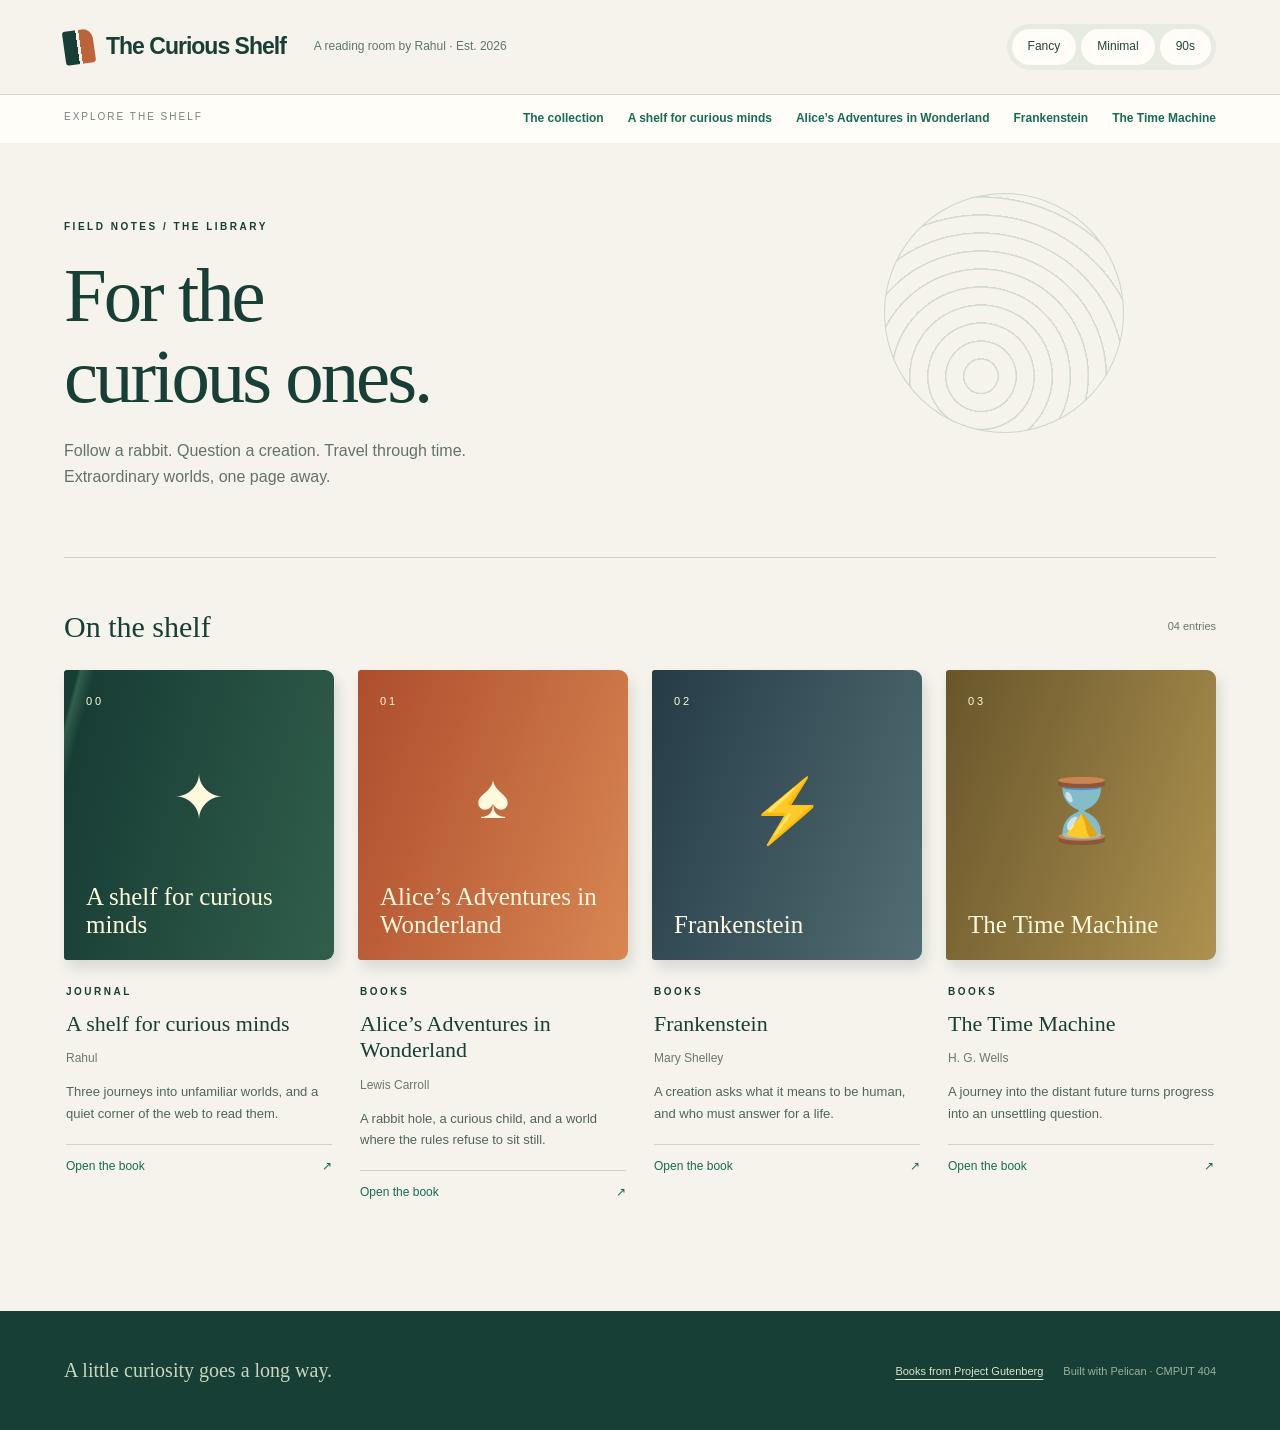
<file: index.html>
<!DOCTYPE html>
<html lang="en">
<head>
<meta charset="utf-8">
<meta name="viewport" content="width=device-width, initial-scale=1">
<title>The Curious Shelf</title>
<meta name="description" content="A small library of curious journeys, curated by Rahul.">
<link id="_stylesheet" rel="stylesheet" href="https://rahulghosh05.github.io/cmput404-pelican-Lab4/theme/fancy.css">
<script>
function changeStylesheet(style) {
    if (!['fancy.css', 'minimal.css', '90s.css'].includes(style)) return;
    const sheet = document.getElementById('_stylesheet');
    sheet.href = sheet.href.replace(/[^/]*\.css$/, style);
}
</script>
</head>
<body>
<a class="skip" href="#main">Skip to content</a>
<header class="masthead">
<a class="brand" href="https://rahulghosh05.github.io/cmput404-pelican-Lab4/index.html"><span class="mark" aria-hidden="true"></span>The Curious Shelf</a>
<p class="tagline">A reading room by Rahul · Est. 2026</p>
<div class="modes" role="group" aria-label="Choose a visual style">
<button type="button" onclick="changeStylesheet('fancy.css')">Fancy</button>
<button type="button" onclick="changeStylesheet('minimal.css')">Minimal</button>
<button type="button" onclick="changeStylesheet('90s.css')">90s</button>
</div>
</header>
<nav class="navigation" aria-label="Library">
<p class="nav-label">Explore the shelf</p>
<a href="https://rahulghosh05.github.io/cmput404-pelican-Lab4/index.html">The collection</a>
<a href="https://rahulghosh05.github.io/cmput404-pelican-Lab4/welcome.html">A shelf for curious minds</a><a href="https://rahulghosh05.github.io/cmput404-pelican-Lab4/alice.html">Alice’s Adventures in Wonderland</a><a href="https://rahulghosh05.github.io/cmput404-pelican-Lab4/frankenstein.html">Frankenstein</a><a href="https://rahulghosh05.github.io/cmput404-pelican-Lab4/time-machine.html">The Time Machine</a></nav>
<main id="main"><section class="intro"><p class="eyebrow">FIELD NOTES / THE LIBRARY</p><h1>For the<br>curious ones.</h1><p class="lede">Follow a rabbit. Question a creation. Travel through time.<br>Extraordinary worlds, one page away.</p><span class="decoration" aria-hidden="true"></span></section>
<section class="collection" aria-labelledby="collection-title"><h2 id="collection-title">On the shelf <span>04 entries</span></h2>
<div class="shelf"><article class="card"><a class="cover cover-welcome" href="https://rahulghosh05.github.io/cmput404-pelican-Lab4/welcome.html" aria-label="Read A shelf for curious minds"><span class="cover-number">00</span><span class="cover-symbol" aria-hidden="true">✦</span><span class="cover-title">A shelf for curious minds</span></a><div class="card-info"><p class="eyebrow">Journal</p><h3><a href="https://rahulghosh05.github.io/cmput404-pelican-Lab4/welcome.html">A shelf for curious minds</a></h3><p class="byline">Rahul</p><div class="summary"><p>Three journeys into unfamiliar worlds, and a quiet corner of the web to read them.</p></div><a class="read-link" href="https://rahulghosh05.github.io/cmput404-pelican-Lab4/welcome.html">Open the book <span aria-hidden="true">↗</span></a></div></article>
<article class="card"><a class="cover cover-alice" href="https://rahulghosh05.github.io/cmput404-pelican-Lab4/alice.html" aria-label="Read Alice’s Adventures in Wonderland"><span class="cover-number">01</span><span class="cover-symbol" aria-hidden="true">♠</span><span class="cover-title">Alice’s Adventures in Wonderland</span></a><div class="card-info"><p class="eyebrow">Books</p><h3><a href="https://rahulghosh05.github.io/cmput404-pelican-Lab4/alice.html">Alice’s Adventures in Wonderland</a></h3><p class="byline">Lewis Carroll</p><div class="summary">A rabbit hole, a curious child, and a world where the rules refuse to sit still.</div><a class="read-link" href="https://rahulghosh05.github.io/cmput404-pelican-Lab4/alice.html">Open the book <span aria-hidden="true">↗</span></a></div></article>
<article class="card"><a class="cover cover-frankenstein" href="https://rahulghosh05.github.io/cmput404-pelican-Lab4/frankenstein.html" aria-label="Read Frankenstein"><span class="cover-number">02</span><span class="cover-symbol" aria-hidden="true">⚡</span><span class="cover-title">Frankenstein</span></a><div class="card-info"><p class="eyebrow">Books</p><h3><a href="https://rahulghosh05.github.io/cmput404-pelican-Lab4/frankenstein.html">Frankenstein</a></h3><p class="byline">Mary Shelley</p><div class="summary">A creation asks what it means to be human, and who must answer for a life.</div><a class="read-link" href="https://rahulghosh05.github.io/cmput404-pelican-Lab4/frankenstein.html">Open the book <span aria-hidden="true">↗</span></a></div></article>
<article class="card"><a class="cover cover-time-machine" href="https://rahulghosh05.github.io/cmput404-pelican-Lab4/time-machine.html" aria-label="Read The Time Machine"><span class="cover-number">03</span><span class="cover-symbol" aria-hidden="true">⌛</span><span class="cover-title">The Time Machine</span></a><div class="card-info"><p class="eyebrow">Books</p><h3><a href="https://rahulghosh05.github.io/cmput404-pelican-Lab4/time-machine.html">The Time Machine</a></h3><p class="byline">H. G. Wells</p><div class="summary">A journey into the distant future turns progress into an unsettling question.</div><a class="read-link" href="https://rahulghosh05.github.io/cmput404-pelican-Lab4/time-machine.html">Open the book <span aria-hidden="true">↗</span></a></div></article>
</div></section>
</main>
<footer class="site-footer"><p>A little curiosity goes a long way.</p><a href="https://www.gutenberg.org/">Books from Project Gutenberg</a><span>Built with Pelican · CMPUT 404</span></footer>
</body>
</html>
</file>
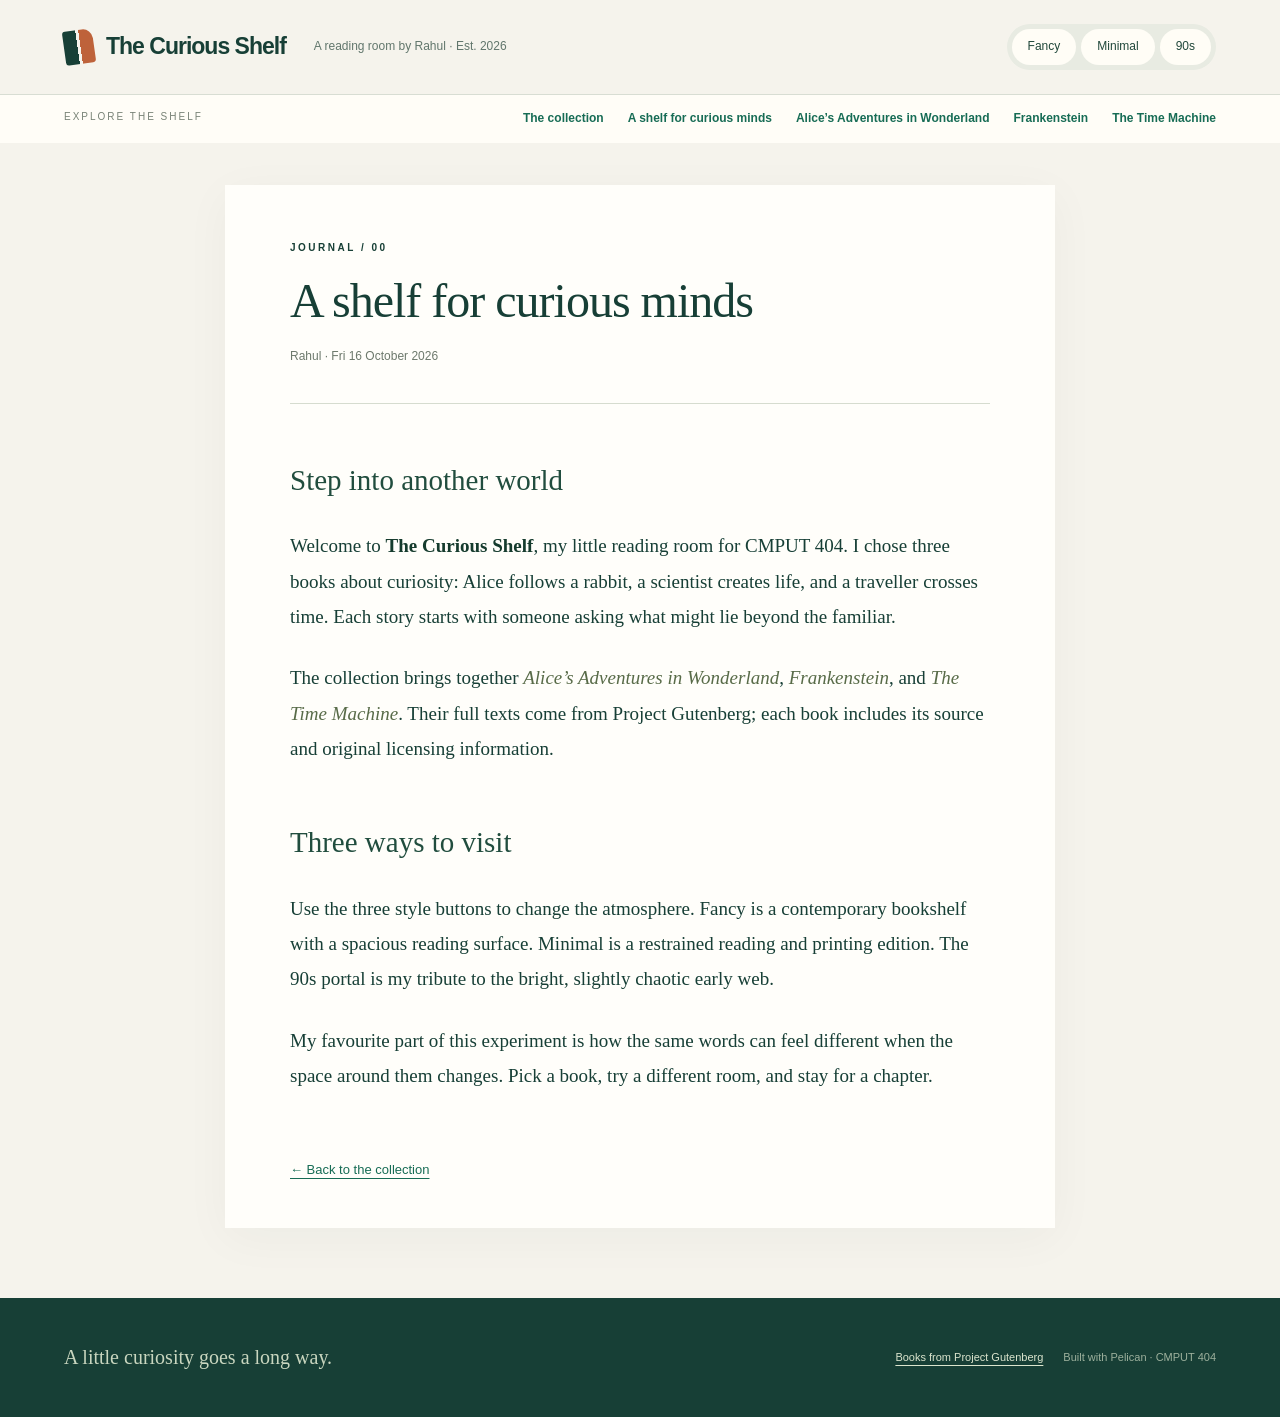
<file: welcome.html>
<!DOCTYPE html>
<html lang="en">
<head>
<meta charset="utf-8">
<meta name="viewport" content="width=device-width, initial-scale=1">
<title>A shelf for curious minds · The Curious Shelf</title>
<meta name="description" content="A small library of curious journeys, curated by Rahul.">
<link id="_stylesheet" rel="stylesheet" href="https://rahulghosh05.github.io/cmput404-pelican-Lab4/theme/fancy.css">
<script>
function changeStylesheet(style) {
    if (!['fancy.css', 'minimal.css', '90s.css'].includes(style)) return;
    const sheet = document.getElementById('_stylesheet');
    sheet.href = sheet.href.replace(/[^/]*\.css$/, style);
}
</script>
</head>
<body>
<a class="skip" href="#main">Skip to content</a>
<header class="masthead">
<a class="brand" href="https://rahulghosh05.github.io/cmput404-pelican-Lab4/index.html"><span class="mark" aria-hidden="true"></span>The Curious Shelf</a>
<p class="tagline">A reading room by Rahul · Est. 2026</p>
<div class="modes" role="group" aria-label="Choose a visual style">
<button type="button" onclick="changeStylesheet('fancy.css')">Fancy</button>
<button type="button" onclick="changeStylesheet('minimal.css')">Minimal</button>
<button type="button" onclick="changeStylesheet('90s.css')">90s</button>
</div>
</header>
<nav class="navigation" aria-label="Library">
<p class="nav-label">Explore the shelf</p>
<a href="https://rahulghosh05.github.io/cmput404-pelican-Lab4/index.html">The collection</a>
<a href="https://rahulghosh05.github.io/cmput404-pelican-Lab4/welcome.html">A shelf for curious minds</a><a href="https://rahulghosh05.github.io/cmput404-pelican-Lab4/alice.html">Alice’s Adventures in Wonderland</a><a href="https://rahulghosh05.github.io/cmput404-pelican-Lab4/frankenstein.html">Frankenstein</a><a href="https://rahulghosh05.github.io/cmput404-pelican-Lab4/time-machine.html">The Time Machine</a></nav>
<main id="main"><article class="reading"><header class="reading-header"><p class="eyebrow">Journal / 00</p><h1>A shelf for curious minds</h1><p class="byline">Rahul · <time datetime="2026-10-16T09:00:00-06:00">Fri 16 October 2026</time></p></header><div class="book-text"><h2>Step into another world</h2>
<p>Welcome to <strong>The Curious Shelf</strong>, my little reading room for CMPUT 404. I chose three books about curiosity: Alice follows a rabbit, a scientist creates life, and a traveller crosses time. Each story starts with someone asking what might lie beyond the familiar.</p>
<p>The collection brings together <em>Alice’s Adventures in Wonderland</em>, <em>Frankenstein</em>, and <em>The Time Machine</em>. Their full texts come from Project Gutenberg; each book includes its source and original licensing information.</p>
<h2>Three ways to visit</h2>
<p>Use the three style buttons to change the atmosphere. Fancy is a contemporary bookshelf with a spacious reading surface. Minimal is a restrained reading and printing edition. The 90s portal is my tribute to the bright, slightly chaotic early web.</p>
<p>My favourite part of this experiment is how the same words can feel different when the space around them changes. Pick a book, try a different room, and stay for a chapter.</p></div><a class="back-link" href="https://rahulghosh05.github.io/cmput404-pelican-Lab4/index.html">← Back to the collection</a></article></main>
<footer class="site-footer"><p>A little curiosity goes a long way.</p><a href="https://www.gutenberg.org/">Books from Project Gutenberg</a><span>Built with Pelican · CMPUT 404</span></footer>
</body>
</html>
</file>
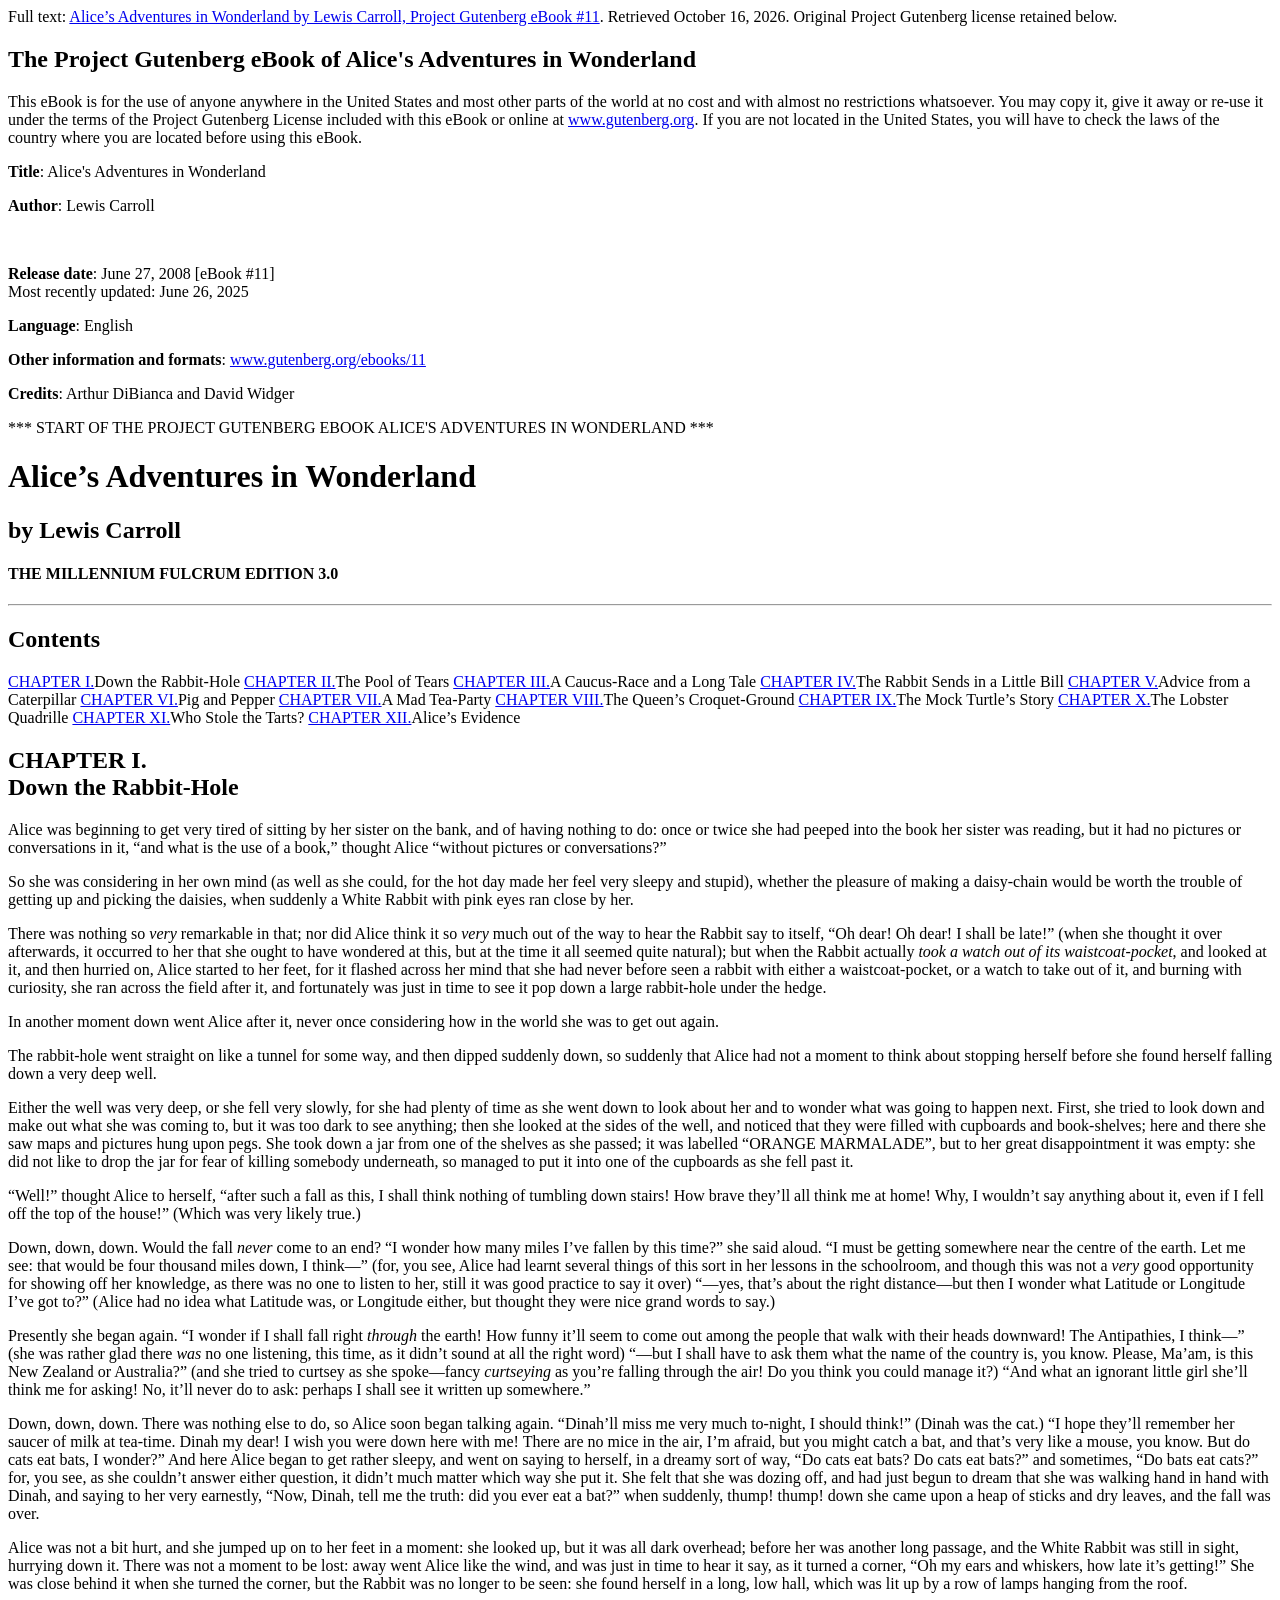
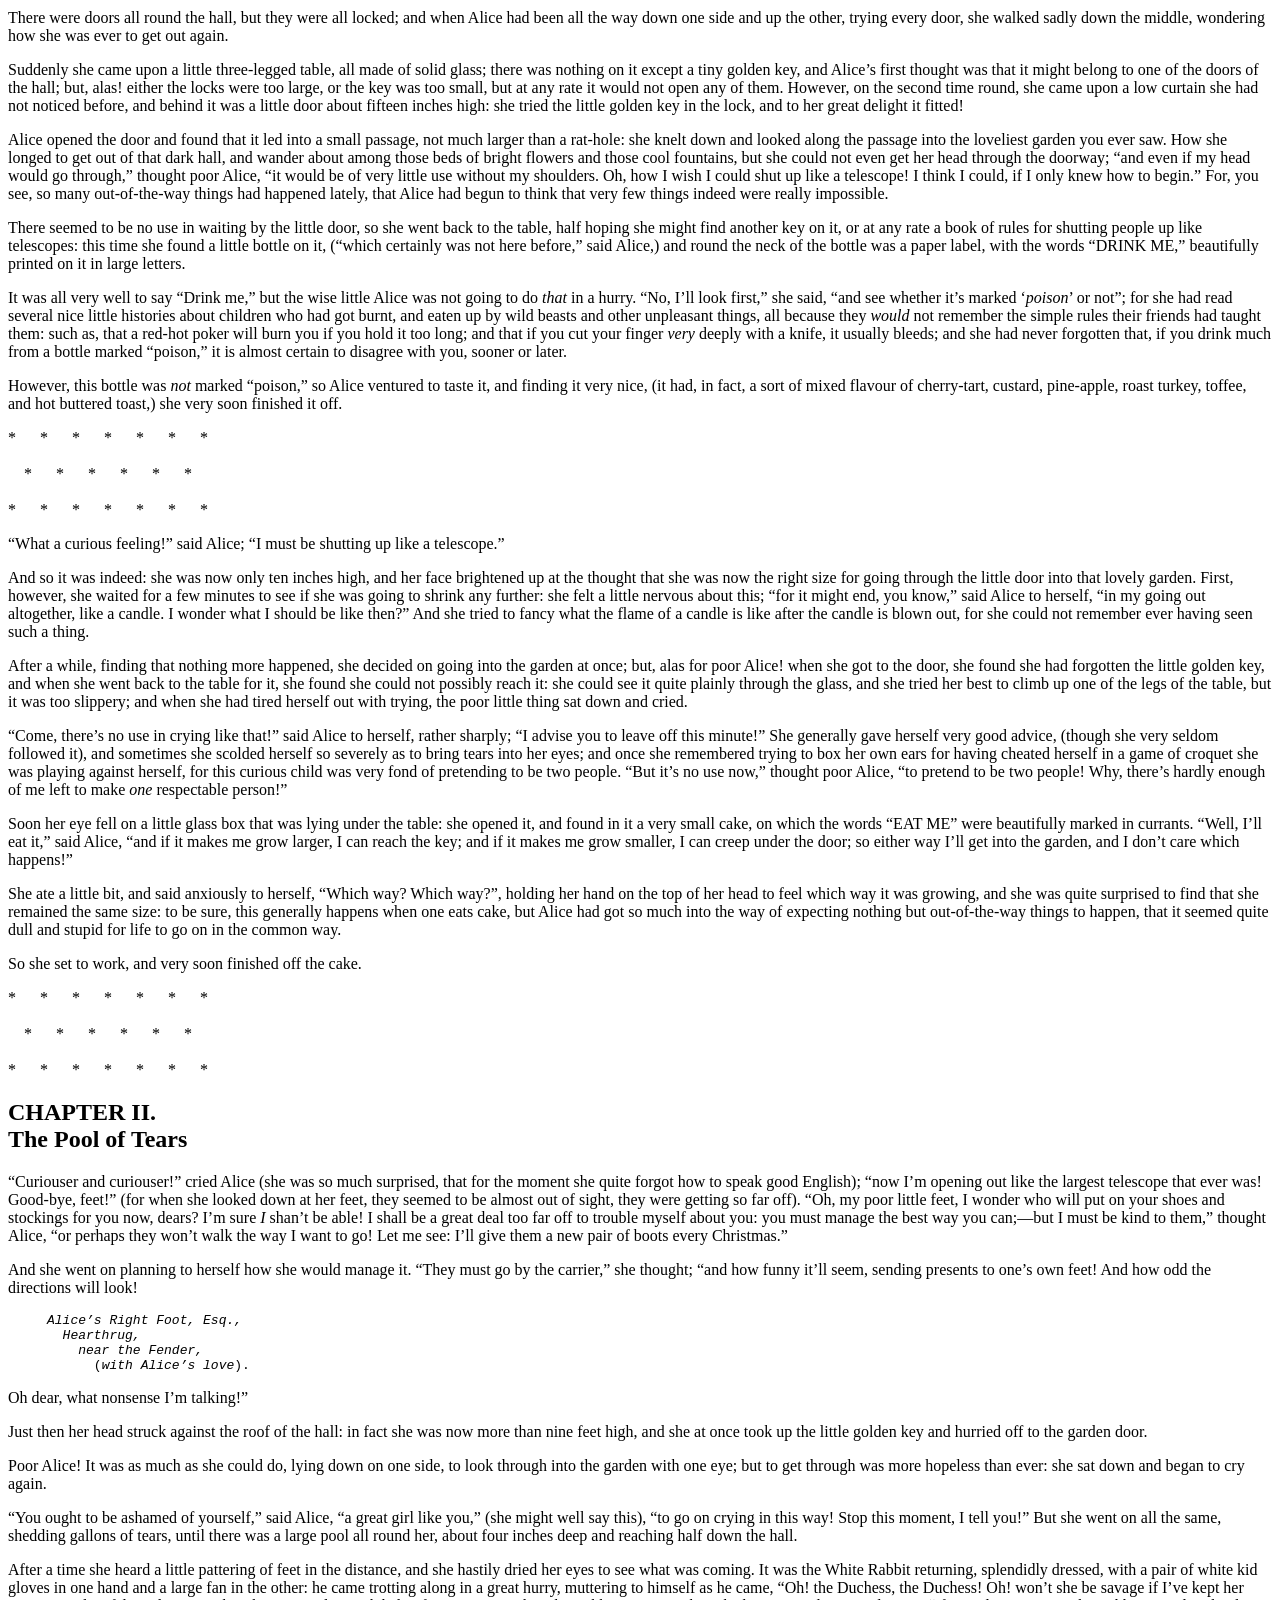
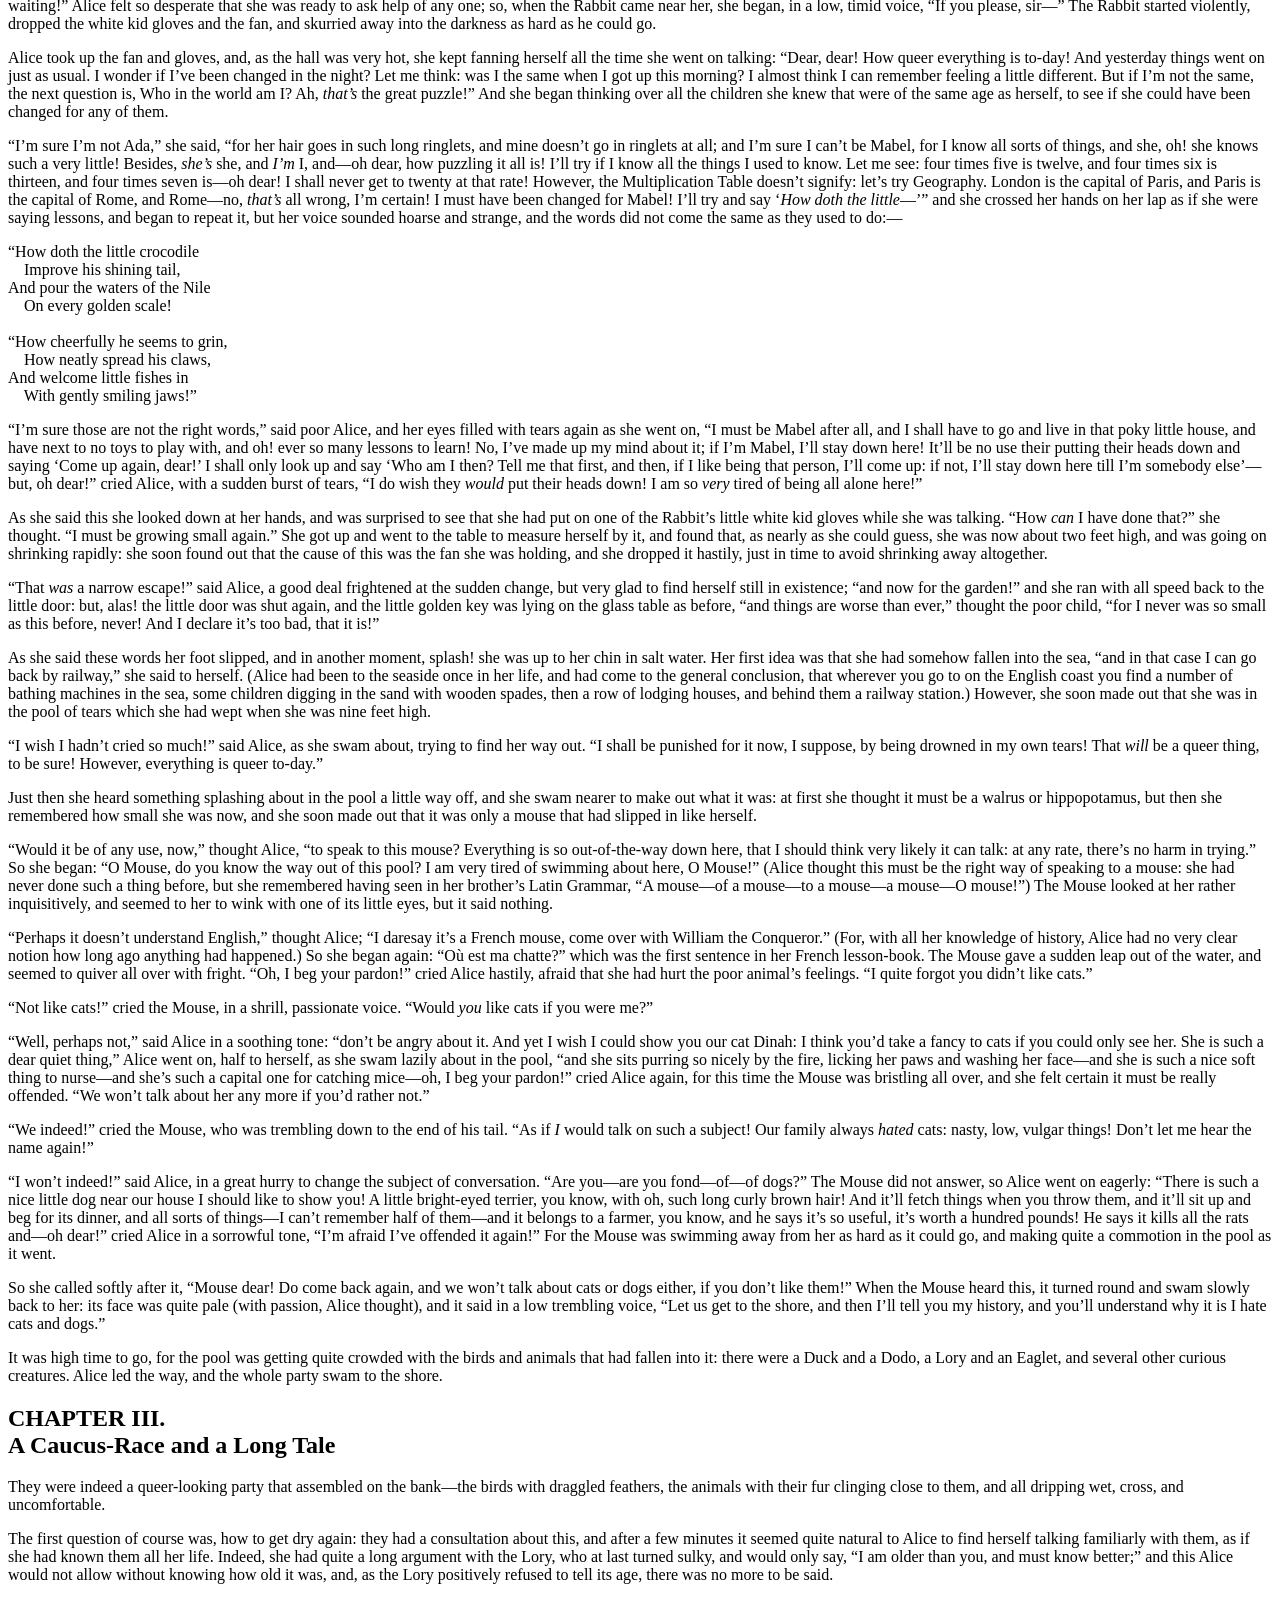
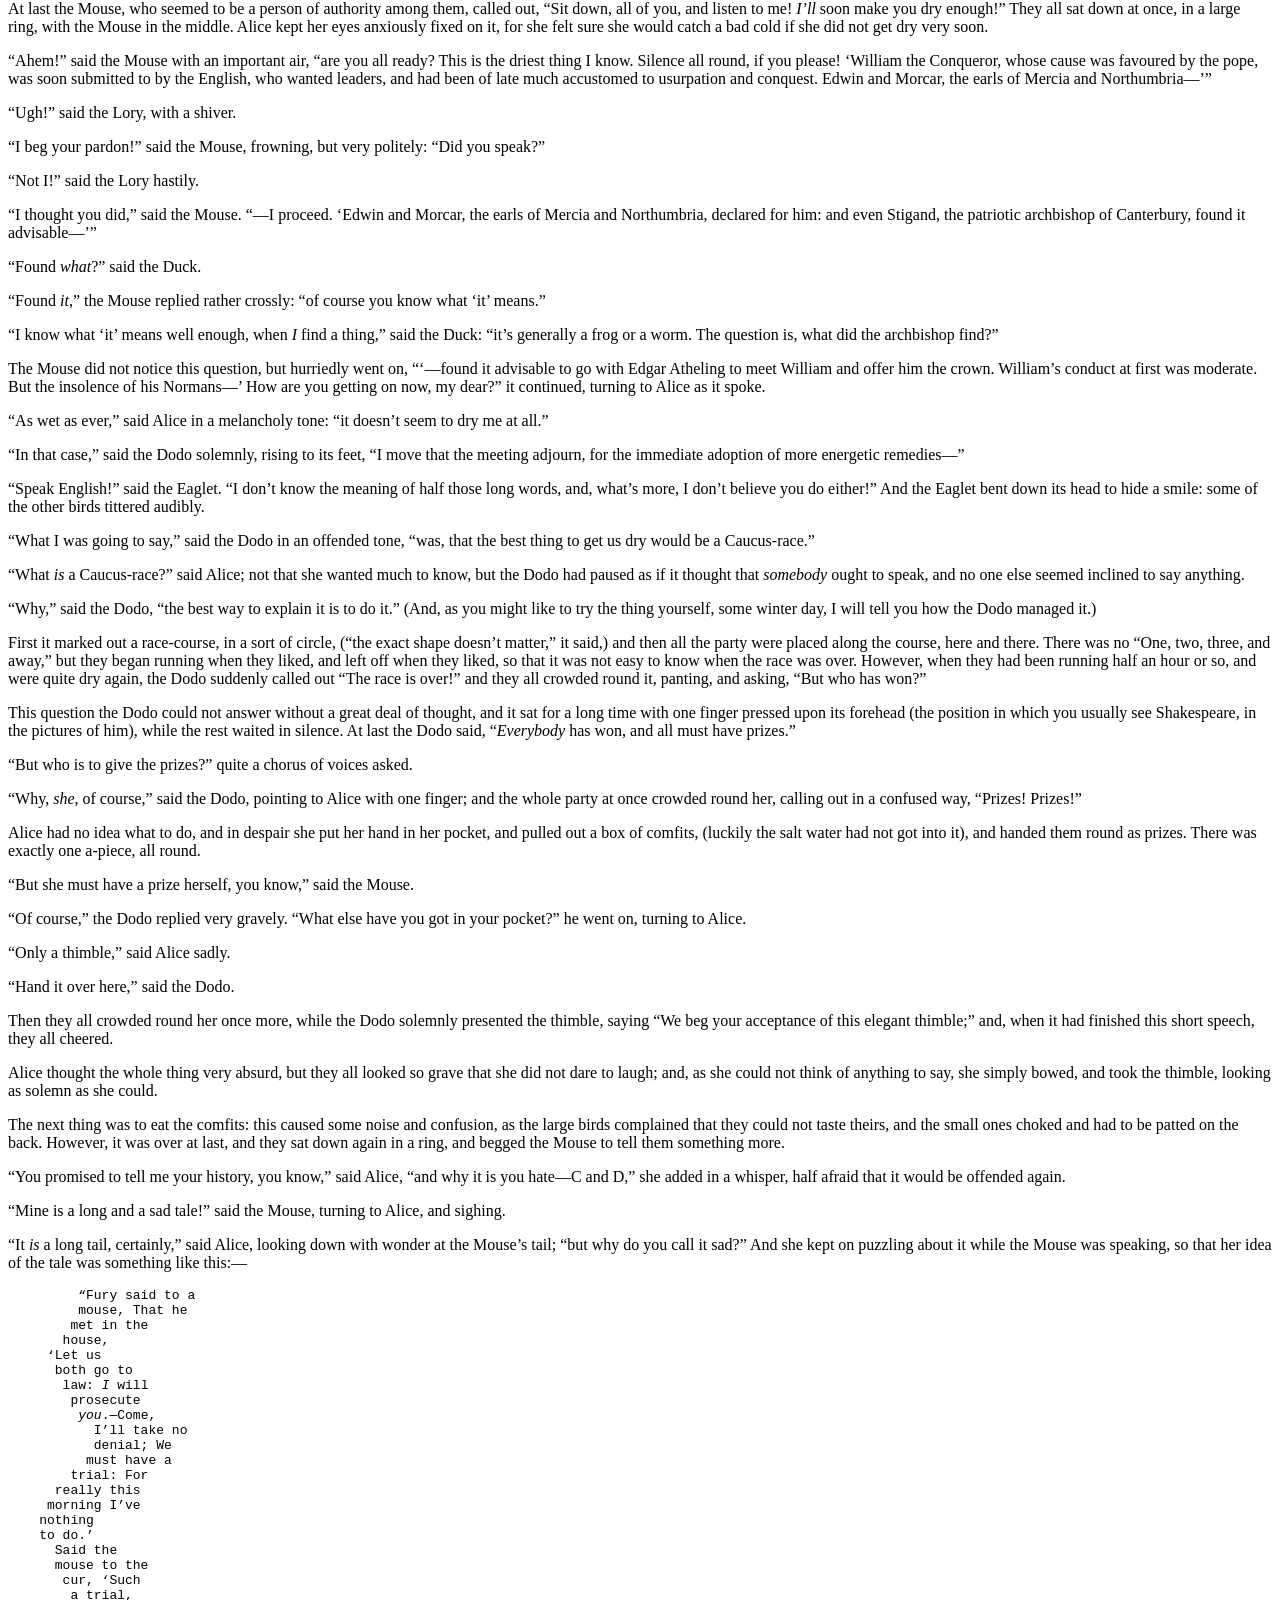
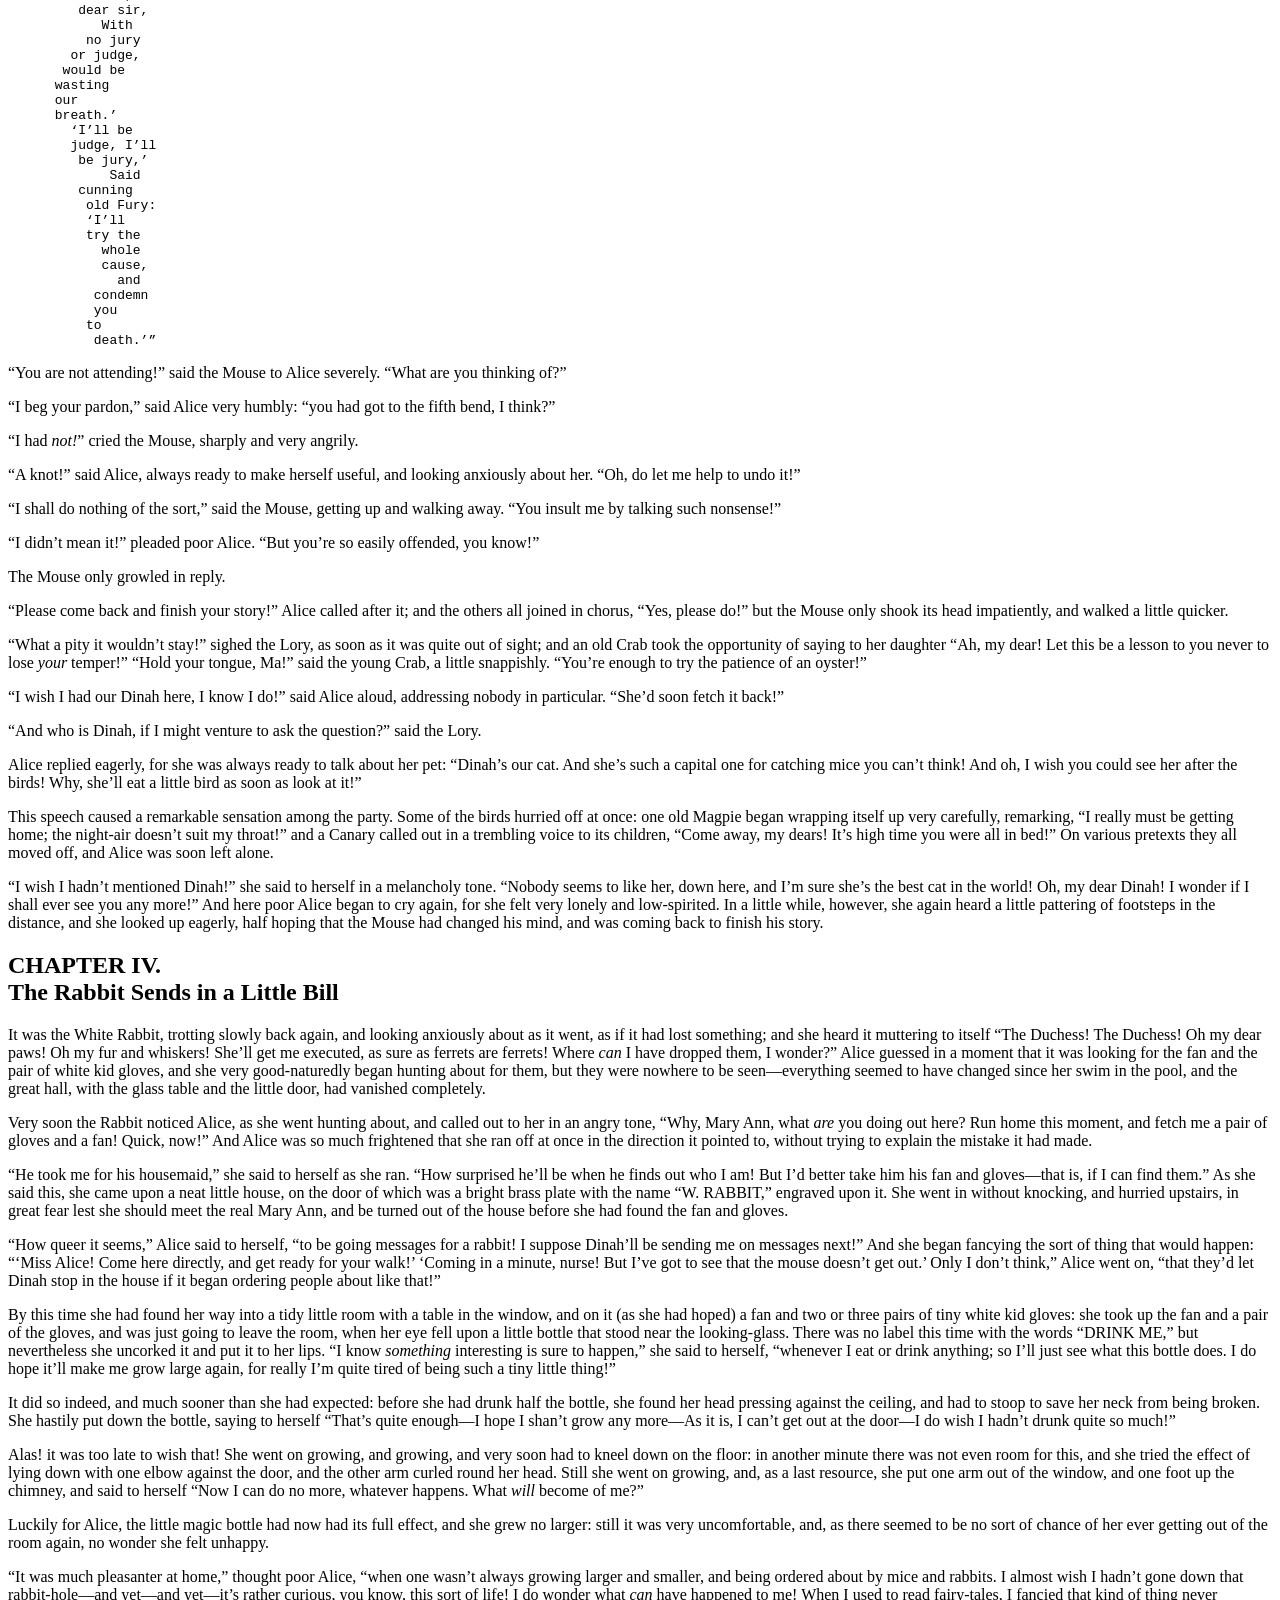
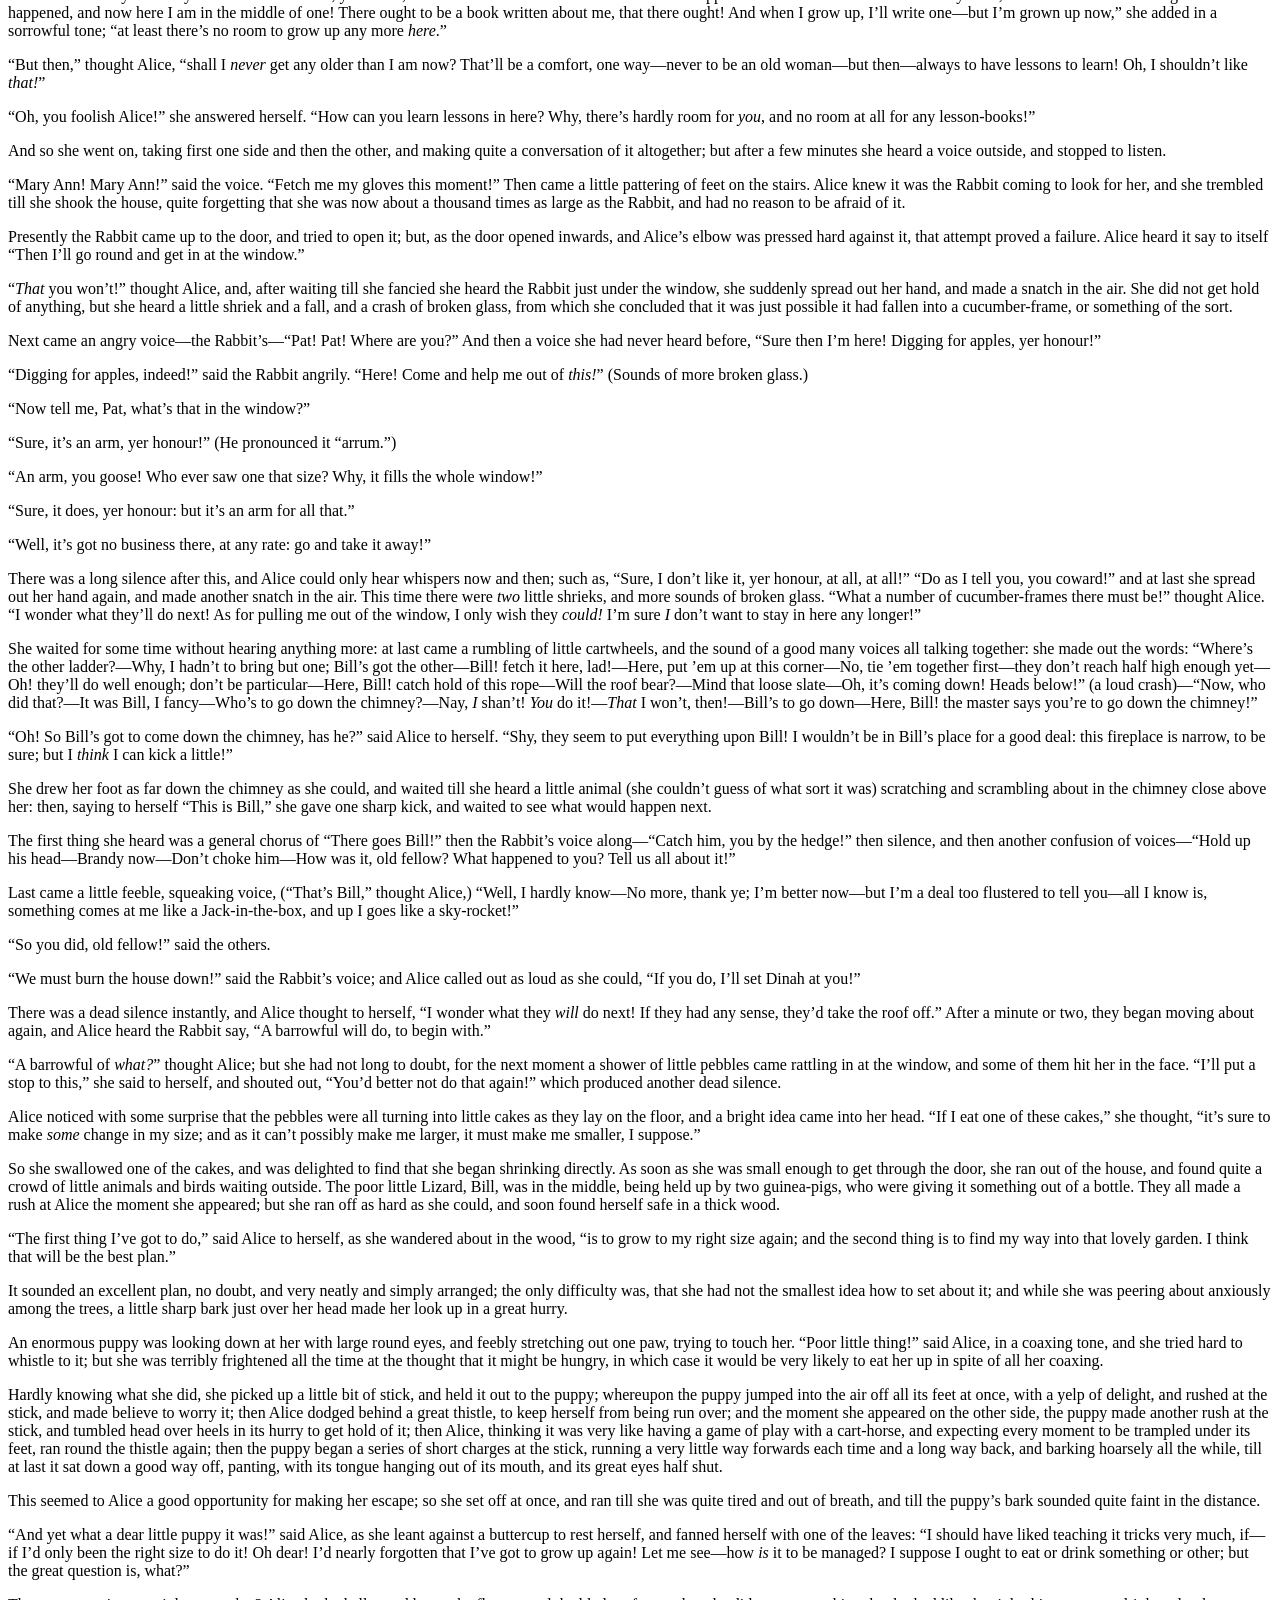
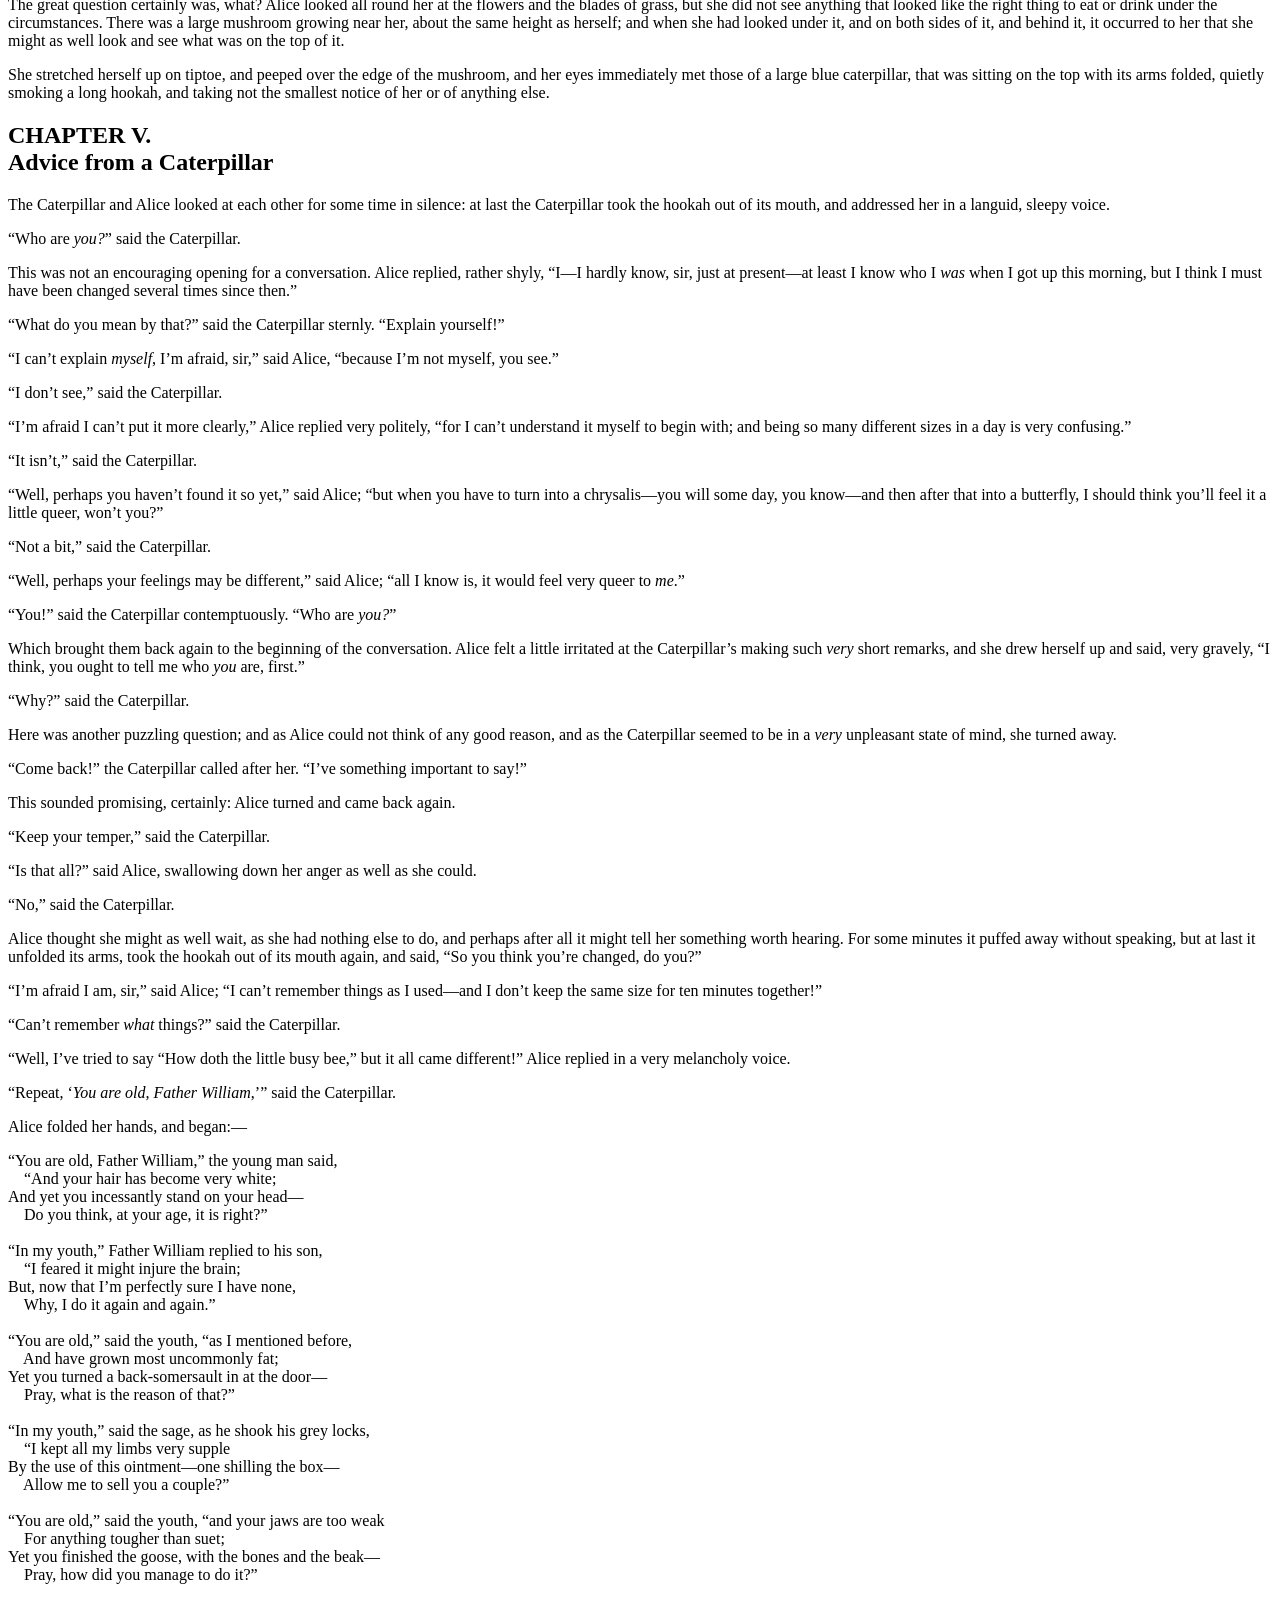
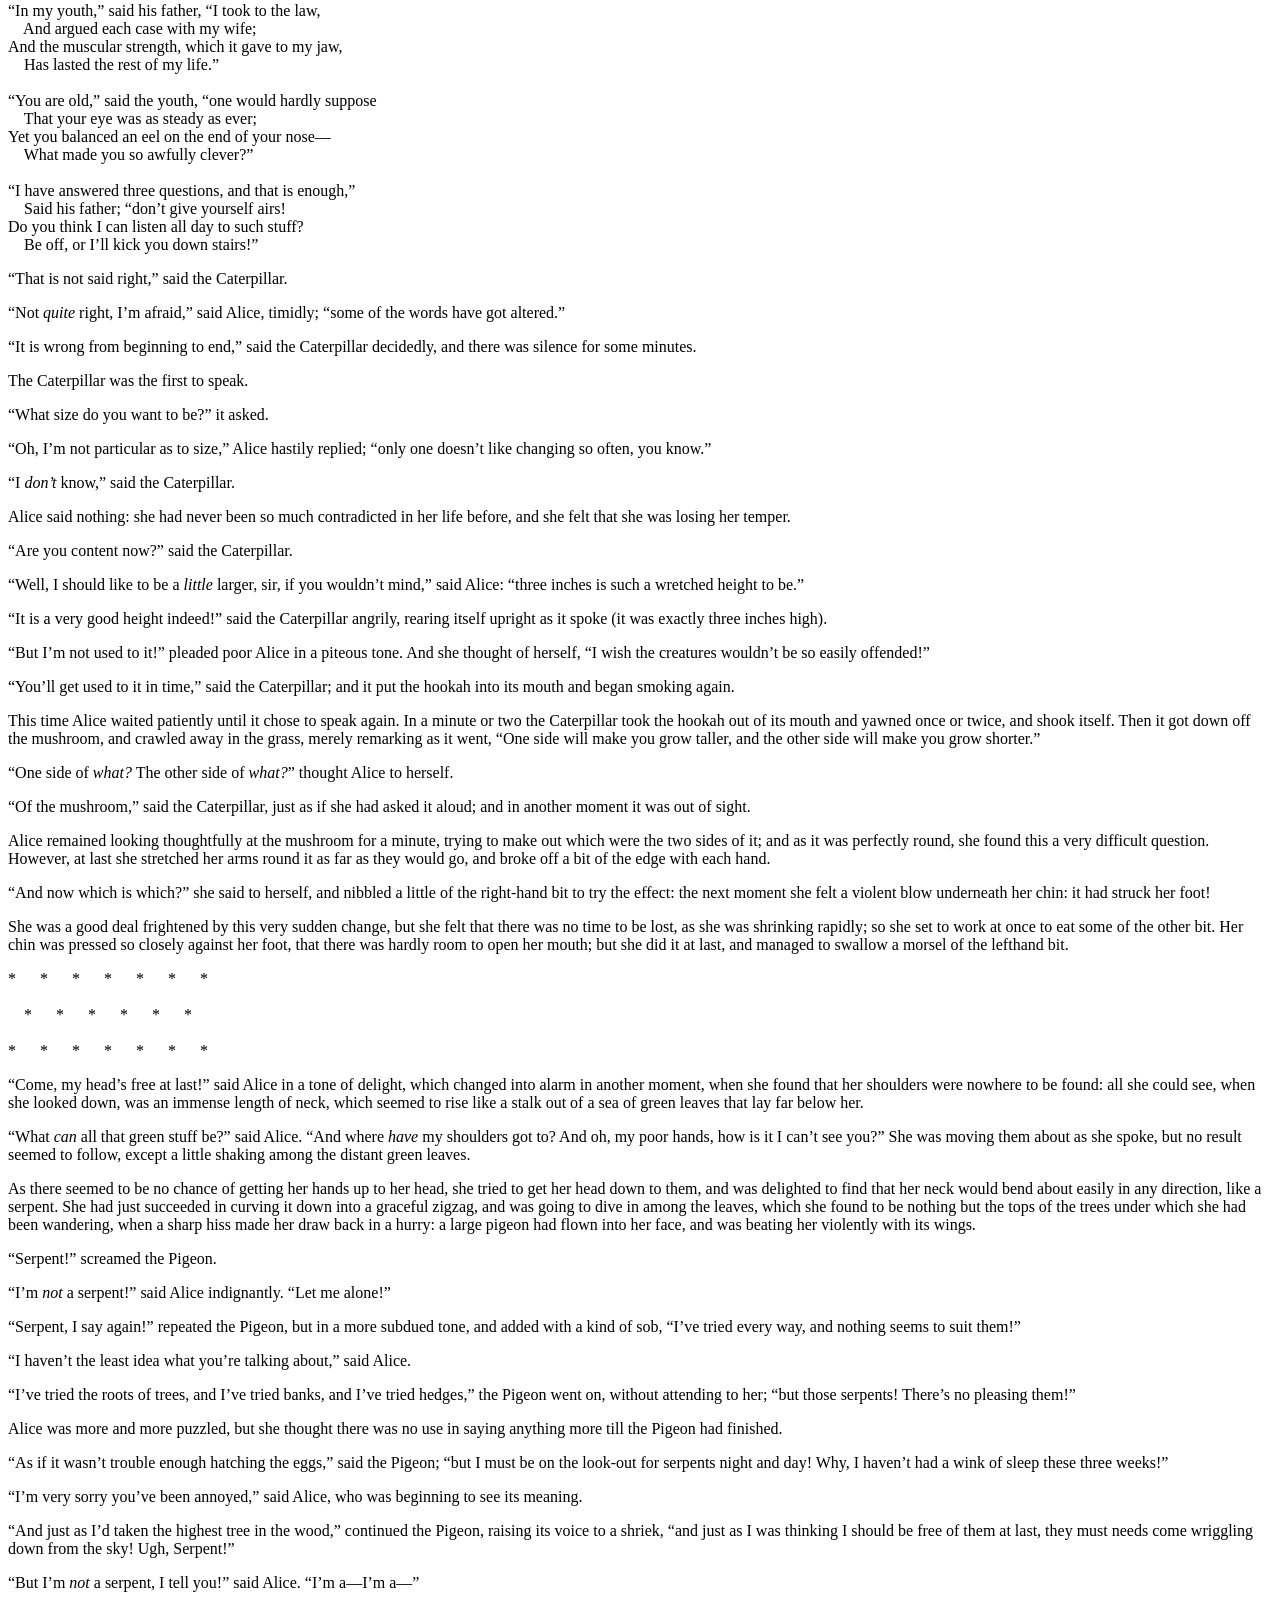
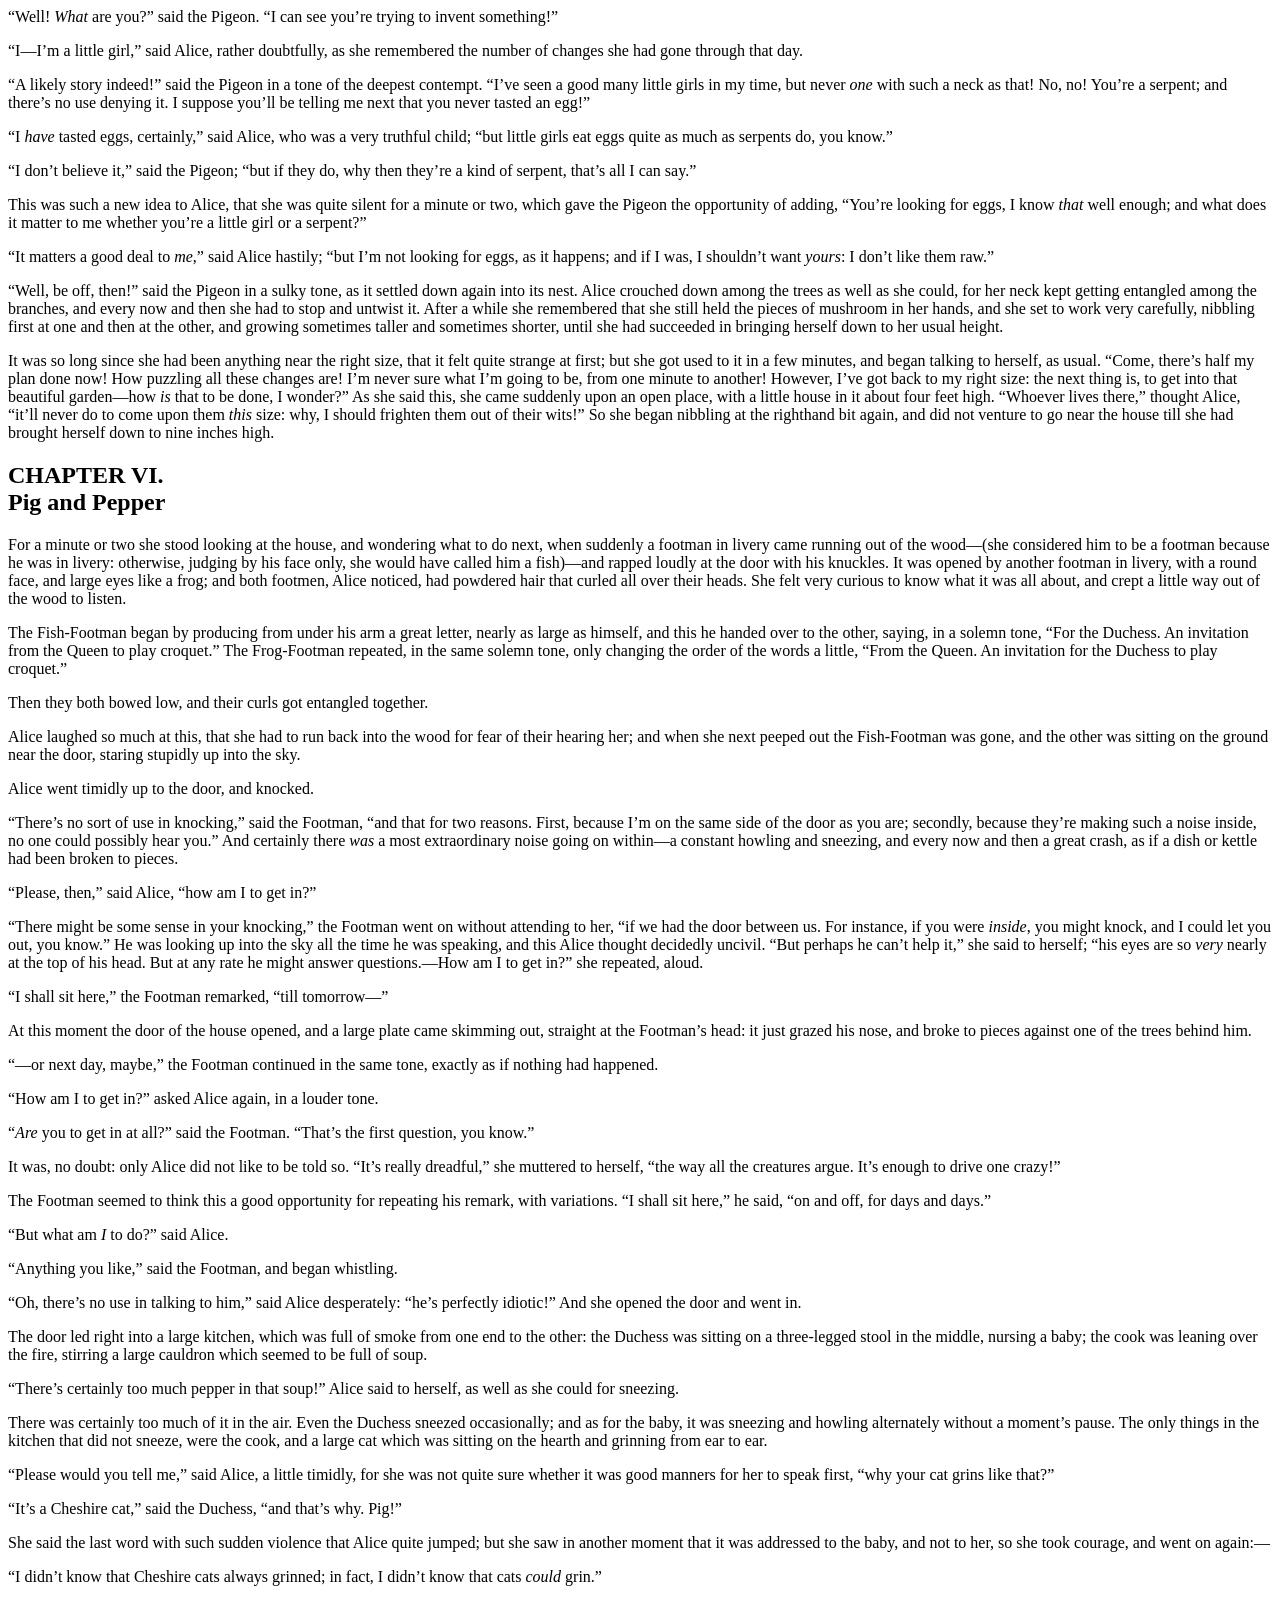
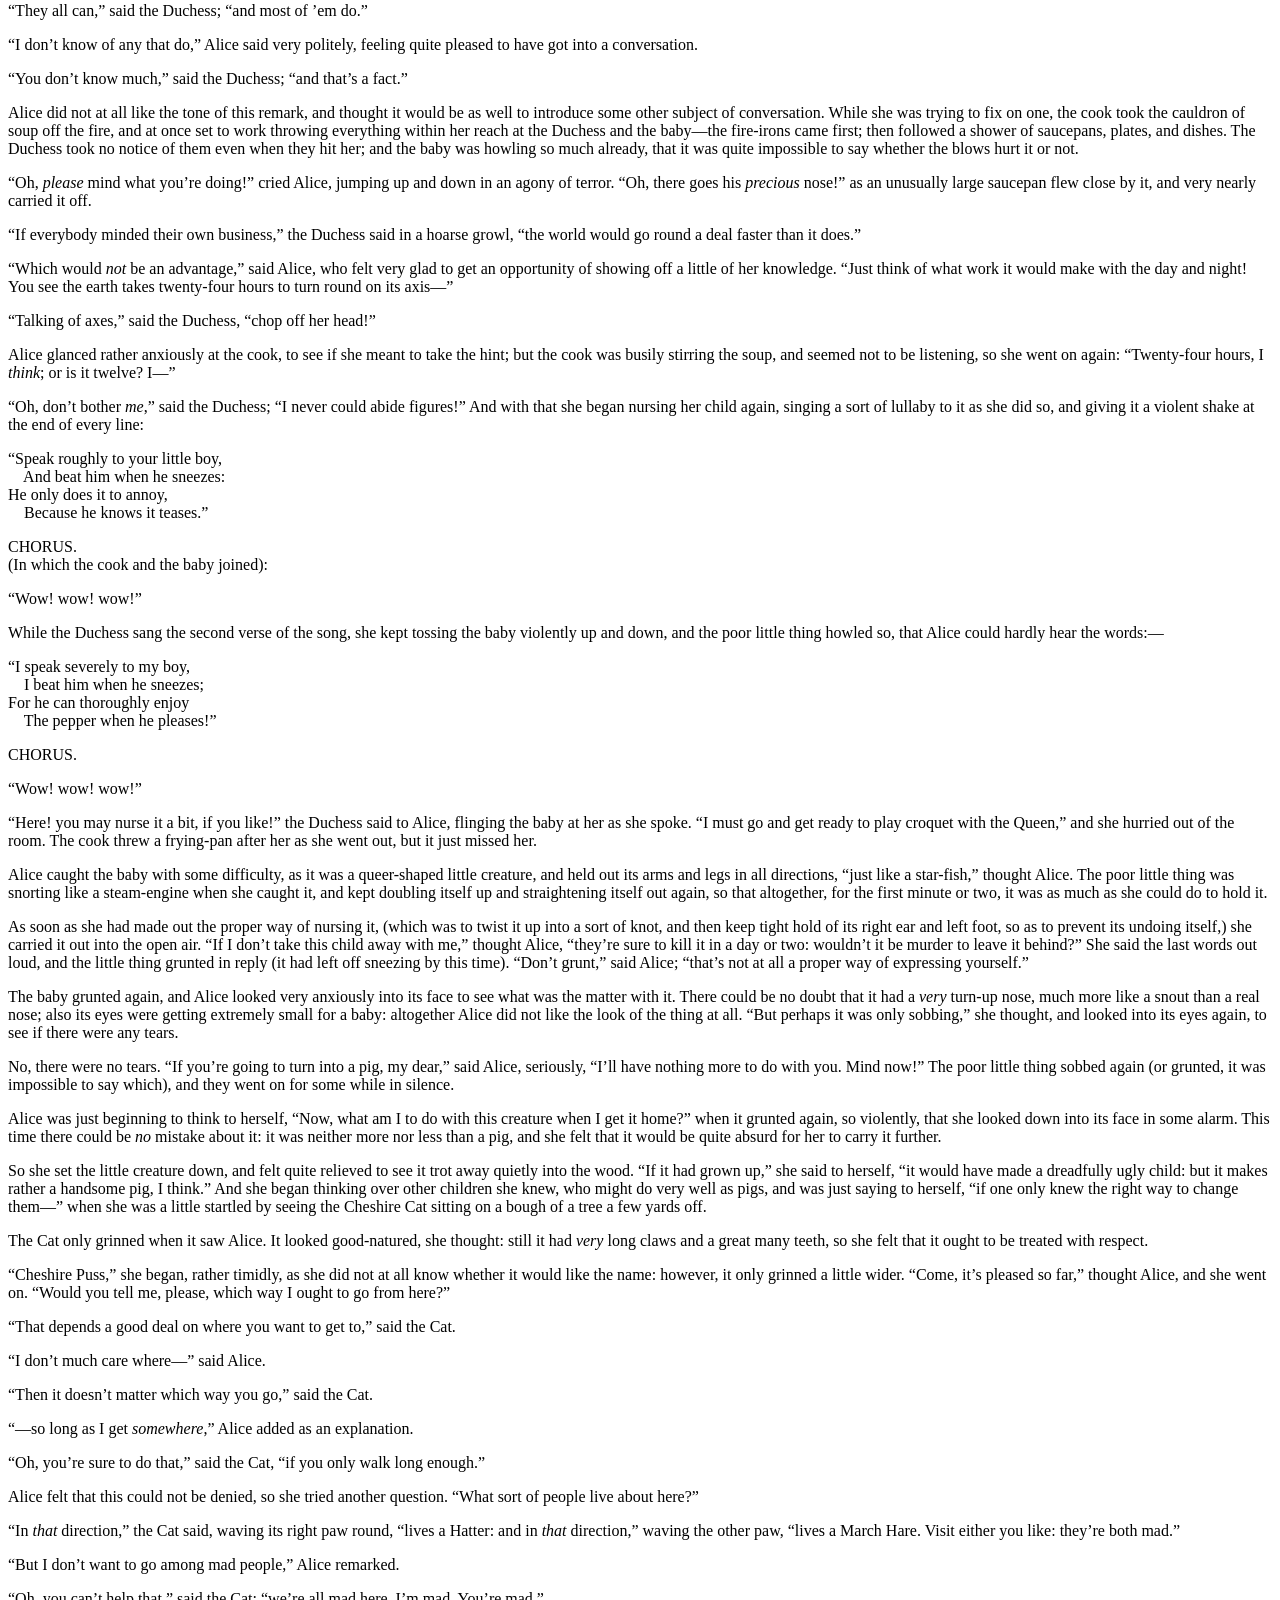
<file: content/alice.html>
<html lang="en"><head><title>Alice’s Adventures in Wonderland</title><meta name="date" content="2026-10-16 08:00"><meta name="category" content="Books"><meta name="authors" content="Lewis Carroll"><meta name="slug" content="alice"><meta name="shelf" content="01"><meta name="symbol" content="♠"><meta name="summary" content="A rabbit hole, a curious child, and a world where the rules refuse to sit still."></head><body><p class="source">Full text: <a href="https://www.gutenberg.org/cache/epub/11/pg11-images.html">Alice’s Adventures in Wonderland by Lewis Carroll, Project Gutenberg eBook #11</a>. Retrieved October 16, 2026. Original Project Gutenberg license retained below.</p><div class="book-body"><a id="pg-header"></a><h2 id="pg-header-heading" title="">The Project Gutenberg eBook of <a id="pg-title-no-subtitle"></a>Alice's Adventures in Wonderland</h2>
This eBook is for the use of anyone anywhere in the United States and
most other parts of the world at no cost and with almost no restrictions
whatsoever. You may copy it, give it away or re-use it under the terms
of the Project Gutenberg License included with this eBook or online
at <a href="https://www.gutenberg.org">www.gutenberg.org</a>. If you are not located in the United States,
you will have to check the laws of the country where you are located
before using this eBook.
<a id="pg-machine-header"></a><p><strong>Title</strong>: Alice's Adventures in Wonderland</p>
<a id="pg-header-authlist"></a>
<p><strong>Author</strong>: Lewis Carroll</p>

<br/>
<p><strong>Release date</strong>: June 27, 2008 [eBook #11]<br/>
                Most recently updated: June 26, 2025</p>
<p><strong>Language</strong>: English</p>
<p><strong>Other information and formats</strong>: <a href="https://www.gutenberg.org/ebooks/11">www.gutenberg.org/ebooks/11</a></p>
<p><strong>Credits</strong>: Arthur DiBianca and David Widger</p>
<a id="pg-start-separator"></a>
*** START OF THE PROJECT GUTENBERG EBOOK ALICE'S ADVENTURES IN WONDERLAND ***




<h1>Alice’s Adventures in Wonderland</h1>
<h2>by Lewis Carroll</h2>
<h4>THE MILLENNIUM FULCRUM EDITION 3.0</h4>
<hr/>
<h2>Contents</h2>


 <a href="#chap01">CHAPTER I.</a>Down the Rabbit-Hole


 <a href="#chap02">CHAPTER II.</a>The Pool of Tears


 <a href="#chap03">CHAPTER III.</a>A Caucus-Race and a Long Tale


 <a href="#chap04">CHAPTER IV.</a>The Rabbit Sends in a Little Bill


 <a href="#chap05">CHAPTER V.</a>Advice from a Caterpillar


 <a href="#chap06">CHAPTER VI.</a>Pig and Pepper


 <a href="#chap07">CHAPTER VII.</a>A Mad Tea-Party


 <a href="#chap08">CHAPTER VIII.</a>The Queen’s Croquet-Ground


 <a href="#chap09">CHAPTER IX.</a>The Mock Turtle’s Story


 <a href="#chap10">CHAPTER X.</a>The Lobster Quadrille


 <a href="#chap11">CHAPTER XI.</a>Who Stole the Tarts?


 <a href="#chap12">CHAPTER XII.</a>Alice’s Evidence



<h2><a id="chap01"></a>CHAPTER I.<br/>
Down the Rabbit-Hole</h2>
<p>
Alice was beginning to get very tired of sitting by her sister on the bank, and
of having nothing to do: once or twice she had peeped into the book her sister
was reading, but it had no pictures or conversations in it, “and what is the
use of a book,” thought Alice “without pictures or conversations?”
</p>
<p>
So she was considering in her own mind (as well as she could, for the hot day
made her feel very sleepy and stupid), whether the pleasure of making a
daisy-chain would be worth the trouble of getting up and picking the daisies,
when suddenly a White Rabbit with pink eyes ran close by her.
</p>
<p>
There was nothing so <i>very</i> remarkable in that; nor did Alice think it so
<i>very</i> much out of the way to hear the Rabbit say to itself, “Oh dear! Oh
dear! I shall be late!” (when she thought it over afterwards, it occurred to
her that she ought to have wondered at this, but at the time it all seemed
quite natural); but when the Rabbit actually <i>took a watch out of its
waistcoat-pocket</i>, and looked at it, and then hurried on, Alice started to
her feet, for it flashed across her mind that she had never before seen a
rabbit with either a waistcoat-pocket, or a watch to take out of it, and
burning with curiosity, she ran across the field after it, and fortunately was
just in time to see it pop down a large rabbit-hole under the hedge.
</p>
<p>
In another moment down went Alice after it, never once considering how in the
world she was to get out again.
</p>
<p>
The rabbit-hole went straight on like a tunnel for some way, and then dipped
suddenly down, so suddenly that Alice had not a moment to think about stopping
herself before she found herself falling down a very deep well.
</p>
<p>
Either the well was very deep, or she fell very slowly, for she had plenty of
time as she went down to look about her and to wonder what was going to happen
next. First, she tried to look down and make out what she was coming to, but it
was too dark to see anything; then she looked at the sides of the well, and
noticed that they were filled with cupboards and book-shelves; here and there
she saw maps and pictures hung upon pegs. She took down a jar from one of the
shelves as she passed; it was labelled “ORANGE MARMALADE”, but to her great
disappointment it was empty: she did not like to drop the jar for fear of
killing somebody underneath, so managed to put it into one of the cupboards as
she fell past it.
</p>
<p>
“Well!” thought Alice to herself, “after such a fall as this, I shall think
nothing of tumbling down stairs! How brave they’ll all think me at home! Why, I
wouldn’t say anything about it, even if I fell off the top of the house!”
(Which was very likely true.)
</p>
<p>
Down, down, down. Would the fall <i>never</i> come to an end? “I wonder how
many miles I’ve fallen by this time?” she said aloud. “I must be getting
somewhere near the centre of the earth. Let me see: that would be four thousand
miles down, I think—” (for, you see, Alice had learnt several things of this
sort in her lessons in the schoolroom, and though this was not a <i>very</i>
good opportunity for showing off her knowledge, as there was no one to listen
to her, still it was good practice to say it over) “—yes, that’s about the
right distance—but then I wonder what Latitude or Longitude I’ve got to?”
(Alice had no idea what Latitude was, or Longitude either, but thought they
were nice grand words to say.)
</p>
<p>
Presently she began again. “I wonder if I shall fall right <i>through</i> the
earth! How funny it’ll seem to come out among the people that walk with their
heads downward! The Antipathies, I think—” (she was rather glad there
<i>was</i> no one listening, this time, as it didn’t sound at all the right
word) “—but I shall have to ask them what the name of the country is, you know.
Please, Ma’am, is this New Zealand or Australia?” (and she tried to curtsey as
she spoke—fancy <i>curtseying</i> as you’re falling through the air! Do you
think you could manage it?) “And what an ignorant little girl she’ll think me
for asking! No, it’ll never do to ask: perhaps I shall see it written up
somewhere.”
</p>
<p>
Down, down, down. There was nothing else to do, so Alice soon began talking
again. “Dinah’ll miss me very much to-night, I should think!” (Dinah was the
cat.) “I hope they’ll remember her saucer of milk at tea-time. Dinah my dear! I
wish you were down here with me! There are no mice in the air, I’m afraid, but
you might catch a bat, and that’s very like a mouse, you know. But do cats eat
bats, I wonder?” And here Alice began to get rather sleepy, and went on saying
to herself, in a dreamy sort of way, “Do cats eat bats? Do cats eat bats?” and
sometimes, “Do bats eat cats?” for, you see, as she couldn’t answer either
question, it didn’t much matter which way she put it. She felt that she was
dozing off, and had just begun to dream that she was walking hand in hand with
Dinah, and saying to her very earnestly, “Now, Dinah, tell me the truth: did
you ever eat a bat?” when suddenly, thump! thump! down she came upon a heap of
sticks and dry leaves, and the fall was over.
</p>
<p>
Alice was not a bit hurt, and she jumped up on to her feet in a moment: she
looked up, but it was all dark overhead; before her was another long passage,
and the White Rabbit was still in sight, hurrying down it. There was not a
moment to be lost: away went Alice like the wind, and was just in time to hear
it say, as it turned a corner, “Oh my ears and whiskers, how late it’s
getting!” She was close behind it when she turned the corner, but the Rabbit
was no longer to be seen: she found herself in a long, low hall, which was lit
up by a row of lamps hanging from the roof.
</p>
<p>
There were doors all round the hall, but they were all locked; and when Alice
had been all the way down one side and up the other, trying every door, she
walked sadly down the middle, wondering how she was ever to get out again.
</p>
<p>
Suddenly she came upon a little three-legged table, all made of solid glass;
there was nothing on it except a tiny golden key, and Alice’s first thought was
that it might belong to one of the doors of the hall; but, alas! either the
locks were too large, or the key was too small, but at any rate it would not
open any of them. However, on the second time round, she came upon a low
curtain she had not noticed before, and behind it was a little door about
fifteen inches high: she tried the little golden key in the lock, and to her
great delight it fitted!
</p>
<p>
Alice opened the door and found that it led into a small passage, not much
larger than a rat-hole: she knelt down and looked along the passage into the
loveliest garden you ever saw. How she longed to get out of that dark hall, and
wander about among those beds of bright flowers and those cool fountains, but
she could not even get her head through the doorway; “and even if my head would
go through,” thought poor Alice, “it would be of very little use without my
shoulders. Oh, how I wish I could shut up like a telescope! I think I could, if
I only knew how to begin.” For, you see, so many out-of-the-way things had
happened lately, that Alice had begun to think that very few things indeed were
really impossible.
</p>
<p>
There seemed to be no use in waiting by the little door, so she went back to
the table, half hoping she might find another key on it, or at any rate a book
of rules for shutting people up like telescopes: this time she found a little
bottle on it, (“which certainly was not here before,” said Alice,) and round
the neck of the bottle was a paper label, with the words “DRINK ME,”
beautifully printed on it in large letters.
</p>
<p>
It was all very well to say “Drink me,” but the wise little Alice was not going
to do <i>that</i> in a hurry. “No, I’ll look first,” she said, “and see whether
it’s marked ‘<i>poison</i>’ or not”; for she had read several nice little
histories about children who had got burnt, and eaten up by wild beasts and
other unpleasant things, all because they <i>would</i> not remember the simple
rules their friends had taught them: such as, that a red-hot poker will burn
you if you hold it too long; and that if you cut your finger <i>very</i> deeply
with a knife, it usually bleeds; and she had never forgotten that, if you drink
much from a bottle marked “poison,” it is almost certain to disagree with you,
sooner or later.
</p>
<p>
However, this bottle was <i>not</i> marked “poison,” so Alice ventured to taste
it, and finding it very nice, (it had, in fact, a sort of mixed flavour of
cherry-tart, custard, pine-apple, roast turkey, toffee, and hot buttered
toast,) she very soon finished it off.
</p>
<p>
*      *      *      *      *      *      *<br/>
<br/>
    *      *      *      *      *      *<br/>
<br/>
*      *      *      *      *      *      *<br/>
</p>
<p>
“What a curious feeling!” said Alice; “I must be shutting up like a telescope.”
</p>
<p>
And so it was indeed: she was now only ten inches high, and her face brightened
up at the thought that she was now the right size for going through the little
door into that lovely garden. First, however, she waited for a few minutes to
see if she was going to shrink any further: she felt a little nervous about
this; “for it might end, you know,” said Alice to herself, “in my going out
altogether, like a candle. I wonder what I should be like then?” And she tried
to fancy what the flame of a candle is like after the candle is blown out, for
she could not remember ever having seen such a thing.
</p>
<p>
After a while, finding that nothing more happened, she decided on going into
the garden at once; but, alas for poor Alice! when she got to the door, she
found she had forgotten the little golden key, and when she went back to the
table for it, she found she could not possibly reach it: she could see it quite
plainly through the glass, and she tried her best to climb up one of the legs
of the table, but it was too slippery; and when she had tired herself out with
trying, the poor little thing sat down and cried.
</p>
<p>
“Come, there’s no use in crying like that!” said Alice to herself, rather
sharply; “I advise you to leave off this minute!” She generally gave herself
very good advice, (though she very seldom followed it), and sometimes she
scolded herself so severely as to bring tears into her eyes; and once she
remembered trying to box her own ears for having cheated herself in a game of
croquet she was playing against herself, for this curious child was very fond
of pretending to be two people. “But it’s no use now,” thought poor Alice, “to
pretend to be two people! Why, there’s hardly enough of me left to make
<i>one</i> respectable person!”
</p>
<p>
Soon her eye fell on a little glass box that was lying under the table: she
opened it, and found in it a very small cake, on which the words “EAT ME” were
beautifully marked in currants. “Well, I’ll eat it,” said Alice, “and if it
makes me grow larger, I can reach the key; and if it makes me grow smaller, I
can creep under the door; so either way I’ll get into the garden, and I don’t
care which happens!”
</p>
<p>
She ate a little bit, and said anxiously to herself, “Which way? Which way?”,
holding her hand on the top of her head to feel which way it was growing, and
she was quite surprised to find that she remained the same size: to be sure,
this generally happens when one eats cake, but Alice had got so much into the
way of expecting nothing but out-of-the-way things to happen, that it seemed
quite dull and stupid for life to go on in the common way.
</p>
<p>
So she set to work, and very soon finished off the cake.
</p>
<p>
*      *      *      *      *      *      *<br/>
<br/>
    *      *      *      *      *      *<br/>
<br/>
*      *      *      *      *      *      *<br/>
</p>
<!--end chapter-->

<h2><a id="chap02"></a>CHAPTER II.<br/>
The Pool of Tears</h2>
<p>
“Curiouser and curiouser!” cried Alice (she was so much surprised, that for the
moment she quite forgot how to speak good English); “now I’m opening out like
the largest telescope that ever was! Good-bye, feet!” (for when she looked down
at her feet, they seemed to be almost out of sight, they were getting so far
off). “Oh, my poor little feet, I wonder who will put on your shoes and
stockings for you now, dears? I’m sure <i>I</i> shan’t be able! I shall be a
great deal too far off to trouble myself about you: you must manage the best
way you can;—but I must be kind to them,” thought Alice, “or perhaps they won’t
walk the way I want to go! Let me see: I’ll give them a new pair of boots every
Christmas.”
</p>
<p>
And she went on planning to herself how she would manage it. “They must go by
the carrier,” she thought; “and how funny it’ll seem, sending presents to one’s
own feet! And how odd the directions will look!
</p>
<pre>
     <i>Alice’s Right Foot, Esq.,
       Hearthrug,
         near the Fender,</i>
           (<i>with Alice’s love</i>).
</pre>
<p>
Oh dear, what nonsense I’m talking!”
</p>
<p>
Just then her head struck against the roof of the hall: in fact she was now
more than nine feet high, and she at once took up the little golden key and
hurried off to the garden door.
</p>
<p>
Poor Alice! It was as much as she could do, lying down on one side, to look
through into the garden with one eye; but to get through was more hopeless than
ever: she sat down and began to cry again.
</p>
<p>
“You ought to be ashamed of yourself,” said Alice, “a great girl like you,”
(she might well say this), “to go on crying in this way! Stop this moment, I
tell you!” But she went on all the same, shedding gallons of tears, until there
was a large pool all round her, about four inches deep and reaching half down
the hall.
</p>
<p>
After a time she heard a little pattering of feet in the distance, and she
hastily dried her eyes to see what was coming. It was the White Rabbit
returning, splendidly dressed, with a pair of white kid gloves in one hand and
a large fan in the other: he came trotting along in a great hurry, muttering to
himself as he came, “Oh! the Duchess, the Duchess! Oh! won’t she be savage if
I’ve kept her waiting!” Alice felt so desperate that she was ready to ask help
of any one; so, when the Rabbit came near her, she began, in a low, timid
voice, “If you please, sir—” The Rabbit started violently, dropped the white
kid gloves and the fan, and skurried away into the darkness as hard as he could
go.
</p>
<p>
Alice took up the fan and gloves, and, as the hall was very hot, she kept
fanning herself all the time she went on talking: “Dear, dear! How queer
everything is to-day! And yesterday things went on just as usual. I wonder if
I’ve been changed in the night? Let me think: was I the same when I got up this
morning? I almost think I can remember feeling a little different. But if I’m
not the same, the next question is, Who in the world am I? Ah, <i>that’s</i>
the great puzzle!” And she began thinking over all the children she knew that
were of the same age as herself, to see if she could have been changed for any
of them.
</p>
<p>
“I’m sure I’m not Ada,” she said, “for her hair goes in such long ringlets, and
mine doesn’t go in ringlets at all; and I’m sure I can’t be Mabel, for I know
all sorts of things, and she, oh! she knows such a very little! Besides,
<i>she’s</i> she, and <i>I’m</i> I, and—oh dear, how puzzling it all is! I’ll
try if I know all the things I used to know. Let me see: four times five is
twelve, and four times six is thirteen, and four times seven is—oh dear! I
shall never get to twenty at that rate! However, the Multiplication Table
doesn’t signify: let’s try Geography. London is the capital of Paris, and Paris
is the capital of Rome, and Rome—no, <i>that’s</i> all wrong, I’m certain! I
must have been changed for Mabel! I’ll try and say ‘<i>How doth the
little</i>—’” and she crossed her hands on her lap as if she were saying
lessons, and began to repeat it, but her voice sounded hoarse and strange, and
the words did not come the same as they used to do:—
</p>
<p>
“How doth the little crocodile<br/>
    Improve his shining tail,<br/>
And pour the waters of the Nile<br/>
    On every golden scale!<br/>
<br/>
“How cheerfully he seems to grin,<br/>
    How neatly spread his claws,<br/>
And welcome little fishes in<br/>
    With gently smiling jaws!”
</p>
<p>
“I’m sure those are not the right words,” said poor Alice, and her eyes filled
with tears again as she went on, “I must be Mabel after all, and I shall have
to go and live in that poky little house, and have next to no toys to play
with, and oh! ever so many lessons to learn! No, I’ve made up my mind about it;
if I’m Mabel, I’ll stay down here! It’ll be no use their putting their heads
down and saying ‘Come up again, dear!’ I shall only look up and say ‘Who am I
then? Tell me that first, and then, if I like being that person, I’ll come up:
if not, I’ll stay down here till I’m somebody else’—but, oh dear!” cried Alice,
with a sudden burst of tears, “I do wish they <i>would</i> put their heads
down! I am so <i>very</i> tired of being all alone here!”
</p>
<p>
As she said this she looked down at her hands, and was surprised to see that
she had put on one of the Rabbit’s little white kid gloves while she was
talking. “How <i>can</i> I have done that?” she thought. “I must be growing
small again.” She got up and went to the table to measure herself by it, and
found that, as nearly as she could guess, she was now about two feet high, and
was going on shrinking rapidly: she soon found out that the cause of this was
the fan she was holding, and she dropped it hastily, just in time to avoid
shrinking away altogether.
</p>
<p>
“That <i>was</i> a narrow escape!” said Alice, a good deal frightened at the
sudden change, but very glad to find herself still in existence; “and now for
the garden!” and she ran with all speed back to the little door: but, alas! the
little door was shut again, and the little golden key was lying on the glass
table as before, “and things are worse than ever,” thought the poor child, “for
I never was so small as this before, never! And I declare it’s too bad, that it
is!”
</p>
<p>
As she said these words her foot slipped, and in another moment, splash! she
was up to her chin in salt water. Her first idea was that she had somehow
fallen into the sea, “and in that case I can go back by railway,” she said to
herself. (Alice had been to the seaside once in her life, and had come to the
general conclusion, that wherever you go to on the English coast you find a
number of bathing machines in the sea, some children digging in the sand with
wooden spades, then a row of lodging houses, and behind them a railway
station.) However, she soon made out that she was in the pool of tears which
she had wept when she was nine feet high.
</p>
<p>
“I wish I hadn’t cried so much!” said Alice, as she swam about, trying to find
her way out. “I shall be punished for it now, I suppose, by being drowned in my
own tears! That <i>will</i> be a queer thing, to be sure! However, everything
is queer to-day.”
</p>
<p>
Just then she heard something splashing about in the pool a little way off, and
she swam nearer to make out what it was: at first she thought it must be a
walrus or hippopotamus, but then she remembered how small she was now, and she
soon made out that it was only a mouse that had slipped in like herself.
</p>
<p>
“Would it be of any use, now,” thought Alice, “to speak to this mouse?
Everything is so out-of-the-way down here, that I should think very likely it
can talk: at any rate, there’s no harm in trying.” So she began: “O Mouse, do
you know the way out of this pool? I am very tired of swimming about here, O
Mouse!” (Alice thought this must be the right way of speaking to a mouse: she
had never done such a thing before, but she remembered having seen in her
brother’s Latin Grammar, “A mouse—of a mouse—to a mouse—a mouse—O mouse!”) The
Mouse looked at her rather inquisitively, and seemed to her to wink with one of
its little eyes, but it said nothing.
</p>
<p>
“Perhaps it doesn’t understand English,” thought Alice; “I daresay it’s a
French mouse, come over with William the Conqueror.” (For, with all her
knowledge of history, Alice had no very clear notion how long ago anything had
happened.) So she began again: “Où est ma chatte?” which was the first sentence
in her French lesson-book. The Mouse gave a sudden leap out of the water, and
seemed to quiver all over with fright. “Oh, I beg your pardon!” cried Alice
hastily, afraid that she had hurt the poor animal’s feelings. “I quite forgot
you didn’t like cats.”
</p>
<p>
“Not like cats!” cried the Mouse, in a shrill, passionate voice. “Would
<i>you</i> like cats if you were me?”
</p>
<p>
“Well, perhaps not,” said Alice in a soothing tone: “don’t be angry about it.
And yet I wish I could show you our cat Dinah: I think you’d take a fancy to
cats if you could only see her. She is such a dear quiet thing,” Alice went on,
half to herself, as she swam lazily about in the pool, “and she sits purring so
nicely by the fire, licking her paws and washing her face—and she is such a
nice soft thing to nurse—and she’s such a capital one for catching mice—oh, I
beg your pardon!” cried Alice again, for this time the Mouse was bristling all
over, and she felt certain it must be really offended. “We won’t talk about her
any more if you’d rather not.”
</p>
<p>
“We indeed!” cried the Mouse, who was trembling down to the end of his tail.
“As if <i>I</i> would talk on such a subject! Our family always <i>hated</i>
cats: nasty, low, vulgar things! Don’t let me hear the name again!”
</p>
<p>
“I won’t indeed!” said Alice, in a great hurry to change the subject of
conversation. “Are you—are you fond—of—of dogs?” The Mouse did not answer, so
Alice went on eagerly: “There is such a nice little dog near our house I should
like to show you! A little bright-eyed terrier, you know, with oh, such long
curly brown hair! And it’ll fetch things when you throw them, and it’ll sit up
and beg for its dinner, and all sorts of things—I can’t remember half of
them—and it belongs to a farmer, you know, and he says it’s so useful, it’s
worth a hundred pounds! He says it kills all the rats and—oh dear!” cried Alice
in a sorrowful tone, “I’m afraid I’ve offended it again!” For the Mouse was
swimming away from her as hard as it could go, and making quite a commotion in
the pool as it went.
</p>
<p>
So she called softly after it, “Mouse dear! Do come back again, and we won’t
talk about cats or dogs either, if you don’t like them!” When the Mouse heard
this, it turned round and swam slowly back to her: its face was quite pale
(with passion, Alice thought), and it said in a low trembling voice, “Let us
get to the shore, and then I’ll tell you my history, and you’ll understand why
it is I hate cats and dogs.”
</p>
<p>
It was high time to go, for the pool was getting quite crowded with the birds
and animals that had fallen into it: there were a Duck and a Dodo, a Lory and
an Eaglet, and several other curious creatures. Alice led the way, and the
whole party swam to the shore.
</p>
<!--end chapter-->

<h2><a id="chap03"></a>CHAPTER III.<br/>
A Caucus-Race and a Long Tale</h2>
<p>
They were indeed a queer-looking party that assembled on the bank—the birds
with draggled feathers, the animals with their fur clinging close to them, and
all dripping wet, cross, and uncomfortable.
</p>
<p>
The first question of course was, how to get dry again: they had a consultation
about this, and after a few minutes it seemed quite natural to Alice to find
herself talking familiarly with them, as if she had known them all her life.
Indeed, she had quite a long argument with the Lory, who at last turned sulky,
and would only say, “I am older than you, and must know better;” and this Alice
would not allow without knowing how old it was, and, as the Lory positively
refused to tell its age, there was no more to be said.
</p>
<p>
At last the Mouse, who seemed to be a person of authority among them, called
out, “Sit down, all of you, and listen to me! <i>I’ll</i> soon make you dry
enough!” They all sat down at once, in a large ring, with the Mouse in the
middle. Alice kept her eyes anxiously fixed on it, for she felt sure she would
catch a bad cold if she did not get dry very soon.
</p>
<p>
“Ahem!” said the Mouse with an important air, “are you all ready? This is the
driest thing I know. Silence all round, if you please! ‘William the Conqueror,
whose cause was favoured by the pope, was soon submitted to by the English, who
wanted leaders, and had been of late much accustomed to usurpation and
conquest. Edwin and Morcar, the earls of Mercia and Northumbria—’”
</p>
<p>
“Ugh!” said the Lory, with a shiver.
</p>
<p>
“I beg your pardon!” said the Mouse, frowning, but very politely: “Did you
speak?”
</p>
<p>
“Not I!” said the Lory hastily.
</p>
<p>
“I thought you did,” said the Mouse. “—I proceed. ‘Edwin and Morcar, the earls
of Mercia and Northumbria, declared for him: and even Stigand, the patriotic
archbishop of Canterbury, found it advisable—’”
</p>
<p>
“Found <i>what</i>?” said the Duck.
</p>
<p>
“Found <i>it</i>,” the Mouse replied rather crossly: “of course you know what
‘it’ means.”
</p>
<p>
“I know what ‘it’ means well enough, when <i>I</i> find a thing,” said the
Duck: “it’s generally a frog or a worm. The question is, what did the
archbishop find?”
</p>
<p>
The Mouse did not notice this question, but hurriedly went on, “‘—found it
advisable to go with Edgar Atheling to meet William and offer him the crown.
William’s conduct at first was moderate. But the insolence of his Normans—’ How
are you getting on now, my dear?” it continued, turning to Alice as it spoke.
</p>
<p>
“As wet as ever,” said Alice in a melancholy tone: “it doesn’t seem to dry me
at all.”
</p>
<p>
“In that case,” said the Dodo solemnly, rising to its feet, “I move that the
meeting adjourn, for the immediate adoption of more energetic remedies—”
</p>
<p>
“Speak English!” said the Eaglet. “I don’t know the meaning of half those long
words, and, what’s more, I don’t believe you do either!” And the Eaglet bent
down its head to hide a smile: some of the other birds tittered audibly.
</p>
<p>
“What I was going to say,” said the Dodo in an offended tone, “was, that the
best thing to get us dry would be a Caucus-race.”
</p>
<p>
“What <i>is</i> a Caucus-race?” said Alice; not that she wanted much to know,
but the Dodo had paused as if it thought that <i>somebody</i> ought to speak,
and no one else seemed inclined to say anything.
</p>
<p>
“Why,” said the Dodo, “the best way to explain it is to do it.” (And, as you
might like to try the thing yourself, some winter day, I will tell you how the
Dodo managed it.)
</p>
<p>
First it marked out a race-course, in a sort of circle, (“the exact shape
doesn’t matter,” it said,) and then all the party were placed along the course,
here and there. There was no “One, two, three, and away,” but they began
running when they liked, and left off when they liked, so that it was not easy
to know when the race was over. However, when they had been running half an
hour or so, and were quite dry again, the Dodo suddenly called out “The race is
over!” and they all crowded round it, panting, and asking, “But who has won?”
</p>
<p>
This question the Dodo could not answer without a great deal of thought, and it
sat for a long time with one finger pressed upon its forehead (the position in
which you usually see Shakespeare, in the pictures of him), while the rest
waited in silence. At last the Dodo said, “<i>Everybody</i> has won, and all
must have prizes.”
</p>
<p>
“But who is to give the prizes?” quite a chorus of voices asked.
</p>
<p>
“Why, <i>she</i>, of course,” said the Dodo, pointing to Alice with one finger;
and the whole party at once crowded round her, calling out in a confused way,
“Prizes! Prizes!”
</p>
<p>
Alice had no idea what to do, and in despair she put her hand in her pocket,
and pulled out a box of comfits, (luckily the salt water had not got into it),
and handed them round as prizes. There was exactly one a-piece, all round.
</p>
<p>
“But she must have a prize herself, you know,” said the Mouse.
</p>
<p>
“Of course,” the Dodo replied very gravely. “What else have you got in your
pocket?” he went on, turning to Alice.
</p>
<p>
“Only a thimble,” said Alice sadly.
</p>
<p>
“Hand it over here,” said the Dodo.
</p>
<p>
Then they all crowded round her once more, while the Dodo solemnly presented
the thimble, saying “We beg your acceptance of this elegant thimble;” and, when
it had finished this short speech, they all cheered.
</p>
<p>
Alice thought the whole thing very absurd, but they all looked so grave that
she did not dare to laugh; and, as she could not think of anything to say, she
simply bowed, and took the thimble, looking as solemn as she could.
</p>
<p>
The next thing was to eat the comfits: this caused some noise and confusion, as
the large birds complained that they could not taste theirs, and the small ones
choked and had to be patted on the back. However, it was over at last, and they
sat down again in a ring, and begged the Mouse to tell them something more.
</p>
<p>
“You promised to tell me your history, you know,” said Alice, “and why it is
you hate—C and D,” she added in a whisper, half afraid that it would be
offended again.
</p>
<p>
“Mine is a long and a sad tale!” said the Mouse, turning to Alice, and sighing.
</p>
<p>
“It <i>is</i> a long tail, certainly,” said Alice, looking down with wonder at
the Mouse’s tail; “but why do you call it sad?” And she kept on puzzling about
it while the Mouse was speaking, so that her idea of the tale was something
like this:—
</p>
<pre>
         “Fury said to a
         mouse, That he
        met in the
       house,
     ‘Let us
      both go to
       law: <i>I</i> will
        prosecute
         <i>you</i>.—Come,
           I’ll take no
           denial; We
          must have a
        trial: For
      really this
     morning I’ve
    nothing
    to do.’
      Said the
      mouse to the
       cur, ‘Such
        a trial,
         dear sir,
            With
          no jury
        or judge,
       would be
      wasting
      our
      breath.’
        ‘I’ll be
        judge, I’ll
         be jury,’
             Said
         cunning
          old Fury:
          ‘I’ll
          try the
            whole
            cause,
              and
           condemn
           you
          to
           death.’”
</pre>
<p>
“You are not attending!” said the Mouse to Alice severely. “What are you
thinking of?”
</p>
<p>
“I beg your pardon,” said Alice very humbly: “you had got to the fifth bend, I
think?”
</p>
<p>
“I had <i>not!</i>” cried the Mouse, sharply and very angrily.
</p>
<p>
“A knot!” said Alice, always ready to make herself useful, and looking
anxiously about her. “Oh, do let me help to undo it!”
</p>
<p>
“I shall do nothing of the sort,” said the Mouse, getting up and walking away.
“You insult me by talking such nonsense!”
</p>
<p>
“I didn’t mean it!” pleaded poor Alice. “But you’re so easily offended, you
know!”
</p>
<p>
The Mouse only growled in reply.
</p>
<p>
“Please come back and finish your story!” Alice called after it; and the others
all joined in chorus, “Yes, please do!” but the Mouse only shook its head
impatiently, and walked a little quicker.
</p>
<p>
“What a pity it wouldn’t stay!” sighed the Lory, as soon as it was quite out of
sight; and an old Crab took the opportunity of saying to her daughter “Ah, my
dear! Let this be a lesson to you never to lose <i>your</i> temper!” “Hold your
tongue, Ma!” said the young Crab, a little snappishly. “You’re enough to try
the patience of an oyster!”
</p>
<p>
“I wish I had our Dinah here, I know I do!” said Alice aloud, addressing nobody
in particular. “She’d soon fetch it back!”
</p>
<p>
“And who is Dinah, if I might venture to ask the question?” said the Lory.
</p>
<p>
Alice replied eagerly, for she was always ready to talk about her pet: “Dinah’s
our cat. And she’s such a capital one for catching mice you can’t think! And
oh, I wish you could see her after the birds! Why, she’ll eat a little bird as
soon as look at it!”
</p>
<p>
This speech caused a remarkable sensation among the party. Some of the birds
hurried off at once: one old Magpie began wrapping itself up very carefully,
remarking, “I really must be getting home; the night-air doesn’t suit my
throat!” and a Canary called out in a trembling voice to its children, “Come
away, my dears! It’s high time you were all in bed!” On various pretexts they
all moved off, and Alice was soon left alone.
</p>
<p>
“I wish I hadn’t mentioned Dinah!” she said to herself in a melancholy tone.
“Nobody seems to like her, down here, and I’m sure she’s the best cat in the
world! Oh, my dear Dinah! I wonder if I shall ever see you any more!” And here
poor Alice began to cry again, for she felt very lonely and low-spirited. In a
little while, however, she again heard a little pattering of footsteps in the
distance, and she looked up eagerly, half hoping that the Mouse had changed his
mind, and was coming back to finish his story.
</p>
<!--end chapter-->

<h2><a id="chap04"></a>CHAPTER IV.<br/>
The Rabbit Sends in a Little Bill</h2>
<p>
It was the White Rabbit, trotting slowly back again, and looking anxiously
about as it went, as if it had lost something; and she heard it muttering to
itself “The Duchess! The Duchess! Oh my dear paws! Oh my fur and whiskers!
She’ll get me executed, as sure as ferrets are ferrets! Where <i>can</i> I have
dropped them, I wonder?” Alice guessed in a moment that it was looking for the
fan and the pair of white kid gloves, and she very good-naturedly began hunting
about for them, but they were nowhere to be seen—everything seemed to have
changed since her swim in the pool, and the great hall, with the glass table
and the little door, had vanished completely.
</p>
<p>
Very soon the Rabbit noticed Alice, as she went hunting about, and called out
to her in an angry tone, “Why, Mary Ann, what <i>are</i> you doing out here?
Run home this moment, and fetch me a pair of gloves and a fan! Quick, now!” And
Alice was so much frightened that she ran off at once in the direction it
pointed to, without trying to explain the mistake it had made.
</p>
<p>
“He took me for his housemaid,” she said to herself as she ran. “How surprised
he’ll be when he finds out who I am! But I’d better take him his fan and
gloves—that is, if I can find them.” As she said this, she came upon a neat
little house, on the door of which was a bright brass plate with the name “W.
RABBIT,” engraved upon it. She went in without knocking, and hurried upstairs,
in great fear lest she should meet the real Mary Ann, and be turned out of the
house before she had found the fan and gloves.
</p>
<p>
“How queer it seems,” Alice said to herself, “to be going messages for a
rabbit! I suppose Dinah’ll be sending me on messages next!” And she began
fancying the sort of thing that would happen: “‘Miss Alice! Come here directly,
and get ready for your walk!’ ‘Coming in a minute, nurse! But I’ve got to see
that the mouse doesn’t get out.’ Only I don’t think,” Alice went on, “that
they’d let Dinah stop in the house if it began ordering people about like
that!”
</p>
<p>
By this time she had found her way into a tidy little room with a table in the
window, and on it (as she had hoped) a fan and two or three pairs of tiny white
kid gloves: she took up the fan and a pair of the gloves, and was just going to
leave the room, when her eye fell upon a little bottle that stood near the
looking-glass. There was no label this time with the words “DRINK ME,” but
nevertheless she uncorked it and put it to her lips. “I know <i>something</i>
interesting is sure to happen,” she said to herself, “whenever I eat or drink
anything; so I’ll just see what this bottle does. I do hope it’ll make me grow
large again, for really I’m quite tired of being such a tiny little thing!”
</p>
<p>
It did so indeed, and much sooner than she had expected: before she had drunk
half the bottle, she found her head pressing against the ceiling, and had to
stoop to save her neck from being broken. She hastily put down the bottle,
saying to herself “That’s quite enough—I hope I shan’t grow any more—As it is,
I can’t get out at the door—I do wish I hadn’t drunk quite so much!”
</p>
<p>
Alas! it was too late to wish that! She went on growing, and growing, and very
soon had to kneel down on the floor: in another minute there was not even room
for this, and she tried the effect of lying down with one elbow against the
door, and the other arm curled round her head. Still she went on growing, and,
as a last resource, she put one arm out of the window, and one foot up the
chimney, and said to herself “Now I can do no more, whatever happens. What
<i>will</i> become of me?”
</p>
<p>
Luckily for Alice, the little magic bottle had now had its full effect, and she
grew no larger: still it was very uncomfortable, and, as there seemed to be no
sort of chance of her ever getting out of the room again, no wonder she felt
unhappy.
</p>
<p>
“It was much pleasanter at home,” thought poor Alice, “when one wasn’t always
growing larger and smaller, and being ordered about by mice and rabbits. I
almost wish I hadn’t gone down that rabbit-hole—and yet—and yet—it’s rather
curious, you know, this sort of life! I do wonder what <i>can</i> have happened
to me! When I used to read fairy-tales, I fancied that kind of thing never
happened, and now here I am in the middle of one! There ought to be a book
written about me, that there ought! And when I grow up, I’ll write one—but I’m
grown up now,” she added in a sorrowful tone; “at least there’s no room to grow
up any more <i>here</i>.”
</p>
<p>
“But then,” thought Alice, “shall I <i>never</i> get any older than I am now?
That’ll be a comfort, one way—never to be an old woman—but then—always to have
lessons to learn! Oh, I shouldn’t like <i>that!</i>”
</p>
<p>
“Oh, you foolish Alice!” she answered herself. “How can you learn lessons in
here? Why, there’s hardly room for <i>you</i>, and no room at all for any
lesson-books!”
</p>
<p>
And so she went on, taking first one side and then the other, and making quite
a conversation of it altogether; but after a few minutes she heard a voice
outside, and stopped to listen.
</p>
<p>
“Mary Ann! Mary Ann!” said the voice. “Fetch me my gloves this moment!” Then
came a little pattering of feet on the stairs. Alice knew it was the Rabbit
coming to look for her, and she trembled till she shook the house, quite
forgetting that she was now about a thousand times as large as the Rabbit, and
had no reason to be afraid of it.
</p>
<p>
Presently the Rabbit came up to the door, and tried to open it; but, as the
door opened inwards, and Alice’s elbow was pressed hard against it, that
attempt proved a failure. Alice heard it say to itself “Then I’ll go round and
get in at the window.”
</p>
<p>
“<i>That</i> you won’t!” thought Alice, and, after waiting till she fancied she
heard the Rabbit just under the window, she suddenly spread out her hand, and
made a snatch in the air. She did not get hold of anything, but she heard a
little shriek and a fall, and a crash of broken glass, from which she concluded
that it was just possible it had fallen into a cucumber-frame, or something of
the sort.
</p>
<p>
Next came an angry voice—the Rabbit’s—“Pat! Pat! Where are you?” And then a
voice she had never heard before, “Sure then I’m here! Digging for apples, yer
honour!”
</p>
<p>
“Digging for apples, indeed!” said the Rabbit angrily. “Here! Come and help me
out of <i>this!</i>” (Sounds of more broken glass.)
</p>
<p>
“Now tell me, Pat, what’s that in the window?”
</p>
<p>
“Sure, it’s an arm, yer honour!” (He pronounced it “arrum.”)
</p>
<p>
“An arm, you goose! Who ever saw one that size? Why, it fills the whole
window!”
</p>
<p>
“Sure, it does, yer honour: but it’s an arm for all that.”
</p>
<p>
“Well, it’s got no business there, at any rate: go and take it away!”
</p>
<p>
There was a long silence after this, and Alice could only hear whispers now and
then; such as, “Sure, I don’t like it, yer honour, at all, at all!” “Do as I
tell you, you coward!” and at last she spread out her hand again, and made
another snatch in the air. This time there were <i>two</i> little shrieks, and
more sounds of broken glass. “What a number of cucumber-frames there must be!”
thought Alice. “I wonder what they’ll do next! As for pulling me out of the
window, I only wish they <i>could!</i> I’m sure <i>I</i> don’t want to stay in
here any longer!”
</p>
<p>
She waited for some time without hearing anything more: at last came a rumbling
of little cartwheels, and the sound of a good many voices all talking together:
she made out the words: “Where’s the other ladder?—Why, I hadn’t to bring but
one; Bill’s got the other—Bill! fetch it here, lad!—Here, put ’em up at this
corner—No, tie ’em together first—they don’t reach half high enough yet—Oh!
they’ll do well enough; don’t be particular—Here, Bill! catch hold of this
rope—Will the roof bear?—Mind that loose slate—Oh, it’s coming down! Heads
below!” (a loud crash)—“Now, who did that?—It was Bill, I fancy—Who’s to go
down the chimney?—Nay, <i>I</i> shan’t! <i>You</i> do it!—<i>That</i> I won’t,
then!—Bill’s to go down—Here, Bill! the master says you’re to go down the
chimney!”
</p>
<p>
“Oh! So Bill’s got to come down the chimney, has he?” said Alice to herself.
“Shy, they seem to put everything upon Bill! I wouldn’t be in Bill’s place for
a good deal: this fireplace is narrow, to be sure; but I <i>think</i> I can
kick a little!”
</p>
<p>
She drew her foot as far down the chimney as she could, and waited till she
heard a little animal (she couldn’t guess of what sort it was) scratching and
scrambling about in the chimney close above her: then, saying to herself “This
is Bill,” she gave one sharp kick, and waited to see what would happen next.
</p>
<p>
The first thing she heard was a general chorus of “There goes Bill!” then the
Rabbit’s voice along—“Catch him, you by the hedge!” then silence, and then
another confusion of voices—“Hold up his head—Brandy now—Don’t choke him—How
was it, old fellow? What happened to you? Tell us all about it!”
</p>
<p>
Last came a little feeble, squeaking voice, (“That’s Bill,” thought Alice,)
“Well, I hardly know—No more, thank ye; I’m better now—but I’m a deal too
flustered to tell you—all I know is, something comes at me like a
Jack-in-the-box, and up I goes like a sky-rocket!”
</p>
<p>
“So you did, old fellow!” said the others.
</p>
<p>
“We must burn the house down!” said the Rabbit’s voice; and Alice called out as
loud as she could, “If you do, I’ll set Dinah at you!”
</p>
<p>
There was a dead silence instantly, and Alice thought to herself, “I wonder
what they <i>will</i> do next! If they had any sense, they’d take the roof
off.” After a minute or two, they began moving about again, and Alice heard the
Rabbit say, “A barrowful will do, to begin with.”
</p>
<p>
“A barrowful of <i>what?</i>” thought Alice; but she had not long to doubt, for
the next moment a shower of little pebbles came rattling in at the window, and
some of them hit her in the face. “I’ll put a stop to this,” she said to
herself, and shouted out, “You’d better not do that again!” which produced
another dead silence.
</p>
<p>
Alice noticed with some surprise that the pebbles were all turning into little
cakes as they lay on the floor, and a bright idea came into her head. “If I eat
one of these cakes,” she thought, “it’s sure to make <i>some</i> change in my
size; and as it can’t possibly make me larger, it must make me smaller, I
suppose.”
</p>
<p>
So she swallowed one of the cakes, and was delighted to find that she began
shrinking directly. As soon as she was small enough to get through the door,
she ran out of the house, and found quite a crowd of little animals and birds
waiting outside. The poor little Lizard, Bill, was in the middle, being held up
by two guinea-pigs, who were giving it something out of a bottle. They all made
a rush at Alice the moment she appeared; but she ran off as hard as she could,
and soon found herself safe in a thick wood.
</p>
<p>
“The first thing I’ve got to do,” said Alice to herself, as she wandered about
in the wood, “is to grow to my right size again; and the second thing is to
find my way into that lovely garden. I think that will be the best plan.”
</p>
<p>
It sounded an excellent plan, no doubt, and very neatly and simply arranged;
the only difficulty was, that she had not the smallest idea how to set about
it; and while she was peering about anxiously among the trees, a little sharp
bark just over her head made her look up in a great hurry.
</p>
<p>
An enormous puppy was looking down at her with large round eyes, and feebly
stretching out one paw, trying to touch her. “Poor little thing!” said Alice,
in a coaxing tone, and she tried hard to whistle to it; but she was terribly
frightened all the time at the thought that it might be hungry, in which case
it would be very likely to eat her up in spite of all her coaxing.
</p>
<p>
Hardly knowing what she did, she picked up a little bit of stick, and held it
out to the puppy; whereupon the puppy jumped into the air off all its feet at
once, with a yelp of delight, and rushed at the stick, and made believe to
worry it; then Alice dodged behind a great thistle, to keep herself from being
run over; and the moment she appeared on the other side, the puppy made another
rush at the stick, and tumbled head over heels in its hurry to get hold of it;
then Alice, thinking it was very like having a game of play with a cart-horse,
and expecting every moment to be trampled under its feet, ran round the thistle
again; then the puppy began a series of short charges at the stick, running a
very little way forwards each time and a long way back, and barking hoarsely
all the while, till at last it sat down a good way off, panting, with its
tongue hanging out of its mouth, and its great eyes half shut.
</p>
<p>
This seemed to Alice a good opportunity for making her escape; so she set off
at once, and ran till she was quite tired and out of breath, and till the
puppy’s bark sounded quite faint in the distance.
</p>
<p>
“And yet what a dear little puppy it was!” said Alice, as she leant against a
buttercup to rest herself, and fanned herself with one of the leaves: “I should
have liked teaching it tricks very much, if—if I’d only been the right size to
do it! Oh dear! I’d nearly forgotten that I’ve got to grow up again! Let me
see—how <i>is</i> it to be managed? I suppose I ought to eat or drink something
or other; but the great question is, what?”
</p>
<p>
The great question certainly was, what? Alice looked all round her at the
flowers and the blades of grass, but she did not see anything that looked like
the right thing to eat or drink under the circumstances. There was a large
mushroom growing near her, about the same height as herself; and when she had
looked under it, and on both sides of it, and behind it, it occurred to her
that she might as well look and see what was on the top of it.
</p>
<p>
She stretched herself up on tiptoe, and peeped over the edge of the mushroom,
and her eyes immediately met those of a large blue caterpillar, that was
sitting on the top with its arms folded, quietly smoking a long hookah, and
taking not the smallest notice of her or of anything else.
</p>
<!--end chapter-->

<h2><a id="chap05"></a>CHAPTER V.<br/>
Advice from a Caterpillar</h2>
<p>
The Caterpillar and Alice looked at each other for some time in silence: at
last the Caterpillar took the hookah out of its mouth, and addressed her in a
languid, sleepy voice.
</p>
<p>
“Who are <i>you?</i>” said the Caterpillar.
</p>
<p>
This was not an encouraging opening for a conversation. Alice replied, rather
shyly, “I—I hardly know, sir, just at present—at least I know who I <i>was</i>
when I got up this morning, but I think I must have been changed several times
since then.”
</p>
<p>
“What do you mean by that?” said the Caterpillar sternly. “Explain yourself!”
</p>
<p>
“I can’t explain <i>myself</i>, I’m afraid, sir,” said Alice, “because I’m not
myself, you see.”
</p>
<p>
“I don’t see,” said the Caterpillar.
</p>
<p>
“I’m afraid I can’t put it more clearly,” Alice replied very politely, “for I
can’t understand it myself to begin with; and being so many different sizes in
a day is very confusing.”
</p>
<p>
“It isn’t,” said the Caterpillar.
</p>
<p>
“Well, perhaps you haven’t found it so yet,” said Alice; “but when you have to
turn into a chrysalis—you will some day, you know—and then after that into a
butterfly, I should think you’ll feel it a little queer, won’t you?”
</p>
<p>
“Not a bit,” said the Caterpillar.
</p>
<p>
“Well, perhaps your feelings may be different,” said Alice; “all I know is, it
would feel very queer to <i>me</i>.”
</p>
<p>
“You!” said the Caterpillar contemptuously. “Who are <i>you?</i>”
</p>
<p>
Which brought them back again to the beginning of the conversation. Alice felt
a little irritated at the Caterpillar’s making such <i>very</i> short remarks,
and she drew herself up and said, very gravely, “I think, you ought to tell me
who <i>you</i> are, first.”
</p>
<p>
“Why?” said the Caterpillar.
</p>
<p>
Here was another puzzling question; and as Alice could not think of any good
reason, and as the Caterpillar seemed to be in a <i>very</i> unpleasant state
of mind, she turned away.
</p>
<p>
“Come back!” the Caterpillar called after her. “I’ve something important to
say!”
</p>
<p>
This sounded promising, certainly: Alice turned and came back again.
</p>
<p>
“Keep your temper,” said the Caterpillar.
</p>
<p>
“Is that all?” said Alice, swallowing down her anger as well as she could.
</p>
<p>
“No,” said the Caterpillar.
</p>
<p>
Alice thought she might as well wait, as she had nothing else to do, and
perhaps after all it might tell her something worth hearing. For some minutes
it puffed away without speaking, but at last it unfolded its arms, took the
hookah out of its mouth again, and said, “So you think you’re changed, do you?”
</p>
<p>
“I’m afraid I am, sir,” said Alice; “I can’t remember things as I used—and I
don’t keep the same size for ten minutes together!”
</p>
<p>
“Can’t remember <i>what</i> things?” said the Caterpillar.
</p>
<p>
“Well, I’ve tried to say “How doth the little busy bee,” but it all came
different!” Alice replied in a very melancholy voice.
</p>
<p>
“Repeat, ‘<i>You are old, Father William</i>,’” said the Caterpillar.
</p>
<p>
Alice folded her hands, and began:—
</p>
<p>
“You are old, Father William,” the young man said,<br/>
    “And your hair has become very white;<br/>
And yet you incessantly stand on your head—<br/>
    Do you think, at your age, it is right?”<br/>
<br/>
“In my youth,” Father William replied to his son,<br/>
    “I feared it might injure the brain;<br/>
But, now that I’m perfectly sure I have none,<br/>
    Why, I do it again and again.”<br/>
<br/>
“You are old,” said the youth, “as I mentioned before,<br/>
    And have grown most uncommonly fat;<br/>
Yet you turned a back-somersault in at the door—<br/>
    Pray, what is the reason of that?”<br/>
<br/>
“In my youth,” said the sage, as he shook his grey locks,<br/>
    “I kept all my limbs very supple<br/>
By the use of this ointment—one shilling the box—<br/>
    Allow me to sell you a couple?”<br/>
<br/>
“You are old,” said the youth, “and your jaws are too weak<br/>
    For anything tougher than suet;<br/>
Yet you finished the goose, with the bones and the beak—<br/>
    Pray, how did you manage to do it?”<br/>
<br/>
“In my youth,” said his father, “I took to the law,<br/>
    And argued each case with my wife;<br/>
And the muscular strength, which it gave to my jaw,<br/>
    Has lasted the rest of my life.”<br/>
<br/>
“You are old,” said the youth, “one would hardly suppose<br/>
    That your eye was as steady as ever;<br/>
Yet you balanced an eel on the end of your nose—<br/>
    What made you so awfully clever?”<br/>
<br/>
“I have answered three questions, and that is enough,”<br/>
    Said his father; “don’t give yourself airs!<br/>
Do you think I can listen all day to such stuff?<br/>
    Be off, or I’ll kick you down stairs!”
</p>
<p>
“That is not said right,” said the Caterpillar.
</p>
<p>
“Not <i>quite</i> right, I’m afraid,” said Alice, timidly; “some of the words
have got altered.”
</p>
<p>
“It is wrong from beginning to end,” said the Caterpillar decidedly, and there
was silence for some minutes.
</p>
<p>
The Caterpillar was the first to speak.
</p>
<p>
“What size do you want to be?” it asked.
</p>
<p>
“Oh, I’m not particular as to size,” Alice hastily replied; “only one doesn’t
like changing so often, you know.”
</p>
<p>
“I <i>don’t</i> know,” said the Caterpillar.
</p>
<p>
Alice said nothing: she had never been so much contradicted in her life before,
and she felt that she was losing her temper.
</p>
<p>
“Are you content now?” said the Caterpillar.
</p>
<p>
“Well, I should like to be a <i>little</i> larger, sir, if you wouldn’t mind,”
said Alice: “three inches is such a wretched height to be.”
</p>
<p>
“It is a very good height indeed!” said the Caterpillar angrily, rearing itself
upright as it spoke (it was exactly three inches high).
</p>
<p>
“But I’m not used to it!” pleaded poor Alice in a piteous tone. And she thought
of herself, “I wish the creatures wouldn’t be so easily offended!”
</p>
<p>
“You’ll get used to it in time,” said the Caterpillar; and it put the hookah
into its mouth and began smoking again.
</p>
<p>
This time Alice waited patiently until it chose to speak again. In a minute or
two the Caterpillar took the hookah out of its mouth and yawned once or twice,
and shook itself. Then it got down off the mushroom, and crawled away in the
grass, merely remarking as it went, “One side will make you grow taller, and
the other side will make you grow shorter.”
</p>
<p>
“One side of <i>what?</i> The other side of <i>what?</i>” thought Alice to
herself.
</p>
<p>
“Of the mushroom,” said the Caterpillar, just as if she had asked it aloud; and
in another moment it was out of sight.
</p>
<p>
Alice remained looking thoughtfully at the mushroom for a minute, trying to
make out which were the two sides of it; and as it was perfectly round, she
found this a very difficult question. However, at last she stretched her arms
round it as far as they would go, and broke off a bit of the edge with each
hand.
</p>
<p>
“And now which is which?” she said to herself, and nibbled a little of the
right-hand bit to try the effect: the next moment she felt a violent blow
underneath her chin: it had struck her foot!
</p>
<p>
She was a good deal frightened by this very sudden change, but she felt that
there was no time to be lost, as she was shrinking rapidly; so she set to work
at once to eat some of the other bit. Her chin was pressed so closely against
her foot, that there was hardly room to open her mouth; but she did it at last,
and managed to swallow a morsel of the lefthand bit.
</p>
<p>
*      *      *      *      *      *      *<br/>
<br/>
    *      *      *      *      *      *<br/>
<br/>
*      *      *      *      *      *      *<br/>
</p>
<p>
“Come, my head’s free at last!” said Alice in a tone of delight, which changed
into alarm in another moment, when she found that her shoulders were nowhere to
be found: all she could see, when she looked down, was an immense length of
neck, which seemed to rise like a stalk out of a sea of green leaves that lay
far below her.
</p>
<p>
“What <i>can</i> all that green stuff be?” said Alice. “And where <i>have</i>
my shoulders got to? And oh, my poor hands, how is it I can’t see you?” She was
moving them about as she spoke, but no result seemed to follow, except a little
shaking among the distant green leaves.
</p>
<p>
As there seemed to be no chance of getting her hands up to her head, she tried
to get her head down to them, and was delighted to find that her neck would
bend about easily in any direction, like a serpent. She had just succeeded in
curving it down into a graceful zigzag, and was going to dive in among the
leaves, which she found to be nothing but the tops of the trees under which she
had been wandering, when a sharp hiss made her draw back in a hurry: a large
pigeon had flown into her face, and was beating her violently with its wings.
</p>
<p>
“Serpent!” screamed the Pigeon.
</p>
<p>
“I’m <i>not</i> a serpent!” said Alice indignantly. “Let me alone!”
</p>
<p>
“Serpent, I say again!” repeated the Pigeon, but in a more subdued tone, and
added with a kind of sob, “I’ve tried every way, and nothing seems to suit
them!”
</p>
<p>
“I haven’t the least idea what you’re talking about,” said Alice.
</p>
<p>
“I’ve tried the roots of trees, and I’ve tried banks, and I’ve tried hedges,”
the Pigeon went on, without attending to her; “but those serpents! There’s no
pleasing them!”
</p>
<p>
Alice was more and more puzzled, but she thought there was no use in saying
anything more till the Pigeon had finished.
</p>
<p>
“As if it wasn’t trouble enough hatching the eggs,” said the Pigeon; “but I
must be on the look-out for serpents night and day! Why, I haven’t had a wink
of sleep these three weeks!”
</p>
<p>
“I’m very sorry you’ve been annoyed,” said Alice, who was beginning to see its
meaning.
</p>
<p>
“And just as I’d taken the highest tree in the wood,” continued the Pigeon,
raising its voice to a shriek, “and just as I was thinking I should be free of
them at last, they must needs come wriggling down from the sky! Ugh, Serpent!”
</p>
<p>
“But I’m <i>not</i> a serpent, I tell you!” said Alice. “I’m a—I’m a—”
</p>
<p>
“Well! <i>What</i> are you?” said the Pigeon. “I can see you’re trying to
invent something!”
</p>
<p>
“I—I’m a little girl,” said Alice, rather doubtfully, as she remembered the
number of changes she had gone through that day.
</p>
<p>
“A likely story indeed!” said the Pigeon in a tone of the deepest contempt.
“I’ve seen a good many little girls in my time, but never <i>one</i> with such
a neck as that! No, no! You’re a serpent; and there’s no use denying it. I
suppose you’ll be telling me next that you never tasted an egg!”
</p>
<p>
“I <i>have</i> tasted eggs, certainly,” said Alice, who was a very truthful
child; “but little girls eat eggs quite as much as serpents do, you know.”
</p>
<p>
“I don’t believe it,” said the Pigeon; “but if they do, why then they’re a kind
of serpent, that’s all I can say.”
</p>
<p>
This was such a new idea to Alice, that she was quite silent for a minute or
two, which gave the Pigeon the opportunity of adding, “You’re looking for eggs,
I know <i>that</i> well enough; and what does it matter to me whether you’re a
little girl or a serpent?”
</p>
<p>
“It matters a good deal to <i>me</i>,” said Alice hastily; “but I’m not looking
for eggs, as it happens; and if I was, I shouldn’t want <i>yours</i>: I don’t
like them raw.”
</p>
<p>
“Well, be off, then!” said the Pigeon in a sulky tone, as it settled down again
into its nest. Alice crouched down among the trees as well as she could, for
her neck kept getting entangled among the branches, and every now and then she
had to stop and untwist it. After a while she remembered that she still held
the pieces of mushroom in her hands, and she set to work very carefully,
nibbling first at one and then at the other, and growing sometimes taller and
sometimes shorter, until she had succeeded in bringing herself down to her
usual height.
</p>
<p>
It was so long since she had been anything near the right size, that it felt
quite strange at first; but she got used to it in a few minutes, and began
talking to herself, as usual. “Come, there’s half my plan done now! How
puzzling all these changes are! I’m never sure what I’m going to be, from one
minute to another! However, I’ve got back to my right size: the next thing is,
to get into that beautiful garden—how <i>is</i> that to be done, I wonder?” As
she said this, she came suddenly upon an open place, with a little house in it
about four feet high. “Whoever lives there,” thought Alice, “it’ll never do to
come upon them <i>this</i> size: why, I should frighten them out of their
wits!” So she began nibbling at the righthand bit again, and did not venture to
go near the house till she had brought herself down to nine inches high.
</p>
<!--end chapter-->

<h2><a id="chap06"></a>CHAPTER VI.<br/>
Pig and Pepper</h2>
<p>
For a minute or two she stood looking at the house, and wondering what to do
next, when suddenly a footman in livery came running out of the wood—(she
considered him to be a footman because he was in livery: otherwise, judging by
his face only, she would have called him a fish)—and rapped loudly at the door
with his knuckles. It was opened by another footman in livery, with a round
face, and large eyes like a frog; and both footmen, Alice noticed, had powdered
hair that curled all over their heads. She felt very curious to know what it
was all about, and crept a little way out of the wood to listen.
</p>
<p>
The Fish-Footman began by producing from under his arm a great letter, nearly
as large as himself, and this he handed over to the other, saying, in a solemn
tone, “For the Duchess. An invitation from the Queen to play croquet.” The
Frog-Footman repeated, in the same solemn tone, only changing the order of the
words a little, “From the Queen. An invitation for the Duchess to play
croquet.”
</p>
<p>
Then they both bowed low, and their curls got entangled together.
</p>
<p>
Alice laughed so much at this, that she had to run back into the wood for fear
of their hearing her; and when she next peeped out the Fish-Footman was gone,
and the other was sitting on the ground near the door, staring stupidly up into
the sky.
</p>
<p>
Alice went timidly up to the door, and knocked.
</p>
<p>
“There’s no sort of use in knocking,” said the Footman, “and that for two
reasons. First, because I’m on the same side of the door as you are; secondly,
because they’re making such a noise inside, no one could possibly hear you.”
And certainly there <i>was</i> a most extraordinary noise going on within—a
constant howling and sneezing, and every now and then a great crash, as if a
dish or kettle had been broken to pieces.
</p>
<p>
“Please, then,” said Alice, “how am I to get in?”
</p>
<p>
“There might be some sense in your knocking,” the Footman went on without
attending to her, “if we had the door between us. For instance, if you were
<i>inside</i>, you might knock, and I could let you out, you know.” He was
looking up into the sky all the time he was speaking, and this Alice thought
decidedly uncivil. “But perhaps he can’t help it,” she said to herself; “his
eyes are so <i>very</i> nearly at the top of his head. But at any rate he might
answer questions.—How am I to get in?” she repeated, aloud.
</p>
<p>
“I shall sit here,” the Footman remarked, “till tomorrow—”
</p>
<p>
At this moment the door of the house opened, and a large plate came skimming
out, straight at the Footman’s head: it just grazed his nose, and broke to
pieces against one of the trees behind him.
</p>
<p>
“—or next day, maybe,” the Footman continued in the same tone, exactly as if
nothing had happened.
</p>
<p>
“How am I to get in?” asked Alice again, in a louder tone.
</p>
<p>
“<i>Are</i> you to get in at all?” said the Footman. “That’s the first
question, you know.”
</p>
<p>
It was, no doubt: only Alice did not like to be told so. “It’s really
dreadful,” she muttered to herself, “the way all the creatures argue. It’s
enough to drive one crazy!”
</p>
<p>
The Footman seemed to think this a good opportunity for repeating his remark,
with variations. “I shall sit here,” he said, “on and off, for days and days.”
</p>
<p>
“But what am <i>I</i> to do?” said Alice.
</p>
<p>
“Anything you like,” said the Footman, and began whistling.
</p>
<p>
“Oh, there’s no use in talking to him,” said Alice desperately: “he’s perfectly
idiotic!” And she opened the door and went in.
</p>
<p>
The door led right into a large kitchen, which was full of smoke from one end
to the other: the Duchess was sitting on a three-legged stool in the middle,
nursing a baby; the cook was leaning over the fire, stirring a large cauldron
which seemed to be full of soup.
</p>
<p>
“There’s certainly too much pepper in that soup!” Alice said to herself, as
well as she could for sneezing.
</p>
<p>
There was certainly too much of it in the air. Even the Duchess sneezed
occasionally; and as for the baby, it was sneezing and howling alternately
without a moment’s pause. The only things in the kitchen that did not sneeze,
were the cook, and a large cat which was sitting on the hearth and grinning
from ear to ear.
</p>
<p>
“Please would you tell me,” said Alice, a little timidly, for she was not quite
sure whether it was good manners for her to speak first, “why your cat grins
like that?”
</p>
<p>
“It’s a Cheshire cat,” said the Duchess, “and that’s why. Pig!”
</p>
<p>
She said the last word with such sudden violence that Alice quite jumped; but
she saw in another moment that it was addressed to the baby, and not to her, so
she took courage, and went on again:—
</p>
<p>
“I didn’t know that Cheshire cats always grinned; in fact, I didn’t know that
cats <i>could</i> grin.”
</p>
<p>
“They all can,” said the Duchess; “and most of ’em do.”
</p>
<p>
“I don’t know of any that do,” Alice said very politely, feeling quite pleased
to have got into a conversation.
</p>
<p>
“You don’t know much,” said the Duchess; “and that’s a fact.”
</p>
<p>
Alice did not at all like the tone of this remark, and thought it would be as
well to introduce some other subject of conversation. While she was trying to
fix on one, the cook took the cauldron of soup off the fire, and at once set to
work throwing everything within her reach at the Duchess and the baby—the
fire-irons came first; then followed a shower of saucepans, plates, and dishes.
The Duchess took no notice of them even when they hit her; and the baby was
howling so much already, that it was quite impossible to say whether the blows
hurt it or not.
</p>
<p>
“Oh, <i>please</i> mind what you’re doing!” cried Alice, jumping up and down in
an agony of terror. “Oh, there goes his <i>precious</i> nose!” as an unusually
large saucepan flew close by it, and very nearly carried it off.
</p>
<p>
“If everybody minded their own business,” the Duchess said in a hoarse growl,
“the world would go round a deal faster than it does.”
</p>
<p>
“Which would <i>not</i> be an advantage,” said Alice, who felt very glad to get
an opportunity of showing off a little of her knowledge. “Just think of what
work it would make with the day and night! You see the earth takes twenty-four
hours to turn round on its axis—”
</p>
<p>
“Talking of axes,” said the Duchess, “chop off her head!”
</p>
<p>
Alice glanced rather anxiously at the cook, to see if she meant to take the
hint; but the cook was busily stirring the soup, and seemed not to be
listening, so she went on again: “Twenty-four hours, I <i>think</i>; or is it
twelve? I—”
</p>
<p>
“Oh, don’t bother <i>me</i>,” said the Duchess; “I never could abide figures!”
And with that she began nursing her child again, singing a sort of lullaby to
it as she did so, and giving it a violent shake at the end of every line:
</p>
<p>
“Speak roughly to your little boy,<br/>
    And beat him when he sneezes:<br/>
He only does it to annoy,<br/>
    Because he knows it teases.”
</p>
<p>
CHORUS.<br/>
(In which the cook and the baby joined):
</p>
<p>
“Wow! wow! wow!”
</p>
<p>
While the Duchess sang the second verse of the song, she kept tossing the baby
violently up and down, and the poor little thing howled so, that Alice could
hardly hear the words:—
</p>
<p>
“I speak severely to my boy,<br/>
    I beat him when he sneezes;<br/>
For he can thoroughly enjoy<br/>
    The pepper when he pleases!”
</p>
<p>
CHORUS.
</p>
<p>
“Wow! wow! wow!”
</p>
<p>
“Here! you may nurse it a bit, if you like!” the Duchess said to Alice,
flinging the baby at her as she spoke. “I must go and get ready to play croquet
with the Queen,” and she hurried out of the room. The cook threw a frying-pan
after her as she went out, but it just missed her.
</p>
<p>
Alice caught the baby with some difficulty, as it was a queer-shaped little
creature, and held out its arms and legs in all directions, “just like a
star-fish,” thought Alice. The poor little thing was snorting like a
steam-engine when she caught it, and kept doubling itself up and straightening
itself out again, so that altogether, for the first minute or two, it was as
much as she could do to hold it.
</p>
<p>
As soon as she had made out the proper way of nursing it, (which was to twist
it up into a sort of knot, and then keep tight hold of its right ear and left
foot, so as to prevent its undoing itself,) she carried it out into the open
air. “If I don’t take this child away with me,” thought Alice, “they’re sure to
kill it in a day or two: wouldn’t it be murder to leave it behind?” She said
the last words out loud, and the little thing grunted in reply (it had left off
sneezing by this time). “Don’t grunt,” said Alice; “that’s not at all a proper
way of expressing yourself.”
</p>
<p>
The baby grunted again, and Alice looked very anxiously into its face to see
what was the matter with it. There could be no doubt that it had a <i>very</i>
turn-up nose, much more like a snout than a real nose; also its eyes were
getting extremely small for a baby: altogether Alice did not like the look of
the thing at all. “But perhaps it was only sobbing,” she thought, and looked
into its eyes again, to see if there were any tears.
</p>
<p>
No, there were no tears. “If you’re going to turn into a pig, my dear,” said
Alice, seriously, “I’ll have nothing more to do with you. Mind now!” The poor
little thing sobbed again (or grunted, it was impossible to say which), and
they went on for some while in silence.
</p>
<p>
Alice was just beginning to think to herself, “Now, what am I to do with this
creature when I get it home?” when it grunted again, so violently, that she
looked down into its face in some alarm. This time there could be <i>no</i>
mistake about it: it was neither more nor less than a pig, and she felt that it
would be quite absurd for her to carry it further.
</p>
<p>
So she set the little creature down, and felt quite relieved to see it trot
away quietly into the wood. “If it had grown up,” she said to herself, “it
would have made a dreadfully ugly child: but it makes rather a handsome pig, I
think.” And she began thinking over other children she knew, who might do very
well as pigs, and was just saying to herself, “if one only knew the right way
to change them—” when she was a little startled by seeing the Cheshire Cat
sitting on a bough of a tree a few yards off.
</p>
<p>
The Cat only grinned when it saw Alice. It looked good-natured, she thought:
still it had <i>very</i> long claws and a great many teeth, so she felt that it
ought to be treated with respect.
</p>
<p>
“Cheshire Puss,” she began, rather timidly, as she did not at all know whether
it would like the name: however, it only grinned a little wider. “Come, it’s
pleased so far,” thought Alice, and she went on. “Would you tell me, please,
which way I ought to go from here?”
</p>
<p>
“That depends a good deal on where you want to get to,” said the Cat.
</p>
<p>
“I don’t much care where—” said Alice.
</p>
<p>
“Then it doesn’t matter which way you go,” said the Cat.
</p>
<p>
“—so long as I get <i>somewhere</i>,” Alice added as an explanation.
</p>
<p>
“Oh, you’re sure to do that,” said the Cat, “if you only walk long enough.”
</p>
<p>
Alice felt that this could not be denied, so she tried another question. “What
sort of people live about here?”
</p>
<p>
“In <i>that</i> direction,” the Cat said, waving its right paw round, “lives a
Hatter: and in <i>that</i> direction,” waving the other paw, “lives a March
Hare. Visit either you like: they’re both mad.”
</p>
<p>
“But I don’t want to go among mad people,” Alice remarked.
</p>
<p>
“Oh, you can’t help that,” said the Cat: “we’re all mad here. I’m mad. You’re
mad.”
</p>
<p>
“How do you know I’m mad?” said Alice.
</p>
<p>
“You must be,” said the Cat, “or you wouldn’t have come here.”
</p>
<p>
Alice didn’t think that proved it at all; however, she went on “And how do you
know that you’re mad?”
</p>
<p>
“To begin with,” said the Cat, “a dog’s not mad. You grant that?”
</p>
<p>
“I suppose so,” said Alice.
</p>
<p>
“Well, then,” the Cat went on, “you see, a dog growls when it’s angry, and wags
its tail when it’s pleased. Now <i>I</i> growl when I’m pleased, and wag my
tail when I’m angry. Therefore I’m mad.”
</p>
<p>
“<i>I</i> call it purring, not growling,” said Alice.
</p>
<p>
“Call it what you like,” said the Cat. “Do you play croquet with the Queen
to-day?”
</p>
<p>
“I should like it very much,” said Alice, “but I haven’t been invited yet.”
</p>
<p>
“You’ll see me there,” said the Cat, and vanished.
</p>
<p>
Alice was not much surprised at this, she was getting so used to queer things
happening. While she was looking at the place where it had been, it suddenly
appeared again.
</p>
<p>
“By-the-bye, what became of the baby?” said the Cat. “I’d nearly forgotten to
ask.”
</p>
<p>
“It turned into a pig,” Alice quietly said, just as if it had come back in a
natural way.
</p>
<p>
“I thought it would,” said the Cat, and vanished again.
</p>
<p>
Alice waited a little, half expecting to see it again, but it did not appear,
and after a minute or two she walked on in the direction in which the March
Hare was said to live. “I’ve seen hatters before,” she said to herself; “the
March Hare will be much the most interesting, and perhaps as this is May it
won’t be raving mad—at least not so mad as it was in March.” As she said this,
she looked up, and there was the Cat again, sitting on a branch of a tree.
</p>
<p>
“Did you say pig, or fig?” said the Cat.
</p>
<p>
“I said pig,” replied Alice; “and I wish you wouldn’t keep appearing and
vanishing so suddenly: you make one quite giddy.”
</p>
<p>
“All right,” said the Cat; and this time it vanished quite slowly, beginning
with the end of the tail, and ending with the grin, which remained some time
after the rest of it had gone.
</p>
<p>
“Well! I’ve often seen a cat without a grin,” thought Alice; “but a grin
without a cat! It’s the most curious thing I ever saw in my life!”
</p>
<p>
She had not gone much farther before she came in sight of the house of the
March Hare: she thought it must be the right house, because the chimneys were
shaped like ears and the roof was thatched with fur. It was so large a house,
that she did not like to go nearer till she had nibbled some more of the
lefthand bit of mushroom, and raised herself to about two feet high: even then
she walked up towards it rather timidly, saying to herself “Suppose it should
be raving mad after all! I almost wish I’d gone to see the Hatter instead!”
</p>
<!--end chapter-->

<h2><a id="chap07"></a>CHAPTER VII.<br/>
A Mad Tea-Party</h2>
<p>
There was a table set out under a tree in front of the house, and the March
Hare and the Hatter were having tea at it: a Dormouse was sitting between them,
fast asleep, and the other two were using it as a cushion, resting their elbows
on it, and talking over its head. “Very uncomfortable for the Dormouse,”
thought Alice; “only, as it’s asleep, I suppose it doesn’t mind.”
</p>
<p>
The table was a large one, but the three were all crowded together at one
corner of it: “No room! No room!” they cried out when they saw Alice coming.
“There’s <i>plenty</i> of room!” said Alice indignantly, and she sat down in a
large arm-chair at one end of the table.
</p>
<p>
“Have some wine,” the March Hare said in an encouraging tone.
</p>
<p>
Alice looked all round the table, but there was nothing on it but tea. “I don’t
see any wine,” she remarked.
</p>
<p>
“There isn’t any,” said the March Hare.
</p>
<p>
“Then it wasn’t very civil of you to offer it,” said Alice angrily.
</p>
<p>
“It wasn’t very civil of you to sit down without being invited,” said the March
Hare.
</p>
<p>
“I didn’t know it was <i>your</i> table,” said Alice; “it’s laid for a great
many more than three.”
</p>
<p>
“Your hair wants cutting,” said the Hatter. He had been looking at Alice for
some time with great curiosity, and this was his first speech.
</p>
<p>
“You should learn not to make personal remarks,” Alice said with some severity;
“it’s very rude.”
</p>
<p>
The Hatter opened his eyes very wide on hearing this; but all he <i>said</i>
was, “Why is a raven like a writing-desk?”
</p>
<p>
“Come, we shall have some fun now!” thought Alice. “I’m glad they’ve begun
asking riddles.—I believe I can guess that,” she added aloud.
</p>
<p>
“Do you mean that you think you can find out the answer to it?” said the March
Hare.
</p>
<p>
“Exactly so,” said Alice.
</p>
<p>
“Then you should say what you mean,” the March Hare went on.
</p>
<p>
“I do,” Alice hastily replied; “at least—at least I mean what I say—that’s the
same thing, you know.”
</p>
<p>
“Not the same thing a bit!” said the Hatter. “You might just as well say that
‘I see what I eat’ is the same thing as ‘I eat what I see’!”
</p>
<p>
“You might just as well say,” added the March Hare, “that ‘I like what I get’
is the same thing as ‘I get what I like’!”
</p>
<p>
“You might just as well say,” added the Dormouse, who seemed to be talking in
his sleep, “that ‘I breathe when I sleep’ is the same thing as ‘I sleep when I
breathe’!”
</p>
<p>
“It <i>is</i> the same thing with you,” said the Hatter, and here the
conversation dropped, and the party sat silent for a minute, while Alice
thought over all she could remember about ravens and writing-desks, which
wasn’t much.
</p>
<p>
The Hatter was the first to break the silence. “What day of the month is it?”
he said, turning to Alice: he had taken his watch out of his pocket, and was
looking at it uneasily, shaking it every now and then, and holding it to his
ear.
</p>
<p>
Alice considered a little, and then said “The fourth.”
</p>
<p>
“Two days wrong!” sighed the Hatter. “I told you butter wouldn’t suit the
works!” he added looking angrily at the March Hare.
</p>
<p>
“It was the <i>best</i> butter,” the March Hare meekly replied.
</p>
<p>
“Yes, but some crumbs must have got in as well,” the Hatter grumbled: “you
shouldn’t have put it in with the bread-knife.”
</p>
<p>
The March Hare took the watch and looked at it gloomily: then he dipped it into
his cup of tea, and looked at it again: but he could think of nothing better to
say than his first remark, “It was the <i>best</i> butter, you know.”
</p>
<p>
Alice had been looking over his shoulder with some curiosity. “What a funny
watch!” she remarked. “It tells the day of the month, and doesn’t tell what
o’clock it is!”
</p>
<p>
“Why should it?” muttered the Hatter. “Does <i>your</i> watch tell you what
year it is?”
</p>
<p>
“Of course not,” Alice replied very readily: “but that’s because it stays the
same year for such a long time together.”
</p>
<p>
“Which is just the case with <i>mine</i>,” said the Hatter.
</p>
<p>
Alice felt dreadfully puzzled, The Hatter’s remark seemed to have no sort of
meaning in it, and yet it was certainly English. “I don’t quite understand
you,” she said, as politely as she could.
</p>
<p>
“The Dormouse is asleep again,” said the Hatter, and he poured a little hot tea
upon its nose.
</p>
<p>
The Dormouse shook its head impatiently, and said, without opening its eyes,
“Of course, of course; just what I was going to remark myself.”
</p>
<p>
“Have you guessed the riddle yet?” the Hatter said, turning to Alice again.
</p>
<p>
“No, I give it up,” Alice replied: “what’s the answer?”
</p>
<p>
“I haven’t the slightest idea,” said the Hatter.
</p>
<p>
“Nor I,” said the March Hare.
</p>
<p>
Alice sighed wearily. “I think you might do something better with the time,”
she said, “than waste it in asking riddles that have no answers.”
</p>
<p>
“If you knew Time as well as I do,” said the Hatter, “you wouldn’t talk about
wasting <i>it</i>. It’s <i>him</i>.”
</p>
<p>
“I don’t know what you mean,” said Alice.
</p>
<p>
“Of course you don’t!” the Hatter said, tossing his head contemptuously. “I
dare say you never even spoke to Time!”
</p>
<p>
“Perhaps not,” Alice cautiously replied: “but I know I have to beat time when I
learn music.”
</p>
<p>
“Ah! that accounts for it,” said the Hatter. “He won’t stand beating. Now, if
you only kept on good terms with him, he’d do almost anything you liked with
the clock. For instance, suppose it were nine o’clock in the morning, just time
to begin lessons: you’d only have to whisper a hint to Time, and round goes the
clock in a twinkling! Half-past one, time for dinner!”
</p>
<p>
(“I only wish it was,” the March Hare said to itself in a whisper.)
</p>
<p>
“That would be grand, certainly,” said Alice thoughtfully: “but then—I
shouldn’t be hungry for it, you know.”
</p>
<p>
“Not at first, perhaps,” said the Hatter: “but you could keep it to half-past
one as long as you liked.”
</p>
<p>
“Is that the way <i>you</i> manage?” Alice asked.
</p>
<p>
The Hatter shook his head mournfully. “Not I!” he replied. “We quarrelled last
March—just before <i>he</i> went mad, you know—” (pointing with his tea spoon
at the March Hare,) “—it was at the great concert given by the Queen of Hearts,
and I had to sing
</p>
<p>
‘Twinkle, twinkle, little bat!<br/>
How I wonder what you’re at!’
</p>
<p>
You know the song, perhaps?”
</p>
<p>
“I’ve heard something like it,” said Alice.
</p>
<p>
“It goes on, you know,” the Hatter continued, “in this way:—
</p>
<p>
‘Up above the world you fly,<br/>
Like a tea-tray in the sky.<br/>
                    Twinkle, twinkle—’”
</p>
<p>
Here the Dormouse shook itself, and began singing in its sleep “<i>Twinkle,
twinkle, twinkle, twinkle</i>—” and went on so long that they had to pinch it
to make it stop.
</p>
<p>
“Well, I’d hardly finished the first verse,” said the Hatter, “when the Queen
jumped up and bawled out, ‘He’s murdering the time! Off with his head!’”
</p>
<p>
“How dreadfully savage!” exclaimed Alice.
</p>
<p>
“And ever since that,” the Hatter went on in a mournful tone, “he won’t do a
thing I ask! It’s always six o’clock now.”
</p>
<p>
A bright idea came into Alice’s head. “Is that the reason so many tea-things
are put out here?” she asked.
</p>
<p>
“Yes, that’s it,” said the Hatter with a sigh: “it’s always tea-time, and we’ve
no time to wash the things between whiles.”
</p>
<p>
“Then you keep moving round, I suppose?” said Alice.
</p>
<p>
“Exactly so,” said the Hatter: “as the things get used up.”
</p>
<p>
“But what happens when you come to the beginning again?” Alice ventured to ask.
</p>
<p>
“Suppose we change the subject,” the March Hare interrupted, yawning. “I’m
getting tired of this. I vote the young lady tells us a story.”
</p>
<p>
“I’m afraid I don’t know one,” said Alice, rather alarmed at the proposal.
</p>
<p>
“Then the Dormouse shall!” they both cried. “Wake up, Dormouse!” And they
pinched it on both sides at once.
</p>
<p>
The Dormouse slowly opened his eyes. “I wasn’t asleep,” he said in a hoarse,
feeble voice: “I heard every word you fellows were saying.”
</p>
<p>
“Tell us a story!” said the March Hare.
</p>
<p>
“Yes, please do!” pleaded Alice.
</p>
<p>
“And be quick about it,” added the Hatter, “or you’ll be asleep again before
it’s done.”
</p>
<p>
“Once upon a time there were three little sisters,” the Dormouse began in a
great hurry; “and their names were Elsie, Lacie, and Tillie; and they lived at
the bottom of a well—”
</p>
<p>
“What did they live on?” said Alice, who always took a great interest in
questions of eating and drinking.
</p>
<p>
“They lived on treacle,” said the Dormouse, after thinking a minute or two.
</p>
<p>
“They couldn’t have done that, you know,” Alice gently remarked; “they’d have
been ill.”
</p>
<p>
“So they were,” said the Dormouse; “<i>very</i> ill.”
</p>
<p>
Alice tried to fancy to herself what such an extraordinary way of living would
be like, but it puzzled her too much, so she went on: “But why did they live at
the bottom of a well?”
</p>
<p>
“Take some more tea,” the March Hare said to Alice, very earnestly.
</p>
<p>
“I’ve had nothing yet,” Alice replied in an offended tone, “so I can’t take
more.”
</p>
<p>
“You mean you can’t take <i>less</i>,” said the Hatter: “it’s very easy to take
<i>more</i> than nothing.”
</p>
<p>
“Nobody asked <i>your</i> opinion,” said Alice.
</p>
<p>
“Who’s making personal remarks now?” the Hatter asked triumphantly.
</p>
<p>
Alice did not quite know what to say to this: so she helped herself to some tea
and bread-and-butter, and then turned to the Dormouse, and repeated her
question. “Why did they live at the bottom of a well?”
</p>
<p>
The Dormouse again took a minute or two to think about it, and then said, “It
was a treacle-well.”
</p>
<p>
“There’s no such thing!” Alice was beginning very angrily, but the Hatter and
the March Hare went “Sh! sh!” and the Dormouse sulkily remarked, “If you can’t
be civil, you’d better finish the story for yourself.”
</p>
<p>
“No, please go on!” Alice said very humbly; “I won’t interrupt again. I dare
say there may be <i>one</i>.”
</p>
<p>
“One, indeed!” said the Dormouse indignantly. However, he consented to go on.
“And so these three little sisters—they were learning to draw, you know—”
</p>
<p>
“What did they draw?” said Alice, quite forgetting her promise.
</p>
<p>
“Treacle,” said the Dormouse, without considering at all this time.
</p>
<p>
“I want a clean cup,” interrupted the Hatter: “let’s all move one place on.”
</p>
<p>
He moved on as he spoke, and the Dormouse followed him: the March Hare moved
into the Dormouse’s place, and Alice rather unwillingly took the place of the
March Hare. The Hatter was the only one who got any advantage from the change:
and Alice was a good deal worse off than before, as the March Hare had just
upset the milk-jug into his plate.
</p>
<p>
Alice did not wish to offend the Dormouse again, so she began very cautiously:
“But I don’t understand. Where did they draw the treacle from?”
</p>
<p>
“You can draw water out of a water-well,” said the Hatter; “so I should think
you could draw treacle out of a treacle-well—eh, stupid?”
</p>
<p>
“But they were <i>in</i> the well,” Alice said to the Dormouse, not choosing to
notice this last remark.
</p>
<p>
“Of course they were,” said the Dormouse; “—well in.”
</p>
<p>
This answer so confused poor Alice, that she let the Dormouse go on for some
time without interrupting it.
</p>
<p>
“They were learning to draw,” the Dormouse went on, yawning and rubbing its
eyes, for it was getting very sleepy; “and they drew all manner of
things—everything that begins with an M—”
</p>
<p>
“Why with an M?” said Alice.
</p>
<p>
“Why not?” said the March Hare.
</p>
<p>
Alice was silent.
</p>
<p>
The Dormouse had closed its eyes by this time, and was going off into a doze;
but, on being pinched by the Hatter, it woke up again with a little shriek, and
went on: “—that begins with an M, such as mouse-traps, and the moon, and
memory, and muchness—you know you say things are “much of a muchness”—did you
ever see such a thing as a drawing of a muchness?”
</p>
<p>
“Really, now you ask me,” said Alice, very much confused, “I don’t think—”
</p>
<p>
“Then you shouldn’t talk,” said the Hatter.
</p>
<p>
This piece of rudeness was more than Alice could bear: she got up in great
disgust, and walked off; the Dormouse fell asleep instantly, and neither of the
others took the least notice of her going, though she looked back once or
twice, half hoping that they would call after her: the last time she saw them,
they were trying to put the Dormouse into the teapot.
</p>
<p>
“At any rate I’ll never go <i>there</i> again!” said Alice as she picked her
way through the wood. “It’s the stupidest tea-party I ever was at in all my
life!”
</p>
<p>
Just as she said this, she noticed that one of the trees had a door leading
right into it. “That’s very curious!” she thought. “But everything’s curious
today. I think I may as well go in at once.” And in she went.
</p>
<p>
Once more she found herself in the long hall, and close to the little glass
table. “Now, I’ll manage better this time,” she said to herself, and began by
taking the little golden key, and unlocking the door that led into the garden.
Then she went to work nibbling at the mushroom (she had kept a piece of it in
her pocket) till she was about a foot high: then she walked down the little
passage: and <i>then</i>—she found herself at last in the beautiful garden,
among the bright flower-beds and the cool fountains.
</p>
<!--end chapter-->

<h2><a id="chap08"></a>CHAPTER VIII.<br/>
The Queen’s Croquet-Ground</h2>
<p>
A large rose-tree stood near the entrance of the garden: the roses growing on
it were white, but there were three gardeners at it, busily painting them red.
Alice thought this a very curious thing, and she went nearer to watch them, and
just as she came up to them she heard one of them say, “Look out now, Five!
Don’t go splashing paint over me like that!”
</p>
<p>
“I couldn’t help it,” said Five, in a sulky tone; “Seven jogged my elbow.”
</p>
<p>
On which Seven looked up and said, “That’s right, Five! Always lay the blame on
others!”
</p>
<p>
“<i>You’d</i> better not talk!” said Five. “I heard the Queen say only
yesterday you deserved to be beheaded!”
</p>
<p>
“What for?” said the one who had spoken first.
</p>
<p>
“That’s none of <i>your</i> business, Two!” said Seven.
</p>
<p>
“Yes, it <i>is</i> his business!” said Five, “and I’ll tell him—it was for
bringing the cook tulip-roots instead of onions.”
</p>
<p>
Seven flung down his brush, and had just begun “Well, of all the unjust
things—” when his eye chanced to fall upon Alice, as she stood watching them,
and he checked himself suddenly: the others looked round also, and all of them
bowed low.
</p>
<p>
“Would you tell me,” said Alice, a little timidly, “why you are painting those
roses?”
</p>
<p>
Five and Seven said nothing, but looked at Two. Two began in a low voice, “Why
the fact is, you see, Miss, this here ought to have been a <i>red</i>
rose-tree, and we put a white one in by mistake; and if the Queen was to find
it out, we should all have our heads cut off, you know. So you see, Miss, we’re
doing our best, afore she comes, to—” At this moment Five, who had been
anxiously looking across the garden, called out “The Queen! The Queen!” and the
three gardeners instantly threw themselves flat upon their faces. There was a
sound of many footsteps, and Alice looked round, eager to see the Queen.
</p>
<p>
First came ten soldiers carrying clubs; these were all shaped like the three
gardeners, oblong and flat, with their hands and feet at the corners: next the
ten courtiers; these were ornamented all over with diamonds, and walked two and
two, as the soldiers did. After these came the royal children; there were ten
of them, and the little dears came jumping merrily along hand in hand, in
couples: they were all ornamented with hearts. Next came the guests, mostly
Kings and Queens, and among them Alice recognised the White Rabbit: it was
talking in a hurried nervous manner, smiling at everything that was said, and
went by without noticing her. Then followed the Knave of Hearts, carrying the
King’s crown on a crimson velvet cushion; and, last of all this grand
procession, came THE KING AND QUEEN OF HEARTS.
</p>
<p>
Alice was rather doubtful whether she ought not to lie down on her face like
the three gardeners, but she could not remember ever having heard of such a
rule at processions; “and besides, what would be the use of a procession,”
thought she, “if people had all to lie down upon their faces, so that they
couldn’t see it?” So she stood still where she was, and waited.
</p>
<p>
When the procession came opposite to Alice, they all stopped and looked at her,
and the Queen said severely “Who is this?” She said it to the Knave of Hearts,
who only bowed and smiled in reply.
</p>
<p>
“Idiot!” said the Queen, tossing her head impatiently; and, turning to Alice,
she went on, “What’s your name, child?”
</p>
<p>
“My name is Alice, so please your Majesty,” said Alice very politely; but she
added, to herself, “Why, they’re only a pack of cards, after all. I needn’t be
afraid of them!”
</p>
<p>
“And who are <i>these?</i>” said the Queen, pointing to the three gardeners who
were lying round the rose-tree; for, you see, as they were lying on their
faces, and the pattern on their backs was the same as the rest of the pack, she
could not tell whether they were gardeners, or soldiers, or courtiers, or three
of her own children.
</p>
<p>
“How should <i>I</i> know?” said Alice, surprised at her own courage. “It’s no
business of <i>mine</i>.”
</p>
<p>
The Queen turned crimson with fury, and, after glaring at her for a moment like
a wild beast, screamed “Off with her head! Off—”
</p>
<p>
“Nonsense!” said Alice, very loudly and decidedly, and the Queen was silent.
</p>
<p>
The King laid his hand upon her arm, and timidly said “Consider, my dear: she
is only a child!”
</p>
<p>
The Queen turned angrily away from him, and said to the Knave “Turn them over!”
</p>
<p>
The Knave did so, very carefully, with one foot.
</p>
<p>
“Get up!” said the Queen, in a shrill, loud voice, and the three gardeners
instantly jumped up, and began bowing to the King, the Queen, the royal
children, and everybody else.
</p>
<p>
“Leave off that!” screamed the Queen. “You make me giddy.” And then, turning to
the rose-tree, she went on, “What <i>have</i> you been doing here?”
</p>
<p>
“May it please your Majesty,” said Two, in a very humble tone, going down on
one knee as he spoke, “we were trying—”
</p>
<p>
“<i>I</i> see!” said the Queen, who had meanwhile been examining the roses.
“Off with their heads!” and the procession moved on, three of the soldiers
remaining behind to execute the unfortunate gardeners, who ran to Alice for
protection.
</p>
<p>
“You shan’t be beheaded!” said Alice, and she put them into a large flower-pot
that stood near. The three soldiers wandered about for a minute or two, looking
for them, and then quietly marched off after the others.
</p>
<p>
“Are their heads off?” shouted the Queen.
</p>
<p>
“Their heads are gone, if it please your Majesty!” the soldiers shouted in
reply.
</p>
<p>
“That’s right!” shouted the Queen. “Can you play croquet?”
</p>
<p>
The soldiers were silent, and looked at Alice, as the question was evidently
meant for her.
</p>
<p>
“Yes!” shouted Alice.
</p>
<p>
“Come on, then!” roared the Queen, and Alice joined the procession, wondering
very much what would happen next.
</p>
<p>
“It’s—it’s a very fine day!” said a timid voice at her side. She was walking by
the White Rabbit, who was peeping anxiously into her face.
</p>
<p>
“Very,” said Alice: “—where’s the Duchess?”
</p>
<p>
“Hush! Hush!” said the Rabbit in a low, hurried tone. He looked anxiously over
his shoulder as he spoke, and then raised himself upon tiptoe, put his mouth
close to her ear, and whispered “She’s under sentence of execution.”
</p>
<p>
“What for?” said Alice.
</p>
<p>
“Did you say ‘What a pity!’?” the Rabbit asked.
</p>
<p>
“No, I didn’t,” said Alice: “I don’t think it’s at all a pity. I said ‘What
for?’”
</p>
<p>
“She boxed the Queen’s ears—” the Rabbit began. Alice gave a little scream of
laughter. “Oh, hush!” the Rabbit whispered in a frightened tone. “The Queen
will hear you! You see, she came rather late, and the Queen said—”
</p>
<p>
“Get to your places!” shouted the Queen in a voice of thunder, and people began
running about in all directions, tumbling up against each other; however, they
got settled down in a minute or two, and the game began. Alice thought she had
never seen such a curious croquet-ground in her life; it was all ridges and
furrows; the balls were live hedgehogs, the mallets live flamingoes, and the
soldiers had to double themselves up and to stand on their hands and feet, to
make the arches.
</p>
<p>
The chief difficulty Alice found at first was in managing her flamingo: she
succeeded in getting its body tucked away, comfortably enough, under her arm,
with its legs hanging down, but generally, just as she had got its neck nicely
straightened out, and was going to give the hedgehog a blow with its head, it
<i>would</i> twist itself round and look up in her face, with such a puzzled
expression that she could not help bursting out laughing: and when she had got
its head down, and was going to begin again, it was very provoking to find that
the hedgehog had unrolled itself, and was in the act of crawling away: besides
all this, there was generally a ridge or furrow in the way wherever she wanted
to send the hedgehog to, and, as the doubled-up soldiers were always getting up
and walking off to other parts of the ground, Alice soon came to the conclusion
that it was a very difficult game indeed.
</p>
<p>
The players all played at once without waiting for turns, quarrelling all the
while, and fighting for the hedgehogs; and in a very short time the Queen was
in a furious passion, and went stamping about, and shouting “Off with his
head!” or “Off with her head!” about once in a minute.
</p>
<p>
Alice began to feel very uneasy: to be sure, she had not as yet had any dispute
with the Queen, but she knew that it might happen any minute, “and then,”
thought she, “what would become of me? They’re dreadfully fond of beheading
people here; the great wonder is, that there’s any one left alive!”
</p>
<p>
She was looking about for some way of escape, and wondering whether she could
get away without being seen, when she noticed a curious appearance in the air:
it puzzled her very much at first, but, after watching it a minute or two, she
made it out to be a grin, and she said to herself “It’s the Cheshire Cat: now I
shall have somebody to talk to.”
</p>
<p>
“How are you getting on?” said the Cat, as soon as there was mouth enough for
it to speak with.
</p>
<p>
Alice waited till the eyes appeared, and then nodded. “It’s no use speaking to
it,” she thought, “till its ears have come, or at least one of them.” In
another minute the whole head appeared, and then Alice put down her flamingo,
and began an account of the game, feeling very glad she had someone to listen
to her. The Cat seemed to think that there was enough of it now in sight, and
no more of it appeared.
</p>
<p>
“I don’t think they play at all fairly,” Alice began, in rather a complaining
tone, “and they all quarrel so dreadfully one can’t hear oneself speak—and they
don’t seem to have any rules in particular; at least, if there are, nobody
attends to them—and you’ve no idea how confusing it is all the things being
alive; for instance, there’s the arch I’ve got to go through next walking about
at the other end of the ground—and I should have croqueted the Queen’s hedgehog
just now, only it ran away when it saw mine coming!”
</p>
<p>
“How do you like the Queen?” said the Cat in a low voice.
</p>
<p>
“Not at all,” said Alice: “she’s so extremely—” Just then she noticed that the
Queen was close behind her, listening: so she went on, “—likely to win, that
it’s hardly worth while finishing the game.”
</p>
<p>
The Queen smiled and passed on.
</p>
<p>
“Who <i>are</i> you talking to?” said the King, going up to Alice, and looking
at the Cat’s head with great curiosity.
</p>
<p>
“It’s a friend of mine—a Cheshire Cat,” said Alice: “allow me to introduce it.”
</p>
<p>
“I don’t like the look of it at all,” said the King: “however, it may kiss my
hand if it likes.”
</p>
<p>
“I’d rather not,” the Cat remarked.
</p>
<p>
“Don’t be impertinent,” said the King, “and don’t look at me like that!” He got
behind Alice as he spoke.
</p>
<p>
“A cat may look at a king,” said Alice. “I’ve read that in some book, but I
don’t remember where.”
</p>
<p>
“Well, it must be removed,” said the King very decidedly, and he called the
Queen, who was passing at the moment, “My dear! I wish you would have this cat
removed!”
</p>
<p>
The Queen had only one way of settling all difficulties, great or small. “Off
with his head!” she said, without even looking round.
</p>
<p>
“I’ll fetch the executioner myself,” said the King eagerly, and he hurried off.
</p>
<p>
Alice thought she might as well go back, and see how the game was going on, as
she heard the Queen’s voice in the distance, screaming with passion. She had
already heard her sentence three of the players to be executed for having
missed their turns, and she did not like the look of things at all, as the game
was in such confusion that she never knew whether it was her turn or not. So
she went in search of her hedgehog.
</p>
<p>
The hedgehog was engaged in a fight with another hedgehog, which seemed to
Alice an excellent opportunity for croqueting one of them with the other: the
only difficulty was, that her flamingo was gone across to the other side of the
garden, where Alice could see it trying in a helpless sort of way to fly up
into a tree.
</p>
<p>
By the time she had caught the flamingo and brought it back, the fight was
over, and both the hedgehogs were out of sight: “but it doesn’t matter much,”
thought Alice, “as all the arches are gone from this side of the ground.” So
she tucked it away under her arm, that it might not escape again, and went back
for a little more conversation with her friend.
</p>
<p>
When she got back to the Cheshire Cat, she was surprised to find quite a large
crowd collected round it: there was a dispute going on between the executioner,
the King, and the Queen, who were all talking at once, while all the rest were
quite silent, and looked very uncomfortable.
</p>
<p>
The moment Alice appeared, she was appealed to by all three to settle the
question, and they repeated their arguments to her, though, as they all spoke
at once, she found it very hard indeed to make out exactly what they said.
</p>
<p>
The executioner’s argument was, that you couldn’t cut off a head unless there
was a body to cut it off from: that he had never had to do such a thing before,
and he wasn’t going to begin at <i>his</i> time of life.
</p>
<p>
The King’s argument was, that anything that had a head could be beheaded, and
that you weren’t to talk nonsense.
</p>
<p>
The Queen’s argument was, that if something wasn’t done about it in less than
no time she’d have everybody executed, all round. (It was this last remark that
had made the whole party look so grave and anxious.)
</p>
<p>
Alice could think of nothing else to say but “It belongs to the Duchess: you’d
better ask <i>her</i> about it.”
</p>
<p>
“She’s in prison,” the Queen said to the executioner: “fetch her here.” And the
executioner went off like an arrow.
</p>
<p>
The Cat’s head began fading away the moment he was gone, and, by the time he
had come back with the Duchess, it had entirely disappeared; so the King and
the executioner ran wildly up and down looking for it, while the rest of the
party went back to the game.
</p>
<!--end chapter-->

<h2><a id="chap09"></a>CHAPTER IX.<br/>
The Mock Turtle’s Story</h2>
<p>
“You can’t think how glad I am to see you again, you dear old thing!” said the
Duchess, as she tucked her arm affectionately into Alice’s, and they walked off
together.
</p>
<p>
Alice was very glad to find her in such a pleasant temper, and thought to
herself that perhaps it was only the pepper that had made her so savage when
they met in the kitchen.
</p>
<p>
“When <i>I’m</i> a Duchess,” she said to herself, (not in a very hopeful tone
though), “I won’t have any pepper in my kitchen <i>at all</i>. Soup does very
well without—Maybe it’s always pepper that makes people hot-tempered,” she went
on, very much pleased at having found out a new kind of rule, “and vinegar that
makes them sour—and camomile that makes them bitter—and—and barley-sugar and
such things that make children sweet-tempered. I only wish people knew
<i>that</i>: then they wouldn’t be so stingy about it, you know—”
</p>
<p>
She had quite forgotten the Duchess by this time, and was a little startled
when she heard her voice close to her ear. “You’re thinking about something, my
dear, and that makes you forget to talk. I can’t tell you just now what the
moral of that is, but I shall remember it in a bit.”
</p>
<p>
“Perhaps it hasn’t one,” Alice ventured to remark.
</p>
<p>
“Tut, tut, child!” said the Duchess. “Everything’s got a moral, if only you can
find it.” And she squeezed herself up closer to Alice’s side as she spoke.
</p>
<p>
Alice did not much like keeping so close to her: first, because the Duchess was
<i>very</i> ugly; and secondly, because she was exactly the right height to
rest her chin upon Alice’s shoulder, and it was an uncomfortably sharp chin.
However, she did not like to be rude, so she bore it as well as she could.
</p>
<p>
“The game’s going on rather better now,” she said, by way of keeping up the
conversation a little.
</p>
<p>
“’Tis so,” said the Duchess: “and the moral of that is—‘Oh, ’tis love, ’tis
love, that makes the world go round!’”
</p>
<p>
“Somebody said,” Alice whispered, “that it’s done by everybody minding their
own business!”
</p>
<p>
“Ah, well! It means much the same thing,” said the Duchess, digging her sharp
little chin into Alice’s shoulder as she added, “and the moral of <i>that</i>
is—‘Take care of the sense, and the sounds will take care of themselves.’”
</p>
<p>
“How fond she is of finding morals in things!” Alice thought to herself.
</p>
<p>
“I dare say you’re wondering why I don’t put my arm round your waist,” the
Duchess said after a pause: “the reason is, that I’m doubtful about the temper
of your flamingo. Shall I try the experiment?”
</p>
<p>
“He might bite,” Alice cautiously replied, not feeling at all anxious to have
the experiment tried.
</p>
<p>
“Very true,” said the Duchess: “flamingoes and mustard both bite. And the moral
of that is—‘Birds of a feather flock together.’”
</p>
<p>
“Only mustard isn’t a bird,” Alice remarked.
</p>
<p>
“Right, as usual,” said the Duchess: “what a clear way you have of putting
things!”
</p>
<p>
“It’s a mineral, I <i>think</i>,” said Alice.
</p>
<p>
“Of course it is,” said the Duchess, who seemed ready to agree to everything
that Alice said; “there’s a large mustard-mine near here. And the moral of that
is—‘The more there is of mine, the less there is of yours.’”
</p>
<p>
“Oh, I know!” exclaimed Alice, who had not attended to this last remark, “it’s
a vegetable. It doesn’t look like one, but it is.”
</p>
<p>
“I quite agree with you,” said the Duchess; “and the moral of that is—‘Be what
you would seem to be’—or if you’d like it put more simply—‘Never imagine
yourself not to be otherwise than what it might appear to others that what you
were or might have been was not otherwise than what you had been would have
appeared to them to be otherwise.’”
</p>
<p>
“I think I should understand that better,” Alice said very politely, “if I had
it written down: but I can’t quite follow it as you say it.”
</p>
<p>
“That’s nothing to what I could say if I chose,” the Duchess replied, in a
pleased tone.
</p>
<p>
“Pray don’t trouble yourself to say it any longer than that,” said Alice.
</p>
<p>
“Oh, don’t talk about trouble!” said the Duchess. “I make you a present of
everything I’ve said as yet.”
</p>
<p>
“A cheap sort of present!” thought Alice. “I’m glad they don’t give birthday
presents like that!” But she did not venture to say it out loud.
</p>
<p>
“Thinking again?” the Duchess asked, with another dig of her sharp little chin.
</p>
<p>
“I’ve a right to think,” said Alice sharply, for she was beginning to feel a
little worried.
</p>
<p>
“Just about as much right,” said the Duchess, “as pigs have to fly; and the m—”
</p>
<p>
But here, to Alice’s great surprise, the Duchess’s voice died away, even in the
middle of her favourite word ‘moral,’ and the arm that was linked into hers
began to tremble. Alice looked up, and there stood the Queen in front of them,
with her arms folded, frowning like a thunderstorm.
</p>
<p>
“A fine day, your Majesty!” the Duchess began in a low, weak voice.
</p>
<p>
“Now, I give you fair warning,” shouted the Queen, stamping on the ground as
she spoke; “either you or your head must be off, and that in about half no
time! Take your choice!”
</p>
<p>
The Duchess took her choice, and was gone in a moment.
</p>
<p>
“Let’s go on with the game,” the Queen said to Alice; and Alice was too much
frightened to say a word, but slowly followed her back to the croquet-ground.
</p>
<p>
The other guests had taken advantage of the Queen’s absence, and were resting
in the shade: however, the moment they saw her, they hurried back to the game,
the Queen merely remarking that a moment’s delay would cost them their lives.
</p>
<p>
All the time they were playing the Queen never left off quarrelling with the
other players, and shouting “Off with his head!” or “Off with her head!” Those
whom she sentenced were taken into custody by the soldiers, who of course had
to leave off being arches to do this, so that by the end of half an hour or so
there were no arches left, and all the players, except the King, the Queen, and
Alice, were in custody and under sentence of execution.
</p>
<p>
Then the Queen left off, quite out of breath, and said to Alice, “Have you seen
the Mock Turtle yet?”
</p>
<p>
“No,” said Alice. “I don’t even know what a Mock Turtle is.”
</p>
<p>
“It’s the thing Mock Turtle Soup is made from,” said the Queen.
</p>
<p>
“I never saw one, or heard of one,” said Alice.
</p>
<p>
“Come on, then,” said the Queen, “and he shall tell you his history.”
</p>
<p>
As they walked off together, Alice heard the King say in a low voice, to the
company generally, “You are all pardoned.” “Come, <i>that’s</i> a good thing!”
she said to herself, for she had felt quite unhappy at the number of executions
the Queen had ordered.
</p>
<p>
They very soon came upon a Gryphon, lying fast asleep in the sun. (If you don’t
know what a Gryphon is, look at the picture.) “Up, lazy thing!” said the Queen,
“and take this young lady to see the Mock Turtle, and to hear his history. I
must go back and see after some executions I have ordered;” and she walked off,
leaving Alice alone with the Gryphon. Alice did not quite like the look of the
creature, but on the whole she thought it would be quite as safe to stay with
it as to go after that savage Queen: so she waited.
</p>
<p>
The Gryphon sat up and rubbed its eyes: then it watched the Queen till she was
out of sight: then it chuckled. “What fun!” said the Gryphon, half to itself,
half to Alice.
</p>
<p>
“What <i>is</i> the fun?” said Alice.
</p>
<p>
“Why, <i>she</i>,” said the Gryphon. “It’s all her fancy, that: they never
executes nobody, you know. Come on!”
</p>
<p>
“Everybody says ‘come on!’ here,” thought Alice, as she went slowly after it:
“I never was so ordered about in all my life, never!”
</p>
<p>
They had not gone far before they saw the Mock Turtle in the distance, sitting
sad and lonely on a little ledge of rock, and, as they came nearer, Alice could
hear him sighing as if his heart would break. She pitied him deeply. “What is
his sorrow?” she asked the Gryphon, and the Gryphon answered, very nearly in
the same words as before, “It’s all his fancy, that: he hasn’t got no sorrow,
you know. Come on!”
</p>
<p>
So they went up to the Mock Turtle, who looked at them with large eyes full of
tears, but said nothing.
</p>
<p>
“This here young lady,” said the Gryphon, “she wants for to know your history,
she do.”
</p>
<p>
“I’ll tell it her,” said the Mock Turtle in a deep, hollow tone: “sit down,
both of you, and don’t speak a word till I’ve finished.”
</p>
<p>
So they sat down, and nobody spoke for some minutes. Alice thought to herself,
“I don’t see how he can <i>ever</i> finish, if he doesn’t begin.” But she
waited patiently.
</p>
<p>
“Once,” said the Mock Turtle at last, with a deep sigh, “I was a real Turtle.”
</p>
<p>
These words were followed by a very long silence, broken only by an occasional
exclamation of “Hjckrrh!” from the Gryphon, and the constant heavy sobbing of
the Mock Turtle. Alice was very nearly getting up and saying, “Thank you, sir,
for your interesting story,” but she could not help thinking there <i>must</i>
be more to come, so she sat still and said nothing.
</p>
<p>
“When we were little,” the Mock Turtle went on at last, more calmly, though
still sobbing a little now and then, “we went to school in the sea. The master
was an old Turtle—we used to call him Tortoise—”
</p>
<p>
“Why did you call him Tortoise, if he wasn’t one?” Alice asked.
</p>
<p>
“We called him Tortoise because he taught us,” said the Mock Turtle angrily:
“really you are very dull!”
</p>
<p>
“You ought to be ashamed of yourself for asking such a simple question,” added
the Gryphon; and then they both sat silent and looked at poor Alice, who felt
ready to sink into the earth. At last the Gryphon said to the Mock Turtle,
“Drive on, old fellow! Don’t be all day about it!” and he went on in these
words:
</p>
<p>
“Yes, we went to school in the sea, though you mayn’t believe it—”
</p>
<p>
“I never said I didn’t!” interrupted Alice.
</p>
<p>
“You did,” said the Mock Turtle.
</p>
<p>
“Hold your tongue!” added the Gryphon, before Alice could speak again. The Mock
Turtle went on.
</p>
<p>
“We had the best of educations—in fact, we went to school every day—”
</p>
<p>
“<i>I’ve</i> been to a day-school, too,” said Alice; “you needn’t be so proud
as all that.”
</p>
<p>
“With extras?” asked the Mock Turtle a little anxiously.
</p>
<p>
“Yes,” said Alice, “we learned French and music.”
</p>
<p>
“And washing?” said the Mock Turtle.
</p>
<p>
“Certainly not!” said Alice indignantly.
</p>
<p>
“Ah! then yours wasn’t a really good school,” said the Mock Turtle in a tone of
great relief. “Now at <i>ours</i> they had at the end of the bill, ‘French,
music, <i>and washing</i>—extra.’”
</p>
<p>
“You couldn’t have wanted it much,” said Alice; “living at the bottom of the
sea.”
</p>
<p>
“I couldn’t afford to learn it.” said the Mock Turtle with a sigh. “I only took
the regular course.”
</p>
<p>
“What was that?” inquired Alice.
</p>
<p>
“Reeling and Writhing, of course, to begin with,” the Mock Turtle replied; “and
then the different branches of Arithmetic—Ambition, Distraction, Uglification,
and Derision.”
</p>
<p>
“I never heard of ‘Uglification,’” Alice ventured to say. “What is it?”
</p>
<p>
The Gryphon lifted up both its paws in surprise. “What! Never heard of
uglifying!” it exclaimed. “You know what to beautify is, I suppose?”
</p>
<p>
“Yes,” said Alice doubtfully: “it means—to—make—anything—prettier.”
</p>
<p>
“Well, then,” the Gryphon went on, “if you don’t know what to uglify is, you
<i>are</i> a simpleton.”
</p>
<p>
Alice did not feel encouraged to ask any more questions about it, so she turned
to the Mock Turtle, and said “What else had you to learn?”
</p>
<p>
“Well, there was Mystery,” the Mock Turtle replied, counting off the subjects
on his flappers, “—Mystery, ancient and modern, with Seaography: then
Drawling—the Drawling-master was an old conger-eel, that used to come once a
week: <i>he</i> taught us Drawling, Stretching, and Fainting in Coils.”
</p>
<p>
“What was <i>that</i> like?” said Alice.
</p>
<p>
“Well, I can’t show it you myself,” the Mock Turtle said: “I’m too stiff. And
the Gryphon never learnt it.”
</p>
<p>
“Hadn’t time,” said the Gryphon: “I went to the Classics master, though. He was
an old crab, <i>he</i> was.”
</p>
<p>
“I never went to him,” the Mock Turtle said with a sigh: “he taught Laughing
and Grief, they used to say.”
</p>
<p>
“So he did, so he did,” said the Gryphon, sighing in his turn; and both
creatures hid their faces in their paws.
</p>
<p>
“And how many hours a day did you do lessons?” said Alice, in a hurry to change
the subject.
</p>
<p>
“Ten hours the first day,” said the Mock Turtle: “nine the next, and so on.”
</p>
<p>
“What a curious plan!” exclaimed Alice.
</p>
<p>
“That’s the reason they’re called lessons,” the Gryphon remarked: “because they
lessen from day to day.”
</p>
<p>
This was quite a new idea to Alice, and she thought it over a little before she
made her next remark. “Then the eleventh day must have been a holiday?”
</p>
<p>
“Of course it was,” said the Mock Turtle.
</p>
<p>
“And how did you manage on the twelfth?” Alice went on eagerly.
</p>
<p>
“That’s enough about lessons,” the Gryphon interrupted in a very decided tone:
“tell her something about the games now.”
</p>
<!--end chapter-->

<h2><a id="chap10"></a>CHAPTER X.<br/>
The Lobster Quadrille</h2>
<p>
The Mock Turtle sighed deeply, and drew the back of one flapper across his
eyes. He looked at Alice, and tried to speak, but for a minute or two sobs
choked his voice. “Same as if he had a bone in his throat,” said the Gryphon:
and it set to work shaking him and punching him in the back. At last the Mock
Turtle recovered his voice, and, with tears running down his cheeks, he went on
again:—
</p>
<p>
“You may not have lived much under the sea—” (“I haven’t,” said Alice)—“and
perhaps you were never even introduced to a lobster—” (Alice began to say “I
once tasted—” but checked herself hastily, and said “No, never”) “—so you can
have no idea what a delightful thing a Lobster Quadrille is!”
</p>
<p>
“No, indeed,” said Alice. “What sort of a dance is it?”
</p>
<p>
“Why,” said the Gryphon, “you first form into a line along the sea-shore—”
</p>
<p>
“Two lines!” cried the Mock Turtle. “Seals, turtles, salmon, and so on; then,
when you’ve cleared all the jelly-fish out of the way—”
</p>
<p>
“<i>That</i> generally takes some time,” interrupted the Gryphon.
</p>
<p>
“—you advance twice—”
</p>
<p>
“Each with a lobster as a partner!” cried the Gryphon.
</p>
<p>
“Of course,” the Mock Turtle said: “advance twice, set to partners—”
</p>
<p>
“—change lobsters, and retire in same order,” continued the Gryphon.
</p>
<p>
“Then, you know,” the Mock Turtle went on, “you throw the—”
</p>
<p>
“The lobsters!” shouted the Gryphon, with a bound into the air.
</p>
<p>
“—as far out to sea as you can—”
</p>
<p>
“Swim after them!” screamed the Gryphon.
</p>
<p>
“Turn a somersault in the sea!” cried the Mock Turtle, capering wildly about.
</p>
<p>
“Change lobsters again!” yelled the Gryphon at the top of its voice.
</p>
<p>
“Back to land again, and that’s all the first figure,” said the Mock Turtle,
suddenly dropping his voice; and the two creatures, who had been jumping about
like mad things all this time, sat down again very sadly and quietly, and
looked at Alice.
</p>
<p>
“It must be a very pretty dance,” said Alice timidly.
</p>
<p>
“Would you like to see a little of it?” said the Mock Turtle.
</p>
<p>
“Very much indeed,” said Alice.
</p>
<p>
“Come, let’s try the first figure!” said the Mock Turtle to the Gryphon. “We
can do without lobsters, you know. Which shall sing?”
</p>
<p>
“Oh, <i>you</i> sing,” said the Gryphon. “I’ve forgotten the words.”
</p>
<p>
So they began solemnly dancing round and round Alice, every now and then
treading on her toes when they passed too close, and waving their forepaws to
mark the time, while the Mock Turtle sang this, very slowly and sadly:—
</p>
<p>
“Will you walk a little faster?” said a whiting to a snail.<br/>
“There’s a porpoise close behind us, and he’s treading on my tail.<br/>
See how eagerly the lobsters and the turtles all advance!<br/>
They are waiting on the shingle—will you come and join the dance?<br/>
Will you, won’t you, will you, won’t you, will you join the dance?<br/>
Will you, won’t you, will you, won’t you, won’t you join the dance?<br/>
<br/>
“You can really have no notion how delightful it will be<br/>
When they take us up and throw us, with the lobsters, out to sea!”<br/>
But the snail replied “Too far, too far!” and gave a look askance—<br/>
Said he thanked the whiting kindly, but he would not join the dance.<br/>
Would not, could not, would not, could not, would not join the dance.<br/>
Would not, could not, would not, could not, could not join the dance.<br/>
<br/>
“What matters it how far we go?” his scaly friend replied.<br/>
“There is another shore, you know, upon the other side.<br/>
The further off from England the nearer is to France—<br/>
Then turn not pale, beloved snail, but come and join the dance.<br/>
Will you, won’t you, will you, won’t you, will you join the dance?<br/>
Will you, won’t you, will you, won’t you, won’t you join the dance?”
</p>
<p>
“Thank you, it’s a very interesting dance to watch,” said Alice, feeling very
glad that it was over at last: “and I do so like that curious song about the
whiting!”
</p>
<p>
“Oh, as to the whiting,” said the Mock Turtle, “they—you’ve seen them, of
course?”
</p>
<p>
“Yes,” said Alice, “I’ve often seen them at dinn—” she checked herself hastily.
</p>
<p>
“I don’t know where Dinn may be,” said the Mock Turtle, “but if you’ve seen
them so often, of course you know what they’re like.”
</p>
<p>
“I believe so,” Alice replied thoughtfully. “They have their tails in their
mouths—and they’re all over crumbs.”
</p>
<p>
“You’re wrong about the crumbs,” said the Mock Turtle: “crumbs would all wash
off in the sea. But they <i>have</i> their tails in their mouths; and the
reason is—” here the Mock Turtle yawned and shut his eyes.—“Tell her about the
reason and all that,” he said to the Gryphon.
</p>
<p>
“The reason is,” said the Gryphon, “that they <i>would</i> go with the lobsters
to the dance. So they got thrown out to sea. So they had to fall a long way. So
they got their tails fast in their mouths. So they couldn’t get them out again.
That’s all.”
</p>
<p>
“Thank you,” said Alice, “it’s very interesting. I never knew so much about a
whiting before.”
</p>
<p>
“I can tell you more than that, if you like,” said the Gryphon. “Do you know
why it’s called a whiting?”
</p>
<p>
“I never thought about it,” said Alice. “Why?”
</p>
<p>
“<i>It does the boots and shoes</i>,” the Gryphon replied very solemnly.
</p>
<p>
Alice was thoroughly puzzled. “Does the boots and shoes!” she repeated in a
wondering tone.
</p>
<p>
“Why, what are <i>your</i> shoes done with?” said the Gryphon. “I mean, what
makes them so shiny?”
</p>
<p>
Alice looked down at them, and considered a little before she gave her answer.
“They’re done with blacking, I believe.”
</p>
<p>
“Boots and shoes under the sea,” the Gryphon went on in a deep voice, “are done
with a whiting. Now you know.”
</p>
<p>
“And what are they made of?” Alice asked in a tone of great curiosity.
</p>
<p>
“Soles and eels, of course,” the Gryphon replied rather impatiently: “any
shrimp could have told you that.”
</p>
<p>
“If I’d been the whiting,” said Alice, whose thoughts were still running on the
song, “I’d have said to the porpoise, ‘Keep back, please: we don’t want
<i>you</i> with us!’”
</p>
<p>
“They were obliged to have him with them,” the Mock Turtle said: “no wise fish
would go anywhere without a porpoise.”
</p>
<p>
“Wouldn’t it really?” said Alice in a tone of great surprise.
</p>
<p>
“Of course not,” said the Mock Turtle: “why, if a fish came to <i>me</i>, and
told me he was going a journey, I should say ‘With what porpoise?’”
</p>
<p>
“Don’t you mean ‘purpose’?” said Alice.
</p>
<p>
“I mean what I say,” the Mock Turtle replied in an offended tone. And the
Gryphon added “Come, let’s hear some of <i>your</i> adventures.”
</p>
<p>
“I could tell you my adventures—beginning from this morning,” said Alice a
little timidly: “but it’s no use going back to yesterday, because I was a
different person then.”
</p>
<p>
“Explain all that,” said the Mock Turtle.
</p>
<p>
“No, no! The adventures first,” said the Gryphon in an impatient tone:
“explanations take such a dreadful time.”
</p>
<p>
So Alice began telling them her adventures from the time when she first saw the
White Rabbit. She was a little nervous about it just at first, the two
creatures got so close to her, one on each side, and opened their eyes and
mouths so <i>very</i> wide, but she gained courage as she went on. Her
listeners were perfectly quiet till she got to the part about her repeating
“<i>You are old, Father William</i>,” to the Caterpillar, and the words all
coming different, and then the Mock Turtle drew a long breath, and said “That’s
very curious.”
</p>
<p>
“It’s all about as curious as it can be,” said the Gryphon.
</p>
<p>
“It all came different!” the Mock Turtle repeated thoughtfully. “I should like
to hear her try and repeat something now. Tell her to begin.” He looked at the
Gryphon as if he thought it had some kind of authority over Alice.
</p>
<p>
“Stand up and repeat ‘’<i>Tis the voice of the sluggard</i>,’” said the
Gryphon.
</p>
<p>
“How the creatures order one about, and make one repeat lessons!” thought
Alice; “I might as well be at school at once.” However, she got up, and began
to repeat it, but her head was so full of the Lobster Quadrille, that she
hardly knew what she was saying, and the words came very queer indeed:—
</p>
<p>
“’Tis the voice of the Lobster; I heard him declare,<br/>
“You have baked me too brown, I must sugar my hair.”<br/>
As a duck with its eyelids, so he with his nose<br/>
Trims his belt and his buttons, and turns out his toes.”<br/>
<br/>
[later editions continued as follows<br/>
When the sands are all dry, he is gay as a lark,<br/>
And will talk in contemptuous tones of the Shark,<br/>
But, when the tide rises and sharks are around,<br/>
His voice has a timid and tremulous sound.]
</p>
<p>
“That’s different from what <i>I</i> used to say when I was a child,” said the
Gryphon.
</p>
<p>
“Well, I never heard it before,” said the Mock Turtle; “but it sounds uncommon
nonsense.”
</p>
<p>
Alice said nothing; she had sat down with her face in her hands, wondering if
anything would <i>ever</i> happen in a natural way again.
</p>
<p>
“I should like to have it explained,” said the Mock Turtle.
</p>
<p>
“She can’t explain it,” said the Gryphon hastily. “Go on with the next verse.”
</p>
<p>
“But about his toes?” the Mock Turtle persisted. “How <i>could</i> he turn them
out with his nose, you know?”
</p>
<p>
“It’s the first position in dancing.” Alice said; but was dreadfully puzzled by
the whole thing, and longed to change the subject.
</p>
<p>
“Go on with the next verse,” the Gryphon repeated impatiently: “it begins ‘<i>I
passed by his garden</i>.’”
</p>
<p>
Alice did not dare to disobey, though she felt sure it would all come wrong,
and she went on in a trembling voice:—
</p>
<p>
“I passed by his garden, and marked, with one eye,<br/>
How the Owl and the Panther were sharing a pie—”<br/>
<br/>
[later editions continued as follows<br/>
The Panther took pie-crust, and gravy, and meat,<br/>
While the Owl had the dish as its share of the treat.<br/>
When the pie was all finished, the Owl, as a boon,<br/>
Was kindly permitted to pocket the spoon:<br/>
While the Panther received knife and fork with a growl,<br/>
And concluded the banquet—]
</p>
<p>
“What <i>is</i> the use of repeating all that stuff,” the Mock Turtle
interrupted, “if you don’t explain it as you go on? It’s by far the most
confusing thing <i>I</i> ever heard!”
</p>
<p>
“Yes, I think you’d better leave off,” said the Gryphon: and Alice was only too
glad to do so.
</p>
<p>
“Shall we try another figure of the Lobster Quadrille?” the Gryphon went on.
“Or would you like the Mock Turtle to sing you a song?”
</p>
<p>
“Oh, a song, please, if the Mock Turtle would be so kind,” Alice replied, so
eagerly that the Gryphon said, in a rather offended tone, “Hm! No accounting
for tastes! Sing her ‘<i>Turtle Soup</i>,’ will you, old fellow?”
</p>
<p>
The Mock Turtle sighed deeply, and began, in a voice sometimes choked with
sobs, to sing this:—
</p>
<p>
“Beautiful Soup, so rich and green,<br/>
Waiting in a hot tureen!<br/>
Who for such dainties would not stoop?<br/>
Soup of the evening, beautiful Soup!<br/>
Soup of the evening, beautiful Soup!<br/>
    Beau—ootiful Soo—oop!<br/>
    Beau—ootiful Soo—oop!<br/>
Soo—oop of the e—e—evening,<br/>
    Beautiful, beautiful Soup!<br/>
<br/>
“Beautiful Soup! Who cares for fish,<br/>
Game, or any other dish?<br/>
Who would not give all else for two p<br/>
ennyworth only of beautiful Soup?<br/>
Pennyworth only of beautiful Soup?<br/>
    Beau—ootiful Soo—oop!<br/>
    Beau—ootiful Soo—oop!<br/>
Soo—oop of the e—e—evening,<br/>
    Beautiful, beauti—FUL SOUP!”
</p>
<p>
“Chorus again!” cried the Gryphon, and the Mock Turtle had just begun to repeat
it, when a cry of “The trial’s beginning!” was heard in the distance.
</p>
<p>
“Come on!” cried the Gryphon, and, taking Alice by the hand, it hurried off,
without waiting for the end of the song.
</p>
<p>
“What trial is it?” Alice panted as she ran; but the Gryphon only answered
“Come on!” and ran the faster, while more and more faintly came, carried on the
breeze that followed them, the melancholy words:—
</p>
<p>
“Soo—oop of the e—e—evening,<br/>
    Beautiful, beautiful Soup!”
</p>
<!--end chapter-->

<h2><a id="chap11"></a>CHAPTER XI.<br/>
Who Stole the Tarts?</h2>
<p>
The King and Queen of Hearts were seated on their throne when they arrived,
with a great crowd assembled about them—all sorts of little birds and beasts,
as well as the whole pack of cards: the Knave was standing before them, in
chains, with a soldier on each side to guard him; and near the King was the
White Rabbit, with a trumpet in one hand, and a scroll of parchment in the
other. In the very middle of the court was a table, with a large dish of tarts
upon it: they looked so good, that it made Alice quite hungry to look at
them—“I wish they’d get the trial done,” she thought, “and hand round the
refreshments!” But there seemed to be no chance of this, so she began looking
at everything about her, to pass away the time.
</p>
<p>
Alice had never been in a court of justice before, but she had read about them
in books, and she was quite pleased to find that she knew the name of nearly
everything there. “That’s the judge,” she said to herself, “because of his
great wig.”
</p>
<p>
The judge, by the way, was the King; and as he wore his crown over the wig,
(look at the frontispiece if you want to see how he did it,) he did not look at
all comfortable, and it was certainly not becoming.
</p>
<p>
“And that’s the jury-box,” thought Alice, “and those twelve creatures,” (she
was obliged to say “creatures,” you see, because some of them were animals, and
some were birds,) “I suppose they are the jurors.” She said this last word two
or three times over to herself, being rather proud of it: for she thought, and
rightly too, that very few little girls of her age knew the meaning of it at
all. However, “jury-men” would have done just as well.
</p>
<p>
The twelve jurors were all writing very busily on slates. “What are they
doing?” Alice whispered to the Gryphon. “They can’t have anything to put down
yet, before the trial’s begun.”
</p>
<p>
“They’re putting down their names,” the Gryphon whispered in reply, “for fear
they should forget them before the end of the trial.”
</p>
<p>
“Stupid things!” Alice began in a loud, indignant voice, but she stopped
hastily, for the White Rabbit cried out, “Silence in the court!” and the King
put on his spectacles and looked anxiously round, to make out who was talking.
</p>
<p>
Alice could see, as well as if she were looking over their shoulders, that all
the jurors were writing down “stupid things!” on their slates, and she could
even make out that one of them didn’t know how to spell “stupid,” and that he
had to ask his neighbour to tell him. “A nice muddle their slates’ll be in
before the trial’s over!” thought Alice.
</p>
<p>
One of the jurors had a pencil that squeaked. This of course, Alice could
<i>not</i> stand, and she went round the court and got behind him, and very
soon found an opportunity of taking it away. She did it so quickly that the
poor little juror (it was Bill, the Lizard) could not make out at all what had
become of it; so, after hunting all about for it, he was obliged to write with
one finger for the rest of the day; and this was of very little use, as it left
no mark on the slate.
</p>
<p>
“Herald, read the accusation!” said the King.
</p>
<p>
On this the White Rabbit blew three blasts on the trumpet, and then unrolled
the parchment scroll, and read as follows:—
</p>
<p>
“The Queen of Hearts, she made some tarts,<br/>
    All on a summer day:<br/>
The Knave of Hearts, he stole those tarts,<br/>
    And took them quite away!”
</p>
<p>
“Consider your verdict,” the King said to the jury.
</p>
<p>
“Not yet, not yet!” the Rabbit hastily interrupted. “There’s a great deal to
come before that!”
</p>
<p>
“Call the first witness,” said the King; and the White Rabbit blew three blasts
on the trumpet, and called out, “First witness!”
</p>
<p>
The first witness was the Hatter. He came in with a teacup in one hand and a
piece of bread-and-butter in the other. “I beg pardon, your Majesty,” he began,
“for bringing these in: but I hadn’t quite finished my tea when I was sent
for.”
</p>
<p>
“You ought to have finished,” said the King. “When did you begin?”
</p>
<p>
The Hatter looked at the March Hare, who had followed him into the court,
arm-in-arm with the Dormouse. “Fourteenth of March, I <i>think</i> it was,” he
said.
</p>
<p>
“Fifteenth,” said the March Hare.
</p>
<p>
“Sixteenth,” added the Dormouse.
</p>
<p>
“Write that down,” the King said to the jury, and the jury eagerly wrote down
all three dates on their slates, and then added them up, and reduced the answer
to shillings and pence.
</p>
<p>
“Take off your hat,” the King said to the Hatter.
</p>
<p>
“It isn’t mine,” said the Hatter.
</p>
<p>
“<i>Stolen!</i>” the King exclaimed, turning to the jury, who instantly made a
memorandum of the fact.
</p>
<p>
“I keep them to sell,” the Hatter added as an explanation; “I’ve none of my
own. I’m a hatter.”
</p>
<p>
Here the Queen put on her spectacles, and began staring at the Hatter, who
turned pale and fidgeted.
</p>
<p>
“Give your evidence,” said the King; “and don’t be nervous, or I’ll have you
executed on the spot.”
</p>
<p>
This did not seem to encourage the witness at all: he kept shifting from one
foot to the other, looking uneasily at the Queen, and in his confusion he bit a
large piece out of his teacup instead of the bread-and-butter.
</p>
<p>
Just at this moment Alice felt a very curious sensation, which puzzled her a
good deal until she made out what it was: she was beginning to grow larger
again, and she thought at first she would get up and leave the court; but on
second thoughts she decided to remain where she was as long as there was room
for her.
</p>
<p>
“I wish you wouldn’t squeeze so,” said the Dormouse, who was sitting next to
her. “I can hardly breathe.”
</p>
<p>
“I can’t help it,” said Alice very meekly: “I’m growing.”
</p>
<p>
“You’ve no right to grow <i>here</i>,” said the Dormouse.
</p>
<p>
“Don’t talk nonsense,” said Alice more boldly: “you know you’re growing too.”
</p>
<p>
“Yes, but <i>I</i> grow at a reasonable pace,” said the Dormouse: “not in that
ridiculous fashion.” And he got up very sulkily and crossed over to the other
side of the court.
</p>
<p>
All this time the Queen had never left off staring at the Hatter, and, just as
the Dormouse crossed the court, she said to one of the officers of the court,
“Bring me the list of the singers in the last concert!” on which the wretched
Hatter trembled so, that he shook both his shoes off.
</p>
<p>
“Give your evidence,” the King repeated angrily, “or I’ll have you executed,
whether you’re nervous or not.”
</p>
<p>
“I’m a poor man, your Majesty,” the Hatter began, in a trembling voice, “—and I
hadn’t begun my tea—not above a week or so—and what with the bread-and-butter
getting so thin—and the twinkling of the tea—”
</p>
<p>
“The twinkling of the <i>what?</i>” said the King.
</p>
<p>
“It <i>began</i> with the tea,” the Hatter replied.
</p>
<p>
“Of course twinkling begins with a T!” said the King sharply. “Do you take me
for a dunce? Go on!”
</p>
<p>
“I’m a poor man,” the Hatter went on, “and most things twinkled after that—only
the March Hare said—”
</p>
<p>
“I didn’t!” the March Hare interrupted in a great hurry.
</p>
<p>
“You did!” said the Hatter.
</p>
<p>
“I deny it!” said the March Hare.
</p>
<p>
“He denies it,” said the King: “leave out that part.”
</p>
<p>
“Well, at any rate, the Dormouse said—” the Hatter went on, looking anxiously
round to see if he would deny it too: but the Dormouse denied nothing, being
fast asleep.
</p>
<p>
“After that,” continued the Hatter, “I cut some more bread-and-butter—”
</p>
<p>
“But what did the Dormouse say?” one of the jury asked.
</p>
<p>
“That I can’t remember,” said the Hatter.
</p>
<p>
“You <i>must</i> remember,” remarked the King, “or I’ll have you executed.”
</p>
<p>
The miserable Hatter dropped his teacup and bread-and-butter, and went down on
one knee. “I’m a poor man, your Majesty,” he began.
</p>
<p>
“You’re a <i>very</i> poor <i>speaker</i>,” said the King.
</p>
<p>
Here one of the guinea-pigs cheered, and was immediately suppressed by the
officers of the court. (As that is rather a hard word, I will just explain to
you how it was done. They had a large canvas bag, which tied up at the mouth
with strings: into this they slipped the guinea-pig, head first, and then sat
upon it.)
</p>
<p>
“I’m glad I’ve seen that done,” thought Alice. “I’ve so often read in the
newspapers, at the end of trials, “There was some attempt at applause, which
was immediately suppressed by the officers of the court,” and I never
understood what it meant till now.”
</p>
<p>
“If that’s all you know about it, you may stand down,” continued the King.
</p>
<p>
“I can’t go no lower,” said the Hatter: “I’m on the floor, as it is.”
</p>
<p>
“Then you may <i>sit</i> down,” the King replied.
</p>
<p>
Here the other guinea-pig cheered, and was suppressed.
</p>
<p>
“Come, that finished the guinea-pigs!” thought Alice. “Now we shall get on
better.”
</p>
<p>
“I’d rather finish my tea,” said the Hatter, with an anxious look at the Queen,
who was reading the list of singers.
</p>
<p>
“You may go,” said the King, and the Hatter hurriedly left the court, without
even waiting to put his shoes on.
</p>
<p>
“—and just take his head off outside,” the Queen added to one of the officers:
but the Hatter was out of sight before the officer could get to the door.
</p>
<p>
“Call the next witness!” said the King.
</p>
<p>
The next witness was the Duchess’s cook. She carried the pepper-box in her
hand, and Alice guessed who it was, even before she got into the court, by the
way the people near the door began sneezing all at once.
</p>
<p>
“Give your evidence,” said the King.
</p>
<p>
“Shan’t,” said the cook.
</p>
<p>
The King looked anxiously at the White Rabbit, who said in a low voice, “Your
Majesty must cross-examine <i>this</i> witness.”
</p>
<p>
“Well, if I must, I must,” the King said, with a melancholy air, and, after
folding his arms and frowning at the cook till his eyes were nearly out of
sight, he said in a deep voice, “What are tarts made of?”
</p>
<p>
“Pepper, mostly,” said the cook.
</p>
<p>
“Treacle,” said a sleepy voice behind her.
</p>
<p>
“Collar that Dormouse,” the Queen shrieked out. “Behead that Dormouse! Turn
that Dormouse out of court! Suppress him! Pinch him! Off with his whiskers!”
</p>
<p>
For some minutes the whole court was in confusion, getting the Dormouse turned
out, and, by the time they had settled down again, the cook had disappeared.
</p>
<p>
“Never mind!” said the King, with an air of great relief. “Call the next
witness.” And he added in an undertone to the Queen, “Really, my dear,
<i>you</i> must cross-examine the next witness. It quite makes my forehead
ache!”
</p>
<p>
Alice watched the White Rabbit as he fumbled over the list, feeling very
curious to see what the next witness would be like, “—for they haven’t got much
evidence <i>yet</i>,” she said to herself. Imagine her surprise, when the White
Rabbit read out, at the top of his shrill little voice, the name “Alice!”
</p>
<!--end chapter-->

<h2><a id="chap12"></a>CHAPTER XII.<br/>
Alice’s Evidence</h2>
<p>
“Here!” cried Alice, quite forgetting in the flurry of the moment how large she
had grown in the last few minutes, and she jumped up in such a hurry that she
tipped over the jury-box with the edge of her skirt, upsetting all the jurymen
on to the heads of the crowd below, and there they lay sprawling about,
reminding her very much of a globe of goldfish she had accidentally upset the
week before.
</p>
<p>
“Oh, I <i>beg</i> your pardon!” she exclaimed in a tone of great dismay, and
began picking them up again as quickly as she could, for the accident of the
goldfish kept running in her head, and she had a vague sort of idea that they
must be collected at once and put back into the jury-box, or they would die.
</p>
<p>
“The trial cannot proceed,” said the King in a very grave voice, “until all the
jurymen are back in their proper places—<i>all</i>,” he repeated with great
emphasis, looking hard at Alice as he said so.
</p>
<p>
Alice looked at the jury-box, and saw that, in her haste, she had put the
Lizard in head downwards, and the poor little thing was waving its tail about
in a melancholy way, being quite unable to move. She soon got it out again, and
put it right; “not that it signifies much,” she said to herself; “I should
think it would be <i>quite</i> as much use in the trial one way up as the
other.”
</p>
<p>
As soon as the jury had a little recovered from the shock of being upset, and
their slates and pencils had been found and handed back to them, they set to
work very diligently to write out a history of the accident, all except the
Lizard, who seemed too much overcome to do anything but sit with its mouth
open, gazing up into the roof of the court.
</p>
<p>
“What do you know about this business?” the King said to Alice.
</p>
<p>
“Nothing,” said Alice.
</p>
<p>
“Nothing <i>whatever?</i>” persisted the King.
</p>
<p>
“Nothing whatever,” said Alice.
</p>
<p>
“That’s very important,” the King said, turning to the jury. They were just
beginning to write this down on their slates, when the White Rabbit
interrupted: “<i>Un</i>important, your Majesty means, of course,” he said in a
very respectful tone, but frowning and making faces at him as he spoke.
</p>
<p>
“<i>Un</i>important, of course, I meant,” the King hastily said, and went on to
himself in an undertone,
</p>
<p>
“important—unimportant—unimportant—important—” as if he were trying which word
sounded best.
</p>
<p>
Some of the jury wrote it down “important,” and some “unimportant.” Alice could
see this, as she was near enough to look over their slates; “but it doesn’t
matter a bit,” she thought to herself.
</p>
<p>
At this moment the King, who had been for some time busily writing in his
note-book, cackled out “Silence!” and read out from his book, “Rule Forty-two.
<i>All persons more than a mile high to leave the court</i>.”
</p>
<p>
Everybody looked at Alice.
</p>
<p>
“<i>I’m</i> not a mile high,” said Alice.
</p>
<p>
“You are,” said the King.
</p>
<p>
“Nearly two miles high,” added the Queen.
</p>
<p>
“Well, I shan’t go, at any rate,” said Alice: “besides, that’s not a regular
rule: you invented it just now.”
</p>
<p>
“It’s the oldest rule in the book,” said the King.
</p>
<p>
“Then it ought to be Number One,” said Alice.
</p>
<p>
The King turned pale, and shut his note-book hastily. “Consider your verdict,”
he said to the jury, in a low, trembling voice.
</p>
<p>
“There’s more evidence to come yet, please your Majesty,” said the White
Rabbit, jumping up in a great hurry; “this paper has just been picked up.”
</p>
<p>
“What’s in it?” said the Queen.
</p>
<p>
“I haven’t opened it yet,” said the White Rabbit, “but it seems to be a letter,
written by the prisoner to—to somebody.”
</p>
<p>
“It must have been that,” said the King, “unless it was written to nobody,
which isn’t usual, you know.”
</p>
<p>
“Who is it directed to?” said one of the jurymen.
</p>
<p>
“It isn’t directed at all,” said the White Rabbit; “in fact, there’s nothing
written on the <i>outside</i>.” He unfolded the paper as he spoke, and added
“It isn’t a letter, after all: it’s a set of verses.”
</p>
<p>
“Are they in the prisoner’s handwriting?” asked another of the jurymen.
</p>
<p>
“No, they’re not,” said the White Rabbit, “and that’s the queerest thing about
it.” (The jury all looked puzzled.)
</p>
<p>
“He must have imitated somebody else’s hand,” said the King. (The jury all
brightened up again.)
</p>
<p>
“Please your Majesty,” said the Knave, “I didn’t write it, and they can’t prove
I did: there’s no name signed at the end.”
</p>
<p>
“If you didn’t sign it,” said the King, “that only makes the matter worse. You
<i>must</i> have meant some mischief, or else you’d have signed your name like
an honest man.”
</p>
<p>
There was a general clapping of hands at this: it was the first really clever
thing the King had said that day.
</p>
<p>
“That <i>proves</i> his guilt,” said the Queen.
</p>
<p>
“It proves nothing of the sort!” said Alice. “Why, you don’t even know what
they’re about!”
</p>
<p>
“Read them,” said the King.
</p>
<p>
The White Rabbit put on his spectacles. “Where shall I begin, please your
Majesty?” he asked.
</p>
<p>
“Begin at the beginning,” the King said gravely, “and go on till you come to
the end: then stop.”
</p>
<p>
These were the verses the White Rabbit read:—
</p>
<p>
“They told me you had been to her,<br/>
    And mentioned me to him:<br/>
She gave me a good character,<br/>
    But said I could not swim.<br/>
<br/>
He sent them word I had not gone<br/>
    (We know it to be true):<br/>
If she should push the matter on,<br/>
    What would become of you?<br/>
<br/>
I gave her one, they gave him two,<br/>
    You gave us three or more;<br/>
They all returned from him to you,<br/>
    Though they were mine before.<br/>
<br/>
If I or she should chance to be<br/>
    Involved in this affair,<br/>
He trusts to you to set them free,<br/>
    Exactly as we were.<br/>
<br/>
My notion was that you had been<br/>
    (Before she had this fit)<br/>
An obstacle that came between<br/>
    Him, and ourselves, and it.<br/>
<br/>
Don’t let him know she liked them best,<br/>
    For this must ever be<br/>
A secret, kept from all the rest,<br/>
    Between yourself and me.”
</p>
<p>
“That’s the most important piece of evidence we’ve heard yet,” said the King,
rubbing his hands; “so now let the jury—”
</p>
<p>
“If any one of them can explain it,” said Alice, (she had grown so large in the
last few minutes that she wasn’t a bit afraid of interrupting him), “I’ll give
him sixpence. <i>I</i> don’t believe there’s an atom of meaning in it.”
</p>
<p>
The jury all wrote down on their slates, “<i>She</i> doesn’t believe there’s an
atom of meaning in it,” but none of them attempted to explain the paper.
</p>
<p>
“If there’s no meaning in it,” said the King, “that saves a world of trouble,
you know, as we needn’t try to find any. And yet I don’t know,” he went on,
spreading out the verses on his knee, and looking at them with one eye; “I seem
to see some meaning in them, after all. “—<i>said I could not swim</i>—” you
can’t swim, can you?” he added, turning to the Knave.
</p>
<p>
The Knave shook his head sadly. “Do I look like it?” he said. (Which he
certainly did <i>not</i>, being made entirely of cardboard.)
</p>
<p>
“All right, so far,” said the King, and he went on muttering over the verses to
himself: “‘<i>We know it to be true</i>—’ that’s the jury, of course—‘<i>I gave
her one, they gave him two</i>—’ why, that must be what he did with the tarts,
you know—”
</p>
<p>
“But, it goes on ‘<i>they all returned from him to you</i>,’” said Alice.
</p>
<p>
“Why, there they are!” said the King triumphantly, pointing to the tarts on the
table. “Nothing can be clearer than <i>that</i>. Then again—‘<i>before she had
this fit</i>—’ you never had fits, my dear, I think?” he said to the Queen.
</p>
<p>
“Never!” said the Queen furiously, throwing an inkstand at the Lizard as she
spoke. (The unfortunate little Bill had left off writing on his slate with one
finger, as he found it made no mark; but he now hastily began again, using the
ink, that was trickling down his face, as long as it lasted.)
</p>
<p>
“Then the words don’t <i>fit</i> you,” said the King, looking round the court
with a smile. There was a dead silence.
</p>
<p>
“It’s a pun!” the King added in an offended tone, and everybody laughed, “Let
the jury consider their verdict.” the King said, for about the twentieth time
that day.
</p>
<p>
“No, no!” said the Queen. “Sentence first—verdict afterwards.”
</p>
<p>
“Stuff and nonsense!” said Alice loudly. “The idea of having the sentence
first!”
</p>
<p>
“Hold your tongue!” said the Queen, turning purple.
</p>
<p>
“I won’t!” said Alice.
</p>
<p>
“Off with her head!” the Queen shouted at the top of her voice. Nobody moved.
</p>
<p>
“Who cares for you?” said Alice, (she had grown to her full size by this time).
“You’re nothing but a pack of cards!”
</p>
<p>
At this the whole pack rose up into the air, and came flying down upon her: she
gave a little scream, half of fright and half of anger, and tried to beat them
off, and found herself lying on the bank, with her head in the lap of her
sister, who was gently brushing away some dead leaves that had fluttered down
from the trees upon her face.
</p>
<p>
“Wake up, Alice dear!” said her sister; “Why, what a long sleep you’ve had!”
</p>
<p>
“Oh, I’ve had such a curious dream!” said Alice, and she told her sister, as
well as she could remember them, all these strange Adventures of hers that you
have just been reading about; and when she had finished, her sister kissed her,
and said, “It <i>was</i> a curious dream, dear, certainly: but now run in to
your tea; it’s getting late.” So Alice got up and ran off, thinking while she
ran, as well she might, what a wonderful dream it had been.
</p>
<hr/>
<p>
But her sister sat still just as she left her, leaning her head on her hand,
watching the setting sun, and thinking of little Alice and all her wonderful
Adventures, till she too began dreaming after a fashion, and this was her
dream:—
</p>
<p>
First, she dreamed of little Alice herself, and once again the tiny hands were
clasped upon her knee, and the bright eager eyes were looking up into hers—she
could hear the very tones of her voice, and see that queer little toss of her
head to keep back the wandering hair that <i>would</i> always get into her
eyes—and still as she listened, or seemed to listen, the whole place around her
became alive with the strange creatures of her little sister’s dream.
</p>
<p>
The long grass rustled at her feet as the White Rabbit hurried by—the
frightened Mouse splashed his way through the neighbouring pool—she could hear
the rattle of the teacups as the March Hare and his friends shared their
never-ending meal, and the shrill voice of the Queen ordering off her
unfortunate guests to execution—once more the pig-baby was sneezing on the
Duchess’s knee, while plates and dishes crashed around it—once more the shriek
of the Gryphon, the squeaking of the Lizard’s slate-pencil, and the choking of
the suppressed guinea-pigs, filled the air, mixed up with the distant sobs of
the miserable Mock Turtle.
</p>
<p>
So she sat on, with closed eyes, and half believed herself in Wonderland,
though she knew she had but to open them again, and all would change to dull
reality—the grass would be only rustling in the wind, and the pool rippling to
the waving of the reeds—the rattling teacups would change to tinkling
sheep-bells, and the Queen’s shrill cries to the voice of the shepherd boy—and
the sneeze of the baby, the shriek of the Gryphon, and all the other queer
noises, would change (she knew) to the confused clamour of the busy
farm-yard—while the lowing of the cattle in the distance would take the place
of the Mock Turtle’s heavy sobs.
</p>
<p>
Lastly, she pictured to herself how this same little sister of hers would, in
the after-time, be herself a grown woman; and how she would keep, through all
her riper years, the simple and loving heart of her childhood: and how she
would gather about her other little children, and make <i>their</i> eyes bright
and eager with many a strange tale, perhaps even with the dream of Wonderland
of long ago: and how she would feel with all their simple sorrows, and find a
pleasure in all their simple joys, remembering her own child-life, and the
happy summer days.
</p>
<h5>THE END </h5>
<!--end chapter-->
<a id="pg-footer"></a>
<a id="pg-end-separator"></a>
*** END OF THE PROJECT GUTENBERG EBOOK ALICE'S ADVENTURES IN WONDERLAND ***


Updated editions will replace the previous one—the old editions will
be renamed.

Creating the works from print editions not protected by U.S. copyright
law means that no one owns a United States copyright in these works,
so the Foundation (and you!) can copy and distribute it in the United
States without permission and without paying copyright
royalties. Special rules, set forth in the General Terms of Use part
of this license, apply to copying and distributing Project
Gutenberg™ electronic works to protect the PROJECT GUTENBERG™
concept and trademark. Project Gutenberg is a registered trademark,
and may not be used if you charge for an eBook, except by following
the terms of the trademark license, including paying royalties for use
of the Project Gutenberg trademark. If you do not charge anything for
copies of this eBook, complying with the trademark license is very
easy. You may use this eBook for nearly any purpose such as creation
of derivative works, reports, performances and research. Project
Gutenberg eBooks may be modified and printed and given away—you may
do practically ANYTHING in the United States with eBooks not protected
by U.S. copyright law. Redistribution is subject to the trademark
license, especially commercial redistribution.

<a id="project-gutenberg-license"></a>START: FULL LICENSE
<h2 id="pg-footer-heading">THE FULL PROJECT GUTENBERG™ LICENSE</h2>
PLEASE READ THIS BEFORE YOU DISTRIBUTE OR USE THIS WORK

To protect the Project Gutenberg™ mission of promoting the free
distribution of electronic works, by using or distributing this work
(or any other work associated in any way with the phrase “Project
Gutenberg”), you agree to comply with all the terms of the Full
Project Gutenberg License available with this file or online at
www.gutenberg.org/license.

Section 1. General Terms of Use and Redistributing Project Gutenberg
electronic works

1.A. By reading or using any part of this Project Gutenberg
electronic work, you indicate that you have read, understand, agree to
and accept all the terms of this license and intellectual property
(trademark/copyright) agreement. If you do not agree to abide by all
the terms of this agreement, you must cease using and return or
destroy all copies of Project Gutenberg electronic works in your
possession. If you paid a fee for obtaining a copy of or access to a
Project Gutenberg electronic work and you do not agree to be bound
by the terms of this agreement, you may obtain a refund from the person
or entity to whom you paid the fee as set forth in paragraph 1.E.8.

1.B. “Project Gutenberg” is a registered trademark. It may only be
used on or associated in any way with an electronic work by people who
agree to be bound by the terms of this agreement. There are a few
things that you can do with most Project Gutenberg electronic works
even without complying with the full terms of this agreement. See
paragraph 1.C below. There are a lot of things you can do with Project
Gutenberg electronic works if you follow the terms of this
agreement and help preserve free future access to Project Gutenberg
electronic works. See paragraph 1.E below.

1.C. The Project Gutenberg Literary Archive Foundation (“the
Foundation” or PGLAF), owns a compilation copyright in the collection
of Project Gutenberg electronic works. Nearly all the individual
works in the collection are in the public domain in the United
States. If an individual work is unprotected by copyright law in the
United States and you are located in the United States, we do not
claim a right to prevent you from copying, distributing, performing,
displaying or creating derivative works based on the work as long as
all references to Project Gutenberg are removed. Of course, we hope
that you will support the Project Gutenberg mission of promoting
free access to electronic works by freely sharing Project Gutenberg
works in compliance with the terms of this agreement for keeping the
Project Gutenberg name associated with the work. You can easily
comply with the terms of this agreement by keeping this work in the
same format with its attached full Project Gutenberg License when
you share it without charge with others.

1.D. The copyright laws of the place where you are located also govern
what you can do with this work. Copyright laws in most countries are
in a constant state of change. If you are outside the United States,
check the laws of your country in addition to the terms of this
agreement before downloading, copying, displaying, performing,
distributing or creating derivative works based on this work or any
other Project Gutenberg work. The Foundation makes no
representations concerning the copyright status of any work in any
country other than the United States.

1.E. Unless you have removed all references to Project Gutenberg:

1.E.1. The following sentence, with active links to, or other
immediate access to, the full Project Gutenberg License must appear
prominently whenever any copy of a Project Gutenberg work (any work
on which the phrase “Project Gutenberg” appears, or with which the
phrase “Project Gutenberg” is associated) is accessed, displayed,
performed, viewed, copied or distributed:
<blockquote>
    This eBook is for the use of anyone anywhere in the United States and most
    other parts of the world at no cost and with almost no restrictions
    whatsoever. You may copy it, give it away or re-use it under the terms
    of the Project Gutenberg™ License included with this eBook or online
    at <a href="https://www.gutenberg.org">www.gutenberg.org</a>. If you
    are not located in the United States, you will have to check the laws
    of the country where you are located before using this eBook.
  </blockquote>
1.E.2. If an individual Project Gutenberg electronic work is
derived from texts not protected by U.S. copyright law (does not
contain a notice indicating that it is posted with permission of the
copyright holder), the work can be copied and distributed to anyone in
the United States without paying any fees or charges. If you are
redistributing or providing access to a work with the phrase “Project
Gutenberg” associated with or appearing on the work, you must comply
either with the requirements of paragraphs 1.E.1 through 1.E.7 or
obtain permission for the use of the work and the Project Gutenberg
trademark as set forth in paragraphs 1.E.8 or 1.E.9.

1.E.3. If an individual Project Gutenberg electronic work is posted
with the permission of the copyright holder, your use and distribution
must comply with both paragraphs 1.E.1 through 1.E.7 and any
additional terms imposed by the copyright holder. Additional terms
will be linked to the Project Gutenberg License for all works
posted with the permission of the copyright holder found at the
beginning of this work.

1.E.4. Do not unlink or detach or remove the full Project Gutenberg
License terms from this work, or any files containing a part of this
work or any other work associated with Project Gutenberg.

1.E.5. Do not copy, display, perform, distribute or redistribute this
electronic work, or any part of this electronic work, without
prominently displaying the sentence set forth in paragraph 1.E.1 with
active links or immediate access to the full terms of the Project
Gutenberg License.

1.E.6. You may convert to and distribute this work in any binary,
compressed, marked up, nonproprietary or proprietary form, including
any word processing or hypertext form. However, if you provide access
to or distribute copies of a Project Gutenberg work in a format
other than “Plain Vanilla ASCII” or other format used in the official
version posted on the official Project Gutenberg website
(www.gutenberg.org), you must, at no additional cost, fee or expense
to the user, provide a copy, a means of exporting a copy, or a means
of obtaining a copy upon request, of the work in its original “Plain
Vanilla ASCII” or other form. Any alternate format must include the
full Project Gutenberg License as specified in paragraph 1.E.1.

1.E.7. Do not charge a fee for access to, viewing, displaying,
performing, copying or distributing any Project Gutenberg works
unless you comply with paragraph 1.E.8 or 1.E.9.

1.E.8. You may charge a reasonable fee for copies of or providing
access to or distributing Project Gutenberg electronic works
provided that:
<ul>
<li>• You pay a royalty fee of 20% of the gross profits you derive from
        the use of Project Gutenberg works calculated using the method
        you already use to calculate your applicable taxes. The fee is owed
        to the owner of the Project Gutenberg trademark, but he has
        agreed to donate royalties under this paragraph to the Project
        Gutenberg Literary Archive Foundation. Royalty payments must be paid
        within 60 days following each date on which you prepare (or are
        legally required to prepare) your periodic tax returns. Royalty
        payments should be clearly marked as such and sent to the Project
        Gutenberg Literary Archive Foundation at the address specified in
        Section 4, “Information about donations to the Project Gutenberg
        Literary Archive Foundation.”
    </li>
<li>• You provide a full refund of any money paid by a user who notifies
        you in writing (or by e-mail) within 30 days of receipt that s/he
        does not agree to the terms of the full Project Gutenberg™
        License. You must require such a user to return or destroy all
        copies of the works possessed in a physical medium and discontinue
        all use of and all access to other copies of Project Gutenberg™
        works.
    </li>
<li>• You provide, in accordance with paragraph 1.F.3, a full refund of
        any money paid for a work or a replacement copy, if a defect in the
        electronic work is discovered and reported to you within 90 days of
        receipt of the work.
    </li>
<li>• You comply with all other terms of this agreement for free
        distribution of Project Gutenberg™ works.
    </li>
</ul>
1.E.9. If you wish to charge a fee or distribute a Project
Gutenberg™ electronic work or group of works on different terms than
are set forth in this agreement, you must obtain permission in writing
from the Project Gutenberg Literary Archive Foundation, the manager of
the Project Gutenberg™ trademark. Contact the Foundation as set
forth in Section 3 below.

1.F.

1.F.1. Project Gutenberg volunteers and employees expend considerable
effort to identify, do copyright research on, transcribe and proofread
works not protected by U.S. copyright law in creating the Project
Gutenberg™ collection. Despite these efforts, Project Gutenberg™
electronic works, and the medium on which they may be stored, may
contain “Defects,” such as, but not limited to, incomplete, inaccurate
or corrupt data, transcription errors, a copyright or other
intellectual property infringement, a defective or damaged disk or
other medium, a computer virus, or computer codes that damage or
cannot be read by your equipment.

1.F.2. LIMITED WARRANTY, DISCLAIMER OF DAMAGES - Except for the “Right
of Replacement or Refund” described in paragraph 1.F.3, the Project
Gutenberg Literary Archive Foundation, the owner of the Project
Gutenberg™ trademark, and any other party distributing a Project
Gutenberg™ electronic work under this agreement, disclaim all
liability to you for damages, costs and expenses, including legal
fees. YOU AGREE THAT YOU HAVE NO REMEDIES FOR NEGLIGENCE, STRICT
LIABILITY, BREACH OF WARRANTY OR BREACH OF CONTRACT EXCEPT THOSE
PROVIDED IN PARAGRAPH 1.F.3. YOU AGREE THAT THE FOUNDATION, THE
TRADEMARK OWNER, AND ANY DISTRIBUTOR UNDER THIS AGREEMENT WILL NOT BE
LIABLE TO YOU FOR ACTUAL, DIRECT, INDIRECT, CONSEQUENTIAL, PUNITIVE OR
INCIDENTAL DAMAGES EVEN IF YOU GIVE NOTICE OF THE POSSIBILITY OF SUCH
DAMAGE.

1.F.3. LIMITED RIGHT OF REPLACEMENT OR REFUND - If you discover a
defect in this electronic work within 90 days of receiving it, you can
receive a refund of the money (if any) you paid for it by sending a
written explanation to the person you received the work from. If you
received the work on a physical medium, you must return the medium
with your written explanation. The person or entity that provided you
with the defective work may elect to provide a replacement copy in
lieu of a refund. If you received the work electronically, the person
or entity providing it to you may choose to give you a second
opportunity to receive the work electronically in lieu of a refund. If
the second copy is also defective, you may demand a refund in writing
without further opportunities to fix the problem.

1.F.4. Except for the limited right of replacement or refund set forth
in paragraph 1.F.3, this work is provided to you ‘AS-IS’, WITH NO
OTHER WARRANTIES OF ANY KIND, EXPRESS OR IMPLIED, INCLUDING BUT NOT
LIMITED TO WARRANTIES OF MERCHANTABILITY OR FITNESS FOR ANY PURPOSE.

1.F.5. Some states do not allow disclaimers of certain implied
warranties or the exclusion or limitation of certain types of
damages. If any disclaimer or limitation set forth in this agreement
violates the law of the state applicable to this agreement, the
agreement shall be interpreted to make the maximum disclaimer or
limitation permitted by the applicable state law. The invalidity or
unenforceability of any provision of this agreement shall not void the
remaining provisions.

1.F.6. INDEMNITY - You agree to indemnify and hold the Foundation, the
trademark owner, any agent or employee of the Foundation, anyone
providing copies of Project Gutenberg™ electronic works in
accordance with this agreement, and any volunteers associated with the
production, promotion and distribution of Project Gutenberg™
electronic works, harmless from all liability, costs and expenses,
including legal fees, that arise directly or indirectly from any of
the following which you do or cause to occur: (a) distribution of this
or any Project Gutenberg work, (b) alteration, modification, or
additions or deletions to any Project Gutenberg work, and (c) any
Defect you cause.

Section 2. Information about the Mission of Project Gutenberg

Project Gutenberg is synonymous with the free distribution of
electronic works in formats readable by the widest variety of
computers including obsolete, old, middle-aged and new computers. It
exists because of the efforts of hundreds of volunteers and donations
from people in all walks of life.

Volunteers and financial support to provide volunteers with the
assistance they need are critical to reaching Project Gutenberg’s
goals and ensuring that the Project Gutenberg collection will
remain freely available for generations to come. In 2001, the Project
Gutenberg Literary Archive Foundation was created to provide a secure
and permanent future for Project Gutenberg and future
generations. To learn more about the Project Gutenberg Literary
Archive Foundation and how your efforts and donations can help, see
Sections 3 and 4 and the Foundation information page at www.gutenberg.org.

Section 3. Information about the Project Gutenberg Literary Archive Foundation

The Project Gutenberg Literary Archive Foundation is a non-profit
501(c)(3) educational corporation organized under the laws of the
state of Mississippi and granted tax exempt status by the Internal
Revenue Service. The Foundation’s EIN or federal tax identification
number is 64-6221541. Contributions to the Project Gutenberg Literary
Archive Foundation are tax deductible to the full extent permitted by
U.S. federal laws and your state’s laws.

The Foundation’s business office is located at 41 Watchung Plaza #516,
Montclair NJ 07042, USA, +1 (862) 621-9288. Email contact links and up
to date contact information can be found at the Foundation’s website
and official page at www.gutenberg.org/contact

Section 4. Information about Donations to the Project Gutenberg
Literary Archive Foundation

Project Gutenberg™ depends upon and cannot survive without widespread
public support and donations to carry out its mission of
increasing the number of public domain and licensed works that can be
freely distributed in machine-readable form accessible by the widest
array of equipment including outdated equipment. Many small donations
($1 to $5,000) are particularly important to maintaining tax exempt
status with the IRS.

The Foundation is committed to complying with the laws regulating
charities and charitable donations in all 50 states of the United
States. Compliance requirements are not uniform and it takes a
considerable effort, much paperwork and many fees to meet and keep up
with these requirements. We do not solicit donations in locations
where we have not received written confirmation of compliance. To SEND
DONATIONS or determine the status of compliance for any particular state
visit <a href="https://www.gutenberg.org/donate/">www.gutenberg.org/donate</a>.

While we cannot and do not solicit contributions from states where we
have not met the solicitation requirements, we know of no prohibition
against accepting unsolicited donations from donors in such states who
approach us with offers to donate.

International donations are gratefully accepted, but we cannot make
any statements concerning tax treatment of donations received from
outside the United States. U.S. laws alone swamp our small staff.

Please check the Project Gutenberg web pages for current donation
methods and addresses. Donations are accepted in a number of other
ways including checks, online payments and credit card donations. To
donate, please visit: www.gutenberg.org/donate.

Section 5. General Information About Project Gutenberg electronic works

Professor Michael S. Hart was the originator of the Project
Gutenberg concept of a library of electronic works that could be
freely shared with anyone. For forty years, he produced and
distributed Project Gutenberg eBooks with only a loose network of
volunteer support.

Project Gutenberg eBooks are often created from several printed
editions, all of which are confirmed as not protected by copyright in
the U.S. unless a copyright notice is included. Thus, we do not
necessarily keep eBooks in compliance with any particular paper
edition.

Most people start at our website which has the main PG search
facility: <a href="https://www.gutenberg.org">www.gutenberg.org</a>.

This website includes information about Project Gutenberg,
including how to make donations to the Project Gutenberg Literary
Archive Foundation, how to help produce our new eBooks, and how to
subscribe to our email newsletter to hear about new eBooks.

</div></body></html>
</file>
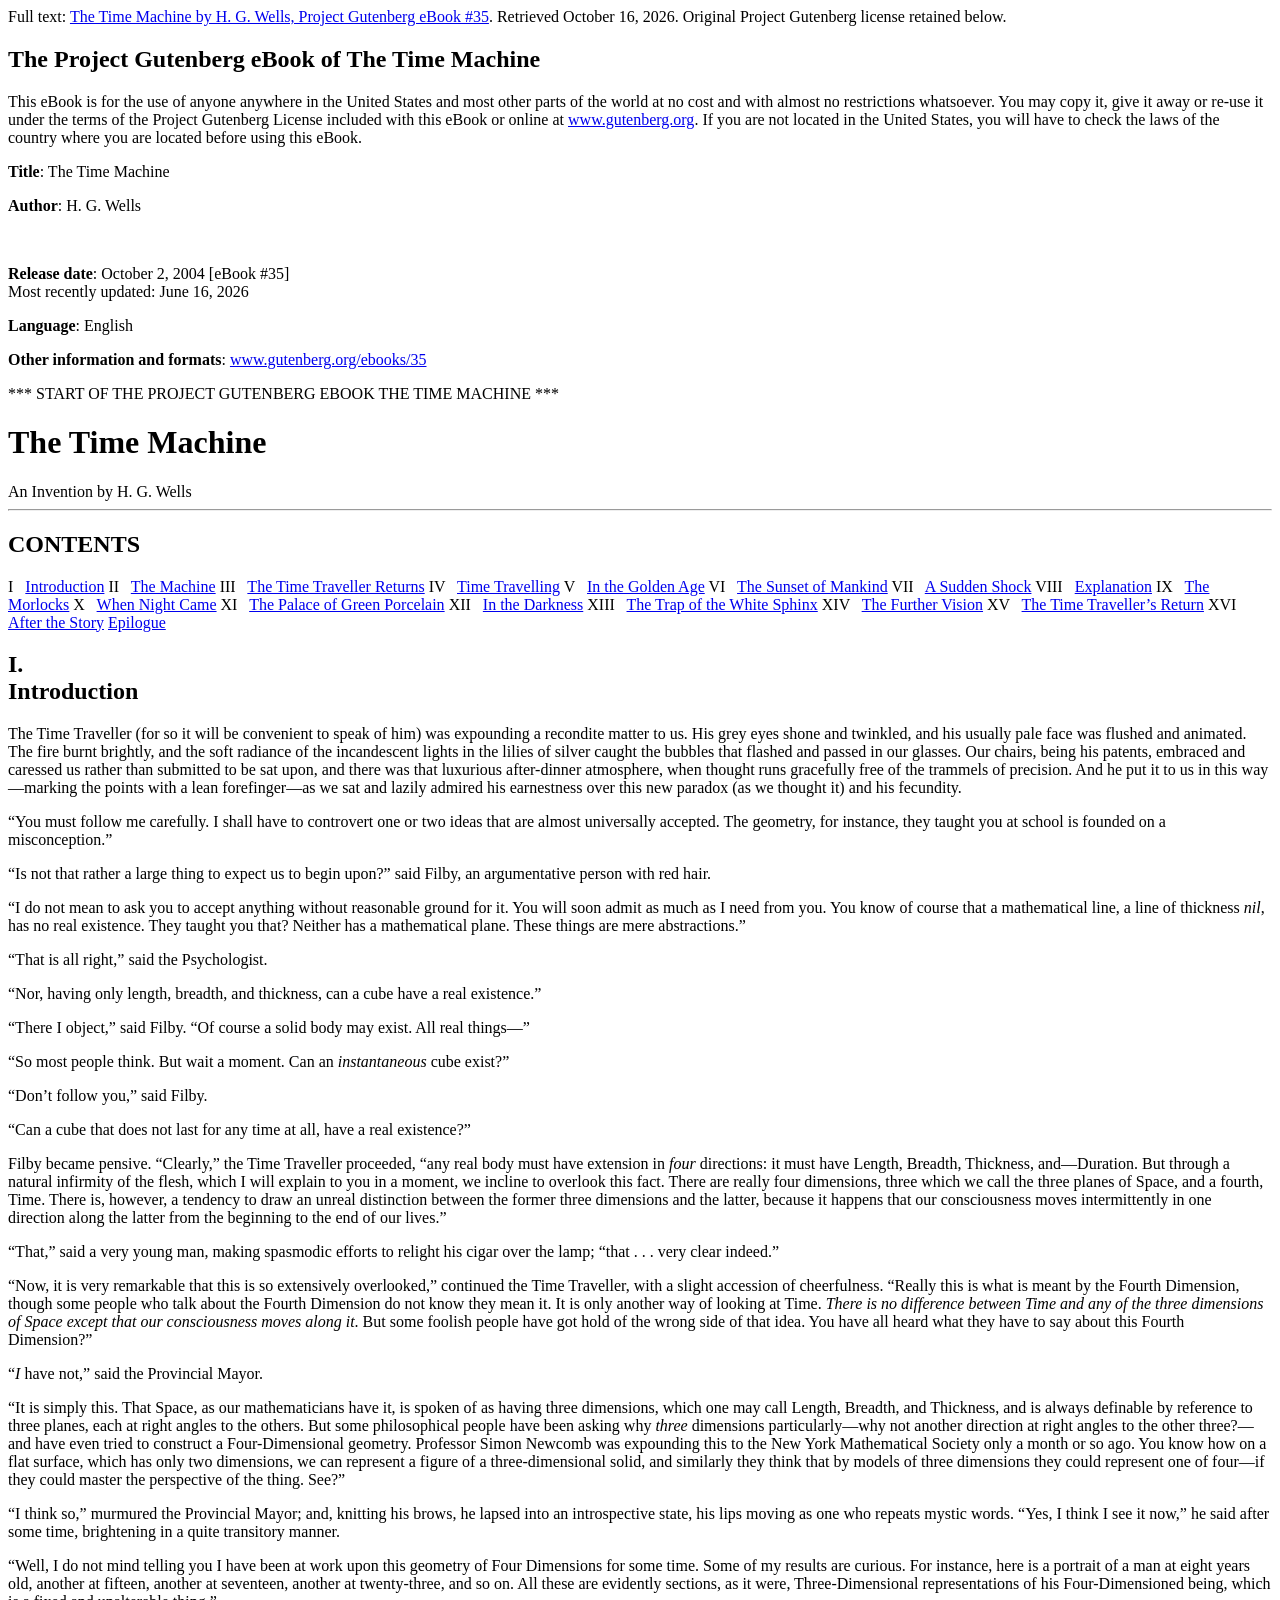
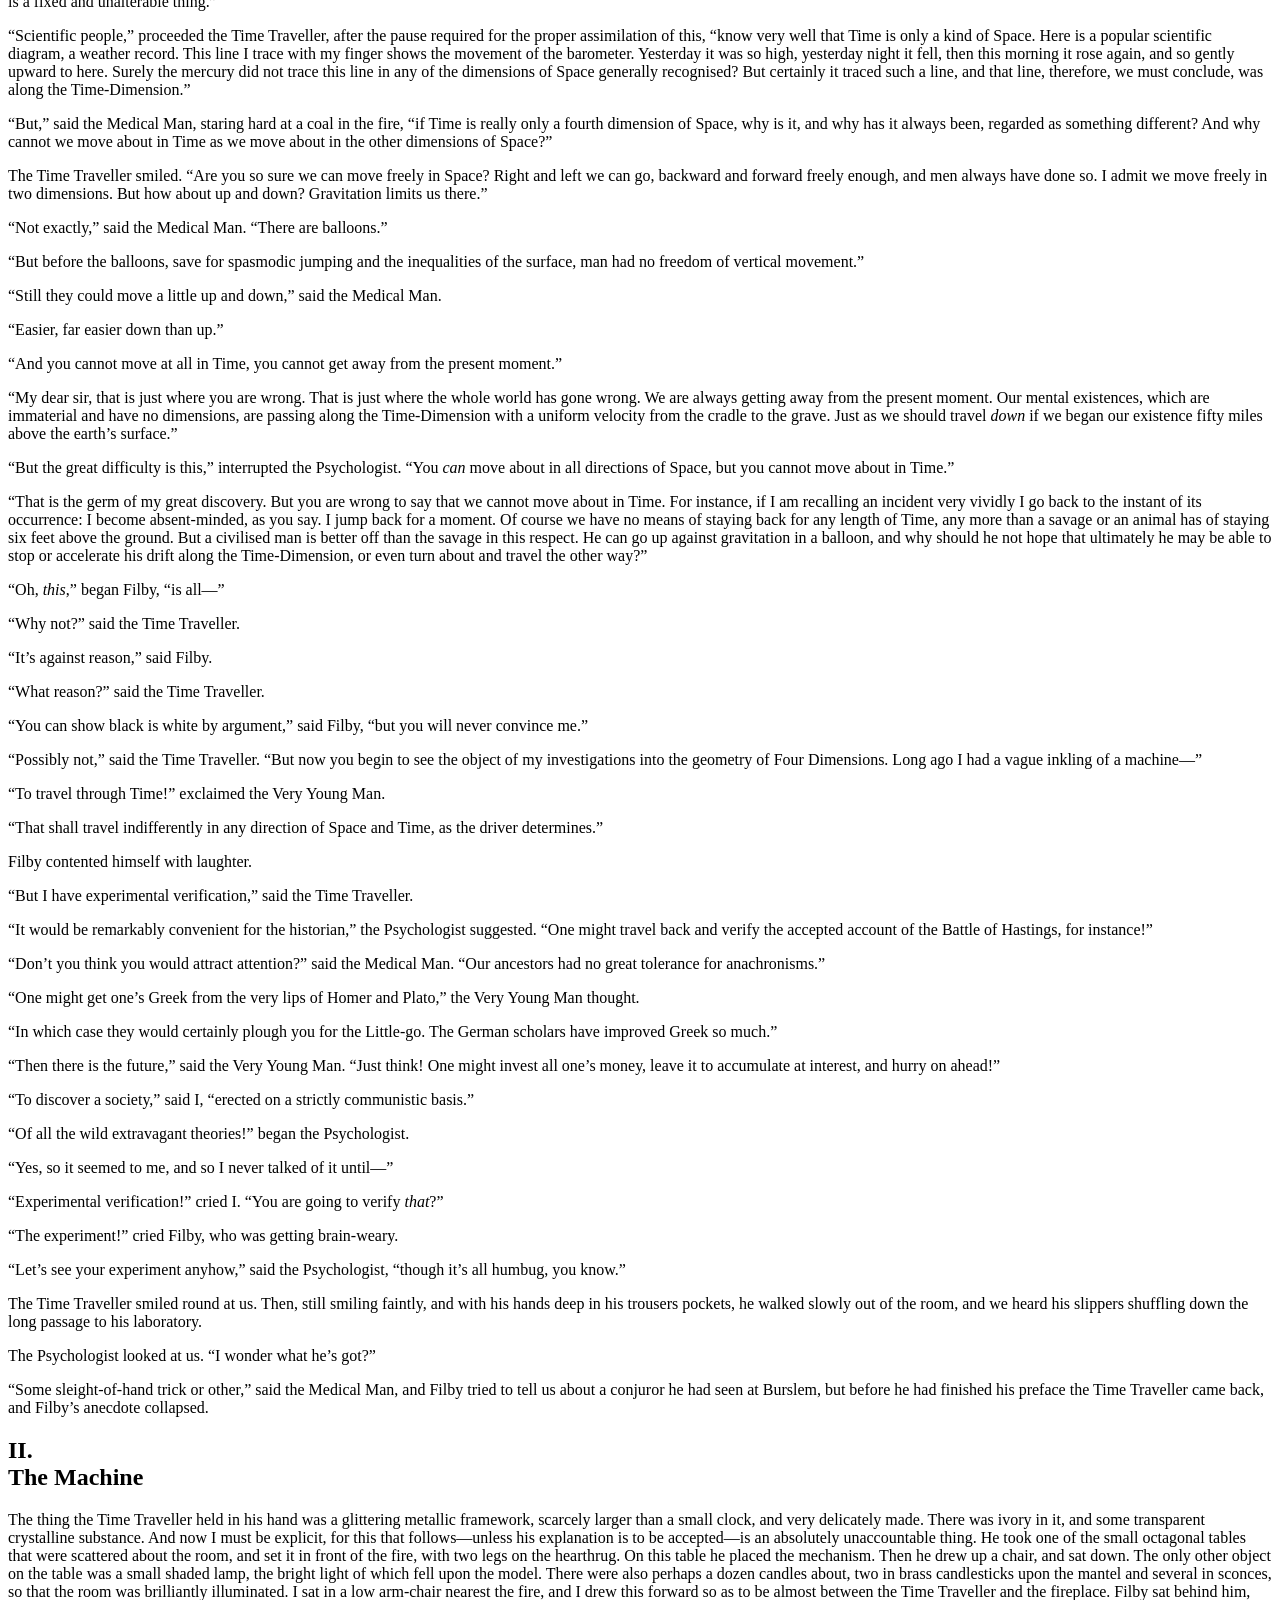
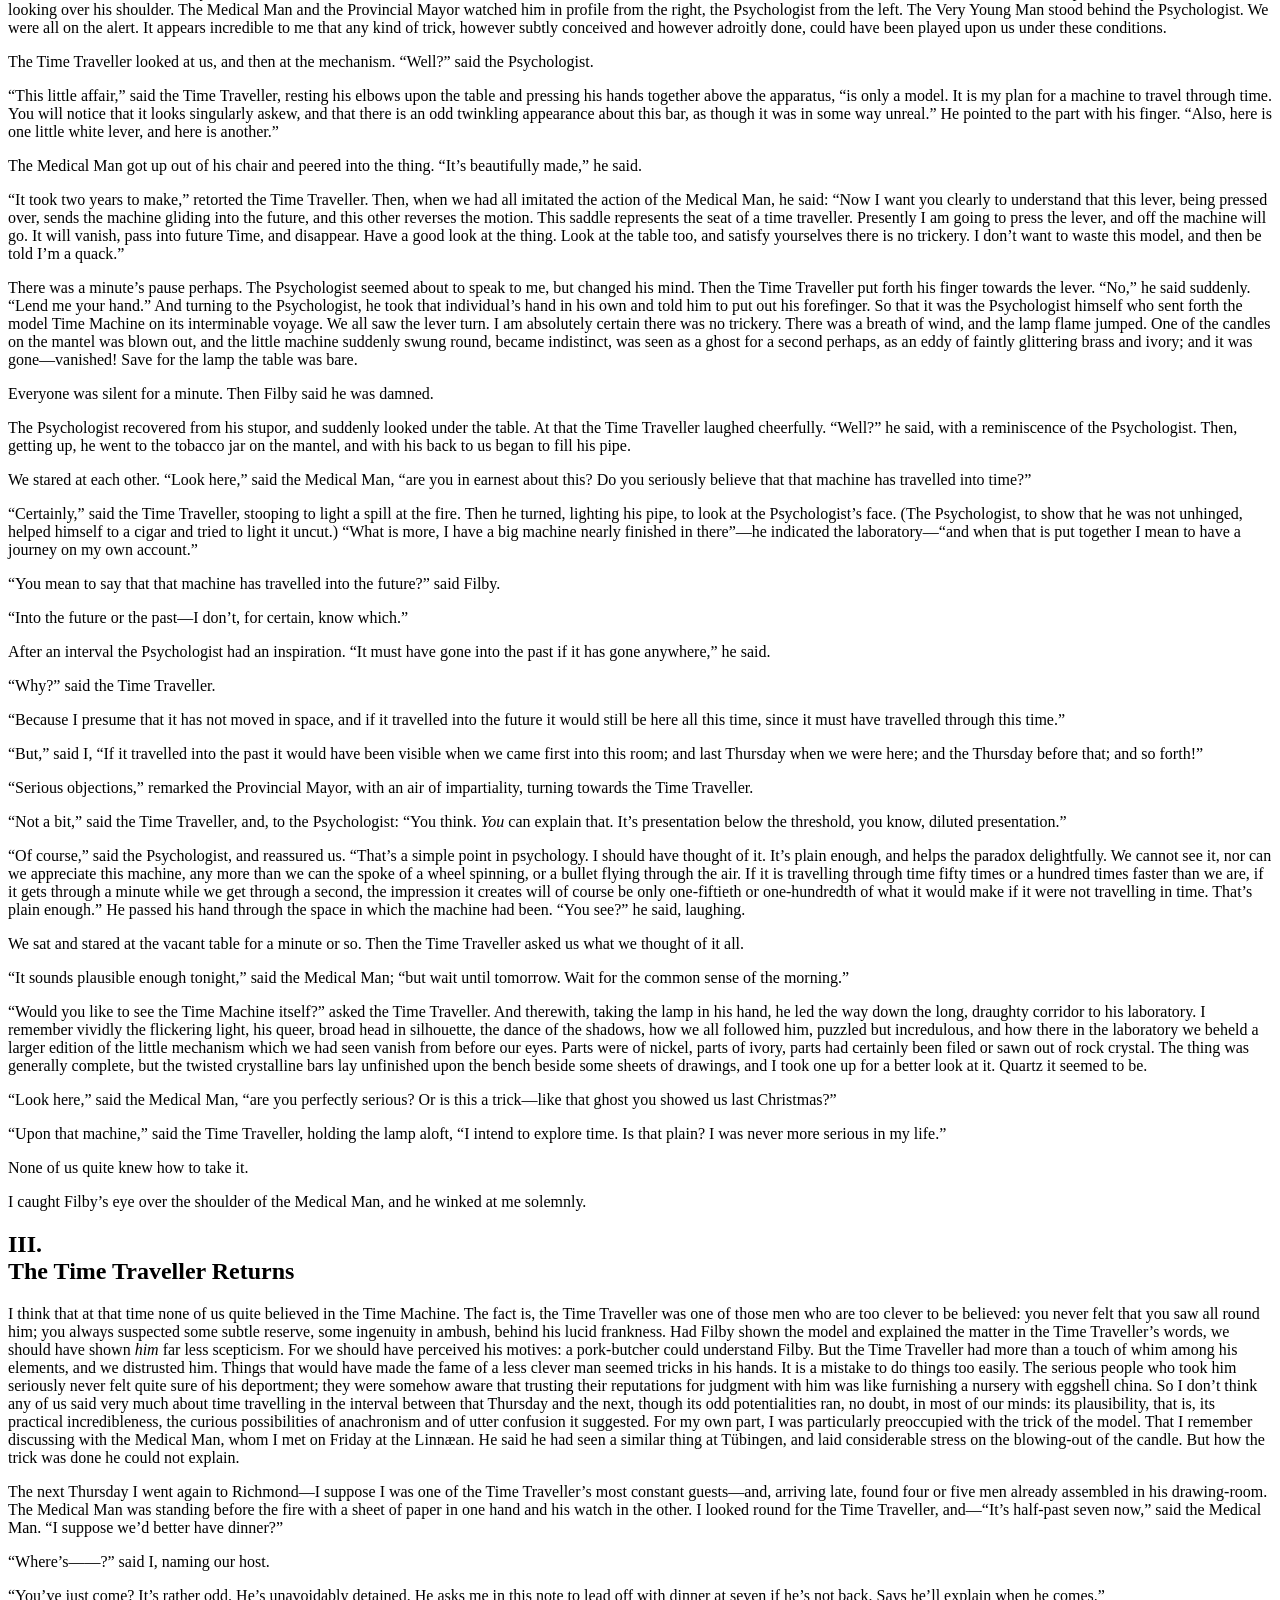
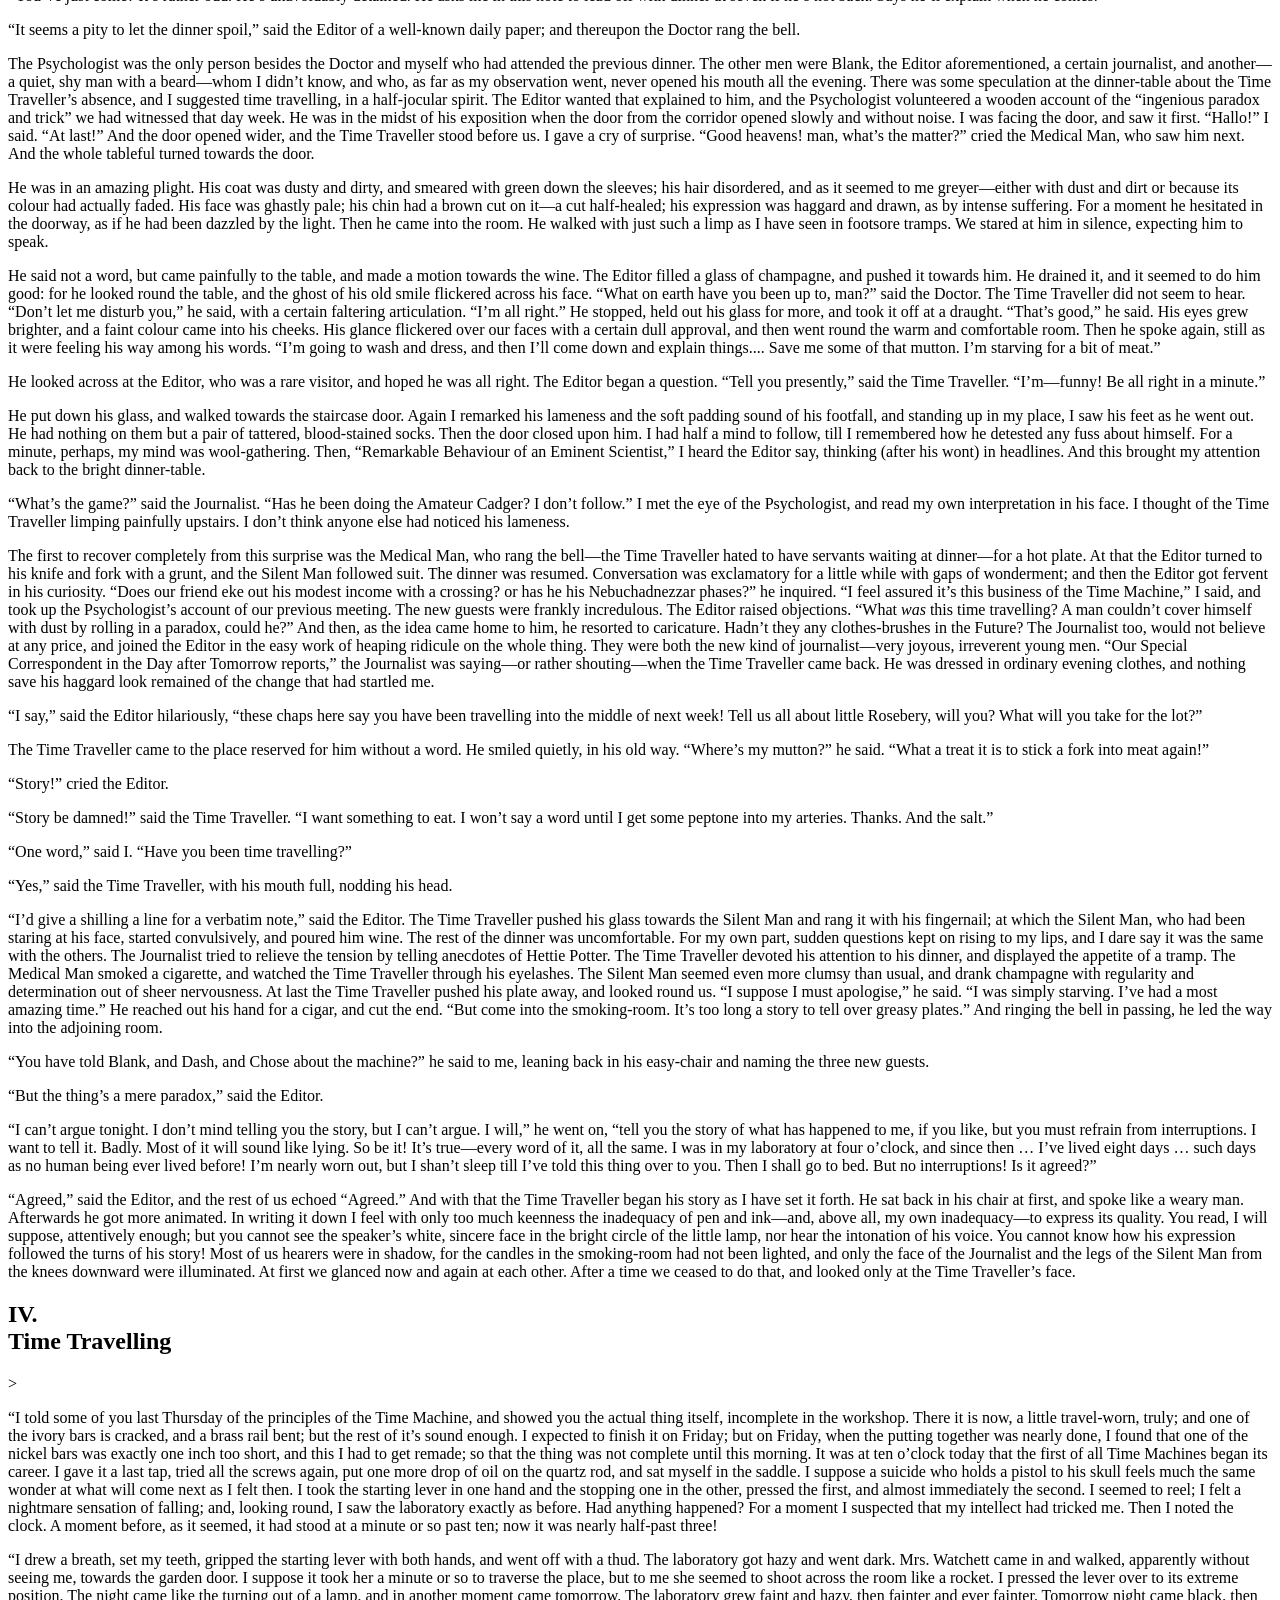
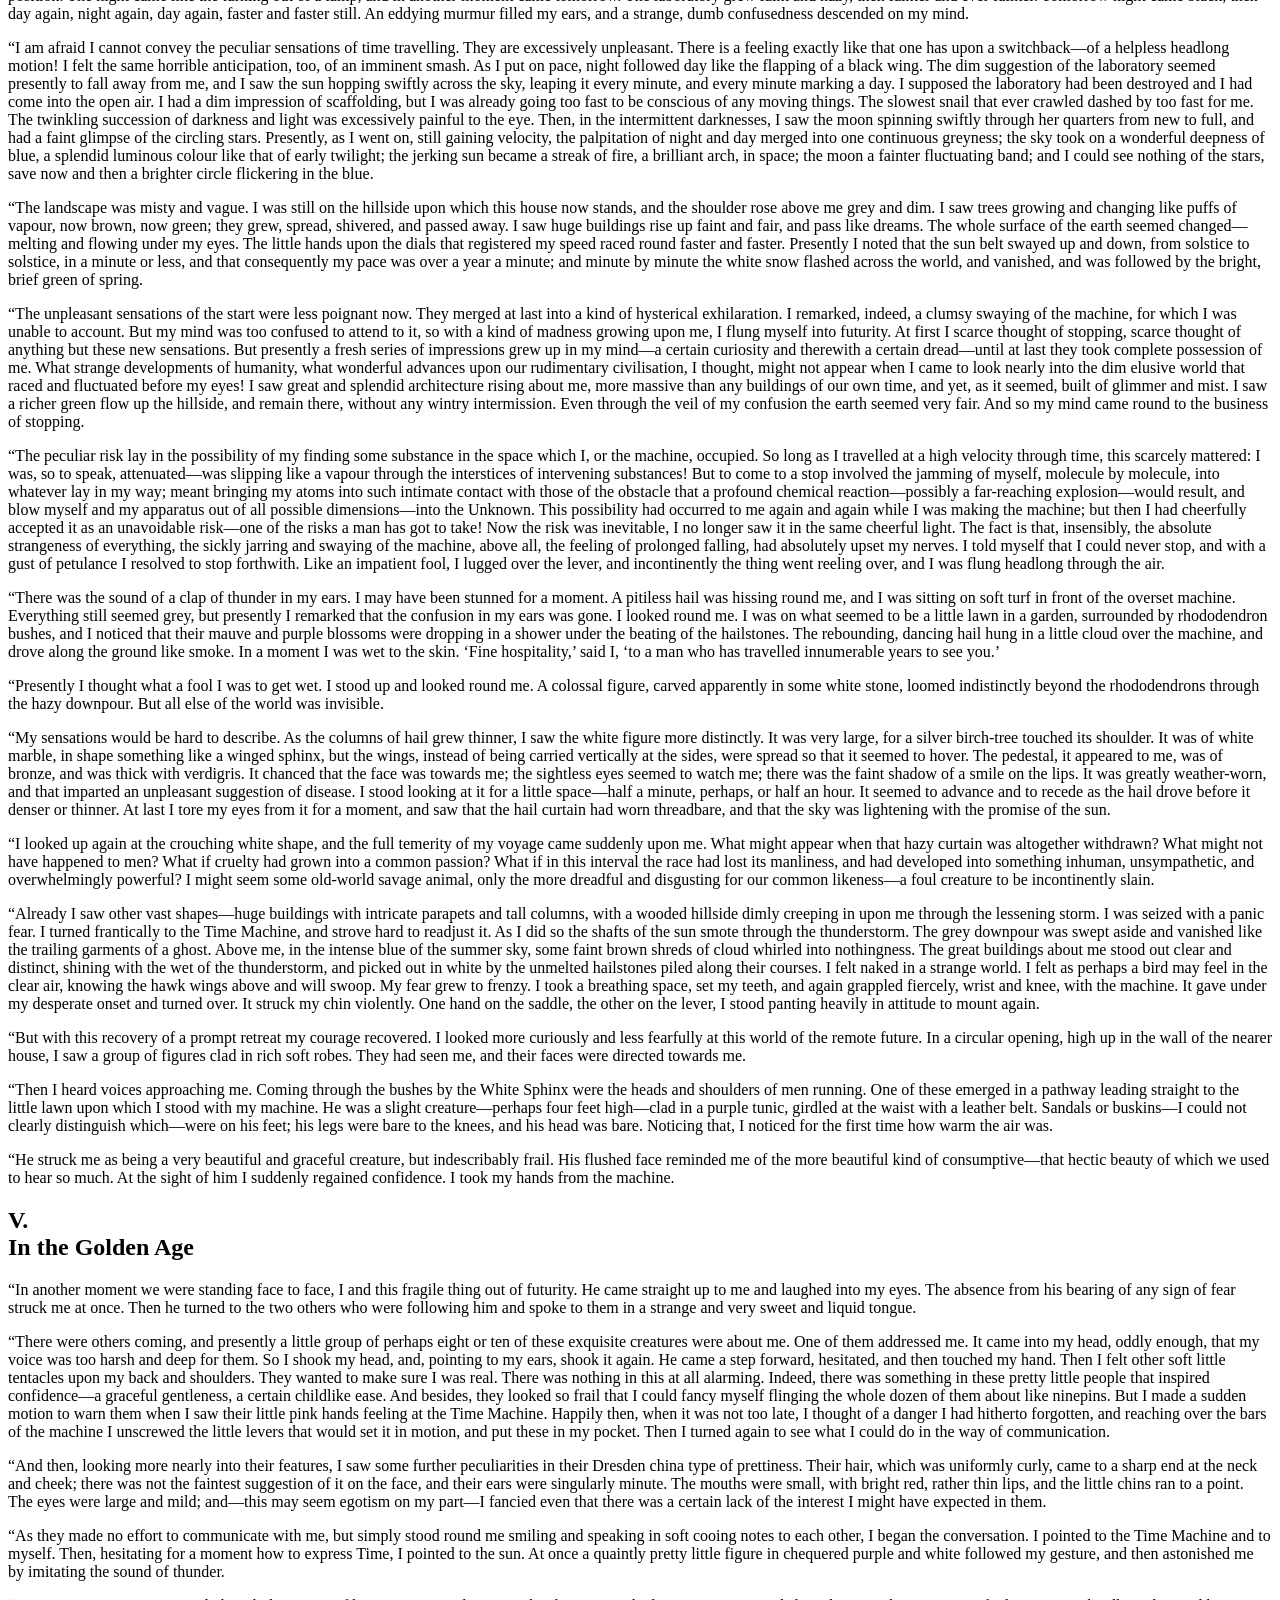
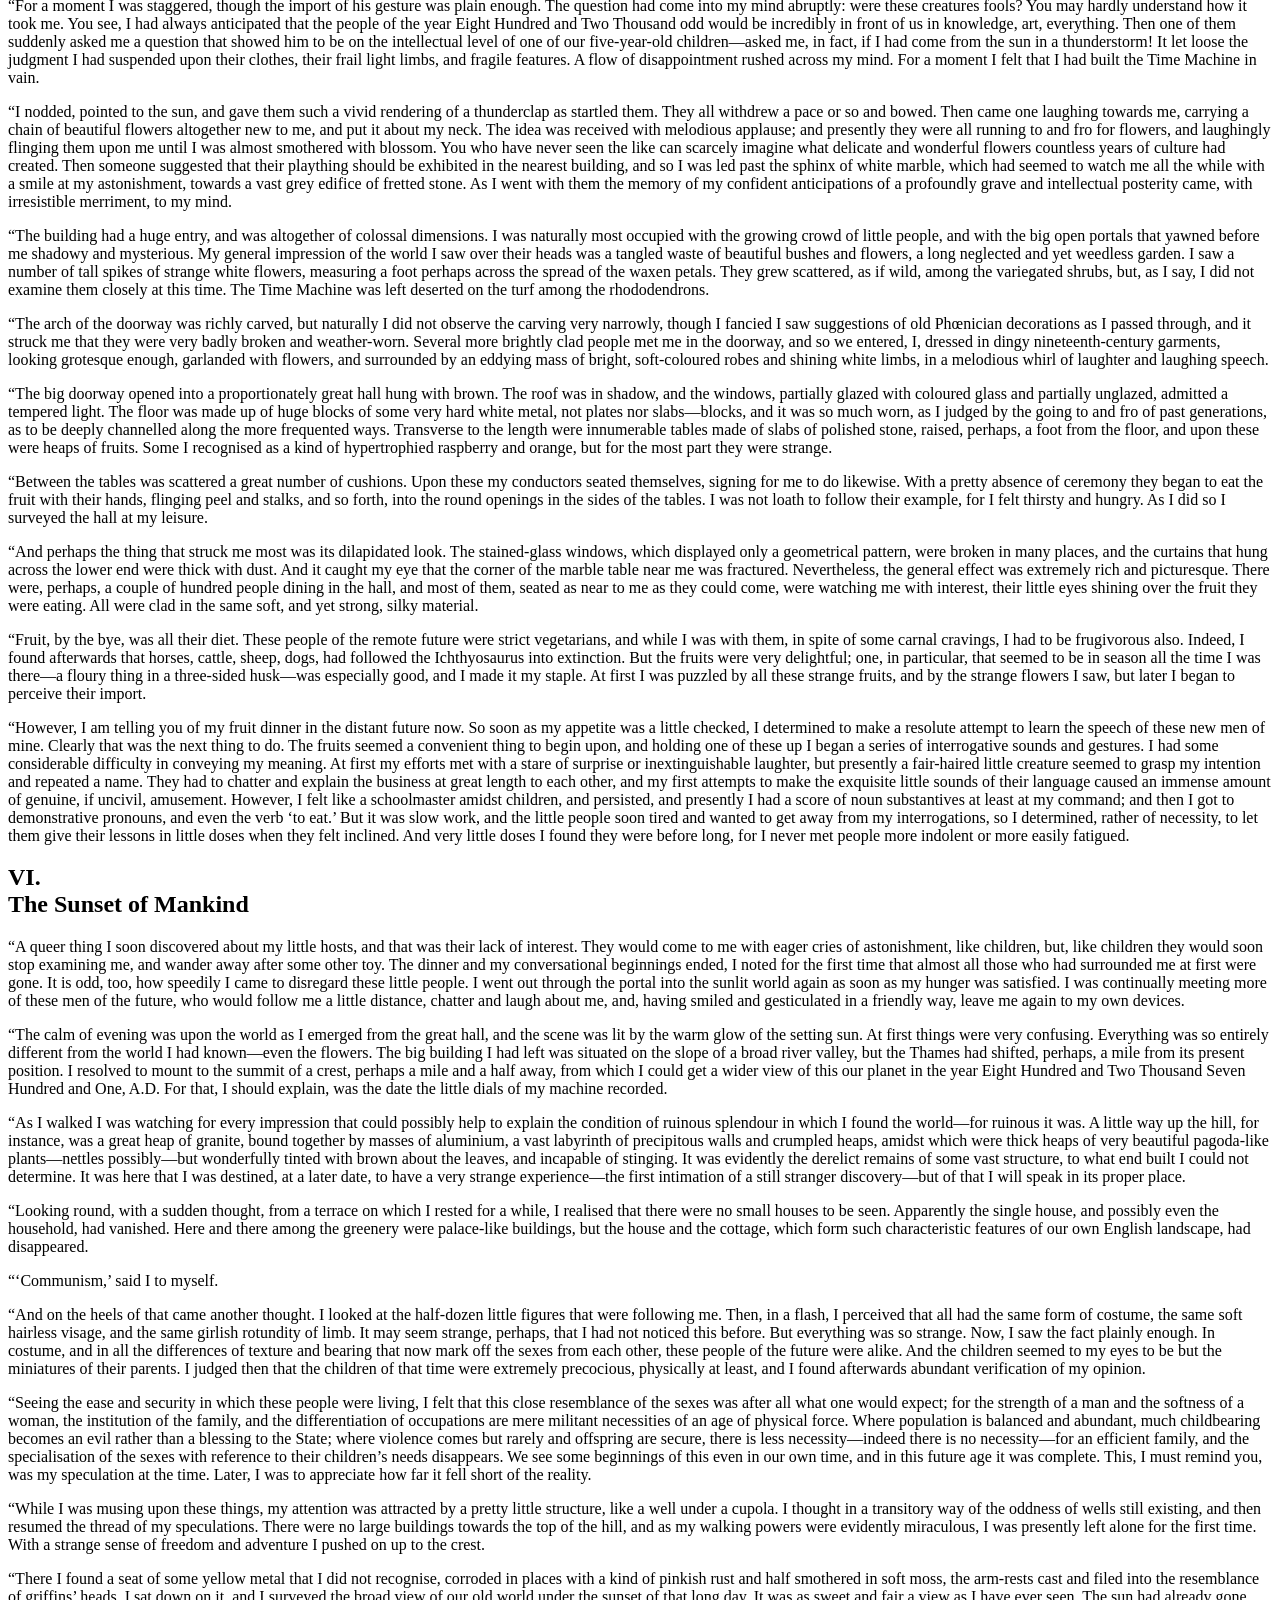
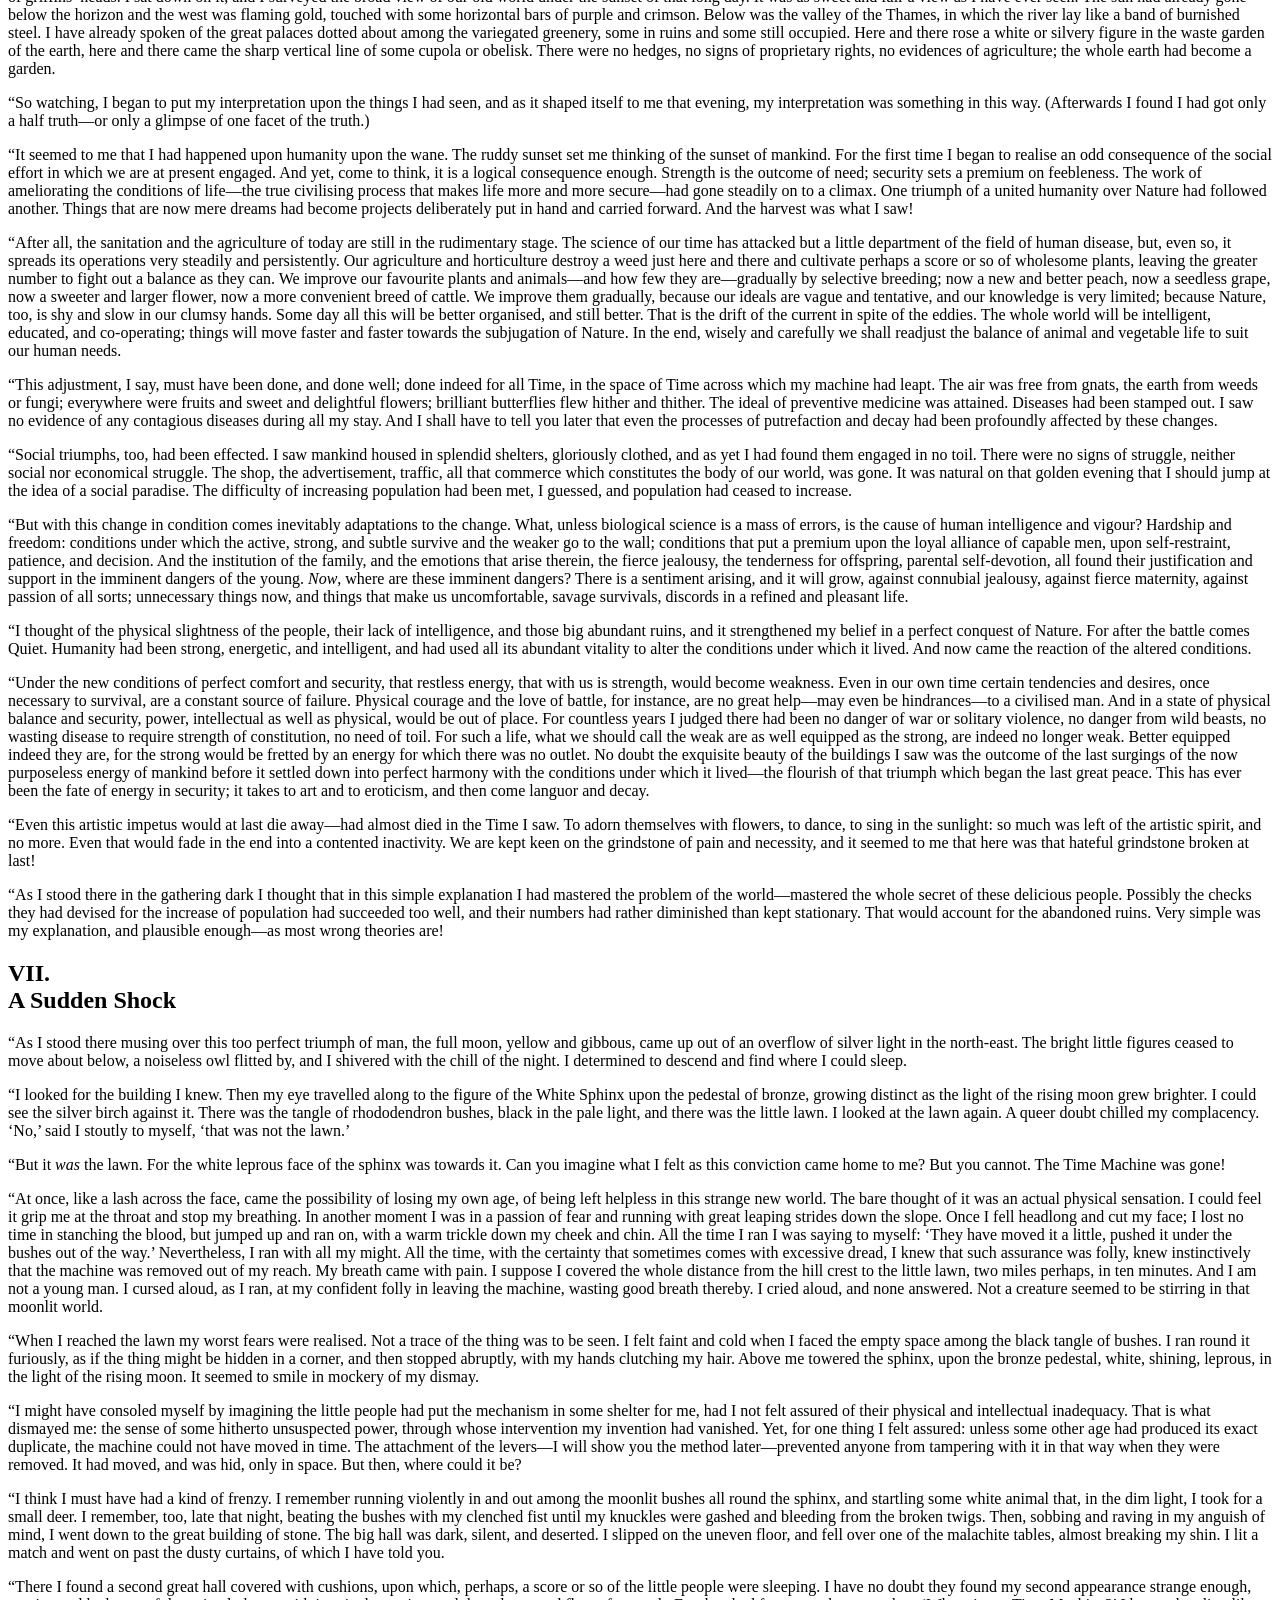
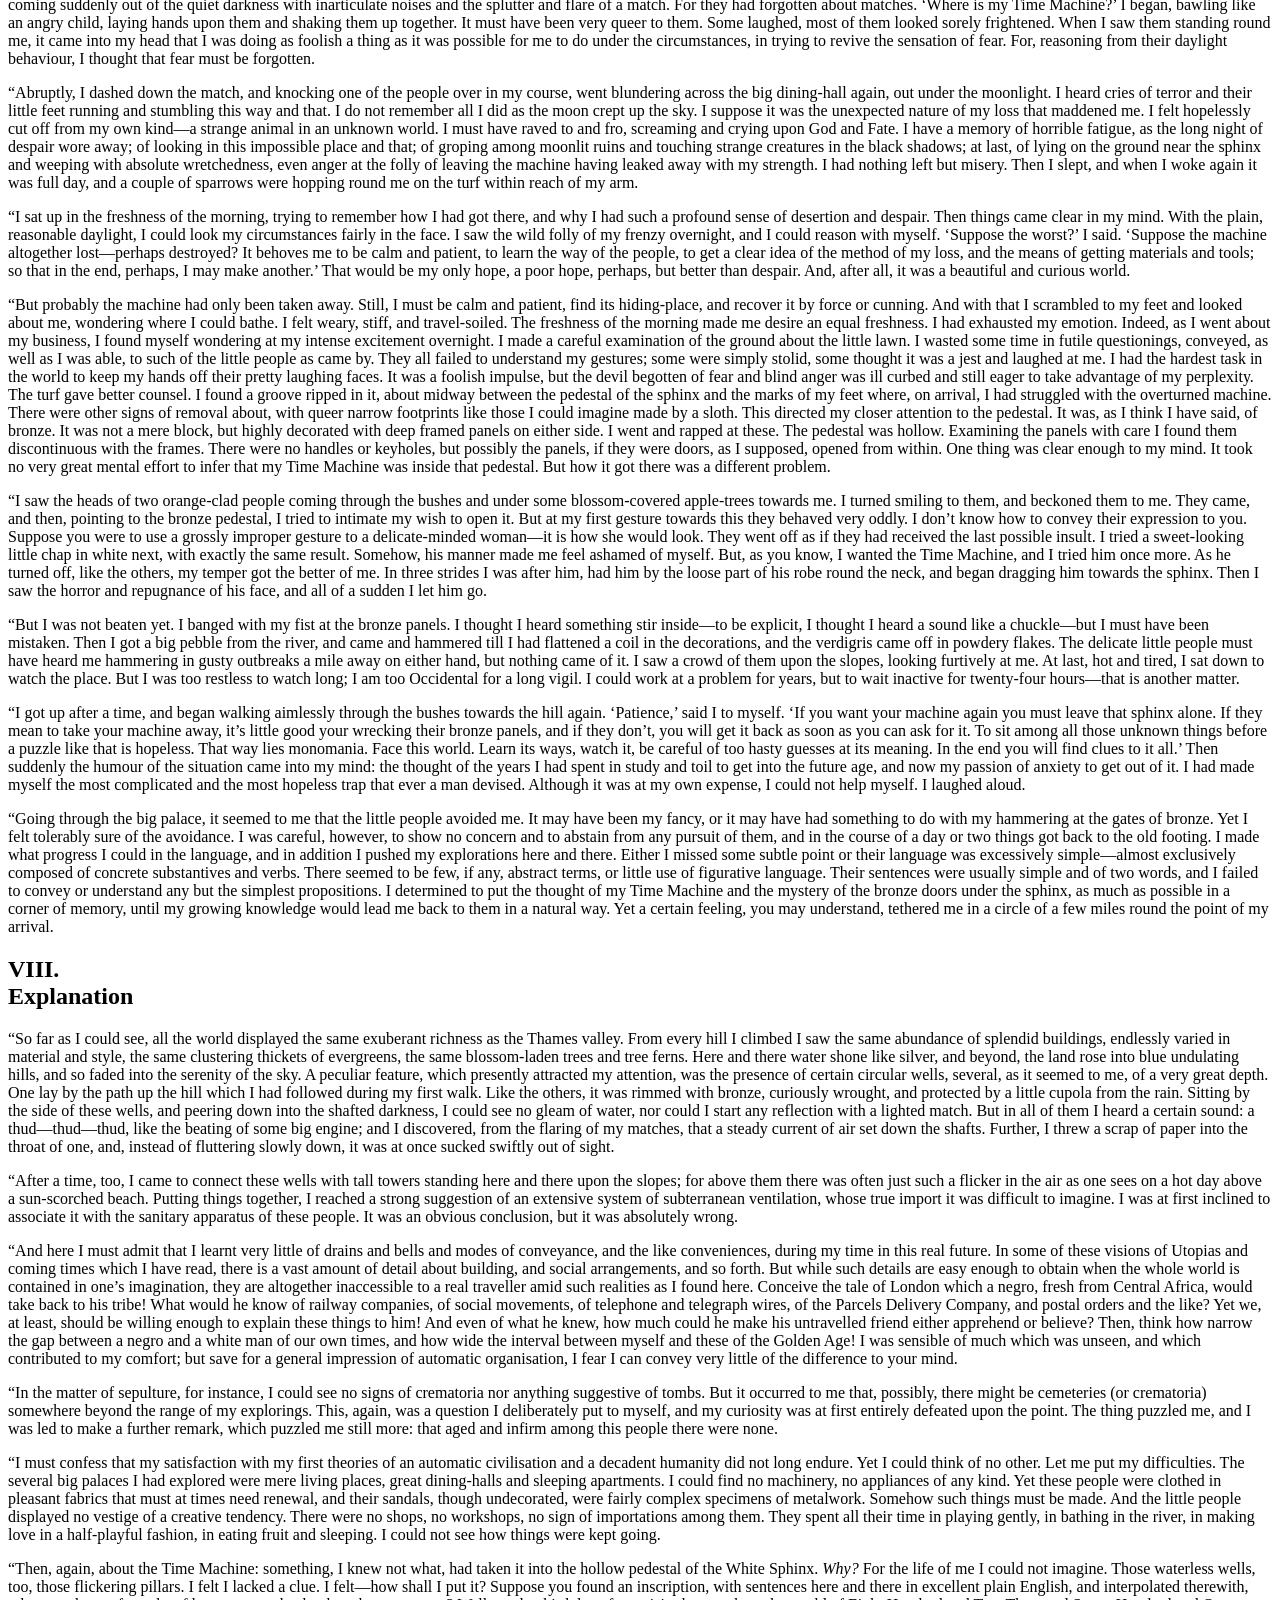
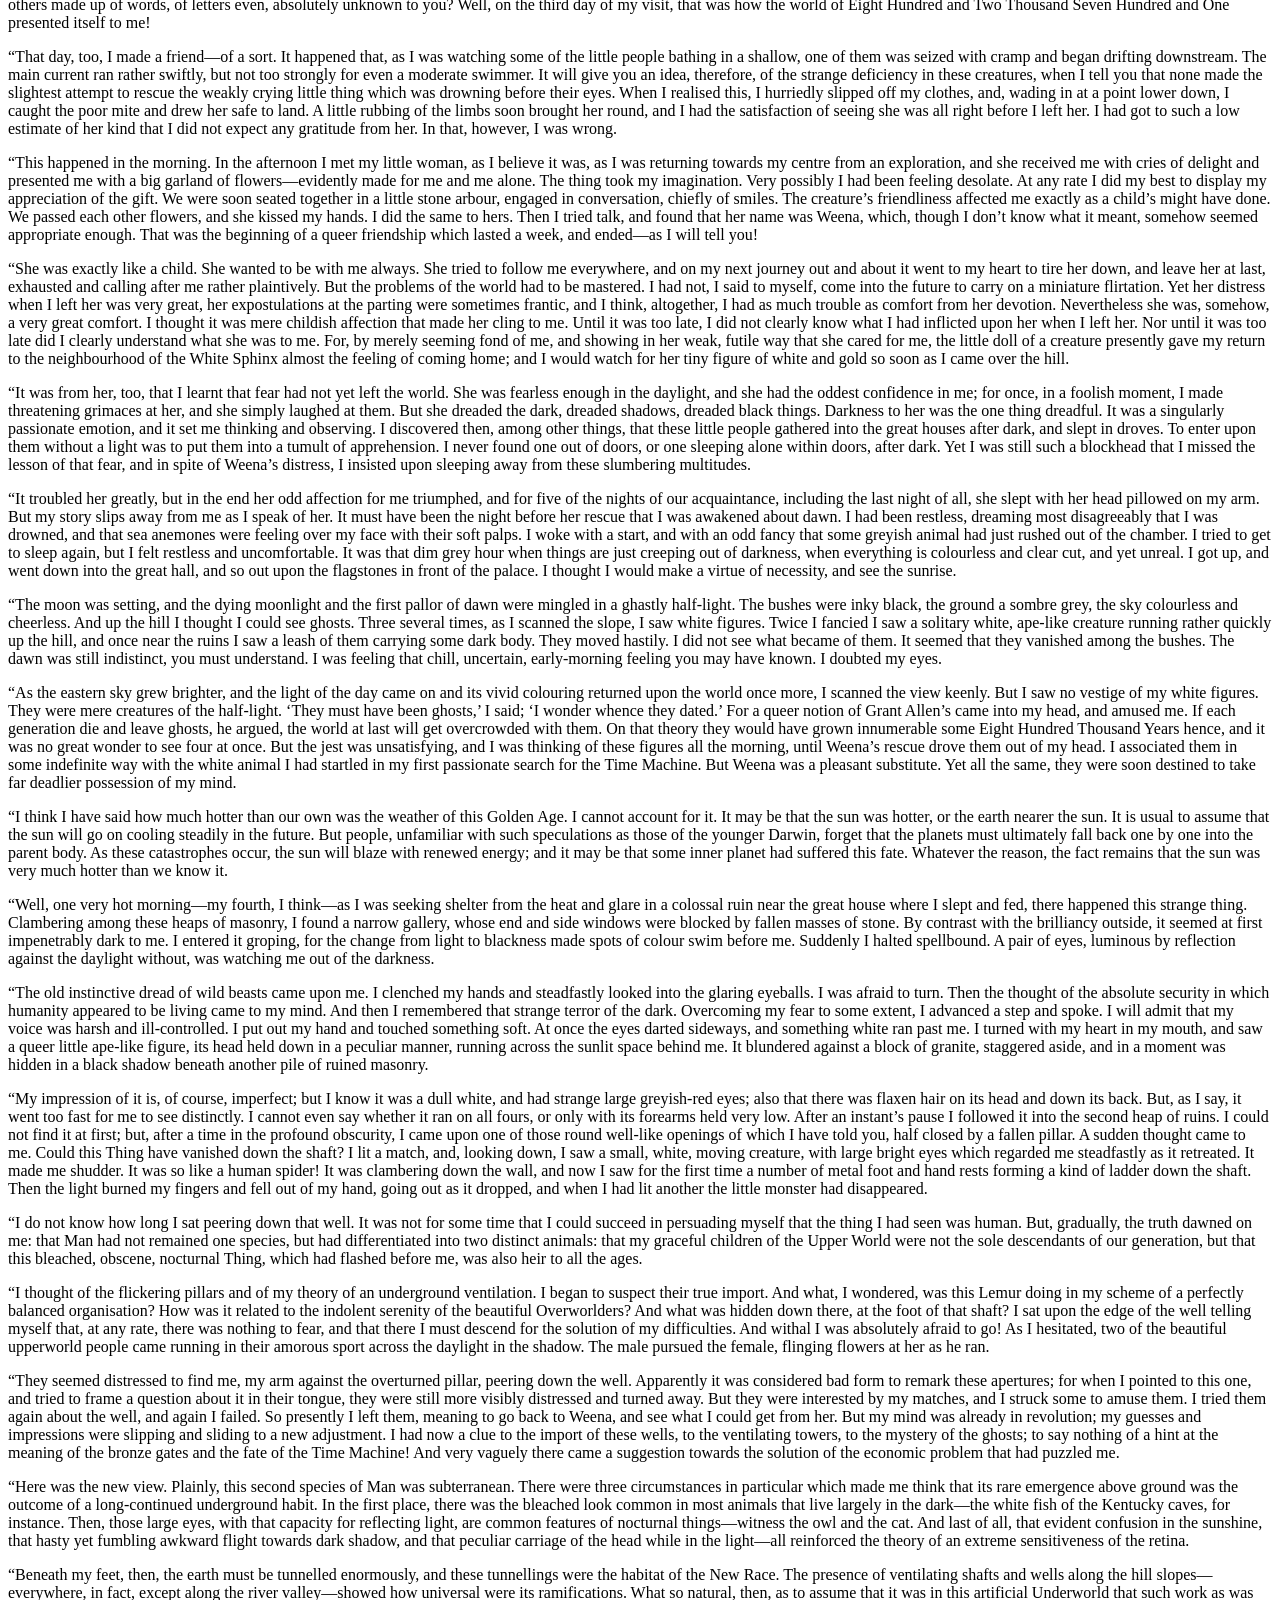
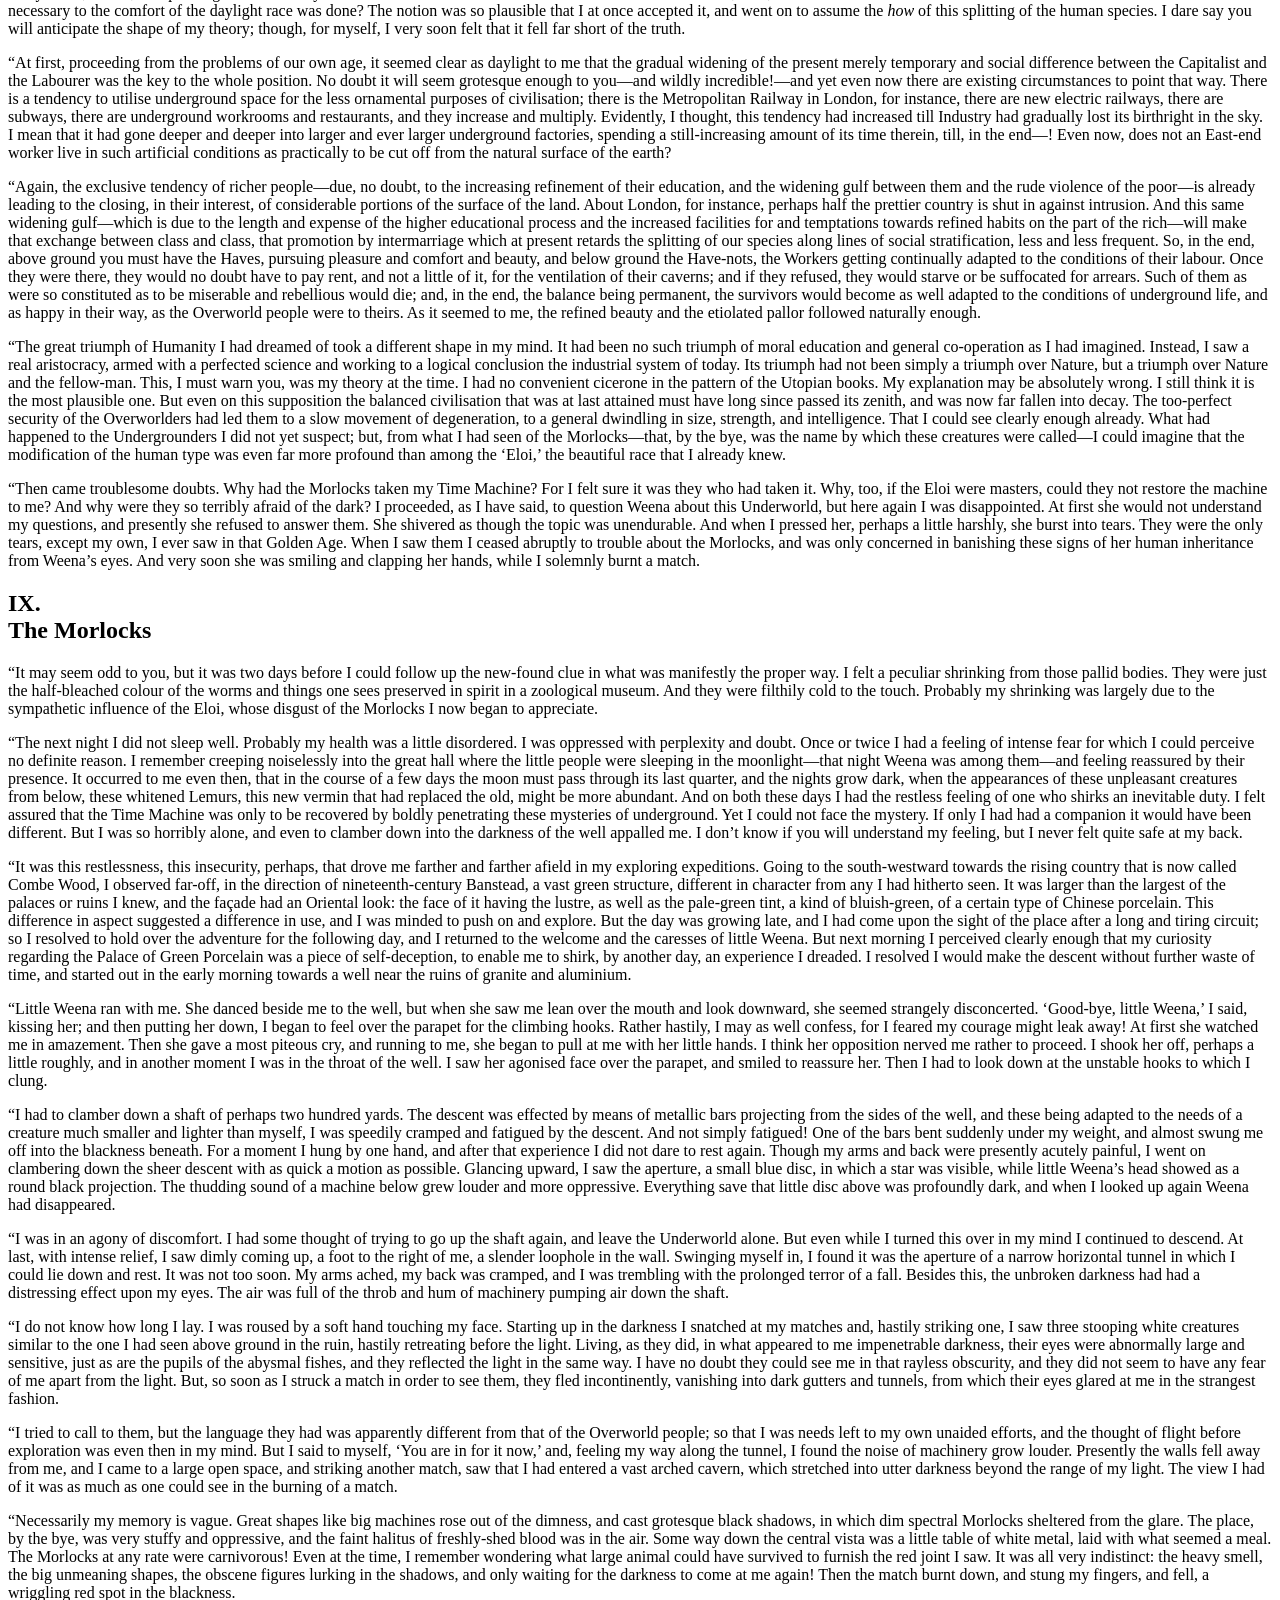
<file: content/time-machine.html>
<html lang="en"><head><title>The Time Machine</title><meta name="date" content="2026-10-16 08:00"><meta name="category" content="Books"><meta name="authors" content="H. G. Wells"><meta name="slug" content="time-machine"><meta name="shelf" content="03"><meta name="symbol" content="⌛"><meta name="summary" content="A journey into the distant future turns progress into an unsettling question."></head><body><p class="source">Full text: <a href="https://www.gutenberg.org/cache/epub/35/pg35-images.html">The Time Machine by H. G. Wells, Project Gutenberg eBook #35</a>. Retrieved October 16, 2026. Original Project Gutenberg license retained below.</p><div class="book-body"><a id="pg-header"></a><h2 id="pg-header-heading" title="">The Project Gutenberg eBook of <a id="pg-title-no-subtitle"></a>The Time Machine</h2>
This eBook is for the use of anyone anywhere in the United States and
most other parts of the world at no cost and with almost no restrictions
whatsoever. You may copy it, give it away or re-use it under the terms
of the Project Gutenberg License included with this eBook or online
at <a href="https://www.gutenberg.org">www.gutenberg.org</a>. If you are not located in the United States,
you will have to check the laws of the country where you are located
before using this eBook.
<a id="pg-machine-header"></a><p><strong>Title</strong>: The Time Machine</p>
<a id="pg-header-authlist"></a>
<p><strong>Author</strong>: H. G. Wells</p>

<br/>
<p><strong>Release date</strong>: October 2, 2004 [eBook #35]<br/>
                Most recently updated: June 16, 2026</p>
<p><strong>Language</strong>: English</p>
<p><strong>Other information and formats</strong>: <a href="https://www.gutenberg.org/ebooks/35">www.gutenberg.org/ebooks/35</a></p>
<a id="pg-start-separator"></a>
*** START OF THE PROJECT GUTENBERG EBOOK THE TIME MACHINE ***




<h1>
The Time Machine
</h1>

An Invention


by H. G. Wells

<hr/>
<h2>
CONTENTS
</h2>


 I  

<a href="#chap01">Introduction</a>


 II  

<a href="#chap02">The Machine</a>


 III  

<a href="#chap03">The Time Traveller Returns</a>


 IV  

<a href="#chap04">Time Travelling</a>


 V  

<a href="#chap05">In the Golden Age</a>


 VI  

<a href="#chap06">The Sunset of Mankind</a>


 VII  

<a href="#chap07">A Sudden Shock</a>


 VIII  

<a href="#chap08">Explanation</a>


 IX  

<a href="#chap09">The Morlocks</a>


 X  

<a href="#chap10">When Night Came</a>


 XI  

<a href="#chap11">The Palace of Green Porcelain</a>


 XII  

<a href="#chap12">In the Darkness</a>


 XIII  

<a href="#chap13">The Trap of the White Sphinx</a>


 XIV  

<a href="#chap14">The Further Vision</a>


 XV  

<a href="#chap15">The Time Traveller’s Return</a>


 XVI  

<a href="#chap16">After the Story</a>




<a href="#chap17">Epilogue</a>



<h2><a id="chap01"></a>I.<br/>
Introduction</h2>
<p>
The Time Traveller (for so it will be convenient to speak of him) was
expounding a recondite matter to us. His grey eyes shone and twinkled, and
his usually pale face was flushed and animated. The fire burnt brightly,
and the soft radiance of the incandescent lights in the lilies of silver
caught the bubbles that flashed and passed in our glasses. Our chairs,
being his patents, embraced and caressed us rather than submitted to be sat
upon, and there was that luxurious after-dinner atmosphere, when thought
runs gracefully free of the trammels of precision. And he put it to us in
this way—marking the points with a lean forefinger—as we sat
and lazily admired his earnestness over this new paradox (as we thought it)
and his fecundity.
</p>
<p>
“You must follow me carefully. I shall have to controvert one or
two ideas that are almost universally accepted. The geometry, for instance,
they taught you at school is founded on a misconception.”
</p>
<p>
“Is not that rather a large thing to expect us to begin
upon?” said Filby, an argumentative person with red hair.
</p>
<p>
“I do not mean to ask you to accept anything without reasonable
ground for it. You will soon admit as much as I need from you. You know of
course that a mathematical line, a line of thickness <i>nil</i>, has no
real existence. They taught you that? Neither has a mathematical plane.
These things are mere abstractions.”
</p>
<p>
“That is all right,” said the Psychologist.
</p>
<p>
“Nor, having only length, breadth, and thickness, can a cube have
a real existence.”
</p>
<p>
“There I object,” said Filby. “Of course a solid body
may exist. All real things—”
</p>
<p>
“So most people think. But wait a moment. Can an
<i>instantaneous</i> cube exist?”
</p>
<p>
“Don’t follow you,” said Filby.
</p>
<p>
“Can a cube that does not last for any time at all, have a real
existence?”
</p>
<p>
Filby became pensive. “Clearly,” the Time Traveller
proceeded, “any real body must have extension in <i>four</i>
directions: it must have Length, Breadth, Thickness, and—Duration.
But through a natural infirmity of the flesh, which I will explain to you
in a moment, we incline to overlook this fact. There are really four
dimensions, three which we call the three planes of Space, and a fourth,
Time. There is, however, a tendency to draw an unreal distinction between
the former three dimensions and the latter, because it happens that our
consciousness moves intermittently in one direction along the latter from
the beginning to the end of our lives.”
</p>
<p>
“That,” said a very young man, making spasmodic efforts to
relight his cigar over the lamp; “that . . . very clear
indeed.”
</p>
<p>
“Now, it is very remarkable that this is so extensively
overlooked,” continued the Time Traveller, with a slight accession of
cheerfulness. “Really this is what is meant by the Fourth Dimension,
though some people who talk about the Fourth Dimension do not know they
mean it. It is only another way of looking at Time. <i>There is no
difference between Time and any of the three dimensions of Space except
that our consciousness moves along it</i>. But some foolish people have got
hold of the wrong side of that idea. You have all heard what they have to
say about this Fourth Dimension?”
</p>
<p>
“<i>I</i> have not,” said the Provincial Mayor.
</p>
<p>
“It is simply this. That Space, as our mathematicians have it, is
spoken of as having three dimensions, which one may call Length, Breadth,
and Thickness, and is always definable by reference to three planes, each
at right angles to the others. But some philosophical people have been
asking why <i>three</i> dimensions particularly—why not another
direction at right angles to the other three?—and have even tried to
construct a Four-Dimensional geometry. Professor Simon Newcomb was expounding
this to the New York Mathematical Society only a month or so ago. You know
how on a flat surface, which has only two dimensions, we can represent a
figure of a three-dimensional solid, and similarly they think that by
models of three dimensions they could represent one of four—if they
could master the perspective of the thing. See?”
</p>
<p>
“I think so,” murmured the Provincial Mayor; and, knitting
his brows, he lapsed into an introspective state, his lips moving as one
who repeats mystic words. “Yes, I think I see it now,” he said
after some time, brightening in a quite transitory manner.
</p>
<p>
“Well, I do not mind telling you I have been at work upon this
geometry of Four Dimensions for some time. Some of my results are curious.
For instance, here is a portrait of a man at eight years old, another at
fifteen, another at seventeen, another at twenty-three, and so on. All
these are evidently sections, as it were, Three-Dimensional representations
of his Four-Dimensioned being, which is a fixed and unalterable thing.”
</p>
<p>
“Scientific people,” proceeded the Time Traveller, after the
pause required for the proper assimilation of this, “know very well
that Time is only a kind of Space. Here is a popular scientific diagram, a
weather record. This line I trace with my finger shows the movement of the
barometer. Yesterday it was so high, yesterday night it fell, then this
morning it rose again, and so gently upward to here. Surely the mercury did
not trace this line in any of the dimensions of Space generally recognised?
But certainly it traced such a line, and that line, therefore, we must
conclude, was along the Time-Dimension.”
</p>
<p>
“But,” said the Medical Man, staring hard at a coal in the
fire, “if Time is really only a fourth dimension of Space, why is it,
and why has it always been, regarded as something different? And why cannot
we move about in Time as we move about in the other dimensions of
Space?”
</p>
<p>
The Time Traveller smiled. “Are you so sure we can move freely in
Space? Right and left we can go, backward and forward freely enough, and
men always have done so. I admit we move freely in two dimensions. But how
about up and down? Gravitation limits us there.”
</p>
<p>
“Not exactly,” said the Medical Man. “There are
balloons.”
</p>
<p>
“But before the balloons, save for spasmodic jumping and the
inequalities of the surface, man had no freedom of vertical
movement.”
</p>
<p>
“Still they could move a little up and down,” said the
Medical Man.
</p>
<p>
“Easier, far easier down than up.”
</p>
<p>
“And you cannot move at all in Time, you cannot get away from the
present moment.”
</p>
<p>
“My dear sir, that is just where you are wrong. That is just where
the whole world has gone wrong. We are always getting away from the present
moment. Our mental existences, which are immaterial and have no dimensions,
are passing along the Time-Dimension with a uniform velocity from the
cradle to the grave. Just as we should travel <i>down</i> if we began our
existence fifty miles above the earth’s surface.”
</p>
<p>
“But the great difficulty is this,” interrupted the
Psychologist. “You <i>can</i> move about in all directions of Space,
but you cannot move about in Time.”
</p>
<p>
“That is the germ of my great discovery. But you are wrong to say
that we cannot move about in Time. For instance, if I am recalling an
incident very vividly I go back to the instant of its occurrence: I become
absent-minded, as you say. I jump back for a moment. Of course we have no
means of staying back for any length of Time, any more than a savage or an
animal has of staying six feet above the ground. But a civilised man is
better off than the savage in this respect. He can go up against
gravitation in a balloon, and why should he not hope that ultimately he may
be able to stop or accelerate his drift along the Time-Dimension, or even
turn about and travel the other way?”
</p>
<p>
“Oh, <i>this</i>,” began Filby, “is
all—”
</p>
<p>
“Why not?” said the Time Traveller.
</p>
<p>
“It’s against reason,” said Filby.
</p>
<p>
“What reason?” said the Time Traveller.
</p>
<p>
“You can show black is white by argument,” said Filby,
“but you will never convince me.”
</p>
<p>
“Possibly not,” said the Time Traveller. “But now you
begin to see the object of my investigations into the geometry of Four
Dimensions. Long ago I had a vague inkling of a machine—”
</p>
<p>
“To travel through Time!” exclaimed the Very Young Man.
</p>
<p>
“That shall travel indifferently in any direction of Space and
Time, as the driver determines.”
</p>
<p>
Filby contented himself with laughter.
</p>
<p>
“But I have experimental verification,” said the Time
Traveller.
</p>
<p>
“It would be remarkably convenient for the historian,” the
Psychologist suggested. “One might travel back and verify the
accepted account of the Battle of Hastings, for instance!”
</p>
<p>
“Don’t you think you would attract attention?” said
the Medical Man. “Our ancestors had no great tolerance for
anachronisms.”
</p>
<p>
“One might get one’s Greek from the very lips of Homer and
Plato,” the Very Young Man thought.
</p>
<p>
“In which case they would certainly plough you for the
Little-go. The German scholars have improved Greek so much.”
</p>
<p>
“Then there is the future,” said the Very Young Man.
“Just think! One might invest all one’s money, leave it to
accumulate at interest, and hurry on ahead!”
</p>
<p>
“To discover a society,” said I, “erected on a
strictly communistic basis.”
</p>
<p>
“Of all the wild extravagant theories!” began the
Psychologist.
</p>
<p>
“Yes, so it seemed to me, and so I never talked of it
until—”
</p>
<p>
“Experimental verification!” cried I. “You are going
to verify <i>that</i>?”
</p>
<p>
“The experiment!” cried Filby, who was getting
brain-weary.
</p>
<p>
“Let’s see your experiment anyhow,” said the
Psychologist, “though it’s all humbug, you know.”
</p>
<p>
The Time Traveller smiled round at us. Then, still smiling faintly, and
with his hands deep in his trousers pockets, he walked slowly out of the
room, and we heard his slippers shuffling down the long passage to his
laboratory.
</p>
<p>
The Psychologist looked at us. “I wonder what he’s
got?”
</p>
<p>
“Some sleight-of-hand trick or other,” said the Medical Man,
and Filby tried to tell us about a conjuror he had seen at Burslem, but before
he had finished his preface the Time Traveller came back, and Filby’s
anecdote collapsed.
</p>
<!--end chapter-->

<h2><a id="chap02"></a>II.<br/>
The Machine</h2>
<p>
The thing the Time Traveller held in his hand was a glittering metallic
framework, scarcely larger than a small clock, and very delicately made.
There was ivory in it, and some transparent crystalline substance. And now
I must be explicit, for this that follows—unless his explanation is
to be accepted—is an absolutely unaccountable thing. He took one of
the small octagonal tables that were scattered about the room, and set it
in front of the fire, with two legs on the hearthrug. On this table he
placed the mechanism. Then he drew up a chair, and sat down. The only other
object on the table was a small shaded lamp, the bright light of which fell
upon the model. There were also perhaps a dozen candles about, two in brass
candlesticks upon the mantel and several in sconces, so that the room was
brilliantly illuminated. I sat in a low arm-chair nearest the fire, and I
drew this forward so as to be almost between the Time Traveller and the
fireplace. Filby sat behind him, looking over his shoulder. The Medical Man
and the Provincial Mayor watched him in profile from the right, the
Psychologist from the left. The Very Young Man stood behind the
Psychologist. We were all on the alert. It appears incredible to me that
any kind of trick, however subtly conceived and however adroitly done,
could have been played upon us under these conditions.
</p>
<p>
The Time Traveller looked at us, and then at the mechanism.
“Well?” said the Psychologist.
</p>
<p>
“This little affair,” said the Time Traveller, resting his
elbows upon the table and pressing his hands together above the apparatus,
“is only a model. It is my plan for a machine to travel through time.
You will notice that it looks singularly askew, and that there is an odd
twinkling appearance about this bar, as though it was in some way
unreal.” He pointed to the part with his finger. “Also, here is
one little white lever, and here is another.”
</p>
<p>
The Medical Man got up out of his chair and peered into the thing.
“It’s beautifully made,” he said.
</p>
<p>
“It took two years to make,” retorted the Time Traveller.
Then, when we had all imitated the action of the Medical Man, he said:
“Now I want you clearly to understand that this lever, being pressed
over, sends the machine gliding into the future, and this other reverses
the motion. This saddle represents the seat of a time traveller. Presently
I am going to press the lever, and off the machine will go. It will vanish,
pass into future Time, and disappear. Have a good look at the thing. Look
at the table too, and satisfy yourselves there is no trickery. I
don’t want to waste this model, and then be told I’m a
quack.”
</p>
<p>
There was a minute’s pause perhaps. The Psychologist seemed about
to speak to me, but changed his mind. Then the Time Traveller put forth his
finger towards the lever. “No,” he said suddenly. “Lend
me your hand.” And turning to the Psychologist, he took that
individual’s hand in his own and told him to put out his forefinger.
So that it was the Psychologist himself who sent forth the model Time
Machine on its interminable voyage. We all saw the lever turn. I am
absolutely certain there was no trickery. There was a breath of wind, and
the lamp flame jumped. One of the candles on the mantel was blown out, and
the little machine suddenly swung round, became indistinct, was seen as a
ghost for a second perhaps, as an eddy of faintly glittering brass and
ivory; and it was gone—vanished! Save for the lamp the table was
bare.
</p>
<p>
Everyone was silent for a minute. Then Filby said he was damned.
</p>
<p>
The Psychologist recovered from his stupor, and suddenly looked under
the table. At that the Time Traveller laughed cheerfully.
“Well?” he said, with a reminiscence of the Psychologist. Then,
getting up, he went to the tobacco jar on the mantel, and with his back to
us began to fill his pipe.
</p>
<p>
We stared at each other. “Look here,” said the Medical Man,
“are you in earnest about this? Do you seriously believe that that
machine has travelled into time?”
</p>
<p>
“Certainly,” said the Time Traveller, stooping to light a
spill at the fire. Then he turned, lighting his pipe, to look at the
Psychologist’s face. (The Psychologist, to show that he was not
unhinged, helped himself to a cigar and tried to light it uncut.)
“What is more, I have a big machine nearly finished in
there”—he indicated the laboratory—“and when that
is put together I mean to have a journey on my own account.”
</p>
<p>
“You mean to say that that machine has travelled into the
future?” said Filby.
</p>
<p>
“Into the future or the past—I don’t, for certain,
know which.”
</p>
<p>
After an interval the Psychologist had an inspiration. “It must
have gone into the past if it has gone anywhere,” he said.
</p>
<p>
“Why?” said the Time Traveller.
</p>
<p>
“Because I presume that it has not moved in space, and if it
travelled into the future it would still be here all this time, since it
must have travelled through this time.”
</p>
<p>
“But,” said I, “If it travelled into the past it would
have been visible when we came first into this room; and last Thursday when
we were here; and the Thursday before that; and so forth!”
</p>
<p>
“Serious objections,” remarked the Provincial Mayor, with an
air of impartiality, turning towards the Time Traveller.
</p>
<p>
“Not a bit,” said the Time Traveller, and, to the
Psychologist: “You think. <i>You</i> can explain that. It’s
presentation below the threshold, you know, diluted
presentation.”
</p>
<p>
“Of course,” said the Psychologist, and reassured us.
“That’s a simple point in psychology. I should have thought of
it. It’s plain enough, and helps the paradox delightfully. We cannot
see it, nor can we appreciate this machine, any more than we can the spoke
of a wheel spinning, or a bullet flying through the air. If it is
travelling through time fifty times or a hundred times faster than we are,
if it gets through a minute while we get through a second, the impression
it creates will of course be only one-fiftieth or one-hundredth of what it
would make if it were not travelling in time. That’s plain
enough.” He passed his hand through the space in which the machine
had been. “You see?” he said, laughing.
</p>
<p>
We sat and stared at the vacant table for a minute or so. Then the Time
Traveller asked us what we thought of it all.
</p>
<p>
“It sounds plausible enough tonight,” said the Medical Man;
“but wait until tomorrow. Wait for the common sense of the
morning.”
</p>
<p>
“Would you like to see the Time Machine itself?” asked the
Time Traveller. And therewith, taking the lamp in his hand, he led the way
down the long, draughty corridor to his laboratory. I remember vividly the
flickering light, his queer, broad head in silhouette, the dance of the
shadows, how we all followed him, puzzled but incredulous, and how there in
the laboratory we beheld a larger edition of the little mechanism which we
had seen vanish from before our eyes. Parts were of nickel, parts of ivory,
parts had certainly been filed or sawn out of rock crystal. The thing was
generally complete, but the twisted crystalline bars lay unfinished upon
the bench beside some sheets of drawings, and I took one up for a better
look at it. Quartz it seemed to be.
</p>
<p>
“Look here,” said the Medical Man, “are you perfectly
serious? Or is this a trick—like that ghost you showed us last
Christmas?”
</p>
<p>
“Upon that machine,” said the Time Traveller, holding the
lamp aloft, “I intend to explore time. Is that plain? I was never
more serious in my life.”
</p>
<p>
None of us quite knew how to take it.
</p>
<p>
I caught Filby’s eye over the shoulder of the Medical Man, and he
winked at me solemnly.
</p>
<!--end chapter-->

<h2><a id="chap03"></a>III.<br/>
The Time Traveller Returns</h2>
<p>
I think that at that time none of us quite believed in the Time Machine.
The fact is, the Time Traveller was one of those men who are too clever to
be believed: you never felt that you saw all round him; you always
suspected some subtle reserve, some ingenuity in ambush, behind his lucid
frankness. Had Filby shown the model and explained the matter in the Time
Traveller’s words, we should have shown <i>him</i> far less
scepticism. For we should have perceived his motives: a pork-butcher could
understand Filby. But the Time Traveller had more than a touch of whim
among his elements, and we distrusted him. Things that would have made the
fame of a less clever man seemed tricks in his hands. It is a mistake to
do things too easily. The serious people who took him seriously never felt
quite sure of his deportment; they were somehow aware that trusting their
reputations for judgment with him was like furnishing a nursery with
eggshell china. So I don’t think any of us said very much about time
travelling in the interval between that Thursday and the next, though its
odd potentialities ran, no doubt, in most of our minds: its plausibility,
that is, its practical incredibleness, the curious possibilities of
anachronism and of utter confusion it suggested. For my own part, I was
particularly preoccupied with the trick of the model. That I remember
discussing with the Medical Man, whom I met on Friday at the Linnæan. He
said he had seen a similar thing at Tübingen, and laid considerable stress
on the blowing-out of the candle. But how the trick was done he could not
explain.
</p>
<p>
The next Thursday I went again to Richmond—I suppose I was one of
the Time Traveller’s most constant guests—and, arriving late,
found four or five men already assembled in his drawing-room. The Medical
Man was standing before the fire with a sheet of paper in one hand and his
watch in the other. I looked round for the Time Traveller,
and—“It’s half-past seven now,” said the Medical
Man. “I suppose we’d better have dinner?”
</p>
<p>
“Where’s——?” said I, naming our host.
</p>
<p>
“You’ve just come? It’s rather odd. He’s
unavoidably detained. He asks me in this note to lead off with dinner at
seven if he’s not back. Says he’ll explain when he
comes.”
</p>
<p>
“It seems a pity to let the dinner spoil,” said the Editor
of a well-known daily paper; and thereupon the Doctor rang the bell.
</p>
<p>
The Psychologist was the only person besides the Doctor and myself who
had attended the previous dinner. The other men were Blank, the Editor
aforementioned, a certain journalist, and another—a quiet, shy man
with a beard—whom I didn’t know, and who, as far as my
observation went, never opened his mouth all the evening. There was some
speculation at the dinner-table about the Time Traveller’s absence,
and I suggested time travelling, in a half-jocular spirit. The Editor
wanted that explained to him, and the Psychologist volunteered a wooden
account of the “ingenious paradox and trick” we had witnessed
that day week. He was in the midst of his exposition when the door from the
corridor opened slowly and without noise. I was facing the door, and saw it
first. “Hallo!” I said. “At last!” And the door
opened wider, and the Time Traveller stood before us. I gave a cry of
surprise. “Good heavens! man, what’s the matter?” cried
the Medical Man, who saw him next. And the whole tableful turned towards
the door.
</p>
<p>
He was in an amazing plight. His coat was dusty and dirty, and smeared
with green down the sleeves; his hair disordered, and as it seemed to me
greyer—either with dust and dirt or because its colour had actually
faded. His face was ghastly pale; his chin had a brown cut on it—a
cut half-healed; his expression was haggard and drawn, as by intense
suffering. For a moment he hesitated in the doorway, as if he had been
dazzled by the light. Then he came into the room. He walked with just such
a limp as I have seen in footsore tramps. We stared at him in silence,
expecting him to speak.
</p>
<p>
He said not a word, but came painfully to the table, and made a motion
towards the wine. The Editor filled a glass of champagne, and pushed it
towards him. He drained it, and it seemed to do him good: for he looked
round the table, and the ghost of his old smile flickered across his face.
“What on earth have you been up to, man?” said the Doctor. The
Time Traveller did not seem to hear. “Don’t let me disturb
you,” he said, with a certain faltering articulation.
“I’m all right.” He stopped, held out his glass for more,
and took it off at a draught. “That’s good,” he said. His
eyes grew brighter, and a faint colour came into his cheeks. His glance
flickered over our faces with a certain dull approval, and then went round
the warm and comfortable room. Then he spoke again, still as it were
feeling his way among his words. “I’m going to wash and dress,
and then I’ll come down and explain things.... Save me some of that
mutton. I’m starving for a bit of meat.”
</p>
<p>
He looked across at the Editor, who was a rare visitor, and hoped he was
all right. The Editor began a question. “Tell you presently,”
said the Time Traveller. “I’m—funny! Be all right in a
minute.”
</p>
<p>
He put down his glass, and walked towards the staircase door. Again I
remarked his lameness and the soft padding sound of his footfall, and
standing up in my place, I saw his feet as he went out. He had nothing on
them but a pair of tattered, blood-stained socks. Then the door closed upon
him. I had half a mind to follow, till I remembered how he detested any
fuss about himself. For a minute, perhaps, my mind was wool-gathering.
Then, “Remarkable Behaviour of an Eminent Scientist,” I heard
the Editor say, thinking (after his wont) in headlines. And this brought my
attention back to the bright dinner-table.
</p>
<p>
“What’s the game?” said the Journalist. “Has he
been doing the Amateur Cadger? I don’t follow.” I met the eye
of the Psychologist, and read my own interpretation in his face. I thought
of the Time Traveller limping painfully upstairs. I don’t think
anyone else had noticed his lameness.
</p>
<p>
The first to recover completely from this surprise was the Medical Man,
who rang the bell—the Time Traveller hated to have servants waiting
at dinner—for a hot plate. At that the Editor turned to his knife and
fork with a grunt, and the Silent Man followed suit. The dinner was
resumed. Conversation was exclamatory for a little while with gaps of
wonderment; and then the Editor got fervent in his curiosity. “Does
our friend eke out his modest income with a crossing? or has he his
Nebuchadnezzar phases?” he inquired. “I feel assured it’s
this business of the Time Machine,” I said, and took up the
Psychologist’s account of our previous meeting. The new guests were
frankly incredulous. The Editor raised objections. “What <i>was</i>
this time travelling? A man couldn’t cover himself with dust by
rolling in a paradox, could he?” And then, as the idea came home to
him, he resorted to caricature. Hadn’t they any clothes-brushes in
the Future? The Journalist too, would not believe at any price, and joined
the Editor in the easy work of heaping ridicule on the whole thing. They
were both the new kind of journalist—very joyous, irreverent young
men. “Our Special Correspondent in the Day after Tomorrow
reports,” the Journalist was saying—or rather
shouting—when the Time Traveller came back. He was dressed in
ordinary evening clothes, and nothing save his haggard look remained of the
change that had startled me.
</p>
<p>
“I say,” said the Editor hilariously, “these chaps
here say you have been travelling into the middle of next week! Tell us all
about little Rosebery, will you? What will you take for the lot?”
</p>
<p>
The Time Traveller came to the place reserved for him without a word. He
smiled quietly, in his old way. “Where’s my mutton?” he
said. “What a treat it is to stick a fork into meat again!”
</p>
<p>
“Story!” cried the Editor.
</p>
<p>
“Story be damned!” said the Time Traveller. “I want
something to eat. I won’t say a word until I get some peptone into my
arteries. Thanks. And the salt.”
</p>
<p>
“One word,” said I. “Have you been time
travelling?”
</p>
<p>
“Yes,” said the Time Traveller, with his mouth full, nodding
his head.
</p>
<p>
“I’d give a shilling a line for a verbatim note,” said
the Editor. The Time Traveller pushed his glass towards the Silent Man and
rang it with his fingernail; at which the Silent Man, who had been staring
at his face, started convulsively, and poured him wine. The rest of the
dinner was uncomfortable. For my own part, sudden questions kept on rising
to my lips, and I dare say it was the same with the others. The Journalist
tried to relieve the tension by telling anecdotes of Hettie Potter. The
Time Traveller devoted his attention to his dinner, and displayed the
appetite of a tramp. The Medical Man smoked a cigarette, and watched the
Time Traveller through his eyelashes. The Silent Man seemed even more
clumsy than usual, and drank champagne with regularity and determination
out of sheer nervousness. At last the Time Traveller pushed his plate away,
and looked round us. “I suppose I must apologise,” he said.
“I was simply starving. I’ve had a most amazing time.” He
reached out his hand for a cigar, and cut the end. “But come into the
smoking-room. It’s too long a story to tell over greasy
plates.” And ringing the bell in passing, he led the way into the
adjoining room.
</p>
<p>
“You have told Blank, and Dash, and Chose about the
machine?” he said to me, leaning back in his easy-chair and naming
the three new guests.
</p>
<p>
“But the thing’s a mere paradox,” said the Editor.
</p>
<p>
“I can’t argue tonight. I don’t mind telling you the
story, but I can’t argue. I will,” he went on, “tell you
the story of what has happened to me, if you like, but you must refrain
from interruptions. I want to tell it. Badly. Most of it will sound like
lying. So be it! It’s true—every word of it, all the same. I
was in my laboratory at four o’clock, and since then … I’ve
lived eight days … such days as no human being ever lived before! I’m
nearly worn out, but I shan’t sleep till I’ve told this thing
over to you. Then I shall go to bed. But no interruptions! Is it
agreed?”
</p>
<p>
“Agreed,” said the Editor, and the rest of us echoed
“Agreed.” And with that the Time Traveller began his story as I
have set it forth. He sat back in his chair at first, and spoke like a
weary man. Afterwards he got more animated. In writing it down I feel with
only too much keenness the inadequacy of pen and ink—and, above all,
my own inadequacy—to express its quality. You read, I will suppose,
attentively enough; but you cannot see the speaker’s white, sincere
face in the bright circle of the little lamp, nor hear the intonation of
his voice. You cannot know how his expression followed the turns of his
story! Most of us hearers were in shadow, for the candles in the
smoking-room had not been lighted, and only the face of the Journalist and
the legs of the Silent Man from the knees downward were illuminated. At
first we glanced now and again at each other. After a time we ceased to do
that, and looked only at the Time Traveller’s face.
</p>
<!--end chapter-->

<h2><a id="chap04"></a>IV.<br/>
Time Travelling</h2>&gt;

<p>
“I told some of you last Thursday of the principles of the Time
Machine, and showed you the actual thing itself, incomplete in the
workshop. There it is now, a little travel-worn, truly; and one of the
ivory bars is cracked, and a brass rail bent; but the rest of it’s
sound enough. I expected to finish it on Friday; but on Friday, when the
putting together was nearly done, I found that one of the nickel bars was
exactly one inch too short, and this I had to get remade; so that the thing
was not complete until this morning. It was at ten o’clock today
that the first of all Time Machines began its career. I gave it a last tap,
tried all the screws again, put one more drop of oil on the quartz rod, and
sat myself in the saddle. I suppose a suicide who holds a pistol to his
skull feels much the same wonder at what will come next as I felt then. I
took the starting lever in one hand and the stopping one in the other,
pressed the first, and almost immediately the second. I seemed to reel; I
felt a nightmare sensation of falling; and, looking round, I saw the
laboratory exactly as before. Had anything happened? For a moment I
suspected that my intellect had tricked me. Then I noted the clock. A
moment before, as it seemed, it had stood at a minute or so past ten; now
it was nearly half-past three!
</p>
<p>
“I drew a breath, set my teeth, gripped the starting lever with
both hands, and went off with a thud. The laboratory got hazy and went
dark. Mrs. Watchett came in and walked, apparently without seeing me,
towards the garden door. I suppose it took her a minute or so to traverse
the place, but to me she seemed to shoot across the room like a rocket. I
pressed the lever over to its extreme position. The night came like the
turning out of a lamp, and in another moment came tomorrow. The laboratory
grew faint and hazy, then fainter and ever fainter. Tomorrow night came
black, then day again, night again, day again, faster and faster still. An
eddying murmur filled my ears, and a strange, dumb confusedness descended
on my mind.
</p>
<p>
“I am afraid I cannot convey the peculiar sensations of time
travelling. They are excessively unpleasant. There is a feeling exactly
like that one has upon a switchback—of a helpless headlong motion! I
felt the same horrible anticipation, too, of an imminent smash. As I put on
pace, night followed day like the flapping of a black wing. The dim
suggestion of the laboratory seemed presently to fall away from me, and I
saw the sun hopping swiftly across the sky, leaping it every minute, and
every minute marking a day. I supposed the laboratory had been destroyed
and I had come into the open air. I had a dim impression of scaffolding,
but I was already going too fast to be conscious of any moving things. The
slowest snail that ever crawled dashed by too fast for me. The twinkling
succession of darkness and light was excessively painful to the eye. Then,
in the intermittent darknesses, I saw the moon spinning swiftly through her
quarters from new to full, and had a faint glimpse of the circling stars.
Presently, as I went on, still gaining velocity, the palpitation of night
and day merged into one continuous greyness; the sky took on a wonderful
deepness of blue, a splendid luminous colour like that of early twilight;
the jerking sun became a streak of fire, a brilliant arch, in space; the
moon a fainter fluctuating band; and I could see nothing of the stars, save
now and then a brighter circle flickering in the blue.
</p>
<p>
“The landscape was misty and vague. I was still on the hillside
upon which this house now stands, and the shoulder rose above me grey and
dim. I saw trees growing and changing like puffs of vapour, now brown, now
green; they grew, spread, shivered, and passed away. I saw huge buildings
rise up faint and fair, and pass like dreams. The whole surface of the
earth seemed changed—melting and flowing under my eyes. The little
hands upon the dials that registered my speed raced round faster and
faster. Presently I noted that the sun belt swayed up and down, from
solstice to solstice, in a minute or less, and that consequently my pace
was over a year a minute; and minute by minute the white snow flashed
across the world, and vanished, and was followed by the bright, brief green
of spring.
</p>
<p>
“The unpleasant sensations of the start were less poignant now.
They merged at last into a kind of hysterical exhilaration. I remarked,
indeed, a clumsy swaying of the machine, for which I was unable to account.
But my mind was too confused to attend to it, so with a kind of madness
growing upon me, I flung myself into futurity. At first I scarce thought of
stopping, scarce thought of anything but these new sensations. But
presently a fresh series of impressions grew up in my mind—a certain
curiosity and therewith a certain dread—until at last they took
complete possession of me. What strange developments of humanity, what
wonderful advances upon our rudimentary civilisation, I thought, might not
appear when I came to look nearly into the dim elusive world that raced and
fluctuated before my eyes! I saw great and splendid architecture rising
about me, more massive than any buildings of our own time, and yet, as it
seemed, built of glimmer and mist. I saw a richer green flow up the
hillside, and remain there, without any wintry intermission. Even through
the veil of my confusion the earth seemed very fair. And so my mind came
round to the business of stopping.
</p>
<p>
“The peculiar risk lay in the possibility of my finding some
substance in the space which I, or the machine, occupied. So long as I
travelled at a high velocity through time, this scarcely mattered: I was,
so to speak, attenuated—was slipping like a vapour through the
interstices of intervening substances! But to come to a stop involved the
jamming of myself, molecule by molecule, into whatever lay in my way; meant
bringing my atoms into such intimate contact with those of the obstacle
that a profound chemical reaction—possibly a far-reaching
explosion—would result, and blow myself and my apparatus out of all
possible dimensions—into the Unknown. This possibility had occurred
to me again and again while I was making the machine; but then I had
cheerfully accepted it as an unavoidable risk—one of the risks a man
has got to take! Now the risk was inevitable, I no longer saw it in the
same cheerful light. The fact is that, insensibly, the absolute strangeness
of everything, the sickly jarring and swaying of the machine, above all,
the feeling of prolonged falling, had absolutely upset my nerves. I told
myself that I could never stop, and with a gust of petulance I resolved to
stop forthwith. Like an impatient fool, I lugged over the lever, and
incontinently the thing went reeling over, and I was flung headlong through
the air.
</p>
<p>
“There was the sound of a clap of thunder in my ears. I may have been
stunned for a moment. A pitiless hail was hissing round me, and I was
sitting on soft turf in front of the overset machine. Everything still
seemed grey, but presently I remarked that the confusion in my ears was
gone. I looked round me. I was on what seemed to be a little lawn in a
garden, surrounded by rhododendron bushes, and I noticed that their mauve
and purple blossoms were dropping in a shower under the beating of the
hailstones. The rebounding, dancing hail hung in a little cloud over the
machine, and drove along the ground like smoke. In a moment I was wet to
the skin. ‘Fine hospitality,’ said I, ‘to a man who has
travelled innumerable years to see you.’
</p>
<p>
“Presently I thought what a fool I was to get wet. I stood up and
looked round me. A colossal figure, carved apparently in some white stone,
loomed indistinctly beyond the rhododendrons through the hazy downpour. But
all else of the world was invisible.
</p>
<p>
“My sensations would be hard to describe. As the columns of hail
grew thinner, I saw the white figure more distinctly. It was very large,
for a silver birch-tree touched its shoulder. It was of white marble, in
shape something like a winged sphinx, but the wings, instead of being
carried vertically at the sides, were spread so that it seemed to hover.
The pedestal, it appeared to me, was of bronze, and was thick with
verdigris. It chanced that the face was towards me; the sightless eyes
seemed to watch me; there was the faint shadow of a smile on the lips. It
was greatly weather-worn, and that imparted an unpleasant suggestion of
disease. I stood looking at it for a little space—half a minute,
perhaps, or half an hour. It seemed to advance and to recede as the hail
drove before it denser or thinner. At last I tore my eyes from it for a
moment, and saw that the hail curtain had worn threadbare, and that the sky
was lightening with the promise of the sun.
</p>
<p>
“I looked up again at the crouching white shape, and the full
temerity of my voyage came suddenly upon me. What might appear when that
hazy curtain was altogether withdrawn? What might not have happened to men?
What if cruelty had grown into a common passion? What if in this interval
the race had lost its manliness, and had developed into something inhuman,
unsympathetic, and overwhelmingly powerful? I might seem some old-world
savage animal, only the more dreadful and disgusting for our common
likeness—a foul creature to be incontinently slain.
</p>
<p>
“Already I saw other vast shapes—huge buildings with
intricate parapets and tall columns, with a wooded hillside dimly creeping
in upon me through the lessening storm. I was seized with a panic fear. I
turned frantically to the Time Machine, and strove hard to readjust it. As
I did so the shafts of the sun smote through the thunderstorm. The grey
downpour was swept aside and vanished like the trailing garments of a
ghost. Above me, in the intense blue of the summer sky, some faint brown
shreds of cloud whirled into nothingness. The great buildings about me
stood out clear and distinct, shining with the wet of the thunderstorm, and
picked out in white by the unmelted hailstones piled along their courses. I
felt naked in a strange world. I felt as perhaps a bird may feel in the
clear air, knowing the hawk wings above and will swoop. My fear grew to
frenzy. I took a breathing space, set my teeth, and again grappled
fiercely, wrist and knee, with the machine. It gave under my desperate
onset and turned over. It struck my chin violently. One hand on the saddle,
the other on the lever, I stood panting heavily in attitude to mount
again.
</p>
<p>
“But with this recovery of a prompt retreat my courage recovered.
I looked more curiously and less fearfully at this world of the remote
future. In a circular opening, high up in the wall of the nearer house, I
saw a group of figures clad in rich soft robes. They had seen me, and their
faces were directed towards me.
</p>
<p>
“Then I heard voices approaching me. Coming through the bushes by
the White Sphinx were the heads and shoulders of men running. One of these
emerged in a pathway leading straight to the little lawn upon which I stood
with my machine. He was a slight creature—perhaps four feet
high—clad in a purple tunic, girdled at the waist with a leather
belt. Sandals or buskins—I could not clearly distinguish
which—were on his feet; his legs were bare to the knees, and his head
was bare. Noticing that, I noticed for the first time how warm the air
was.
</p>
<p>
“He struck me as being a very beautiful and graceful creature, but
indescribably frail. His flushed face reminded me of the more beautiful
kind of consumptive—that hectic beauty of which we used to hear so
much. At the sight of him I suddenly regained confidence. I took my hands
from the machine.
</p>
<!--end chapter-->

<h2><a id="chap05"></a>V.<br/>
In the Golden Age</h2>
<p>
“In another moment we were standing face to face, I and this
fragile thing out of futurity. He came straight up to me and laughed into
my eyes. The absence from his bearing of any sign of fear struck me at
once. Then he turned to the two others who were following him and spoke to
them in a strange and very sweet and liquid tongue.
</p>
<p>
“There were others coming, and presently a little group of perhaps
eight or ten of these exquisite creatures were about me. One of them
addressed me. It came into my head, oddly enough, that my voice was too
harsh and deep for them. So I shook my head, and, pointing to my ears,
shook it again. He came a step forward, hesitated, and then touched my
hand. Then I felt other soft little tentacles upon my back and shoulders.
They wanted to make sure I was real. There was nothing in this at all
alarming. Indeed, there was something in these pretty little people that
inspired confidence—a graceful gentleness, a certain childlike ease.
And besides, they looked so frail that I could fancy myself flinging the
whole dozen of them about like ninepins. But I made a sudden motion to
warn them when I saw their little pink hands feeling at the Time Machine.
Happily then, when it was not too late, I thought of a danger I had
hitherto forgotten, and reaching over the bars of the machine I unscrewed
the little levers that would set it in motion, and put these in my pocket.
Then I turned again to see what I could do in the way of communication.
</p>
<p>
“And then, looking more nearly into their features, I saw some
further peculiarities in their Dresden china type of prettiness. Their
hair, which was uniformly curly, came to a sharp end at the neck and cheek;
there was not the faintest suggestion of it on the face, and their ears
were singularly minute. The mouths were small, with bright red, rather thin
lips, and the little chins ran to a point. The eyes were large and mild;
and—this may seem egotism on my part—I fancied even that there
was a certain lack of the interest I might have expected in them.
</p>
<p>
“As they made no effort to communicate with me, but simply stood
round me smiling and speaking in soft cooing notes to each other, I began
the conversation. I pointed to the Time Machine and to myself. Then,
hesitating for a moment how to express Time, I pointed to the sun. At once
a quaintly pretty little figure in chequered purple and white followed my
gesture, and then astonished me by imitating the sound of thunder.
</p>
<p>
“For a moment I was staggered, though the import of his gesture
was plain enough. The question had come into my mind abruptly: were these
creatures fools? You may hardly understand how it took me. You see, I had
always anticipated that the people of the year Eight Hundred and Two
Thousand odd would be incredibly in front of us in knowledge, art,
everything. Then one of them suddenly asked me a question that showed him
to be on the intellectual level of one of our five-year-old
children—asked me, in fact, if I had come from the sun in a
thunderstorm! It let loose the judgment I had suspended upon their clothes,
their frail light limbs, and fragile features. A flow of disappointment
rushed across my mind. For a moment I felt that I had built the Time
Machine in vain.
</p>
<p>
“I nodded, pointed to the sun, and gave them such a vivid
rendering of a thunderclap as startled them. They all withdrew a pace or so
and bowed. Then came one laughing towards me, carrying a chain of beautiful
flowers altogether new to me, and put it about my neck. The idea was
received with melodious applause; and presently they were all running to
and fro for flowers, and laughingly flinging them upon me until I was
almost smothered with blossom. You who have never seen the like can
scarcely imagine what delicate and wonderful flowers countless years of
culture had created. Then someone suggested that their plaything should be
exhibited in the nearest building, and so I was led past the sphinx of
white marble, which had seemed to watch me all the while with a smile at my
astonishment, towards a vast grey edifice of fretted stone. As I went with
them the memory of my confident anticipations of a profoundly grave and
intellectual posterity came, with irresistible merriment, to my mind.
</p>
<p>
“The building had a huge entry, and was altogether of colossal
dimensions. I was naturally most occupied with the growing crowd of little
people, and with the big open portals that yawned before me shadowy and
mysterious. My general impression of the world I saw over their heads was a
tangled waste of beautiful bushes and flowers, a long neglected and yet
weedless garden. I saw a number of tall spikes of strange white flowers,
measuring a foot perhaps across the spread of the waxen petals. They grew
scattered, as if wild, among the variegated shrubs, but, as I say, I did
not examine them closely at this time. The Time Machine was left deserted
on the turf among the rhododendrons.
</p>
<p>
“The arch of the doorway was richly carved, but naturally I did
not observe the carving very narrowly, though I fancied I saw suggestions
of old Phœnician decorations as I passed through, and it struck me that
they were very badly broken and weather-worn. Several more brightly clad
people met me in the doorway, and so we entered, I, dressed in dingy
nineteenth-century garments, looking grotesque enough, garlanded with
flowers, and surrounded by an eddying mass of bright, soft-coloured robes
and shining white limbs, in a melodious whirl of laughter and laughing
speech.
</p>
<p>
“The big doorway opened into a proportionately great hall hung
with brown. The roof was in shadow, and the windows, partially glazed with
coloured glass and partially unglazed, admitted a tempered light. The floor
was made up of huge blocks of some very hard white metal, not plates nor
slabs—blocks, and it was so much worn, as I judged by the going to
and fro of past generations, as to be deeply channelled along the more
frequented ways. Transverse to the length were innumerable tables made of
slabs of polished stone, raised, perhaps, a foot from the floor, and upon
these were heaps of fruits. Some I recognised as a kind of hypertrophied
raspberry and orange, but for the most part they were strange.
</p>
<p>
“Between the tables was scattered a great number of cushions. Upon
these my conductors seated themselves, signing for me to do likewise. With
a pretty absence of ceremony they began to eat the fruit with their hands,
flinging peel and stalks, and so forth, into the round openings in the
sides of the tables. I was not loath to follow their example, for I felt
thirsty and hungry. As I did so I surveyed the hall at my leisure.
</p>
<p>
“And perhaps the thing that struck me most was its dilapidated
look. The stained-glass windows, which displayed only a geometrical
pattern, were broken in many places, and the curtains that hung across the
lower end were thick with dust. And it caught my eye that the corner of the
marble table near me was fractured. Nevertheless, the general effect was
extremely rich and picturesque. There were, perhaps, a couple of hundred
people dining in the hall, and most of them, seated as near to me as they
could come, were watching me with interest, their little eyes shining over
the fruit they were eating. All were clad in the same soft, and yet strong,
silky material.
</p>
<p>
“Fruit, by the bye, was all their diet. These people of the remote
future were strict vegetarians, and while I was with them, in spite of some
carnal cravings, I had to be frugivorous also. Indeed, I found afterwards
that horses, cattle, sheep, dogs, had followed the Ichthyosaurus into
extinction. But the fruits were very delightful; one, in particular, that
seemed to be in season all the time I was there—a floury thing in a
three-sided husk—was especially good, and I made it my staple. At
first I was puzzled by all these strange fruits, and by the strange flowers
I saw, but later I began to perceive their import.
</p>
<p>
“However, I am telling you of my fruit dinner in the distant future
now. So soon as my appetite was a little checked, I determined to make a
resolute attempt to learn the speech of these new men of mine. Clearly that
was the next thing to do. The fruits seemed a convenient thing to begin
upon, and holding one of these up I began a series of interrogative sounds
and gestures. I had some considerable difficulty in conveying my meaning.
At first my efforts met with a stare of surprise or inextinguishable
laughter, but presently a fair-haired little creature seemed to grasp my
intention and repeated a name. They had to chatter and explain the business
at great length to each other, and my first attempts to make the exquisite
little sounds of their language caused an immense amount of genuine, if
uncivil, amusement. However, I felt like a schoolmaster amidst children,
and persisted, and presently I had a score of noun substantives at least at
my command; and then I got to demonstrative pronouns, and even the verb
‘to eat.’ But it was slow work, and the little people soon
tired and wanted to get away from my interrogations, so I determined,
rather of necessity, to let them give their lessons in little doses when
they felt inclined. And very little doses I found they were before long,
for I never met people more indolent or more easily fatigued.
</p>
<!--end chapter-->

<h2><a id="chap06"></a>VI.<br/>
The Sunset of Mankind</h2>
<p>
“A queer thing I soon discovered about my little hosts, and that
was their lack of interest. They would come to me with eager cries of
astonishment, like children, but, like children they would soon stop
examining me, and wander away after some other toy. The dinner and my
conversational beginnings ended, I noted for the first time that almost all
those who had surrounded me at first were gone. It is odd, too, how
speedily I came to disregard these little people. I went out through the
portal into the sunlit world again as soon as my hunger was satisfied. I
was continually meeting more of these men of the future, who would follow
me a little distance, chatter and laugh about me, and, having smiled and
gesticulated in a friendly way, leave me again to my own devices.
</p>
<p>
“The calm of evening was upon the world as I emerged from the
great hall, and the scene was lit by the warm glow of the setting sun. At
first things were very confusing. Everything was so entirely different from
the world I had known—even the flowers. The big building I had left
was situated on the slope of a broad river valley, but the Thames had
shifted, perhaps, a mile from its present position. I resolved to mount to
the summit of a crest, perhaps a mile and a half away, from which I could
get a wider view of this our planet in the year Eight Hundred and Two
Thousand Seven Hundred and One, A.D. For that, I should explain, was the
date the little dials of my machine recorded.
</p>
<p>
“As I walked I was watching for every impression that could
possibly help to explain the condition of ruinous splendour in which I
found the world—for ruinous it was. A little way up the hill, for
instance, was a great heap of granite, bound together by masses of
aluminium, a vast labyrinth of precipitous walls and crumpled heaps, amidst
which were thick heaps of very beautiful pagoda-like plants—nettles
possibly—but wonderfully tinted with brown about the leaves, and
incapable of stinging. It was evidently the derelict remains of some vast
structure, to what end built I could not determine. It was here that I was
destined, at a later date, to have a very strange experience—the
first intimation of a still stranger discovery—but of that I will
speak in its proper place.
</p>
<p>
“Looking round, with a sudden thought, from a terrace on which I
rested for a while, I realised that there were no small houses to be seen.
Apparently the single house, and possibly even the household, had vanished.
Here and there among the greenery were palace-like buildings, but the house
and the cottage, which form such characteristic features of our own English
landscape, had disappeared.
</p>
<p>
“‘Communism,’ said I to myself.
</p>
<p>
“And on the heels of that came another thought. I looked at the
half-dozen little figures that were following me. Then, in a flash, I
perceived that all had the same form of costume, the same soft hairless
visage, and the same girlish rotundity of limb. It may seem strange,
perhaps, that I had not noticed this before. But everything was so strange.
Now, I saw the fact plainly enough. In costume, and in all the differences
of texture and bearing that now mark off the sexes from each other, these
people of the future were alike. And the children seemed to my eyes to be
but the miniatures of their parents. I judged then that the children of
that time were extremely precocious, physically at least, and I found
afterwards abundant verification of my opinion.
</p>
<p>
“Seeing the ease and security in which these people were living, I
felt that this close resemblance of the sexes was after all what one would
expect; for the strength of a man and the softness of a woman, the
institution of the family, and the differentiation of occupations are mere
militant necessities of an age of physical force. Where population is
balanced and abundant, much childbearing becomes an evil rather than a
blessing to the State; where violence comes but rarely and offspring are
secure, there is less necessity—indeed there is no
necessity—for an efficient family, and the specialisation of the
sexes with reference to their children’s needs disappears. We see
some beginnings of this even in our own time, and in this future age it was
complete. This, I must remind you, was my speculation at the time. Later, I
was to appreciate how far it fell short of the reality.
</p>
<p>
“While I was musing upon these things, my attention was attracted
by a pretty little structure, like a well under a cupola. I thought in a
transitory way of the oddness of wells still existing, and then resumed the
thread of my speculations. There were no large buildings towards the top of
the hill, and as my walking powers were evidently miraculous, I was
presently left alone for the first time. With a strange sense of freedom
and adventure I pushed on up to the crest.
</p>
<p>
“There I found a seat of some yellow metal that I did not
recognise, corroded in places with a kind of pinkish rust and half
smothered in soft moss, the arm-rests cast and filed into the resemblance
of griffins’ heads. I sat down on it, and I surveyed the broad view
of our old world under the sunset of that long day. It was as sweet and
fair a view as I have ever seen. The sun had already gone below the horizon
and the west was flaming gold, touched with some horizontal bars of purple
and crimson. Below was the valley of the Thames, in which the river lay
like a band of burnished steel. I have already spoken of the great palaces
dotted about among the variegated greenery, some in ruins and some still
occupied. Here and there rose a white or silvery figure in the waste garden
of the earth, here and there came the sharp vertical line of some cupola or
obelisk. There were no hedges, no signs of proprietary rights, no evidences
of agriculture; the whole earth had become a garden.
</p>
<p>
“So watching, I began to put my interpretation upon the things I
had seen, and as it shaped itself to me that evening, my interpretation was
something in this way. (Afterwards I found I had got only a
half truth—or only a glimpse of one facet of the truth.)
</p>
<p>
“It seemed to me that I had happened upon humanity upon the wane.
The ruddy sunset set me thinking of the sunset of mankind. For the first
time I began to realise an odd consequence of the social effort in which we
are at present engaged. And yet, come to think, it is a logical consequence
enough. Strength is the outcome of need; security sets a premium on
feebleness. The work of ameliorating the conditions of life—the true
civilising process that makes life more and more secure—had gone
steadily on to a climax. One triumph of a united humanity over Nature had
followed another. Things that are now mere dreams had become projects
deliberately put in hand and carried forward. And the harvest was what I
saw!
</p>
<p>
“After all, the sanitation and the agriculture of today are still
in the rudimentary stage. The science of our time has attacked but a little
department of the field of human disease, but, even so, it spreads its
operations very steadily and persistently. Our agriculture and horticulture
destroy a weed just here and there and cultivate perhaps a score or so of
wholesome plants, leaving the greater number to fight out a balance as they
can. We improve our favourite plants and animals—and how few they
are—gradually by selective breeding; now a new and better peach, now
a seedless grape, now a sweeter and larger flower, now a more convenient
breed of cattle. We improve them gradually, because our ideals are vague
and tentative, and our knowledge is very limited; because Nature, too, is
shy and slow in our clumsy hands. Some day all this will be better
organised, and still better. That is the drift of the current in spite of
the eddies. The whole world will be intelligent, educated, and
co-operating; things will move faster and faster towards the subjugation of
Nature. In the end, wisely and carefully we shall readjust the balance of
animal and vegetable life to suit our human needs.
</p>
<p>
“This adjustment, I say, must have been done, and done well; done
indeed for all Time, in the space of Time across which my machine had
leapt. The air was free from gnats, the earth from weeds or fungi;
everywhere were fruits and sweet and delightful flowers; brilliant
butterflies flew hither and thither. The ideal of preventive medicine was
attained. Diseases had been stamped out. I saw no evidence of any
contagious diseases during all my stay. And I shall have to tell you later
that even the processes of putrefaction and decay had been profoundly
affected by these changes.
</p>
<p>
“Social triumphs, too, had been effected. I saw mankind housed in
splendid shelters, gloriously clothed, and as yet I had found them engaged
in no toil. There were no signs of struggle, neither social nor economical
struggle. The shop, the advertisement, traffic, all that commerce which
constitutes the body of our world, was gone. It was natural on that golden
evening that I should jump at the idea of a social paradise. The difficulty
of increasing population had been met, I guessed, and population had ceased
to increase.
</p>
<p>
“But with this change in condition comes inevitably adaptations to
the change. What, unless biological science is a mass of errors, is the
cause of human intelligence and vigour? Hardship and freedom: conditions
under which the active, strong, and subtle survive and the weaker go to the
wall; conditions that put a premium upon the loyal alliance of capable men,
upon self-restraint, patience, and decision. And the institution of the
family, and the emotions that arise therein, the fierce jealousy, the
tenderness for offspring, parental self-devotion, all found their
justification and support in the imminent dangers of the young. <i>Now</i>,
where are these imminent dangers? There is a sentiment arising, and it will
grow, against connubial jealousy, against fierce maternity, against passion
of all sorts; unnecessary things now, and things that make us
uncomfortable, savage survivals, discords in a refined and pleasant
life.
</p>
<p>
“I thought of the physical slightness of the people, their lack of
intelligence, and those big abundant ruins, and it strengthened my belief
in a perfect conquest of Nature. For after the battle comes Quiet. Humanity
had been strong, energetic, and intelligent, and had used all its abundant
vitality to alter the conditions under which it lived. And now came the
reaction of the altered conditions.
</p>
<p>
“Under the new conditions of perfect comfort and security, that
restless energy, that with us is strength, would become weakness. Even in
our own time certain tendencies and desires, once necessary to survival,
are a constant source of failure. Physical courage and the love of battle,
for instance, are no great help—may even be hindrances—to a
civilised man. And in a state of physical balance and security, power,
intellectual as well as physical, would be out of place. For countless
years I judged there had been no danger of war or solitary violence, no
danger from wild beasts, no wasting disease to require strength of
constitution, no need of toil. For such a life, what we should call the
weak are as well equipped as the strong, are indeed no longer weak. Better
equipped indeed they are, for the strong would be fretted by an energy for
which there was no outlet. No doubt the exquisite beauty of the buildings I
saw was the outcome of the last surgings of the now purposeless energy of
mankind before it settled down into perfect harmony with the conditions
under which it lived—the flourish of that triumph which began the
last great peace. This has ever been the fate of energy in security; it
takes to art and to eroticism, and then come languor and decay.
</p>
<p>
“Even this artistic impetus would at last die away—had
almost died in the Time I saw. To adorn themselves with flowers, to dance,
to sing in the sunlight: so much was left of the artistic spirit, and no
more. Even that would fade in the end into a contented inactivity. We are
kept keen on the grindstone of pain and necessity, and it seemed to me
that here was that hateful grindstone broken at last!
</p>
<p>
“As I stood there in the gathering dark I thought that in this
simple explanation I had mastered the problem of the world—mastered
the whole secret of these delicious people. Possibly the checks they had
devised for the increase of population had succeeded too well, and their
numbers had rather diminished than kept stationary. That would account for
the abandoned ruins. Very simple was my explanation, and plausible
enough—as most wrong theories are!
</p>
<!--end chapter-->

<h2><a id="chap07"></a>VII.<br/>
A Sudden Shock</h2>
<p>
“As I stood there musing over this too perfect triumph of man, the
full moon, yellow and gibbous, came up out of an overflow of silver light
in the north-east. The bright little figures ceased to move about below, a
noiseless owl flitted by, and I shivered with the chill of the night. I
determined to descend and find where I could sleep.
</p>
<p>
“I looked for the building I knew. Then my eye travelled along to
the figure of the White Sphinx upon the pedestal of bronze, growing
distinct as the light of the rising moon grew brighter. I could see the
silver birch against it. There was the tangle of rhododendron bushes, black
in the pale light, and there was the little lawn. I looked at the lawn
again. A queer doubt chilled my complacency. ‘No,’ said I stoutly to
myself, ‘that was not the lawn.’
</p>
<p>
“But it <i>was</i> the lawn. For the white leprous face of the
sphinx was towards it. Can you imagine what I felt as this conviction came
home to me? But you cannot. The Time Machine was gone!
</p>
<p>
“At once, like a lash across the face, came the possibility of
losing my own age, of being left helpless in this strange new world. The
bare thought of it was an actual physical sensation. I could feel it grip
me at the throat and stop my breathing. In another moment I was in a
passion of fear and running with great leaping strides down the slope. Once
I fell headlong and cut my face; I lost no time in stanching the blood, but
jumped up and ran on, with a warm trickle down my cheek and chin. All the
time I ran I was saying to myself: ‘They have moved it a little, pushed it
under the bushes out of the way.’ Nevertheless, I ran with all my might.
All the time, with the certainty that sometimes comes with excessive dread,
I knew that such assurance was folly, knew instinctively that the machine
was removed out of my reach. My breath came with pain. I suppose I covered
the whole distance from the hill crest to the little lawn, two miles
perhaps, in ten minutes. And I am not a young man. I cursed aloud, as I
ran, at my confident folly in leaving the machine, wasting good breath
thereby. I cried aloud, and none answered. Not a creature seemed to be
stirring in that moonlit world.
</p>
<p>
“When I reached the lawn my worst fears were realised. Not a trace
of the thing was to be seen. I felt faint and cold when I faced the empty
space among the black tangle of bushes. I ran round it furiously, as if the
thing might be hidden in a corner, and then stopped abruptly, with my hands
clutching my hair. Above me towered the sphinx, upon the bronze pedestal,
white, shining, leprous, in the light of the rising moon. It seemed to
smile in mockery of my dismay.
</p>
<p>
“I might have consoled myself by imagining the little people had
put the mechanism in some shelter for me, had I not felt assured of their
physical and intellectual inadequacy. That is what dismayed me: the sense
of some hitherto unsuspected power, through whose intervention my invention
had vanished. Yet, for one thing I felt assured: unless some other age had
produced its exact duplicate, the machine could not have moved in time. The
attachment of the levers—I will show you the method
later—prevented anyone from tampering with it in that way when they
were removed. It had moved, and was hid, only in space. But then, where
could it be?
</p>
<p>
“I think I must have had a kind of frenzy. I remember running
violently in and out among the moonlit bushes all round the sphinx, and
startling some white animal that, in the dim light, I took for a small
deer. I remember, too, late that night, beating the bushes with my clenched
fist until my knuckles were gashed and bleeding from the broken twigs.
Then, sobbing and raving in my anguish of mind, I went down to the great
building of stone. The big hall was dark, silent, and deserted. I slipped
on the uneven floor, and fell over one of the malachite tables, almost
breaking my shin. I lit a match and went on past the dusty curtains, of
which I have told you.
</p>
<p>
“There I found a second great hall covered with cushions, upon
which, perhaps, a score or so of the little people were sleeping. I have no
doubt they found my second appearance strange enough, coming suddenly out
of the quiet darkness with inarticulate noises and the splutter and flare
of a match. For they had forgotten about matches. ‘Where is my Time
Machine?’ I began, bawling like an angry child, laying hands upon them and
shaking them up together. It must have been very queer to them. Some
laughed, most of them looked sorely frightened. When I saw them standing
round me, it came into my head that I was doing as foolish a thing as it
was possible for me to do under the circumstances, in trying to revive the
sensation of fear. For, reasoning from their daylight behaviour, I thought
that fear must be forgotten.
</p>
<p>
“Abruptly, I dashed down the match, and knocking one of the people
over in my course, went blundering across the big dining-hall again, out
under the moonlight. I heard cries of terror and their little feet running
and stumbling this way and that. I do not remember all I did as the moon
crept up the sky. I suppose it was the unexpected nature of my loss that
maddened me. I felt hopelessly cut off from my own kind—a strange
animal in an unknown world. I must have raved to and fro, screaming and
crying upon God and Fate. I have a memory of horrible fatigue, as the long
night of despair wore away; of looking in this impossible place and that;
of groping among moonlit ruins and touching strange creatures in the black
shadows; at last, of lying on the ground near the sphinx and weeping with
absolute wretchedness, even anger at the folly of leaving the machine
having leaked away with my strength. I had nothing left but misery. Then I
slept, and when I woke again it was full day, and a couple of sparrows were
hopping round me on the turf within reach of my arm.
</p>
<p>
“I sat up in the freshness of the morning, trying to remember how I
had got there, and why I had such a profound sense of desertion and
despair. Then things came clear in my mind. With the plain, reasonable
daylight, I could look my circumstances fairly in the face. I saw the wild
folly of my frenzy overnight, and I could reason with myself.
‘Suppose the worst?’ I said. ‘Suppose the machine
altogether lost—perhaps destroyed? It behoves me to be calm and
patient, to learn the way of the people, to get a clear idea of the method
of my loss, and the means of getting materials and tools; so that in the
end, perhaps, I may make another.’ That would be my only hope, a poor
hope, perhaps, but better than despair. And, after all, it was a beautiful
and curious world.
</p>
<p>
“But probably the machine had only been taken away. Still, I must
be calm and patient, find its hiding-place, and recover it by force or
cunning. And with that I scrambled to my feet and looked about me,
wondering where I could bathe. I felt weary, stiff, and travel-soiled. The
freshness of the morning made me desire an equal freshness. I had exhausted
my emotion. Indeed, as I went about my business, I found myself wondering
at my intense excitement overnight. I made a careful examination of the
ground about the little lawn. I wasted some time in futile questionings,
conveyed, as well as I was able, to such of the little people as came by.
They all failed to understand my gestures; some were simply stolid, some
thought it was a jest and laughed at me. I had the hardest task in the
world to keep my hands off their pretty laughing faces. It was a foolish
impulse, but the devil begotten of fear and blind anger was ill curbed and
still eager to take advantage of my perplexity. The turf gave better
counsel. I found a groove ripped in it, about midway between the pedestal
of the sphinx and the marks of my feet where, on arrival, I had struggled
with the overturned machine. There were other signs of removal about, with
queer narrow footprints like those I could imagine made by a sloth. This
directed my closer attention to the pedestal. It was, as I think I have
said, of bronze. It was not a mere block, but highly decorated with deep
framed panels on either side. I went and rapped at these. The pedestal was
hollow. Examining the panels with care I found them discontinuous with the
frames. There were no handles or keyholes, but possibly the panels, if they
were doors, as I supposed, opened from within. One thing was clear enough
to my mind. It took no very great mental effort to infer that my Time
Machine was inside that pedestal. But how it got there was a different
problem.
</p>
<p>
“I saw the heads of two orange-clad people coming through the
bushes and under some blossom-covered apple-trees towards me. I turned
smiling to them, and beckoned them to me. They came, and then, pointing to
the bronze pedestal, I tried to intimate my wish to open it. But at my
first gesture towards this they behaved very oddly. I don’t know how
to convey their expression to you. Suppose you were to use a grossly
improper gesture to a delicate-minded woman—it is how she would look.
They went off as if they had received the last possible insult. I tried a
sweet-looking little chap in white next, with exactly the same result.
Somehow, his manner made me feel ashamed of myself. But, as you know, I
wanted the Time Machine, and I tried him once more. As he turned off, like
the others, my temper got the better of me. In three strides I was after
him, had him by the loose part of his robe round the neck, and began
dragging him towards the sphinx. Then I saw the horror and repugnance of
his face, and all of a sudden I let him go.
</p>
<p>
“But I was not beaten yet. I banged with my fist at the bronze
panels. I thought I heard something stir inside—to be explicit, I
thought I heard a sound like a chuckle—but I must have been mistaken.
Then I got a big pebble from the river, and came and hammered till I had
flattened a coil in the decorations, and the verdigris came off in powdery
flakes. The delicate little people must have heard me hammering in gusty
outbreaks a mile away on either hand, but nothing came of it. I saw a crowd
of them upon the slopes, looking furtively at me. At last, hot and tired, I
sat down to watch the place. But I was too restless to watch long; I am too
Occidental for a long vigil. I could work at a problem for years, but to
wait inactive for twenty-four hours—that is another matter.
</p>
<p>
“I got up after a time, and began walking aimlessly through the
bushes towards the hill again. ‘Patience,’ said I to myself.
‘If you want your machine again you must leave that sphinx alone. If
they mean to take your machine away, it’s little good your wrecking
their bronze panels, and if they don’t, you will get it back as soon
as you can ask for it. To sit among all those unknown things before a
puzzle like that is hopeless. That way lies monomania. Face this world.
Learn its ways, watch it, be careful of too hasty guesses at its meaning.
In the end you will find clues to it all.’ Then suddenly the humour
of the situation came into my mind: the thought of the years I had spent in
study and toil to get into the future age, and now my passion of anxiety to
get out of it. I had made myself the most complicated and the most hopeless
trap that ever a man devised. Although it was at my own expense, I could
not help myself. I laughed aloud.
</p>
<p>
“Going through the big palace, it seemed to me that the little
people avoided me. It may have been my fancy, or it may have had something
to do with my hammering at the gates of bronze. Yet I felt tolerably sure
of the avoidance. I was careful, however, to show no concern and to abstain
from any pursuit of them, and in the course of a day or two things got back
to the old footing. I made what progress I could in the language, and in
addition I pushed my explorations here and there. Either I missed some
subtle point or their language was excessively simple—almost
exclusively composed of concrete substantives and verbs. There seemed to be
few, if any, abstract terms, or little use of figurative language. Their
sentences were usually simple and of two words, and I failed to convey or
understand any but the simplest propositions. I determined to put the
thought of my Time Machine and the mystery of the bronze doors under the
sphinx, as much as possible in a corner of memory, until my growing
knowledge would lead me back to them in a natural way. Yet a certain
feeling, you may understand, tethered me in a circle of a few miles round
the point of my arrival.
</p>
<!--end chapter-->

<h2><a id="chap08"></a>VIII.<br/>
Explanation</h2>
<p>
“So far as I could see, all the world displayed the same exuberant
richness as the Thames valley. From every hill I climbed I saw the same
abundance of splendid buildings, endlessly varied in material and style,
the same clustering thickets of evergreens, the same blossom-laden trees
and tree ferns. Here and there water shone like silver, and beyond, the
land rose into blue undulating hills, and so faded into the serenity of the
sky. A peculiar feature, which presently attracted my attention, was the
presence of certain circular wells, several, as it seemed to me, of a very
great depth. One lay by the path up the hill which I had followed during
my first walk. Like the others, it was rimmed with bronze, curiously
wrought, and protected by a little cupola from the rain. Sitting by the
side of these wells, and peering down into the shafted darkness, I could
see no gleam of water, nor could I start any reflection with a lighted
match. But in all of them I heard a certain sound: a
thud—thud—thud, like the beating of some big engine; and I
discovered, from the flaring of my matches, that a steady current of air
set down the shafts. Further, I threw a scrap of paper into the throat of
one, and, instead of fluttering slowly down, it was at once sucked swiftly
out of sight.
</p>
<p>
“After a time, too, I came to connect these wells with tall towers
standing here and there upon the slopes; for above them there was often
just such a flicker in the air as one sees on a hot day above a
sun-scorched beach. Putting things together, I reached a strong suggestion
of an extensive system of subterranean ventilation, whose true import it
was difficult to imagine. I was at first inclined to associate it with the
sanitary apparatus of these people. It was an obvious conclusion, but it
was absolutely wrong.
</p>
<p>
“And here I must admit that I learnt very little of drains and
bells and modes of conveyance, and the like conveniences, during my time in
this real future. In some of these visions of Utopias and coming times
which I have read, there is a vast amount of detail about building, and
social arrangements, and so forth. But while such details are easy enough
to obtain when the whole world is contained in one’s imagination,
they are altogether inaccessible to a real traveller amid such realities as
I found here. Conceive the tale of London which a negro, fresh from Central
Africa, would take back to his tribe! What would he know of railway
companies, of social movements, of telephone and telegraph wires, of the
Parcels Delivery Company, and postal orders and the like? Yet we, at least,
should be willing enough to explain these things to him! And even of what
he knew, how much could he make his untravelled friend either apprehend or
believe? Then, think how narrow the gap between a negro and a white man of
our own times, and how wide the interval between myself and these of the
Golden Age! I was sensible of much which was unseen, and which contributed
to my comfort; but save for a general impression of automatic organisation,
I fear I can convey very little of the difference to your mind.
</p>
<p>
“In the matter of sepulture, for instance, I could see no signs of
crematoria nor anything suggestive of tombs. But it occurred to me that,
possibly, there might be cemeteries (or crematoria) somewhere beyond the
range of my explorings. This, again, was a question I deliberately put to
myself, and my curiosity was at first entirely defeated upon the point. The
thing puzzled me, and I was led to make a further remark, which puzzled me
still more: that aged and infirm among this people there were none.
</p>
<p>
“I must confess that my satisfaction with my first theories of an
automatic civilisation and a decadent humanity did not long endure. Yet I
could think of no other. Let me put my difficulties. The several big
palaces I had explored were mere living places, great dining-halls and
sleeping apartments. I could find no machinery, no appliances of any kind.
Yet these people were clothed in pleasant fabrics that must at times need
renewal, and their sandals, though undecorated, were fairly complex
specimens of metalwork. Somehow such things must be made. And the little
people displayed no vestige of a creative tendency. There were no shops, no
workshops, no sign of importations among them. They spent all their time in
playing gently, in bathing in the river, in making love in a half-playful
fashion, in eating fruit and sleeping. I could not see how things were kept
going.
</p>
<p>
“Then, again, about the Time Machine: something, I knew not what,
had taken it into the hollow pedestal of the White Sphinx. <i>Why?</i> For
the life of me I could not imagine. Those waterless wells, too, those
flickering pillars. I felt I lacked a clue. I felt—how shall I put
it? Suppose you found an inscription, with sentences here and there in
excellent plain English, and interpolated therewith, others made up of
words, of letters even, absolutely unknown to you? Well, on the third day
of my visit, that was how the world of Eight Hundred and Two Thousand Seven
Hundred and One presented itself to me!
</p>
<p>
“That day, too, I made a friend—of a sort. It happened that,
as I was watching some of the little people bathing in a shallow, one of
them was seized with cramp and began drifting downstream. The main current
ran rather swiftly, but not too strongly for even a moderate swimmer. It
will give you an idea, therefore, of the strange deficiency in these
creatures, when I tell you that none made the slightest attempt to rescue
the weakly crying little thing which was drowning before their eyes. When I
realised this, I hurriedly slipped off my clothes, and, wading in at a
point lower down, I caught the poor mite and drew her safe to land. A
little rubbing of the limbs soon brought her round, and I had the
satisfaction of seeing she was all right before I left her. I had got to
such a low estimate of her kind that I did not expect any gratitude from
her. In that, however, I was wrong.
</p>
<p>
“This happened in the morning. In the afternoon I met my little
woman, as I believe it was, as I was returning towards my centre from an
exploration, and she received me with cries of delight and presented me
with a big garland of flowers—evidently made for me and me alone. The
thing took my imagination. Very possibly I had been feeling desolate. At
any rate I did my best to display my appreciation of the gift. We were soon
seated together in a little stone arbour, engaged in conversation, chiefly
of smiles. The creature’s friendliness affected me exactly as a
child’s might have done. We passed each other flowers, and she kissed
my hands. I did the same to hers. Then I tried talk, and found that her
name was Weena, which, though I don’t know what it meant, somehow
seemed appropriate enough. That was the beginning of a queer friendship
which lasted a week, and ended—as I will tell you!
</p>
<p>
“She was exactly like a child. She wanted to be with me always.
She tried to follow me everywhere, and on my next journey out and about it
went to my heart to tire her down, and leave her at last, exhausted and
calling after me rather plaintively. But the problems of the world had to
be mastered. I had not, I said to myself, come into the future to carry on
a miniature flirtation. Yet her distress when I left her was very great,
her expostulations at the parting were sometimes frantic, and I think,
altogether, I had as much trouble as comfort from her devotion.
Nevertheless she was, somehow, a very great comfort. I thought it was mere
childish affection that made her cling to me. Until it was too late, I did
not clearly know what I had inflicted upon her when I left her. Nor until
it was too late did I clearly understand what she was to me. For, by merely
seeming fond of me, and showing in her weak, futile way that she cared for
me, the little doll of a creature presently gave my return to the
neighbourhood of the White Sphinx almost the feeling of coming home; and I
would watch for her tiny figure of white and gold so soon as I came over
the hill.
</p>
<p>
“It was from her, too, that I learnt that fear had not yet left
the world. She was fearless enough in the daylight, and she had the oddest
confidence in me; for once, in a foolish moment, I made threatening
grimaces at her, and she simply laughed at them. But she dreaded the dark,
dreaded shadows, dreaded black things. Darkness to her was the one thing
dreadful. It was a singularly passionate emotion, and it set me thinking
and observing. I discovered then, among other things, that these little
people gathered into the great houses after dark, and slept in droves. To
enter upon them without a light was to put them into a tumult of
apprehension. I never found one out of doors, or one sleeping alone within
doors, after dark. Yet I was still such a blockhead that I missed the
lesson of that fear, and in spite of Weena’s distress, I insisted upon
sleeping away from these slumbering multitudes.
</p>
<p>
“It troubled her greatly, but in the end her odd affection for me
triumphed, and for five of the nights of our acquaintance, including the
last night of all, she slept with her head pillowed on my arm. But my story
slips away from me as I speak of her. It must have been the night before
her rescue that I was awakened about dawn. I had been restless, dreaming
most disagreeably that I was drowned, and that sea anemones were feeling
over my face with their soft palps. I woke with a start, and with an odd
fancy that some greyish animal had just rushed out of the chamber. I tried
to get to sleep again, but I felt restless and uncomfortable. It was that
dim grey hour when things are just creeping out of darkness, when
everything is colourless and clear cut, and yet unreal. I got up, and went
down into the great hall, and so out upon the flagstones in front of the
palace. I thought I would make a virtue of necessity, and see the
sunrise.
</p>
<p>
“The moon was setting, and the dying moonlight and the first
pallor of dawn were mingled in a ghastly half-light. The bushes were inky
black, the ground a sombre grey, the sky colourless and cheerless. And up
the hill I thought I could see ghosts. Three several times, as I scanned
the slope, I saw white figures. Twice I fancied I saw a solitary white,
ape-like creature running rather quickly up the hill, and once near the
ruins I saw a leash of them carrying some dark body. They moved hastily. I
did not see what became of them. It seemed that they vanished among the
bushes. The dawn was still indistinct, you must understand. I was feeling
that chill, uncertain, early-morning feeling you may have known. I doubted
my eyes.
</p>
<p>
“As the eastern sky grew brighter, and the light of the day came on
and its vivid colouring returned upon the world once more, I scanned the
view keenly. But I saw no vestige of my white figures. They were mere
creatures of the half-light. ‘They must have been ghosts,’ I
said; ‘I wonder whence they dated.’ For a queer notion of Grant
Allen’s came into my head, and amused me. If each generation die and
leave ghosts, he argued, the world at last will get overcrowded with them.
On that theory they would have grown innumerable some Eight Hundred
Thousand Years hence, and it was no great wonder to see four at once. But
the jest was unsatisfying, and I was thinking of these figures all the
morning, until Weena’s rescue drove them out of my head. I associated
them in some indefinite way with the white animal I had startled in my
first passionate search for the Time Machine. But Weena was a pleasant
substitute. Yet all the same, they were soon destined to take far deadlier
possession of my mind.
</p>
<p>
“I think I have said how much hotter than our own was the weather
of this Golden Age. I cannot account for it. It may be that the sun was
hotter, or the earth nearer the sun. It is usual to assume that the sun
will go on cooling steadily in the future. But people, unfamiliar with such
speculations as those of the younger Darwin, forget that the planets must
ultimately fall back one by one into the parent body. As these catastrophes
occur, the sun will blaze with renewed energy; and it may be that some
inner planet had suffered this fate. Whatever the reason, the fact remains
that the sun was very much hotter than we know it.
</p>
<p>
“Well, one very hot morning—my fourth, I think—as I
was seeking shelter from the heat and glare in a colossal ruin near the
great house where I slept and fed, there happened this strange thing.
Clambering among these heaps of masonry, I found a narrow gallery, whose
end and side windows were blocked by fallen masses of stone. By contrast
with the brilliancy outside, it seemed at first impenetrably dark to me. I
entered it groping, for the change from light to blackness made spots of
colour swim before me. Suddenly I halted spellbound. A pair of eyes,
luminous by reflection against the daylight without, was watching me out of
the darkness.
</p>
<p>
“The old instinctive dread of wild beasts came upon me. I clenched
my hands and steadfastly looked into the glaring eyeballs. I was afraid to
turn. Then the thought of the absolute security in which humanity appeared
to be living came to my mind. And then I remembered that strange terror of
the dark. Overcoming my fear to some extent, I advanced a step and spoke. I
will admit that my voice was harsh and ill-controlled. I put out my hand
and touched something soft. At once the eyes darted sideways, and something
white ran past me. I turned with my heart in my mouth, and saw a queer
little ape-like figure, its head held down in a peculiar manner, running
across the sunlit space behind me. It blundered against a block of granite,
staggered aside, and in a moment was hidden in a black shadow beneath
another pile of ruined masonry.
</p>
<p>
“My impression of it is, of course, imperfect; but I know it was a
dull white, and had strange large greyish-red eyes; also that there was
flaxen hair on its head and down its back. But, as I say, it went too fast
for me to see distinctly. I cannot even say whether it ran on all fours, or
only with its forearms held very low. After an instant’s pause I
followed it into the second heap of ruins. I could not find it at first;
but, after a time in the profound obscurity, I came upon one of those round
well-like openings of which I have told you, half closed by a fallen
pillar. A sudden thought came to me. Could this Thing have vanished down
the shaft? I lit a match, and, looking down, I saw a small, white, moving
creature, with large bright eyes which regarded me steadfastly as it
retreated. It made me shudder. It was so like a human spider! It was
clambering down the wall, and now I saw for the first time a number of
metal foot and hand rests forming a kind of ladder down the shaft. Then the
light burned my fingers and fell out of my hand, going out as it dropped,
and when I had lit another the little monster had disappeared.
</p>
<p>
“I do not know how long I sat peering down that well. It was not
for some time that I could succeed in persuading myself that the thing I
had seen was human. But, gradually, the truth dawned on me: that Man had
not remained one species, but had differentiated into two distinct animals:
that my graceful children of the Upper World were not the sole descendants
of our generation, but that this bleached, obscene, nocturnal Thing, which
had flashed before me, was also heir to all the ages.
</p>
<p>
“I thought of the flickering pillars and of my theory of an
underground ventilation. I began to suspect their true import. And what, I
wondered, was this Lemur doing in my scheme of a perfectly balanced
organisation? How was it related to the indolent serenity of the beautiful
Overworlders? And what was hidden down there, at the foot of that shaft?
I sat upon the edge of the well telling myself that, at any rate, there was
nothing to fear, and that there I must descend for the solution of my
difficulties. And withal I was absolutely afraid to go! As I hesitated, two
of the beautiful upperworld people came running in their amorous sport
across the daylight in the shadow. The male pursued the female, flinging
flowers at her as he ran.
</p>
<p>
“They seemed distressed to find me, my arm against the overturned
pillar, peering down the well. Apparently it was considered bad form to
remark these apertures; for when I pointed to this one, and tried to frame
a question about it in their tongue, they were still more visibly
distressed and turned away. But they were interested by my matches, and I
struck some to amuse them. I tried them again about the well, and again I
failed. So presently I left them, meaning to go back to Weena, and see what
I could get from her. But my mind was already in revolution; my guesses and
impressions were slipping and sliding to a new adjustment. I had now a clue
to the import of these wells, to the ventilating towers, to the mystery of
the ghosts; to say nothing of a hint at the meaning of the bronze gates and
the fate of the Time Machine! And very vaguely there came a suggestion
towards the solution of the economic problem that had puzzled me.
</p>
<p>
“Here was the new view. Plainly, this second species of Man was
subterranean. There were three circumstances in particular which made me
think that its rare emergence above ground was the outcome of a
long-continued underground habit. In the first place, there was the
bleached look common in most animals that live largely in the
dark—the white fish of the Kentucky caves, for instance. Then, those
large eyes, with that capacity for reflecting light, are common features of
nocturnal things—witness the owl and the cat. And last of all, that
evident confusion in the sunshine, that hasty yet fumbling awkward flight
towards dark shadow, and that peculiar carriage of the head while in the
light—all reinforced the theory of an extreme sensitiveness of the
retina.
</p>
<p>
“Beneath my feet, then, the earth must be tunnelled enormously,
and these tunnellings were the habitat of the New Race. The presence of
ventilating shafts and wells along the hill slopes—everywhere, in
fact, except along the river valley—showed how universal were its
ramifications. What so natural, then, as to assume that it was in this
artificial Underworld that such work as was necessary to the comfort of the
daylight race was done? The notion was so plausible that I at once accepted
it, and went on to assume the <i>how</i> of this splitting of the human
species. I dare say you will anticipate the shape of my theory; though, for
myself, I very soon felt that it fell far short of the truth.
</p>
<p>
“At first, proceeding from the problems of our own age, it seemed
clear as daylight to me that the gradual widening of the present merely
temporary and social difference between the Capitalist and the Labourer
was the key to the whole position. No doubt it will seem grotesque enough
to you—and wildly incredible!—and yet even now there are
existing circumstances to point that way. There is a tendency to utilise
underground space for the less ornamental purposes of civilisation; there
is the Metropolitan Railway in London, for instance, there are new electric
railways, there are subways, there are underground workrooms and
restaurants, and they increase and multiply. Evidently, I thought, this
tendency had increased till Industry had gradually lost its birthright in
the sky. I mean that it had gone deeper and deeper into larger and ever
larger underground factories, spending a still-increasing amount of its
time therein, till, in the end—! Even now, does not an East-end
worker live in such artificial conditions as practically to be cut off from
the natural surface of the earth?
</p>
<p>
“Again, the exclusive tendency of richer people—due, no
doubt, to the increasing refinement of their education, and the widening
gulf between them and the rude violence of the poor—is already
leading to the closing, in their interest, of considerable portions of the
surface of the land. About London, for instance, perhaps half the prettier
country is shut in against intrusion. And this same widening
gulf—which is due to the length and expense of the higher educational
process and the increased facilities for and temptations towards refined
habits on the part of the rich—will make that exchange between class
and class, that promotion by intermarriage which at present retards the
splitting of our species along lines of social stratification, less and
less frequent. So, in the end, above ground you must have the Haves,
pursuing pleasure and comfort and beauty, and below ground the Have-nots,
the Workers getting continually adapted to the conditions of their labour.
Once they were there, they would no doubt have to pay rent, and not a
little of it, for the ventilation of their caverns; and if they refused,
they would starve or be suffocated for arrears. Such of them as were so
constituted as to be miserable and rebellious would die; and, in the end,
the balance being permanent, the survivors would become as well adapted to
the conditions of underground life, and as happy in their way, as the
Overworld people were to theirs. As it seemed to me, the refined beauty
and the etiolated pallor followed naturally enough.
</p>
<p>
“The great triumph of Humanity I had dreamed of took a different
shape in my mind. It had been no such triumph of moral education and
general co-operation as I had imagined. Instead, I saw a real aristocracy,
armed with a perfected science and working to a logical conclusion the
industrial system of today. Its triumph had not been simply a triumph over
Nature, but a triumph over Nature and the fellow-man. This, I must warn
you, was my theory at the time. I had no convenient cicerone in the pattern
of the Utopian books. My explanation may be absolutely wrong. I still think
it is the most plausible one. But even on this supposition the balanced
civilisation that was at last attained must have long since passed its
zenith, and was now far fallen into decay. The too-perfect security of the
Overworlders had led them to a slow movement of degeneration, to a
general dwindling in size, strength, and intelligence. That I could see
clearly enough already. What had happened to the Undergrounders I did not
yet suspect; but, from what I had seen of the Morlocks—that, by the
bye, was the name by which these creatures were called—I could imagine
that the modification of the human type was even far more profound than
among the ‘Eloi,’ the beautiful race that I already knew.
</p>
<p>
“Then came troublesome doubts. Why had the Morlocks taken my Time
Machine? For I felt sure it was they who had taken it. Why, too, if the
Eloi were masters, could they not restore the machine to me? And why were
they so terribly afraid of the dark? I proceeded, as I have said, to
question Weena about this Underworld, but here again I was disappointed.
At first she would not understand my questions, and presently she refused
to answer them. She shivered as though the topic was unendurable. And when
I pressed her, perhaps a little harshly, she burst into tears. They were
the only tears, except my own, I ever saw in that Golden Age. When I saw
them I ceased abruptly to trouble about the Morlocks, and was only
concerned in banishing these signs of her human inheritance from
Weena’s eyes. And very soon she was smiling and clapping her hands,
while I solemnly burnt a match.
</p>
<!--end chapter-->

<h2><a id="chap09"></a>IX.<br/>
The Morlocks</h2>
<p>
“It may seem odd to you, but it was two days before I could follow
up the new-found clue in what was manifestly the proper way. I felt a
peculiar shrinking from those pallid bodies. They were just the
half-bleached colour of the worms and things one sees preserved in spirit
in a zoological museum. And they were filthily cold to the touch. Probably
my shrinking was largely due to the sympathetic influence of the Eloi,
whose disgust of the Morlocks I now began to appreciate.
</p>
<p>
“The next night I did not sleep well. Probably my health was a
little disordered. I was oppressed with perplexity and doubt. Once or twice
I had a feeling of intense fear for which I could perceive no definite
reason. I remember creeping noiselessly into the great hall where the
little people were sleeping in the moonlight—that night Weena was
among them—and feeling reassured by their presence. It occurred to me
even then, that in the course of a few days the moon must pass through its
last quarter, and the nights grow dark, when the appearances of these
unpleasant creatures from below, these whitened Lemurs, this new vermin
that had replaced the old, might be more abundant. And on both these days I
had the restless feeling of one who shirks an inevitable duty. I felt
assured that the Time Machine was only to be recovered by boldly
penetrating these mysteries of underground. Yet I could not face the mystery.
If only I had had a companion it would have been different. But I was so
horribly alone, and even to clamber down into the darkness of the well
appalled me. I don’t know if you will understand my feeling, but I
never felt quite safe at my back.
</p>
<p>
“It was this restlessness, this insecurity, perhaps, that drove me
farther and farther afield in my exploring expeditions. Going to the
south-westward towards the rising country that is now called Combe Wood, I
observed far-off, in the direction of nineteenth-century Banstead, a vast
green structure, different in character from any I had hitherto seen. It
was larger than the largest of the palaces or ruins I knew, and the façade
had an Oriental look: the face of it having the lustre, as well as the
pale-green tint, a kind of bluish-green, of a certain type of Chinese
porcelain. This difference in aspect suggested a difference in use, and I
was minded to push on and explore. But the day was growing late, and I had
come upon the sight of the place after a long and tiring circuit; so I
resolved to hold over the adventure for the following day, and I returned
to the welcome and the caresses of little Weena. But next morning I
perceived clearly enough that my curiosity regarding the Palace of Green
Porcelain was a piece of self-deception, to enable me to shirk, by another
day, an experience I dreaded. I resolved I would make the descent without
further waste of time, and started out in the early morning towards a well
near the ruins of granite and aluminium.
</p>
<p>
“Little Weena ran with me. She danced beside me to the well, but when
she saw me lean over the mouth and look downward, she seemed strangely
disconcerted. ‘Good-bye, little Weena,’ I said, kissing her;
and then putting her down, I began to feel over the parapet for the
climbing hooks. Rather hastily, I may as well confess, for I feared my
courage might leak away! At first she watched me in amazement. Then she
gave a most piteous cry, and running to me, she began to pull at me with
her little hands. I think her opposition nerved me rather to proceed. I
shook her off, perhaps a little roughly, and in another moment I was in the
throat of the well. I saw her agonised face over the parapet, and smiled to
reassure her. Then I had to look down at the unstable hooks to which I
clung.
</p>
<p>
“I had to clamber down a shaft of perhaps two hundred yards. The
descent was effected by means of metallic bars projecting from the sides of
the well, and these being adapted to the needs of a creature much smaller
and lighter than myself, I was speedily cramped and fatigued by the
descent. And not simply fatigued! One of the bars bent suddenly under my
weight, and almost swung me off into the blackness beneath. For a moment I
hung by one hand, and after that experience I did not dare to rest again.
Though my arms and back were presently acutely painful, I went on
clambering down the sheer descent with as quick a motion as possible.
Glancing upward, I saw the aperture, a small blue disc, in which a star was
visible, while little Weena’s head showed as a round black
projection. The thudding sound of a machine below grew louder and more
oppressive. Everything save that little disc above was profoundly dark, and
when I looked up again Weena had disappeared.
</p>
<p>
“I was in an agony of discomfort. I had some thought of trying to
go up the shaft again, and leave the Underworld alone. But even while I
turned this over in my mind I continued to descend. At last, with intense
relief, I saw dimly coming up, a foot to the right of me, a slender
loophole in the wall. Swinging myself in, I found it was the aperture of a
narrow horizontal tunnel in which I could lie down and rest. It was not too
soon. My arms ached, my back was cramped, and I was trembling with the
prolonged terror of a fall. Besides this, the unbroken darkness had had a
distressing effect upon my eyes. The air was full of the throb and hum of
machinery pumping air down the shaft.
</p>
<p>
“I do not know how long I lay. I was roused by a soft hand
touching my face. Starting up in the darkness I snatched at my matches and,
hastily striking one, I saw three stooping white creatures similar to the
one I had seen above ground in the ruin, hastily retreating before the
light. Living, as they did, in what appeared to me impenetrable darkness,
their eyes were abnormally large and sensitive, just as are the pupils of
the abysmal fishes, and they reflected the light in the same way. I have no
doubt they could see me in that rayless obscurity, and they did not seem to
have any fear of me apart from the light. But, so soon as I struck a match
in order to see them, they fled incontinently, vanishing into dark gutters
and tunnels, from which their eyes glared at me in the strangest
fashion.
</p>
<p>
“I tried to call to them, but the language they had was apparently
different from that of the Overworld people; so that I was needs left to
my own unaided efforts, and the thought of flight before exploration was
even then in my mind. But I said to myself, ‘You are in for it
now,’ and, feeling my way along the tunnel, I found the noise of
machinery grow louder. Presently the walls fell away from me, and I came to
a large open space, and striking another match, saw that I had entered a
vast arched cavern, which stretched into utter darkness beyond the range of
my light. The view I had of it was as much as one could see in the burning
of a match.
</p>
<p>
“Necessarily my memory is vague. Great shapes like big machines
rose out of the dimness, and cast grotesque black shadows, in which dim
spectral Morlocks sheltered from the glare. The place, by the bye, was very
stuffy and oppressive, and the faint halitus of freshly-shed blood was in
the air. Some way down the central vista was a little table of white metal,
laid with what seemed a meal. The Morlocks at any rate were carnivorous!
Even at the time, I remember wondering what large animal could have
survived to furnish the red joint I saw. It was all very indistinct: the
heavy smell, the big unmeaning shapes, the obscene figures lurking in the
shadows, and only waiting for the darkness to come at me again! Then the
match burnt down, and stung my fingers, and fell, a wriggling red spot in
the blackness.
</p>
<p>
“I have thought since how particularly ill-equipped I was for such
an experience. When I had started with the Time Machine, I had started with
the absurd assumption that the men of the Future would certainly be
infinitely ahead of ourselves in all their appliances. I had come without
arms, without medicine, without anything to smoke—at times I missed
tobacco frightfully!—even without enough matches. If only I had
thought of a Kodak! I could have flashed that glimpse of the Underworld in
a second, and examined it at leisure. But, as it was, I stood there with
only the weapons and the powers that Nature had endowed me
with—hands, feet, and teeth; these, and four safety-matches that
still remained to me.
</p>
<p>
“I was afraid to push my way in among all this machinery in the
dark, and it was only with my last glimpse of light I discovered that my
store of matches had run low. It had never occurred to me until that moment
that there was any need to economise them, and I had wasted almost half the
box in astonishing the Overworlders, to whom fire was a novelty. Now, as
I say, I had four left, and while I stood in the dark, a hand touched mine,
lank fingers came feeling over my face, and I was sensible of a peculiar
unpleasant odour. I fancied I heard the breathing of a crowd of those
dreadful little beings about me. I felt the box of matches in my hand being
gently disengaged, and other hands behind me plucking at my clothing. The
sense of these unseen creatures examining me was indescribably unpleasant.
The sudden realisation of my ignorance of their ways of thinking and doing
came home to me very vividly in the darkness. I shouted at them as loudly
as I could. They started away, and then I could feel them approaching me
again. They clutched at me more boldly, whispering odd sounds to each
other. I shivered violently, and shouted again—rather discordantly.
This time they were not so seriously alarmed, and they made a queer
laughing noise as they came back at me. I will confess I was horribly
frightened. I determined to strike another match and escape under the
protection of its glare. I did so, and eking out the flicker with a scrap
of paper from my pocket, I made good my retreat to the narrow tunnel. But I
had scarce entered this when my light was blown out and in the blackness I
could hear the Morlocks rustling like wind among leaves, and pattering like
the rain, as they hurried after me.
</p>
<p>
“In a moment I was clutched by several hands, and there was no
mistaking that they were trying to haul me back. I struck another light,
and waved it in their dazzled faces. You can scarce imagine how
nauseatingly inhuman they looked—those pale, chinless faces and
great, lidless, pinkish-grey eyes!—as they stared in their blindness
and bewilderment. But I did not stay to look, I promise you: I retreated
again, and when my second match had ended, I struck my third. It had almost
burnt through when I reached the opening into the shaft. I lay down on the
edge, for the throb of the great pump below made me giddy. Then I felt
sideways for the projecting hooks, and, as I did so, my feet were grasped
from behind, and I was violently tugged backward. I lit my last match … and
it incontinently went out. But I had my hand on the climbing bars now, and,
kicking violently, I disengaged myself from the clutches of the Morlocks,
and was speedily clambering up the shaft, while they stayed peering and
blinking up at me: all but one little wretch who followed me for some way,
and well-nigh secured my boot as a trophy.
</p>
<p>
“That climb seemed interminable to me. With the last twenty or
thirty feet of it a deadly nausea came upon me. I had the greatest
difficulty in keeping my hold. The last few yards was a frightful struggle
against this faintness. Several times my head swam, and I felt all the
sensations of falling. At last, however, I got over the well-mouth somehow,
and staggered out of the ruin into the blinding sunlight. I fell full upon my
face. Even the soil smelt sweet and clean. Then I remember Weena kissing my
hands and ears, and the voices of others among the Eloi. Then, for a time,
I was insensible.
</p>
<!--end chapter-->

<h2><a id="chap10"></a>X.<br/>
When Night Came</h2>
<p>
“Now, indeed, I seemed in a worse case than before. Hitherto,
except during my night’s anguish at the loss of the Time Machine, I
had felt a sustaining hope of ultimate escape, but that hope was staggered
by these new discoveries. Hitherto I had merely thought myself impeded by
the childish simplicity of the little people, and by some unknown forces
which I had only to understand to overcome; but there was an altogether new
element in the sickening quality of the Morlocks—a something inhuman
and malign. Instinctively I loathed them. Before, I had felt as a man might
feel who had fallen into a pit: my concern was with the pit and how to get
out of it. Now I felt like a beast in a trap, whose enemy would come upon
him soon.
</p>
<p>
“The enemy I dreaded may surprise you. It was the darkness of the
new moon. Weena had put this into my head by some at first incomprehensible
remarks about the Dark Nights. It was not now such a very difficult problem
to guess what the coming Dark Nights might mean. The moon was on the wane:
each night there was a longer interval of darkness. And I now understood to
some slight degree at least the reason of the fear of the little
Upperworld people for the dark. I wondered vaguely what foul villainy it
might be that the Morlocks did under the new moon. I felt pretty sure now
that my second hypothesis was all wrong. The Upperworld people might once
have been the favoured aristocracy, and the Morlocks their mechanical
servants: but that had long since passed away. The two species that had
resulted from the evolution of man were sliding down towards, or had
already arrived at, an altogether new relationship. The Eloi, like the
Carlovignan kings, had decayed to a mere beautiful futility. They still
possessed the earth on sufferance: since the Morlocks, subterranean for
innumerable generations, had come at last to find the daylit surface
intolerable. And the Morlocks made their garments, I inferred, and
maintained them in their habitual needs, perhaps through the survival of an
old habit of service. They did it as a standing horse paws with his foot,
or as a man enjoys killing animals in sport: because ancient and departed
necessities had impressed it on the organism. But, clearly, the old order
was already in part reversed. The Nemesis of the delicate ones was creeping
on apace. Ages ago, thousands of generations ago, man had thrust his
brother man out of the ease and the sunshine. And now that brother was
coming back—changed! Already the Eloi had begun to learn one old lesson
anew. They were becoming reacquainted with Fear. And suddenly there came
into my head the memory of the meat I had seen in the Underworld. It
seemed odd how it floated into my mind: not stirred up as it were by the
current of my meditations, but coming in almost like a question from
outside. I tried to recall the form of it. I had a vague sense of something
familiar, but I could not tell what it was at the time.
</p>
<p>
“Still, however helpless the little people in the presence of
their mysterious Fear, I was differently constituted. I came out of this
age of ours, this ripe prime of the human race, when Fear does not paralyse
and mystery has lost its terrors. I at least would defend myself. Without
further delay I determined to make myself arms and a fastness where I might
sleep. With that refuge as a base, I could face this strange world with
some of that confidence I had lost in realising to what creatures night by
night I lay exposed. I felt I could never sleep again until my bed was
secure from them. I shuddered with horror to think how they must already
have examined me.
</p>
<p>
“I wandered during the afternoon along the valley of the Thames,
but found nothing that commended itself to my mind as inaccessible. All the
buildings and trees seemed easily practicable to such dexterous climbers as
the Morlocks, to judge by their wells, must be. Then the tall pinnacles of
the Palace of Green Porcelain and the polished gleam of its walls came back
to my memory; and in the evening, taking Weena like a child upon my
shoulder, I went up the hills towards the south-west. The distance, I had
reckoned, was seven or eight miles, but it must have been nearer eighteen.
I had first seen the place on a moist afternoon when distances are
deceptively diminished. In addition, the heel of one of my shoes was loose,
and a nail was working through the sole—they were comfortable old
shoes I wore about indoors—so that I was lame. And it was already
long past sunset when I came in sight of the palace, silhouetted black
against the pale yellow of the sky.
</p>
<p>
“Weena had been hugely delighted when I began to carry her, but
after a while she desired me to let her down, and ran along by the side of
me, occasionally darting off on either hand to pick flowers to stick in my
pockets. My pockets had always puzzled Weena, but at the last she had
concluded that they were an eccentric kind of vases for floral decoration.
At least she utilised them for that purpose. And that reminds me! In
changing my jacket I found…”
</p>
<p>
<i>The Time Traveller paused, put his hand into his pocket, and silently
placed two withered flowers, not unlike very large white mallows, upon the
little table. Then he resumed his narrative.</i>
</p>
<p>
“As the hush of evening crept over the world and we proceeded over
the hill crest towards Wimbledon, Weena grew tired and wanted to return to
the house of grey stone. But I pointed out the distant pinnacles of the
Palace of Green Porcelain to her, and contrived to make her understand that
we were seeking a refuge there from her Fear. You know that great pause
that comes upon things before the dusk? Even the breeze stops in the trees.
To me there is always an air of expectation about that evening stillness.
The sky was clear, remote, and empty save for a few horizontal bars far
down in the sunset. Well, that night the expectation took the colour of my
fears. In that darkling calm my senses seemed preternaturally sharpened. I
fancied I could even feel the hollowness of the ground beneath my feet:
could, indeed, almost see through it the Morlocks on their ant-hill going
hither and thither and waiting for the dark. In my excitement I fancied
that they would receive my invasion of their burrows as a declaration of
war. And why had they taken my Time Machine?
</p>
<p>
“So we went on in the quiet, and the twilight deepened into night.
The clear blue of the distance faded, and one star after another came out.
The ground grew dim and the trees black. Weena’s fears and her
fatigue grew upon her. I took her in my arms and talked to her and caressed
her. Then, as the darkness grew deeper, she put her arms round my neck,
and, closing her eyes, tightly pressed her face against my shoulder. So we
went down a long slope into a valley, and there in the dimness I almost
walked into a little river. This I waded, and went up the opposite side of
the valley, past a number of sleeping houses, and by a statue—a Faun,
or some such figure, <i>minus</i> the head. Here too were acacias. So far I
had seen nothing of the Morlocks, but it was yet early in the night, and
the darker hours before the old moon rose were still to come.
</p>
<p>
“From the brow of the next hill I saw a thick wood spreading wide and
black before me. I hesitated at this. I could see no end to it, either to
the right or the left. Feeling tired—my feet, in particular, were
very sore—I carefully lowered Weena from my shoulder as I halted, and
sat down upon the turf. I could no longer see the Palace of Green
Porcelain, and I was in doubt of my direction. I looked into the thickness
of the wood and thought of what it might hide. Under that dense tangle of
branches one would be out of sight of the stars. Even were there no other
lurking danger—a danger I did not care to let my imagination loose
upon—there would still be all the roots to stumble over and the
tree-boles to strike against. I was very tired, too, after the excitements
of the day; so I decided that I would not face it, but would pass the night
upon the open hill.
</p>
<p>
“Weena, I was glad to find, was fast asleep. I carefully wrapped
her in my jacket, and sat down beside her to wait for the moonrise. The
hillside was quiet and deserted, but from the black of the wood there came
now and then a stir of living things. Above me shone the stars, for the
night was very clear. I felt a certain sense of friendly comfort in their
twinkling. All the old constellations had gone from the sky, however: that
slow movement which is imperceptible in a hundred human lifetimes, had long
since rearranged them in unfamiliar groupings. But the Milky Way, it seemed
to me, was still the same tattered streamer of star-dust as of yore.
Southward (as I judged it) was a very bright red star that was new to me;
it was even more splendid than our own green Sirius. And amid all these
scintillating points of light one bright planet shone kindly and steadily
like the face of an old friend.
</p>
<p>
“Looking at these stars suddenly dwarfed my own troubles and all
the gravities of terrestrial life. I thought of their unfathomable
distance, and the slow inevitable drift of their movements out of the
unknown past into the unknown future. I thought of the great precessional
cycle that the pole of the earth describes. Only forty times had that
silent revolution occurred during all the years that I had traversed. And
during these few revolutions all the activity, all the traditions, the
complex organisations, the nations, languages, literatures, aspirations,
even the mere memory of Man as I knew him, had been swept out of existence.
Instead were these frail creatures who had forgotten their high ancestry,
and the white Things of which I went in terror. Then I thought of the Great
Fear that was between the two species, and for the first time, with a
sudden shiver, came the clear knowledge of what the meat I had seen might
be. Yet it was too horrible! I looked at little Weena sleeping beside me,
her face white and starlike under the stars, and forthwith dismissed the
thought.
</p>
<p>
“Through that long night I held my mind off the Morlocks as well
as I could, and whiled away the time by trying to fancy I could find signs
of the old constellations in the new confusion. The sky kept very clear,
except for a hazy cloud or so. No doubt I dozed at times. Then, as my vigil
wore on, came a faintness in the eastward sky, like the reflection of some
colourless fire, and the old moon rose, thin and peaked and white. And
close behind, and overtaking it, and overflowing it, the dawn came, pale at
first, and then growing pink and warm. No Morlocks had approached us.
Indeed, I had seen none upon the hill that night. And in the confidence of
renewed day it almost seemed to me that my fear had been unreasonable. I
stood up and found my foot with the loose heel swollen at the ankle and
painful under the heel; so I sat down again, took off my shoes, and flung
them away.
</p>
<p>
“I awakened Weena, and we went down into the wood, now green and
pleasant instead of black and forbidding. We found some fruit wherewith to
break our fast. We soon met others of the dainty ones, laughing and dancing
in the sunlight as though there was no such thing in nature as the night.
And then I thought once more of the meat that I had seen. I felt assured
now of what it was, and from the bottom of my heart I pitied this last
feeble rill from the great flood of humanity. Clearly, at some time in the
Long-Ago of human decay the Morlocks’ food had run short. Possibly
they had lived on rats and such-like vermin. Even now man is far less
discriminating and exclusive in his food than he was—far less than
any monkey. His prejudice against human flesh is no deep-seated instinct.
And so these inhuman sons of men——! I tried to look at the
thing in a scientific spirit. After all, they were less human and more
remote than our cannibal ancestors of three or four thousand years ago. And
the intelligence that would have made this state of things a torment had
gone. Why should I trouble myself? These Eloi were mere fatted cattle,
which the ant-like Morlocks preserved and preyed upon—probably saw to
the breeding of. And there was Weena dancing at my side!
</p>
<p>
“Then I tried to preserve myself from the horror that was coming
upon me, by regarding it as a rigorous punishment of human selfishness. Man
had been content to live in ease and delight upon the labours of his
fellow-man, had taken Necessity as his watchword and excuse, and in the
fullness of time Necessity had come home to him. I even tried a
Carlyle-like scorn of this wretched aristocracy in decay. But this attitude
of mind was impossible. However great their intellectual degradation, the
Eloi had kept too much of the human form not to claim my sympathy, and to
make me perforce a sharer in their degradation and their Fear.
</p>
<p>
“I had at that time very vague ideas as to the course I should
pursue. My first was to secure some safe place of refuge, and to make
myself such arms of metal or stone as I could contrive. That necessity was
immediate. In the next place, I hoped to procure some means of fire, so
that I should have the weapon of a torch at hand, for nothing, I knew,
would be more efficient against these Morlocks. Then I wanted to arrange
some contrivance to break open the doors of bronze under the White Sphinx.
I had in mind a battering ram. I had a persuasion that if I could enter
those doors and carry a blaze of light before me I should discover the Time
Machine and escape. I could not imagine the Morlocks were strong enough to
move it far away. Weena I had resolved to bring with me to our own time.
And turning such schemes over in my mind I pursued our way towards the
building which my fancy had chosen as our dwelling.
</p>
<!--end chapter-->

<h2><a id="chap11"></a>XI.<br/>
The Palace of Green Porcelain</h2>
<p>
“I found the Palace of Green Porcelain, when we approached it
about noon, deserted and falling into ruin. Only ragged vestiges of glass
remained in its windows, and great sheets of the green facing had fallen
away from the corroded metallic framework. It lay very high upon a turfy
down, and looking north-eastward before I entered it, I was surprised to
see a large estuary, or even creek, where I judged Wandsworth and Battersea
must once have been. I thought then—though I never followed up the
thought—of what might have happened, or might be happening, to the
living things in the sea.
</p>
<p>
“The material of the Palace proved on examination to be indeed
porcelain, and along the face of it I saw an inscription in some unknown
character. I thought, rather foolishly, that Weena might help me to
interpret this, but I only learnt that the bare idea of writing had never
entered her head. She always seemed to me, I fancy, more human than she
was, perhaps because her affection was so human.
</p>
<p>
“Within the big valves of the door—which were open and
broken—we found, instead of the customary hall, a long gallery lit by
many side windows. At the first glance I was reminded of a museum. The
tiled floor was thick with dust, and a remarkable array of miscellaneous
objects was shrouded in the same grey covering. Then I perceived, standing
strange and gaunt in the centre of the hall, what was clearly the lower
part of a huge skeleton. I recognised by the oblique feet that it was some
extinct creature after the fashion of the Megatherium. The skull and the
upper bones lay beside it in the thick dust, and in one place, where
rain-water had dropped through a leak in the roof, the thing itself had
been worn away. Further in the gallery was the huge skeleton barrel of a
Brontosaurus. My museum hypothesis was confirmed. Going towards the side I
found what appeared to be sloping shelves, and clearing away the thick
dust, I found the old familiar glass cases of our own time. But they must
have been air-tight to judge from the fair preservation of some of their
contents.
</p>
<p>
“Clearly we stood among the ruins of some latter-day South
Kensington! Here, apparently, was the Palæontological Section, and a very
splendid array of fossils it must have been, though the inevitable process
of decay that had been staved off for a time, and had, through the
extinction of bacteria and fungi, lost ninety-nine hundredths of its force,
was nevertheless, with extreme sureness if with extreme slowness at work
again upon all its treasures. Here and there I found traces of the little
people in the shape of rare fossils broken to pieces or threaded in strings
upon reeds. And the cases had in some instances been bodily
removed—by the Morlocks, as I judged. The place was very silent. The
thick dust deadened our footsteps. Weena, who had been rolling a sea urchin
down the sloping glass of a case, presently came, as I stared about me, and
very quietly took my hand and stood beside me.
</p>
<p>
“And at first I was so much surprised by this ancient monument of
an intellectual age that I gave no thought to the possibilities it
presented. Even my preoccupation about the Time Machine receded a little
from my mind.
</p>
<p>
“To judge from the size of the place, this Palace of Green
Porcelain had a great deal more in it than a Gallery of Palæontology;
possibly historical galleries; it might be, even a library! To me, at least
in my present circumstances, these would be vastly more interesting than
this spectacle of old-time geology in decay. Exploring, I found another
short gallery running transversely to the first. This appeared to be
devoted to minerals, and the sight of a block of sulphur set my mind
running on gunpowder. But I could find no saltpetre; indeed, no nitrates of
any kind. Doubtless they had deliquesced ages ago. Yet the sulphur hung in
my mind, and set up a train of thinking. As for the rest of the contents of
that gallery, though on the whole they were the best preserved of all I
saw, I had little interest. I am no specialist in mineralogy, and I went on
down a very ruinous aisle running parallel to the first hall I had entered.
Apparently this section had been devoted to natural history, but everything
had long since passed out of recognition. A few shrivelled and blackened
vestiges of what had once been stuffed animals, desiccated mummies in jars
that had once held spirit, a brown dust of departed plants: that was all! I
was sorry for that, because I should have been glad to trace the patient
readjustments by which the conquest of animated nature had been attained.
Then we came to a gallery of simply colossal proportions, but singularly
ill-lit, the floor of it running downward at a slight angle from the end at
which I entered. At intervals white globes hung from the ceiling—many
of them cracked and smashed—which suggested that originally the place
had been artificially lit. Here I was more in my element, for rising on
either side of me were the huge bulks of big machines, all greatly corroded
and many broken down, but some still fairly complete. You know I have a
certain weakness for mechanism, and I was inclined to linger among these;
the more so as for the most part they had the interest of puzzles, and I
could make only the vaguest guesses at what they were for. I fancied that
if I could solve their puzzles I should find myself in possession of powers
that might be of use against the Morlocks.
</p>
<p>
“Suddenly Weena came very close to my side. So suddenly that she
startled me. Had it not been for her I do not think I should have noticed
that the floor of the gallery sloped at all. [Footnote: It may be, of
course, that the floor did not slope, but that the museum was built into
the side of a hill.—ED.] The end I had come in at was quite above
ground, and was lit by rare slit-like windows. As you went down the length,
the ground came up against these windows, until at last there was a pit
like the ‘area‘ of a London house before each, and only a
narrow line of daylight at the top. I went slowly along, puzzling about the
machines, and had been too intent upon them to notice the gradual
diminution of the light, until Weena’s increasing apprehensions drew
my attention. Then I saw that the gallery ran down at last into a thick
darkness. I hesitated, and then, as I looked round me, I saw that the dust
was less abundant and its surface less even. Further away towards the
dimness, it appeared to be broken by a number of small narrow footprints.
My sense of the immediate presence of the Morlocks revived at that. I felt
that I was wasting my time in this academic examination of machinery. I
called to mind that it was already far advanced in the afternoon, and that
I had still no weapon, no refuge, and no means of making a fire. And then
down in the remote blackness of the gallery I heard a peculiar pattering,
and the same odd noises I had heard down the well.
</p>
<p>
“I took Weena’s hand. Then, struck with a sudden idea, I
left her and turned to a machine from which projected a lever not unlike
those in a signal-box. Clambering upon the stand, and grasping this lever
in my hands, I put all my weight upon it sideways. Suddenly Weena, deserted
in the central aisle, began to whimper. I had judged the strength of the
lever pretty correctly, for it snapped after a minute’s strain, and I
rejoined her with a mace in my hand more than sufficient, I judged, for any
Morlock skull I might encounter. And I longed very much to kill a Morlock
or so. Very inhuman, you may think, to want to go killing one’s own
descendants! But it was impossible, somehow, to feel any humanity in the
things. Only my disinclination to leave Weena, and a persuasion that if I
began to slake my thirst for murder my Time Machine might suffer,
restrained me from going straight down the gallery and killing the brutes I
heard.
</p>
<p>
“Well, mace in one hand and Weena in the other, I went out of that
gallery and into another and still larger one, which at the first glance
reminded me of a military chapel hung with tattered flags. The brown and
charred rags that hung from the sides of it, I presently recognised as the
decaying vestiges of books. They had long since dropped to pieces, and
every semblance of print had left them. But here and there were warped
boards and cracked metallic clasps that told the tale well enough. Had I
been a literary man I might, perhaps, have moralised upon the futility of
all ambition. But as it was, the thing that struck me with keenest force
was the enormous waste of labour to which this sombre wilderness of rotting
paper testified. At the time I will confess that I thought chiefly of the
<i>Philosophical Transactions</i> and my own seventeen papers upon physical
optics.
</p>
<p>
“Then, going up a broad staircase, we came to what may once have been
a gallery of technical chemistry. And here I had not a little hope of
useful discoveries. Except at one end where the roof had collapsed, this
gallery was well preserved. I went eagerly to every unbroken case. And at
last, in one of the really air-tight cases, I found a box of matches. Very
eagerly I tried them. They were perfectly good. They were not even damp. I
turned to Weena. ‘Dance,’ I cried to her in her own tongue. For
now I had a weapon indeed against the horrible creatures we feared. And so,
in that derelict museum, upon the thick soft carpeting of dust, to
Weena’s huge delight, I solemnly performed a kind of composite dance,
whistling <i>The Land of the Leal</i> as cheerfully as I could. In part it
was a modest <i>cancan</i>, in part a step dance, in part a skirt dance (so
far as my tail-coat permitted), and in part original. For I am naturally
inventive, as you know.
</p>
<p>
“Now, I still think that for this box of matches to have escaped
the wear of time for immemorial years was a most strange, as for me it was
a most fortunate, thing. Yet, oddly enough, I found a far unlikelier
substance, and that was camphor. I found it in a sealed jar, that by
chance, I suppose, had been really hermetically sealed. I fancied at first
that it was paraffin wax, and smashed the glass accordingly. But the odour
of camphor was unmistakable. In the universal decay this volatile substance
had chanced to survive, perhaps through many thousands of centuries. It
reminded me of a sepia painting I had once seen done from the ink of a
fossil Belemnite that must have perished and become fossilised millions of
years ago. I was about to throw it away, but I remembered that it was
inflammable and burnt with a good bright flame—was, in fact, an
excellent candle—and I put it in my pocket. I found no explosives,
however, nor any means of breaking down the bronze doors. As yet my iron
crowbar was the most helpful thing I had chanced upon. Nevertheless I left
that gallery greatly elated.
</p>
<p>
“I cannot tell you all the story of that long afternoon. It would
require a great effort of memory to recall my explorations in at all the
proper order. I remember a long gallery of rusting stands of arms, and how
I hesitated between my crowbar and a hatchet or a sword. I could not carry
both, however, and my bar of iron promised best against the bronze gates.
There were numbers of guns, pistols, and rifles. The most were masses of
rust, but many were of some new metal, and still fairly sound. But any
cartridges or powder there may once have been had rotted into dust. One
corner I saw was charred and shattered; perhaps, I thought, by an explosion
among the specimens. In another place was a vast array of
idols—Polynesian, Mexican, Grecian, Phœnician, every country on
earth, I should think. And here, yielding to an irresistible impulse, I
wrote my name upon the nose of a steatite monster from South America that
particularly took my fancy.
</p>
<p>
“As the evening drew on, my interest waned. I went through gallery
after gallery, dusty, silent, often ruinous, the exhibits sometimes mere
heaps of rust and lignite, sometimes fresher. In one place I suddenly found
myself near the model of a tin mine, and then by the merest accident I
discovered, in an air-tight case, two dynamite cartridges! I shouted
‘Eureka!’ and smashed the case with joy. Then came a doubt. I
hesitated. Then, selecting a little side gallery, I made my essay. I never
felt such a disappointment as I did in waiting five, ten, fifteen minutes
for an explosion that never came. Of course the things were dummies, as I
might have guessed from their presence. I really believe that had they not
been so, I should have rushed off incontinently and blown Sphinx, bronze
doors, and (as it proved) my chances of finding the Time Machine, all
together into non-existence.
</p>
<p>
“It was after that, I think, that we came to a little open court
within the palace. It was turfed, and had three fruit-trees. So we rested
and refreshed ourselves. Towards sunset I began to consider our position.
Night was creeping upon us, and my inaccessible hiding-place had still to
be found. But that troubled me very little now. I had in my possession a
thing that was, perhaps, the best of all defences against the
Morlocks—I had matches! I had the camphor in my pocket, too, if a
blaze were needed. It seemed to me that the best thing we could do would be
to pass the night in the open, protected by a fire. In the morning there
was the getting of the Time Machine. Towards that, as yet, I had only my
iron mace. But now, with my growing knowledge, I felt very differently
towards those bronze doors. Up to this, I had refrained from forcing them,
largely because of the mystery on the other side. They had never impressed
me as being very strong, and I hoped to find my bar of iron not altogether
inadequate for the work.
</p>
<!--end chapter-->

<h2><a id="chap12"></a>XII.<br/>
In the Darkness</h2>
<p>
“We emerged from the Palace while the sun was still in part above the
horizon. I was determined to reach the White Sphinx early the next morning,
and ere the dusk I purposed pushing through the woods that had stopped me
on the previous journey. My plan was to go as far as possible that night,
and then, building a fire, to sleep in the protection of its glare.
Accordingly, as we went along I gathered any sticks or dried grass I saw,
and presently had my arms full of such litter. Thus loaded, our progress
was slower than I had anticipated, and besides Weena was tired. And I,
also, began to suffer from sleepiness too; so that it was full night before
we reached the wood. Upon the shrubby hill of its edge Weena would have
stopped, fearing the darkness before us; but a singular sense of impending
calamity, that should indeed have served me as a warning, drove me onward.
I had been without sleep for a night and two days, and I was feverish and
irritable. I felt sleep coming upon me, and the Morlocks with it.
</p>
<p>
“While we hesitated, among the black bushes behind us, and dim
against their blackness, I saw three crouching figures. There was scrub and
long grass all about us, and I did not feel safe from their insidious
approach. The forest, I calculated, was rather less than a mile across. If
we could get through it to the bare hillside, there, as it seemed to me,
was an altogether safer resting-place; I thought that with my matches and
my camphor I could contrive to keep my path illuminated through the woods.
Yet it was evident that if I was to flourish matches with my hands I should
have to abandon my firewood; so, rather reluctantly, I put it down. And
then it came into my head that I would amaze our friends behind by lighting
it. I was to discover the atrocious folly of this proceeding, but it came
to my mind as an ingenious move for covering our retreat.
</p>
<p>
“I don’t know if you have ever thought what a rare thing
flame must be in the absence of man and in a temperate climate. The
sun’s heat is rarely strong enough to burn, even when it is focused
by dewdrops, as is sometimes the case in more tropical districts. Lightning
may blast and blacken, but it rarely gives rise to widespread fire.
Decaying vegetation may occasionally smoulder with the heat of its
fermentation, but this rarely results in flame. In this decadence, too, the
art of fire-making had been forgotten on the earth. The red tongues that
went licking up my heap of wood were an altogether new and strange thing to
Weena.
</p>
<p>
“She wanted to run to it and play with it. I believe she would
have cast herself into it had I not restrained her. But I caught her up,
and in spite of her struggles, plunged boldly before me into the wood. For
a little way the glare of my fire lit the path. Looking back presently, I
could see, through the crowded stems, that from my heap of sticks the blaze
had spread to some bushes adjacent, and a curved line of fire was creeping
up the grass of the hill. I laughed at that, and turned again to the dark
trees before me. It was very black, and Weena clung to me convulsively, but
there was still, as my eyes grew accustomed to the darkness, sufficient
light for me to avoid the stems. Overhead it was simply black, except where
a gap of remote blue sky shone down upon us here and there. I lit none
of my matches because I had no hand free. Upon my left arm I carried my
little one, in my right hand I had my iron bar.
</p>
<p>
“For some way I heard nothing but the crackling twigs under my
feet, the faint rustle of the breeze above, and my own breathing and the
throb of the blood-vessels in my ears. Then I seemed to know of a pattering
behind me. I pushed on grimly. The pattering grew more distinct, and then I
caught the same queer sound and voices I had heard in the Underworld.
There were evidently several of the Morlocks, and they were closing in upon
me. Indeed, in another minute I felt a tug at my coat, then something at my
arm. And Weena shivered violently, and became quite still.
</p>
<p>
“It was time for a match. But to get one I must put her down. I
did so, and, as I fumbled with my pocket, a struggle began in the darkness
about my knees, perfectly silent on her part and with the same peculiar
cooing sounds from the Morlocks. Soft little hands, too, were creeping over
my coat and back, touching even my neck. Then the match scratched and
fizzed. I held it flaring, and saw the white backs of the Morlocks in
flight amid the trees. I hastily took a lump of camphor from my pocket, and
prepared to light it as soon as the match should wane. Then I looked at
Weena. She was lying clutching my feet and quite motionless, with her face
to the ground. With a sudden fright I stooped to her. She seemed scarcely
to breathe. I lit the block of camphor and flung it to the ground, and as
it split and flared up and drove back the Morlocks and the shadows, I knelt
down and lifted her. The wood behind seemed full of the stir and murmur of
a great company!
</p>
<p>
“She seemed to have fainted. I put her carefully upon my shoulder
and rose to push on, and then there came a horrible realisation. In
manœuvring with my matches and Weena, I had turned myself about several
times, and now I had not the faintest idea in what direction lay my path.
For all I knew, I might be facing back towards the Palace of Green
Porcelain. I found myself in a cold sweat. I had to think rapidly what to
do. I determined to build a fire and encamp where we were. I put Weena,
still motionless, down upon a turfy bole, and very hastily, as my first
lump of camphor waned, I began collecting sticks and leaves. Here and there
out of the darkness round me the Morlocks’ eyes shone like
carbuncles.
</p>
<p>
“The camphor flickered and went out. I lit a match, and as I did
so, two white forms that had been approaching Weena dashed hastily away.
One was so blinded by the light that he came straight for me, and I felt
his bones grind under the blow of my fist. He gave a whoop of dismay,
staggered a little way, and fell down. I lit another piece of camphor, and
went on gathering my bonfire. Presently I noticed how dry was some of the
foliage above me, for since my arrival on the Time Machine, a matter of a
week, no rain had fallen. So, instead of casting about among the trees for
fallen twigs, I began leaping up and dragging down branches. Very soon I
had a choking smoky fire of green wood and dry sticks, and could economise
my camphor. Then I turned to where Weena lay beside my iron mace. I tried
what I could to revive her, but she lay like one dead. I could not even
satisfy myself whether or not she breathed.
</p>
<p>
“Now, the smoke of the fire beat over towards me, and it must have
made me heavy of a sudden. Moreover, the vapour of camphor was in the air.
My fire would not need replenishing for an hour or so. I felt very weary
after my exertion, and sat down. The wood, too, was full of a slumbrous
murmur that I did not understand. I seemed just to nod and open my eyes.
But all was dark, and the Morlocks had their hands upon me. Flinging off
their clinging fingers I hastily felt in my pocket for the match-box,
and—it had gone! Then they gripped and closed with me again. In a
moment I knew what had happened. I had slept, and my fire had gone out, and
the bitterness of death came over my soul. The forest seemed full of the
smell of burning wood. I was caught by the neck, by the hair, by the arms,
and pulled down. It was indescribably horrible in the darkness to feel all
these soft creatures heaped upon me. I felt as if I was in a monstrous
spider’s web. I was overpowered, and went down. I felt little teeth
nipping at my neck. I rolled over, and as I did so my hand came against my
iron lever. It gave me strength. I struggled up, shaking the human rats
from me, and, holding the bar short, I thrust where I judged their faces
might be. I could feel the succulent giving of flesh and bone under my
blows, and for a moment I was free.
</p>
<p>
“The strange exultation that so often seems to accompany hard
fighting came upon me. I knew that both I and Weena were lost, but I
determined to make the Morlocks pay for their meat. I stood with my back to
a tree, swinging the iron bar before me. The whole wood was full of the
stir and cries of them. A minute passed. Their voices seemed to rise to a
higher pitch of excitement, and their movements grew faster. Yet none came
within reach. I stood glaring at the blackness. Then suddenly came hope.
What if the Morlocks were afraid? And close on the heels of that came a
strange thing. The darkness seemed to grow luminous. Very dimly I began to
see the Morlocks about me—three battered at my feet—and then I
recognised, with incredulous surprise, that the others were running, in an
incessant stream, as it seemed, from behind me, and away through the wood
in front. And their backs seemed no longer white, but reddish. As I stood
agape, I saw a little red spark go drifting across a gap of starlight
between the branches, and vanish. And at that I understood the smell of
burning wood, the slumbrous murmur that was growing now into a gusty roar,
the red glow, and the Morlocks’ flight.
</p>
<p>
“Stepping out from behind my tree and looking back, I saw, through
the black pillars of the nearer trees, the flames of the burning forest. It
was my first fire coming after me. With that I looked for Weena, but she
was gone. The hissing and crackling behind me, the explosive thud as each
fresh tree burst into flame, left little time for reflection. My iron bar
still gripped, I followed in the Morlocks’ path. It was a close race.
Once the flames crept forward so swiftly on my right as I ran that I was
outflanked and had to strike off to the left. But at last I emerged upon a
small open space, and as I did so, a Morlock came blundering towards me,
and past me, and went on straight into the fire!
</p>
<p>
“And now I was to see the most weird and horrible thing, I think,
of all that I beheld in that future age. This whole space was as bright as
day with the reflection of the fire. In the centre was a hillock or
tumulus, surmounted by a scorched hawthorn. Beyond this was another arm of
the burning forest, with yellow tongues already writhing from it,
completely encircling the space with a fence of fire. Upon the hillside
were some thirty or forty Morlocks, dazzled by the light and heat, and
blundering hither and thither against each other in their bewilderment. At
first I did not realise their blindness, and struck furiously at them with
my bar, in a frenzy of fear, as they approached me, killing one and
crippling several more. But when I had watched the gestures of one of them
groping under the hawthorn against the red sky, and heard their moans, I
was assured of their absolute helplessness and misery in the glare, and I
struck no more of them.
</p>
<p>
“Yet every now and then one would come straight towards me,
setting loose a quivering horror that made me quick to elude him. At one
time the flames died down somewhat, and I feared the foul creatures would
presently be able to see me. I was thinking of beginning the fight by
killing some of them before this should happen; but the fire burst out
again brightly, and I stayed my hand. I walked about the hill among them
and avoided them, looking for some trace of Weena. But Weena was gone.
</p>
<p>
“At last I sat down on the summit of the hillock, and watched this
strange incredible company of blind things groping to and fro, and making
uncanny noises to each other, as the glare of the fire beat on them. The
coiling uprush of smoke streamed across the sky, and through the rare
tatters of that red canopy, remote as though they belonged to another
universe, shone the little stars. Two or three Morlocks came blundering
into me, and I drove them off with blows of my fists, trembling as I did
so.
</p>
<p>
“For the most part of that night I was persuaded it was a
nightmare. I bit myself and screamed in a passionate desire to awake. I
beat the ground with my hands, and got up and sat down again, and wandered
here and there, and again sat down. Then I would fall to rubbing my eyes
and calling upon God to let me awake. Thrice I saw Morlocks put their heads
down in a kind of agony and rush into the flames. But, at last, above the
subsiding red of the fire, above the streaming masses of black smoke and
the whitening and blackening tree stumps, and the diminishing numbers of
these dim creatures, came the white light of the day.
</p>
<p>
“I searched again for traces of Weena, but there were none. It was
plain that they had left her poor little body in the forest. I cannot
describe how it relieved me to think that it had escaped the awful fate to
which it seemed destined. As I thought of that, I was almost moved to begin
a massacre of the helpless abominations about me, but I contained myself.
The hillock, as I have said, was a kind of island in the forest. From its
summit I could now make out through a haze of smoke the Palace of Green
Porcelain, and from that I could get my bearings for the White Sphinx. And
so, leaving the remnant of these damned souls still going hither and
thither and moaning, as the day grew clearer, I tied some grass about my
feet and limped on across smoking ashes and among black stems that still
pulsated internally with fire, towards the hiding-place of the Time
Machine. I walked slowly, for I was almost exhausted, as well as lame, and
I felt the intensest wretchedness for the horrible death of little Weena.
It seemed an overwhelming calamity. Now, in this old familiar room, it is
more like the sorrow of a dream than an actual loss. But that morning it
left me absolutely lonely again—terribly alone. I began to think of
this house of mine, of this fireside, of some of you, and with such
thoughts came a longing that was pain.
</p>
<p>
“But, as I walked over the smoking ashes under the bright morning
sky, I made a discovery. In my trouser pocket were still some loose
matches. The box must have leaked before it was lost.
</p>
<!--end chapter-->

<h2><a id="chap13"></a>XIII.<br/>
The Trap of the White Sphinx</h2>
<p>
“About eight or nine in the morning I came to the same seat of
yellow metal from which I had viewed the world upon the evening of my
arrival. I thought of my hasty conclusions upon that evening and could not
refrain from laughing bitterly at my confidence. Here was the same
beautiful scene, the same abundant foliage, the same splendid palaces and
magnificent ruins, the same silver river running between its fertile banks.
The gay robes of the beautiful people moved hither and thither among the
trees. Some were bathing in exactly the place where I had saved Weena, and
that suddenly gave me a keen stab of pain. And like blots upon the
landscape rose the cupolas above the ways to the Underworld. I understood
now what all the beauty of the Overworld people covered. Very pleasant was
their day, as pleasant as the day of the cattle in the field. Like the
cattle, they knew of no enemies and provided against no needs. And their
end was the same.
</p>
<p>
“I grieved to think how brief the dream of the human intellect had
been. It had committed suicide. It had set itself steadfastly towards
comfort and ease, a balanced society with security and permanency as its
watchword, it had attained its hopes—to come to this at last. Once,
life and property must have reached almost absolute safety. The rich had
been assured of his wealth and comfort, the toiler assured of his life and
work. No doubt in that perfect world there had been no unemployed problem,
no social question left unsolved. And a great quiet had followed.
</p>
<p>
“It is a law of nature we overlook, that intellectual versatility
is the compensation for change, danger, and trouble. An animal perfectly in
harmony with its environment is a perfect mechanism. Nature never appeals
to intelligence until habit and instinct are useless. There is no
intelligence where there is no change and no need of change. Only those
animals partake of intelligence that have to meet a huge variety of needs
and dangers.
</p>
<p>
“So, as I see it, the Upperworld man had drifted towards his
feeble prettiness, and the Underworld to mere mechanical industry. But
that perfect state had lacked one thing even for mechanical
perfection—absolute permanency. Apparently as time went on, the
feeding of an Underworld, however it was effected, had become disjointed.
Mother Necessity, who had been staved off for a few thousand years, came
back again, and she began below. The Underworld being in contact with
machinery, which, however perfect, still needs some little thought outside
habit, had probably retained perforce rather more initiative, if less of
every other human character, than the Upper. And when other meat failed
them, they turned to what old habit had hitherto forbidden. So I say I saw
it in my last view of the world of Eight Hundred and Two Thousand Seven
Hundred and One. It may be as wrong an explanation as mortal wit could
invent. It is how the thing shaped itself to me, and as that I give it to
you.
</p>
<p>
“After the fatigues, excitements, and terrors of the past days,
and in spite of my grief, this seat and the tranquil view and the warm
sunlight were very pleasant. I was very tired and sleepy, and soon my
theorising passed into dozing. Catching myself at that, I took my own hint,
and spreading myself out upon the turf I had a long and refreshing
sleep.
</p>
<p>
“I awoke a little before sunsetting. I now felt safe against being
caught napping by the Morlocks, and, stretching myself, I came on down the
hill towards the White Sphinx. I had my crowbar in one hand, and the other
hand played with the matches in my pocket.
</p>
<p>
“And now came a most unexpected thing. As I approached the
pedestal of the sphinx I found the bronze valves were open. They had slid
down into grooves.
</p>
<p>
“At that I stopped short before them, hesitating to enter.
</p>
<p>
“Within was a small apartment, and on a raised place in the corner
of this was the Time Machine. I had the small levers in my pocket. So here,
after all my elaborate preparations for the siege of the White Sphinx, was
a meek surrender. I threw my iron bar away, almost sorry not to use it.
</p>
<p>
“A sudden thought came into my head as I stooped towards the
portal. For once, at least, I grasped the mental operations of the
Morlocks. Suppressing a strong inclination to laugh, I stepped through the
bronze frame and up to the Time Machine. I was surprised to find it had
been carefully oiled and cleaned. I have suspected since that the Morlocks
had even partially taken it to pieces while trying in their dim way to
grasp its purpose.
</p>
<p>
“Now as I stood and examined it, finding a pleasure in the mere
touch of the contrivance, the thing I had expected happened. The bronze
panels suddenly slid up and struck the frame with a clang. I was in the
dark—trapped. So the Morlocks thought. At that I chuckled
gleefully.
</p>
<p>
“I could already hear their murmuring laughter as they came
towards me. Very calmly I tried to strike the match. I had only to fix on
the levers and depart then like a ghost. But I had overlooked one little
thing. The matches were of that abominable kind that light only on the
box.
</p>
<p>
“You may imagine how all my calm vanished. The little brutes were
close upon me. One touched me. I made a sweeping blow in the dark at them
with the levers, and began to scramble into the saddle of the machine. Then
came one hand upon me and then another. Then I had simply to fight against
their persistent fingers for my levers, and at the same time feel for the
studs over which these fitted. One, indeed, they almost got away from me.
As it slipped from my hand, I had to butt in the dark with my head—I
could hear the Morlock’s skull ring—to recover it. It was a
nearer thing than the fight in the forest, I think, this last scramble.
</p>
<p>
“But at last the lever was fixed and pulled over. The clinging
hands slipped from me. The darkness presently fell from my eyes. I found
myself in the same grey light and tumult I have already described.
</p>
<!--end chapter-->

<h2><a id="chap14"></a>XIV.<br/>
The Further Vision</h2>
<p>
“I have already told you of the sickness and confusion that comes
with time travelling. And this time I was not seated properly in the
saddle, but sideways and in an unstable fashion. For an indefinite time I
clung to the machine as it swayed and vibrated, quite unheeding how I went,
and when I brought myself to look at the dials again I was amazed to find
where I had arrived. One dial records days, and another thousands of days,
another millions of days, and another thousands of millions. Now, instead
of reversing the levers, I had pulled them over so as to go forward with
them, and when I came to look at these indicators I found that the
thousands hand was sweeping round as fast as the seconds hand of a
watch—into futurity.
</p>
<p>
“As I drove on, a peculiar change crept over the appearance of
things. The palpitating greyness grew darker; then—though I was still
travelling with prodigious velocity—the blinking succession of day
and night, which was usually indicative of a slower pace, returned, and
grew more and more marked. This puzzled me very much at first. The
alternations of night and day grew slower and slower, and so did the
passage of the sun across the sky, until they seemed to stretch through
centuries. At last a steady twilight brooded over the earth, a twilight
only broken now and then when a comet glared across the darkling sky. The
band of light that had indicated the sun had long since disappeared; for
the sun had ceased to set—it simply rose and fell in the west, and
grew ever broader and more red. All trace of the moon had vanished. The
circling of the stars, growing slower and slower, had given place to
creeping points of light. At last, some time before I stopped, the sun, red
and very large, halted motionless upon the horizon, a vast dome glowing
with a dull heat, and now and then suffering a momentary extinction. At one
time it had for a little while glowed more brilliantly again, but it
speedily reverted to its sullen red heat. I perceived by this slowing down
of its rising and setting that the work of the tidal drag was done. The
earth had come to rest with one face to the sun, even as in our own time
the moon faces the earth. Very cautiously, for I remembered my former
headlong fall, I began to reverse my motion. Slower and slower went the
circling hands until the thousands one seemed motionless and the daily one
was no longer a mere mist upon its scale. Still slower, until the dim
outlines of a desolate beach grew visible.
</p>
<p>
“I stopped very gently and sat upon the Time Machine, looking
round. The sky was no longer blue. North-eastward it was inky black, and
out of the blackness shone brightly and steadily the pale white stars.
Overhead it was a deep Indian red and starless, and south-eastward it grew
brighter to a glowing scarlet where, cut by the horizon, lay the huge hull
of the sun, red and motionless. The rocks about me were of a harsh reddish
colour, and all the trace of life that I could see at first was the
intensely green vegetation that covered every projecting point on their
south-eastern face. It was the same rich green that one sees on forest moss
or on the lichen in caves: plants which like these grow in a perpetual
twilight.
</p>
<p>
“The machine was standing on a sloping beach. The sea stretched
away to the south-west, to rise into a sharp bright horizon against the wan
sky. There were no breakers and no waves, for not a breath of wind was
stirring. Only a slight oily swell rose and fell like a gentle breathing,
and showed that the eternal sea was still moving and living. And along the
margin where the water sometimes broke was a thick incrustation of
salt—pink under the lurid sky. There was a sense of oppression in my
head, and I noticed that I was breathing very fast. The sensation reminded
me of my only experience of mountaineering, and from that I judged the air
to be more rarefied than it is now.
</p>
<p>
“Far away up the desolate slope I heard a harsh scream, and saw a
thing like a huge white butterfly go slanting and fluttering up into the
sky and, circling, disappear over some low hillocks beyond. The sound of
its voice was so dismal that I shivered and seated myself more firmly upon
the machine. Looking round me again, I saw that, quite near, what I had
taken to be a reddish mass of rock was moving slowly towards me. Then I saw
the thing was really a monstrous crab-like creature. Can you imagine a crab
as large as yonder table, with its many legs moving slowly and uncertainly,
its big claws swaying, its long antennæ, like carters’ whips, waving
and feeling, and its stalked eyes gleaming at you on either side of its
metallic front? Its back was corrugated and ornamented with ungainly
bosses, and a greenish incrustation blotched it here and there. I could see
the many palps of its complicated mouth flickering and feeling as it
moved.
</p>
<p>
“As I stared at this sinister apparition crawling towards me, I
felt a tickling on my cheek as though a fly had lighted there. I tried to
brush it away with my hand, but in a moment it returned, and almost
immediately came another by my ear. I struck at this, and caught something
threadlike. It was drawn swiftly out of my hand. With a frightful qualm, I
turned, and I saw that I had grasped the antenna of another monster crab
that stood just behind me. Its evil eyes were wriggling on their stalks,
its mouth was all alive with appetite, and its vast ungainly claws, smeared
with an algal slime, were descending upon me. In a moment my hand was on
the lever, and I had placed a month between myself and these monsters. But
I was still on the same beach, and I saw them distinctly now as soon as I
stopped. Dozens of them seemed to be crawling here and there, in the sombre
light, among the foliated sheets of intense green.
</p>
<p>
“I cannot convey the sense of abominable desolation that hung over
the world. The red eastern sky, the northward blackness, the salt Dead Sea,
the stony beach crawling with these foul, slow-stirring monsters, the
uniform poisonous-looking green of the lichenous plants, the thin air that
hurts one’s lungs: all contributed to an appalling effect. I moved on
a hundred years, and there was the same red sun—a little larger, a
little duller—the same dying sea, the same chill air, and the same
crowd of earthy crustacea creeping in and out among the green weed and the
red rocks. And in the westward sky, I saw a curved pale line like a vast
new moon.
</p>
<p>
“So I travelled, stopping ever and again, in great strides of a
thousand years or more, drawn on by the mystery of the earth’s fate,
watching with a strange fascination the sun grow larger and duller in the
westward sky, and the life of the old earth ebb away. At last, more than
thirty million years hence, the huge red-hot dome of the sun had come to
obscure nearly a tenth part of the darkling heavens. Then I stopped once
more, for the crawling multitude of crabs had disappeared, and the red
beach, save for its livid green liverworts and lichens, seemed lifeless.
And now it was flecked with white. A bitter cold assailed me. Rare white
flakes ever and again came eddying down. To the north-eastward, the glare
of snow lay under the starlight of the sable sky, and I could see an
undulating crest of hillocks pinkish white. There were fringes of ice along
the sea margin, with drifting masses farther out; but the main expanse of
that salt ocean, all bloody under the eternal sunset, was still
unfrozen.
</p>
<p>
“I looked about me to see if any traces of animal life remained. A
certain indefinable apprehension still kept me in the saddle of the
machine. But I saw nothing moving, in earth or sky or sea. The green slime
on the rocks alone testified that life was not extinct. A shallow sandbank
had appeared in the sea and the water had receded from the beach. I fancied
I saw some black object flopping about upon this bank, but it became
motionless as I looked at it, and I judged that my eye had been deceived,
and that the black object was merely a rock. The stars in the sky were
intensely bright and seemed to me to twinkle very little.
</p>
<p>
“Suddenly I noticed that the circular westward outline of the sun
had changed; that a concavity, a bay, had appeared in the curve. I saw this
grow larger. For a minute perhaps I stared aghast at this blackness that
was creeping over the day, and then I realised that an eclipse was
beginning. Either the moon or the planet Mercury was passing across the
sun’s disk. Naturally, at first I took it to be the moon, but there
is much to incline me to believe that what I really saw was the transit of
an inner planet passing very near to the earth.
</p>
<p>
“The darkness grew apace; a cold wind began to blow in freshening
gusts from the east, and the showering white flakes in the air increased in
number. From the edge of the sea came a ripple and whisper. Beyond these
lifeless sounds the world was silent. Silent? It would be hard to convey
the stillness of it. All the sounds of man, the bleating of sheep, the
cries of birds, the hum of insects, the stir that makes the background of
our lives—all that was over. As the darkness thickened, the eddying
flakes grew more abundant, dancing before my eyes; and the cold of the air
more intense. At last, one by one, swiftly, one after the other, the white
peaks of the distant hills vanished into blackness. The breeze rose to a
moaning wind. I saw the black central shadow of the eclipse sweeping
towards me. In another moment the pale stars alone were visible. All else
was rayless obscurity. The sky was absolutely black.
</p>
<p>
“A horror of this great darkness came on me. The cold, that smote
to my marrow, and the pain I felt in breathing, overcame me. I shivered,
and a deadly nausea seized me. Then like a red-hot bow in the sky appeared
the edge of the sun. I got off the machine to recover myself. I felt giddy
and incapable of facing the return journey. As I stood sick and confused I
saw again the moving thing upon the shoal—there was no mistake now
that it was a moving thing—against the red water of the sea. It was a
round thing, the size of a football perhaps, or, it may be, bigger, and
tentacles trailed down from it; it seemed black against the weltering
blood-red water, and it was hopping fitfully about. Then I felt I was
fainting. But a terrible dread of lying helpless in that remote and awful
twilight sustained me while I clambered upon the saddle.
</p>
<!--end chapter-->

<h2><a id="chap15"></a>XV.<br/>
The Time Traveller’s Return</h2>
<p>
“So I came back. For a long time I must have been insensible upon
the machine. The blinking succession of the days and nights was resumed,
the sun got golden again, the sky blue. I breathed with greater freedom.
The fluctuating contours of the land ebbed and flowed. The hands spun
backward upon the dials. At last I saw again the dim shadows of houses, the
evidences of decadent humanity. These, too, changed and passed, and others
came. Presently, when the million dial was at zero, I slackened speed. I
began to recognise our own pretty and familiar architecture, the thousands
hand ran back to the starting-point, the night and day flapped slower and
slower. Then the old walls of the laboratory came round me. Very gently,
now, I slowed the mechanism down.
</p>
<p>
“I saw one little thing that seemed odd to me. I think I have told
you that when I set out, before my velocity became very high, Mrs. Watchett
had walked across the room, travelling, as it seemed to me, like a rocket.
As I returned, I passed again across that minute when she traversed the
laboratory. But now her every motion appeared to be the exact inversion of
her previous ones. The door at the lower end opened, and she glided quietly
up the laboratory, back foremost, and disappeared behind the door by which
she had previously entered. Just before that I seemed to see Hillyer for a
moment; but he passed like a flash.
</p>
<p>
“Then I stopped the machine, and saw about me again the old
familiar laboratory, my tools, my appliances just as I had left them. I got
off the thing very shakily, and sat down upon my bench. For several minutes
I trembled violently. Then I became calmer. Around me was my old workshop
again, exactly as it had been. I might have slept there, and the whole
thing have been a dream.
</p>
<p>
“And yet, not exactly! The thing had started from the south-east
corner of the laboratory. It had come to rest again in the north-west,
against the wall where you saw it. That gives you the exact distance from
my little lawn to the pedestal of the White Sphinx, into which the Morlocks
had carried my machine.
</p>
<p>
“For a time my brain went stagnant. Presently I got up and came
through the passage here, limping, because my heel was still painful, and
feeling sorely begrimed. I saw the <i>Pall Mall Gazette</i> on the table by
the door. I found the date was indeed today, and looking at the timepiece,
saw the hour was almost eight o’clock. I heard your voices and the
clatter of plates. I hesitated—I felt so sick and weak. Then I
sniffed good wholesome meat, and opened the door on you. You know the rest.
I washed, and dined, and now I am telling you the story.
</p>
<!--end chapter-->

<h2><a id="chap16"></a>XVI.<br/>
After the Story</h2>
<p>
“I know,” he said, after a pause, “that all this will be
absolutely incredible to you, but to me the one incredible thing is that I
am here tonight in this old familiar room looking into your friendly faces
and telling you these strange adventures.” He looked at the Medical
Man. “No. I cannot expect you to believe it. Take it as a
lie—or a prophecy. Say I dreamed it in the workshop. Consider I have
been speculating upon the destinies of our race, until I have hatched this
fiction. Treat my assertion of its truth as a mere stroke of art to enhance
its interest. And taking it as a story, what do you think of it?”
</p>
<p>
He took up his pipe, and began, in his old accustomed manner, to tap
with it nervously upon the bars of the grate. There was a momentary
stillness. Then chairs began to creak and shoes to scrape upon the carpet.
I took my eyes off the Time Traveller’s face, and looked round at his
audience. They were in the dark, and little spots of colour swam before
them. The Medical Man seemed absorbed in the contemplation of our host. The
Editor was looking hard at the end of his cigar—the sixth. The
Journalist fumbled for his watch. The others, as far as I remember, were
motionless.
</p>
<p>
The Editor stood up with a sigh. “What a pity it is you’re
not a writer of stories!” he said, putting his hand on the Time
Traveller’s shoulder.
</p>
<p>
“You don’t believe it?”
</p>
<p>
“Well——”
</p>
<p>
“I thought not.”
</p>
<p>
The Time Traveller turned to us. “Where are the matches?” he
said. He lit one and spoke over his pipe, puffing. “To tell you the
truth... I hardly believe it myself..... And yet...”
</p>
<p>
His eye fell with a mute inquiry upon the withered white flowers upon
the little table. Then he turned over the hand holding his pipe, and I saw
he was looking at some half-healed scars on his knuckles.
</p>
<p>
The Medical Man rose, came to the lamp, and examined the flowers.
“The gynæceum’s odd,” he said. The Psychologist leant
forward to see, holding out his hand for a specimen.
</p>
<p>
“I’m hanged if it isn’t a quarter to one,” said
the Journalist. “How shall we get home?”
</p>
<p>
“Plenty of cabs at the station,” said the Psychologist.
</p>
<p>
“It’s a curious thing,” said the Medical Man;
“but I certainly don’t know the natural order of these flowers.
May I have them?”
</p>
<p>
The Time Traveller hesitated. Then suddenly: “Certainly
not.”
</p>
<p>
“Where did you really get them?” said the Medical Man.
</p>
<p>
The Time Traveller put his hand to his head. He spoke like one who was
trying to keep hold of an idea that eluded him. “They were put into
my pocket by Weena, when I travelled into Time.” He stared round the
room. “I’m damned if it isn’t all going. This room and
you and the atmosphere of every day is too much for my memory. Did I ever
make a Time Machine, or a model of a Time Machine? Or is it all only a
dream? They say life is a dream, a precious poor dream at times—but I
can’t stand another that won’t fit. It’s madness. And
where did the dream come from? … I must look at that machine. If there is
one!”
</p>
<p>
He caught up the lamp swiftly, and carried it, flaring red, through the
door into the corridor. We followed him. There in the flickering light of
the lamp was the machine sure enough, squat, ugly, and askew, a thing of
brass, ebony, ivory, and translucent glimmering quartz. Solid to the
touch—for I put out my hand and felt the rail of it—and with
brown spots and smears upon the ivory, and bits of grass and moss upon the
lower parts, and one rail bent awry.
</p>
<p>
The Time Traveller put the lamp down on the bench, and ran his hand
along the damaged rail. “It’s all right now,” he said.
“The story I told you was true. I’m sorry to have brought you
out here in the cold.” He took up the lamp, and, in an absolute
silence, we returned to the smoking-room.
</p>
<p>
He came into the hall with us and helped the Editor on with his coat.
The Medical Man looked into his face and, with a certain hesitation, told
him he was suffering from overwork, at which he laughed hugely. I remember
him standing in the open doorway, bawling good-night.
</p>
<p>
I shared a cab with the Editor. He thought the tale a “gaudy
lie.” For my own part I was unable to come to a conclusion. The story
was so fantastic and incredible, the telling so credible and sober. I lay
awake most of the night thinking about it. I determined to go next day and
see the Time Traveller again. I was told he was in the laboratory, and
being on easy terms in the house, I went up to him. The laboratory,
however, was empty. I stared for a minute at the Time Machine and put out
my hand and touched the lever. At that the squat substantial-looking mass
swayed like a bough shaken by the wind. Its instability startled me
extremely, and I had a queer reminiscence of the childish days when I used
to be forbidden to meddle. I came back through the corridor. The Time
Traveller met me in the smoking-room. He was coming from the house. He had
a small camera under one arm and a knapsack under the other. He laughed
when he saw me, and gave me an elbow to shake. “I’m frightfully
busy,” said he, “with that thing in there.”
</p>
<p>
“But is it not some hoax?” I said. “Do you really
travel through time?”
</p>
<p>
“Really and truly I do.” And he looked frankly into my eyes.
He hesitated. His eye wandered about the room. “I only want half an
hour,” he said. “I know why you came, and it’s awfully
good of you. There’s some magazines here. If you’ll stop to
lunch I’ll prove you this time travelling up to the hilt, specimens
and all. If you’ll forgive my leaving you now?”
</p>
<p>
I consented, hardly comprehending then the full import of his words, and
he nodded and went on down the corridor. I heard the door of the laboratory
slam, seated myself in a chair, and took up a daily paper. What was he
going to do before lunch-time? Then suddenly I was reminded by an
advertisement that I had promised to meet Richardson, the publisher, at
two. I looked at my watch, and saw that I could barely save that
engagement. I got up and went down the passage to tell the Time
Traveller.
</p>
<p>
As I took hold of the handle of the door I heard an exclamation, oddly
truncated at the end, and a click and a thud. A gust of air whirled round
me as I opened the door, and from within came the sound of broken glass
falling on the floor. The Time Traveller was not there. I seemed to see a
ghostly, indistinct figure sitting in a whirling mass of black and brass
for a moment—a figure so transparent that the bench behind with its
sheets of drawings was absolutely distinct; but this phantasm vanished as I
rubbed my eyes. The Time Machine had gone. Save for a subsiding stir of
dust, the further end of the laboratory was empty. A pane of the skylight
had, apparently, just been blown in.
</p>
<p>
I felt an unreasonable amazement. I knew that something strange had
happened, and for the moment could not distinguish what the strange thing
might be. As I stood staring, the door into the garden opened, and the
man-servant appeared.
</p>
<p>
We looked at each other. Then ideas began to come. “Has Mr.
—— gone out that way?” said I.
</p>
<p>
“No, sir. No one has come out this way. I was expecting to find
him here.”
</p>
<p>
At that I understood. At the risk of disappointing Richardson I stayed
on, waiting for the Time Traveller; waiting for the second, perhaps still
stranger story, and the specimens and photographs he would bring with him.
But I am beginning now to fear that I must wait a lifetime. The Time
Traveller vanished three years ago. And, as everybody knows now, he has
never returned.
</p>
<!--end chapter-->

<h2><a id="chap17"></a>Epilogue</h2>
<p>
One cannot choose but wonder. Will he ever return? It may be that he
swept back into the past, and fell among the blood-drinking, hairy savages
of the Age of Unpolished Stone; into the abysses of the Cretaceous Sea; or
among the grotesque saurians, the huge reptilian brutes of the Jurassic
times. He may even now—if I may use the phrase—be wandering on
some plesiosaurus-haunted Oolitic coral reef, or beside the lonely saline
seas of the Triassic Age. Or did he go forward, into one of the nearer
ages, in which men are still men, but with the riddles of our own time
answered and its wearisome problems solved? Into the manhood of the race:
for I, for my own part, cannot think that these latter days of weak
experiment, fragmentary theory, and mutual discord are indeed man’s
culminating time! I say, for my own part. He, I know—for the question
had been discussed among us long before the Time Machine was
made—thought but cheerlessly of the Advancement of Mankind, and saw
in the growing pile of civilisation only a foolish heaping that must
inevitably fall back upon and destroy its makers in the end. If that is so,
it remains for us to live as though it were not so. But to me the future is
still black and blank—is a vast ignorance, lit at a few casual places
by the memory of his story. And I have by me, for my comfort, two strange
white flowers—shrivelled now, and brown and flat and brittle—to
witness that even when mind and strength had gone, gratitude and a mutual
tenderness still lived on in the heart of man.
</p>
<!--end chapter-->
<a id="pg-footer"></a>
<a id="pg-end-separator"></a>
*** END OF THE PROJECT GUTENBERG EBOOK THE TIME MACHINE ***


Updated editions will replace the previous one—the old editions will
be renamed.

Creating the works from print editions not protected by U.S. copyright
law means that no one owns a United States copyright in these works,
so the Foundation (and you!) can copy and distribute it in the United
States without permission and without paying copyright
royalties. Special rules, set forth in the General Terms of Use part
of this license, apply to copying and distributing Project
Gutenberg™ electronic works to protect the PROJECT GUTENBERG™
concept and trademark. Project Gutenberg is a registered trademark,
and may not be used if you charge for an eBook, except by following
the terms of the trademark license, including paying royalties for use
of the Project Gutenberg trademark. If you do not charge anything for
copies of this eBook, complying with the trademark license is very
easy. You may use this eBook for nearly any purpose such as creation
of derivative works, reports, performances and research. Project
Gutenberg eBooks may be modified and printed and given away—you may
do practically ANYTHING in the United States with eBooks not protected
by U.S. copyright law. Redistribution is subject to the trademark
license, especially commercial redistribution.

<a id="project-gutenberg-license"></a>START: FULL LICENSE
<h2 id="pg-footer-heading">THE FULL PROJECT GUTENBERG™ LICENSE</h2>
PLEASE READ THIS BEFORE YOU DISTRIBUTE OR USE THIS WORK

To protect the Project Gutenberg™ mission of promoting the free
distribution of electronic works, by using or distributing this work
(or any other work associated in any way with the phrase “Project
Gutenberg”), you agree to comply with all the terms of the Full
Project Gutenberg License available with this file or online at
www.gutenberg.org/license.

Section 1. General Terms of Use and Redistributing Project Gutenberg
electronic works

1.A. By reading or using any part of this Project Gutenberg
electronic work, you indicate that you have read, understand, agree to
and accept all the terms of this license and intellectual property
(trademark/copyright) agreement. If you do not agree to abide by all
the terms of this agreement, you must cease using and return or
destroy all copies of Project Gutenberg electronic works in your
possession. If you paid a fee for obtaining a copy of or access to a
Project Gutenberg electronic work and you do not agree to be bound
by the terms of this agreement, you may obtain a refund from the person
or entity to whom you paid the fee as set forth in paragraph 1.E.8.

1.B. “Project Gutenberg” is a registered trademark. It may only be
used on or associated in any way with an electronic work by people who
agree to be bound by the terms of this agreement. There are a few
things that you can do with most Project Gutenberg electronic works
even without complying with the full terms of this agreement. See
paragraph 1.C below. There are a lot of things you can do with Project
Gutenberg electronic works if you follow the terms of this
agreement and help preserve free future access to Project Gutenberg
electronic works. See paragraph 1.E below.

1.C. The Project Gutenberg Literary Archive Foundation (“the
Foundation” or PGLAF), owns a compilation copyright in the collection
of Project Gutenberg electronic works. Nearly all the individual
works in the collection are in the public domain in the United
States. If an individual work is unprotected by copyright law in the
United States and you are located in the United States, we do not
claim a right to prevent you from copying, distributing, performing,
displaying or creating derivative works based on the work as long as
all references to Project Gutenberg are removed. Of course, we hope
that you will support the Project Gutenberg mission of promoting
free access to electronic works by freely sharing Project Gutenberg
works in compliance with the terms of this agreement for keeping the
Project Gutenberg name associated with the work. You can easily
comply with the terms of this agreement by keeping this work in the
same format with its attached full Project Gutenberg License when
you share it without charge with others.

1.D. The copyright laws of the place where you are located also govern
what you can do with this work. Copyright laws in most countries are
in a constant state of change. If you are outside the United States,
check the laws of your country in addition to the terms of this
agreement before downloading, copying, displaying, performing,
distributing or creating derivative works based on this work or any
other Project Gutenberg work. The Foundation makes no
representations concerning the copyright status of any work in any
country other than the United States.

1.E. Unless you have removed all references to Project Gutenberg:

1.E.1. The following sentence, with active links to, or other
immediate access to, the full Project Gutenberg License must appear
prominently whenever any copy of a Project Gutenberg work (any work
on which the phrase “Project Gutenberg” appears, or with which the
phrase “Project Gutenberg” is associated) is accessed, displayed,
performed, viewed, copied or distributed:
<blockquote>
    This eBook is for the use of anyone anywhere in the United States and most
    other parts of the world at no cost and with almost no restrictions
    whatsoever. You may copy it, give it away or re-use it under the terms
    of the Project Gutenberg™ License included with this eBook or online
    at <a href="https://www.gutenberg.org">www.gutenberg.org</a>. If you
    are not located in the United States, you will have to check the laws
    of the country where you are located before using this eBook.
  </blockquote>
1.E.2. If an individual Project Gutenberg electronic work is
derived from texts not protected by U.S. copyright law (does not
contain a notice indicating that it is posted with permission of the
copyright holder), the work can be copied and distributed to anyone in
the United States without paying any fees or charges. If you are
redistributing or providing access to a work with the phrase “Project
Gutenberg” associated with or appearing on the work, you must comply
either with the requirements of paragraphs 1.E.1 through 1.E.7 or
obtain permission for the use of the work and the Project Gutenberg
trademark as set forth in paragraphs 1.E.8 or 1.E.9.

1.E.3. If an individual Project Gutenberg electronic work is posted
with the permission of the copyright holder, your use and distribution
must comply with both paragraphs 1.E.1 through 1.E.7 and any
additional terms imposed by the copyright holder. Additional terms
will be linked to the Project Gutenberg License for all works
posted with the permission of the copyright holder found at the
beginning of this work.

1.E.4. Do not unlink or detach or remove the full Project Gutenberg
License terms from this work, or any files containing a part of this
work or any other work associated with Project Gutenberg.

1.E.5. Do not copy, display, perform, distribute or redistribute this
electronic work, or any part of this electronic work, without
prominently displaying the sentence set forth in paragraph 1.E.1 with
active links or immediate access to the full terms of the Project
Gutenberg License.

1.E.6. You may convert to and distribute this work in any binary,
compressed, marked up, nonproprietary or proprietary form, including
any word processing or hypertext form. However, if you provide access
to or distribute copies of a Project Gutenberg work in a format
other than “Plain Vanilla ASCII” or other format used in the official
version posted on the official Project Gutenberg website
(www.gutenberg.org), you must, at no additional cost, fee or expense
to the user, provide a copy, a means of exporting a copy, or a means
of obtaining a copy upon request, of the work in its original “Plain
Vanilla ASCII” or other form. Any alternate format must include the
full Project Gutenberg License as specified in paragraph 1.E.1.

1.E.7. Do not charge a fee for access to, viewing, displaying,
performing, copying or distributing any Project Gutenberg works
unless you comply with paragraph 1.E.8 or 1.E.9.

1.E.8. You may charge a reasonable fee for copies of or providing
access to or distributing Project Gutenberg electronic works
provided that:
<ul>
<li>• You pay a royalty fee of 20% of the gross profits you derive from
        the use of Project Gutenberg works calculated using the method
        you already use to calculate your applicable taxes. The fee is owed
        to the owner of the Project Gutenberg trademark, but he has
        agreed to donate royalties under this paragraph to the Project
        Gutenberg Literary Archive Foundation. Royalty payments must be paid
        within 60 days following each date on which you prepare (or are
        legally required to prepare) your periodic tax returns. Royalty
        payments should be clearly marked as such and sent to the Project
        Gutenberg Literary Archive Foundation at the address specified in
        Section 4, “Information about donations to the Project Gutenberg
        Literary Archive Foundation.”
    </li>
<li>• You provide a full refund of any money paid by a user who notifies
        you in writing (or by e-mail) within 30 days of receipt that s/he
        does not agree to the terms of the full Project Gutenberg™
        License. You must require such a user to return or destroy all
        copies of the works possessed in a physical medium and discontinue
        all use of and all access to other copies of Project Gutenberg™
        works.
    </li>
<li>• You provide, in accordance with paragraph 1.F.3, a full refund of
        any money paid for a work or a replacement copy, if a defect in the
        electronic work is discovered and reported to you within 90 days of
        receipt of the work.
    </li>
<li>• You comply with all other terms of this agreement for free
        distribution of Project Gutenberg™ works.
    </li>
</ul>
1.E.9. If you wish to charge a fee or distribute a Project
Gutenberg™ electronic work or group of works on different terms than
are set forth in this agreement, you must obtain permission in writing
from the Project Gutenberg Literary Archive Foundation, the manager of
the Project Gutenberg™ trademark. Contact the Foundation as set
forth in Section 3 below.

1.F.

1.F.1. Project Gutenberg volunteers and employees expend considerable
effort to identify, do copyright research on, transcribe and proofread
works not protected by U.S. copyright law in creating the Project
Gutenberg™ collection. Despite these efforts, Project Gutenberg™
electronic works, and the medium on which they may be stored, may
contain “Defects,” such as, but not limited to, incomplete, inaccurate
or corrupt data, transcription errors, a copyright or other
intellectual property infringement, a defective or damaged disk or
other medium, a computer virus, or computer codes that damage or
cannot be read by your equipment.

1.F.2. LIMITED WARRANTY, DISCLAIMER OF DAMAGES - Except for the “Right
of Replacement or Refund” described in paragraph 1.F.3, the Project
Gutenberg Literary Archive Foundation, the owner of the Project
Gutenberg™ trademark, and any other party distributing a Project
Gutenberg™ electronic work under this agreement, disclaim all
liability to you for damages, costs and expenses, including legal
fees. YOU AGREE THAT YOU HAVE NO REMEDIES FOR NEGLIGENCE, STRICT
LIABILITY, BREACH OF WARRANTY OR BREACH OF CONTRACT EXCEPT THOSE
PROVIDED IN PARAGRAPH 1.F.3. YOU AGREE THAT THE FOUNDATION, THE
TRADEMARK OWNER, AND ANY DISTRIBUTOR UNDER THIS AGREEMENT WILL NOT BE
LIABLE TO YOU FOR ACTUAL, DIRECT, INDIRECT, CONSEQUENTIAL, PUNITIVE OR
INCIDENTAL DAMAGES EVEN IF YOU GIVE NOTICE OF THE POSSIBILITY OF SUCH
DAMAGE.

1.F.3. LIMITED RIGHT OF REPLACEMENT OR REFUND - If you discover a
defect in this electronic work within 90 days of receiving it, you can
receive a refund of the money (if any) you paid for it by sending a
written explanation to the person you received the work from. If you
received the work on a physical medium, you must return the medium
with your written explanation. The person or entity that provided you
with the defective work may elect to provide a replacement copy in
lieu of a refund. If you received the work electronically, the person
or entity providing it to you may choose to give you a second
opportunity to receive the work electronically in lieu of a refund. If
the second copy is also defective, you may demand a refund in writing
without further opportunities to fix the problem.

1.F.4. Except for the limited right of replacement or refund set forth
in paragraph 1.F.3, this work is provided to you ‘AS-IS’, WITH NO
OTHER WARRANTIES OF ANY KIND, EXPRESS OR IMPLIED, INCLUDING BUT NOT
LIMITED TO WARRANTIES OF MERCHANTABILITY OR FITNESS FOR ANY PURPOSE.

1.F.5. Some states do not allow disclaimers of certain implied
warranties or the exclusion or limitation of certain types of
damages. If any disclaimer or limitation set forth in this agreement
violates the law of the state applicable to this agreement, the
agreement shall be interpreted to make the maximum disclaimer or
limitation permitted by the applicable state law. The invalidity or
unenforceability of any provision of this agreement shall not void the
remaining provisions.

1.F.6. INDEMNITY - You agree to indemnify and hold the Foundation, the
trademark owner, any agent or employee of the Foundation, anyone
providing copies of Project Gutenberg™ electronic works in
accordance with this agreement, and any volunteers associated with the
production, promotion and distribution of Project Gutenberg™
electronic works, harmless from all liability, costs and expenses,
including legal fees, that arise directly or indirectly from any of
the following which you do or cause to occur: (a) distribution of this
or any Project Gutenberg work, (b) alteration, modification, or
additions or deletions to any Project Gutenberg work, and (c) any
Defect you cause.

Section 2. Information about the Mission of Project Gutenberg

Project Gutenberg is synonymous with the free distribution of
electronic works in formats readable by the widest variety of
computers including obsolete, old, middle-aged and new computers. It
exists because of the efforts of hundreds of volunteers and donations
from people in all walks of life.

Volunteers and financial support to provide volunteers with the
assistance they need are critical to reaching Project Gutenberg’s
goals and ensuring that the Project Gutenberg collection will
remain freely available for generations to come. In 2001, the Project
Gutenberg Literary Archive Foundation was created to provide a secure
and permanent future for Project Gutenberg and future
generations. To learn more about the Project Gutenberg Literary
Archive Foundation and how your efforts and donations can help, see
Sections 3 and 4 and the Foundation information page at www.gutenberg.org.

Section 3. Information about the Project Gutenberg Literary Archive Foundation

The Project Gutenberg Literary Archive Foundation is a non-profit
501(c)(3) educational corporation organized under the laws of the
state of Mississippi and granted tax exempt status by the Internal
Revenue Service. The Foundation’s EIN or federal tax identification
number is 64-6221541. Contributions to the Project Gutenberg Literary
Archive Foundation are tax deductible to the full extent permitted by
U.S. federal laws and your state’s laws.

The Foundation’s business office is located at 41 Watchung Plaza #516,
Montclair NJ 07042, USA, +1 (862) 621-9288. Email contact links and up
to date contact information can be found at the Foundation’s website
and official page at www.gutenberg.org/contact

Section 4. Information about Donations to the Project Gutenberg
Literary Archive Foundation

Project Gutenberg™ depends upon and cannot survive without widespread
public support and donations to carry out its mission of
increasing the number of public domain and licensed works that can be
freely distributed in machine-readable form accessible by the widest
array of equipment including outdated equipment. Many small donations
($1 to $5,000) are particularly important to maintaining tax exempt
status with the IRS.

The Foundation is committed to complying with the laws regulating
charities and charitable donations in all 50 states of the United
States. Compliance requirements are not uniform and it takes a
considerable effort, much paperwork and many fees to meet and keep up
with these requirements. We do not solicit donations in locations
where we have not received written confirmation of compliance. To SEND
DONATIONS or determine the status of compliance for any particular state
visit <a href="https://www.gutenberg.org/donate/">www.gutenberg.org/donate</a>.

While we cannot and do not solicit contributions from states where we
have not met the solicitation requirements, we know of no prohibition
against accepting unsolicited donations from donors in such states who
approach us with offers to donate.

International donations are gratefully accepted, but we cannot make
any statements concerning tax treatment of donations received from
outside the United States. U.S. laws alone swamp our small staff.

Please check the Project Gutenberg web pages for current donation
methods and addresses. Donations are accepted in a number of other
ways including checks, online payments and credit card donations. To
donate, please visit: www.gutenberg.org/donate.

Section 5. General Information About Project Gutenberg electronic works

Professor Michael S. Hart was the originator of the Project
Gutenberg concept of a library of electronic works that could be
freely shared with anyone. For forty years, he produced and
distributed Project Gutenberg eBooks with only a loose network of
volunteer support.

Project Gutenberg eBooks are often created from several printed
editions, all of which are confirmed as not protected by copyright in
the U.S. unless a copyright notice is included. Thus, we do not
necessarily keep eBooks in compliance with any particular paper
edition.

Most people start at our website which has the main PG search
facility: <a href="https://www.gutenberg.org">www.gutenberg.org</a>.

This website includes information about Project Gutenberg,
including how to make donations to the Project Gutenberg Literary
Archive Foundation, how to help produce our new eBooks, and how to
subscribe to our email newsletter to hear about new eBooks.

</div></body></html>
</file>
